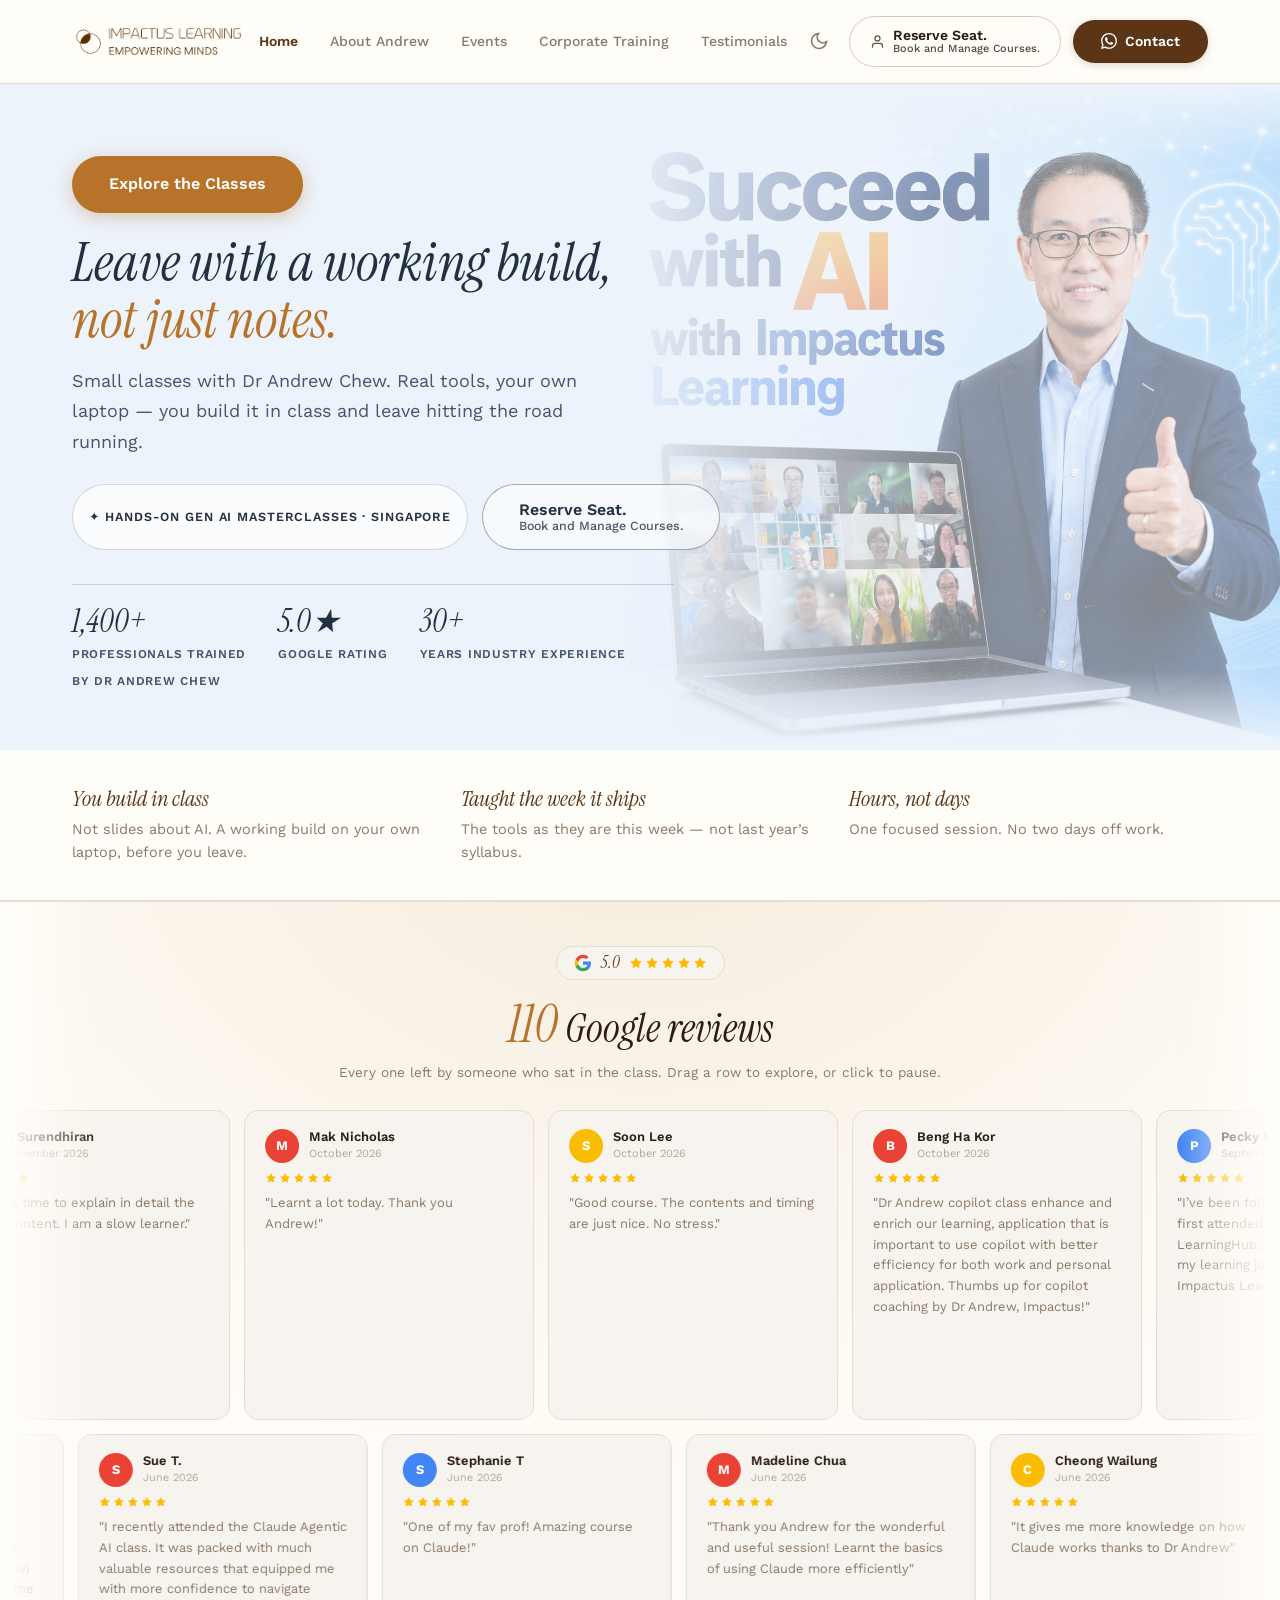
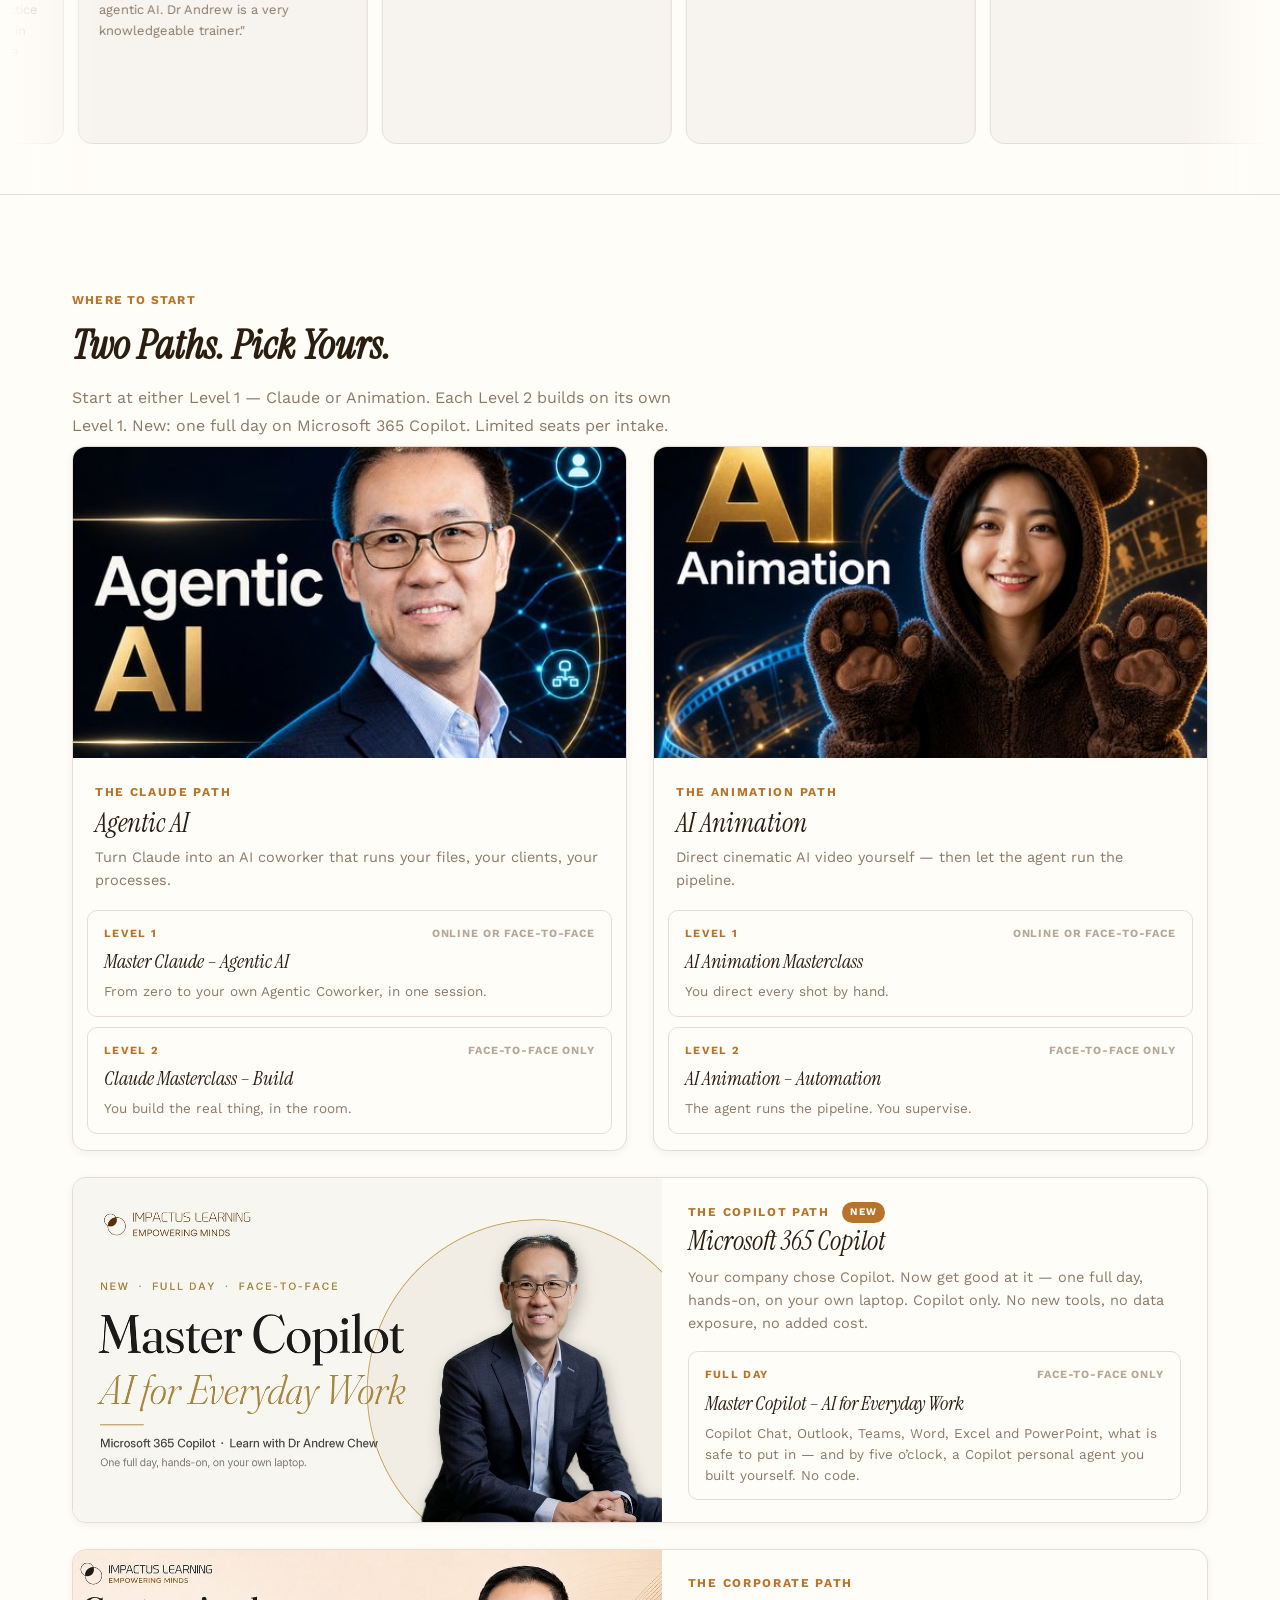
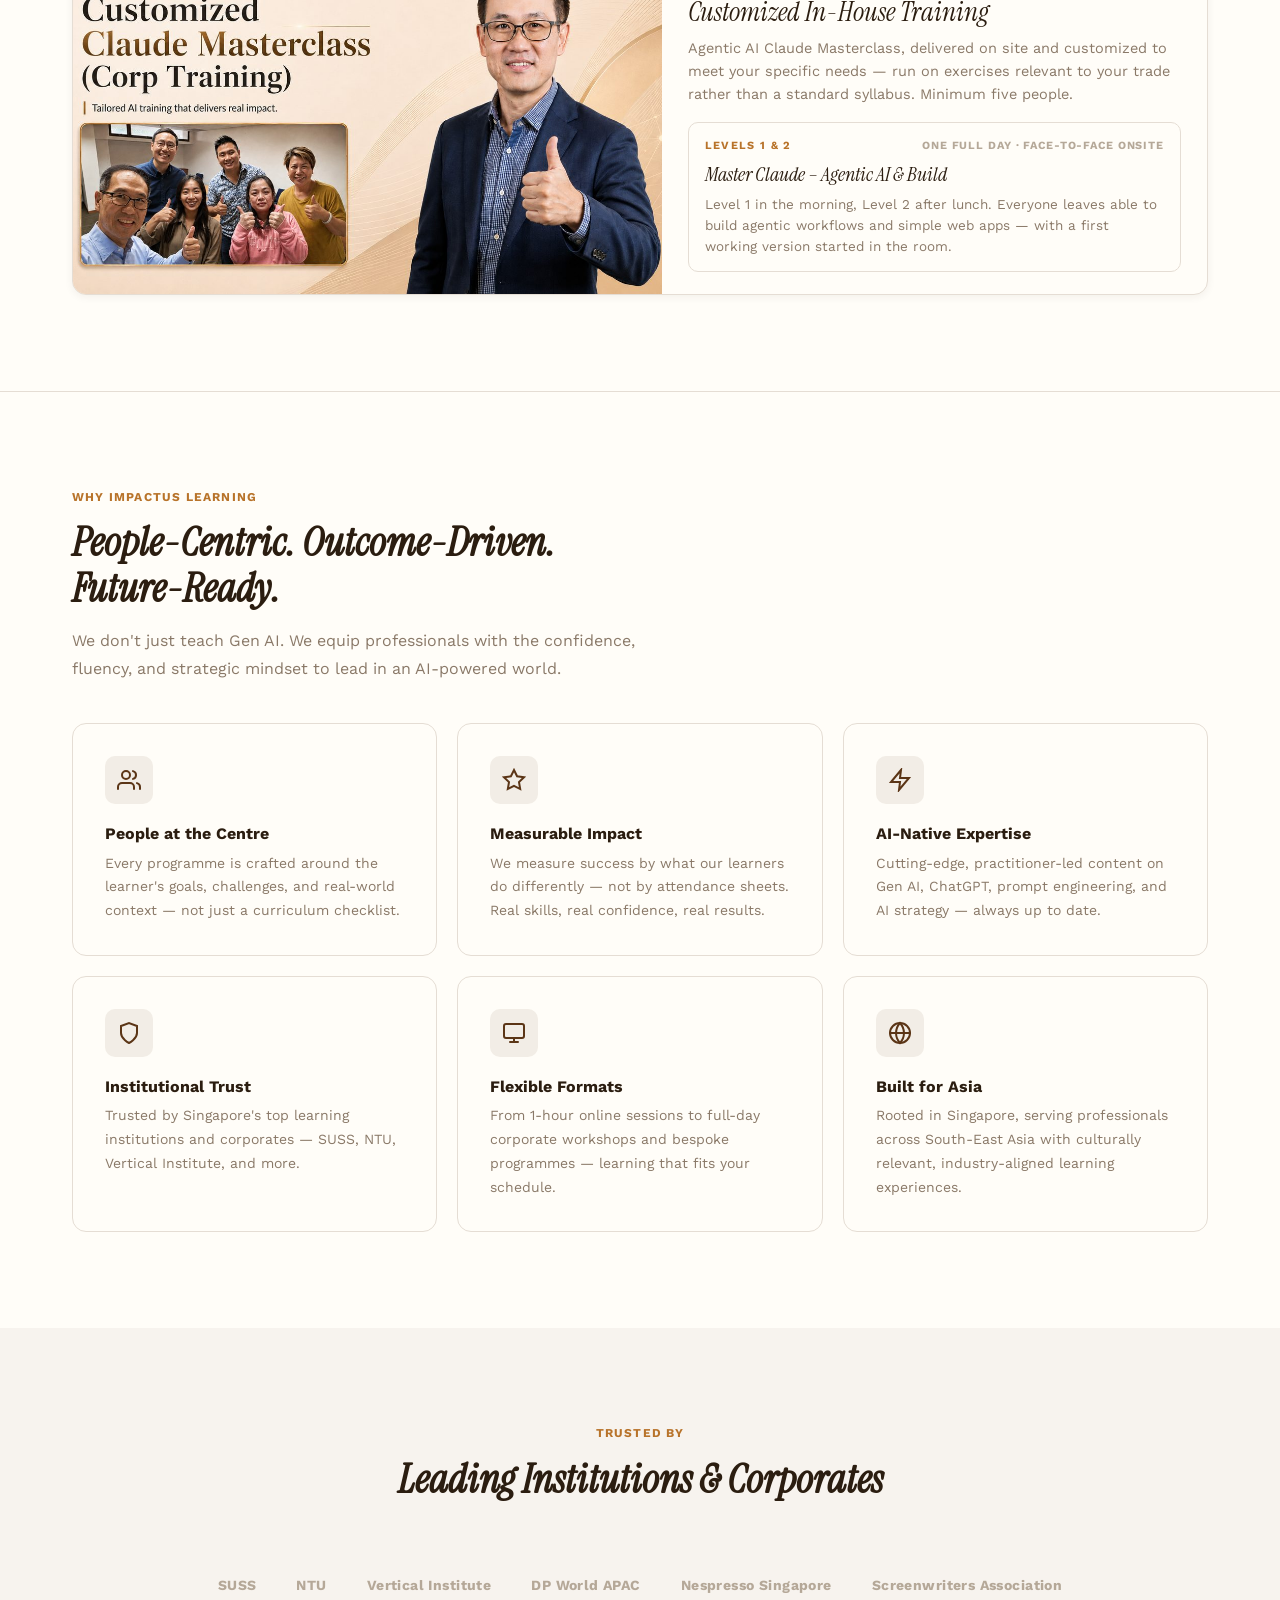
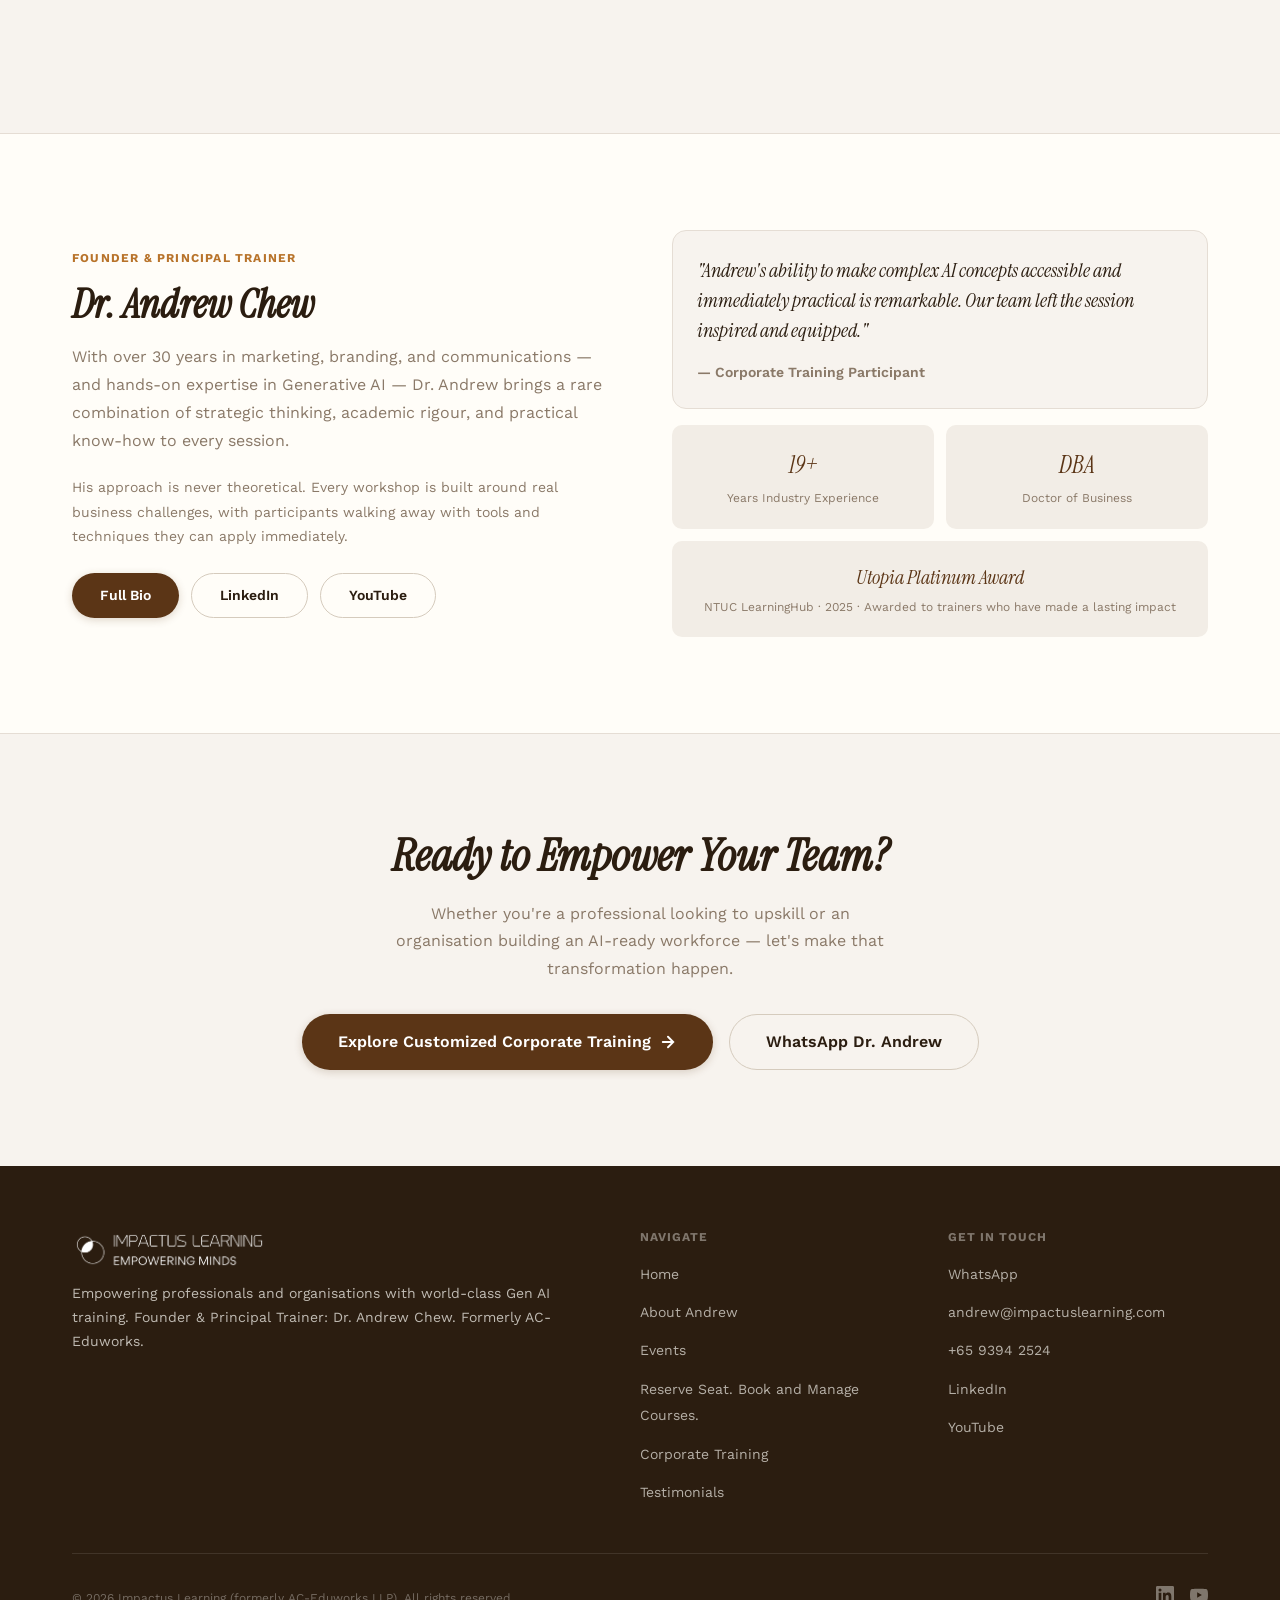
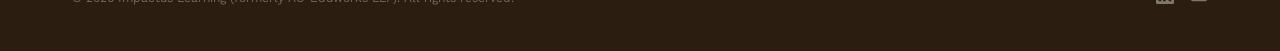
<file: index.html>
<!DOCTYPE html>
<html lang="en">
<head>
  <!-- Google tag (gtag.js) -->
  <script async src="https://www.googletagmanager.com/gtag/js?id=G-1ZG98XKEWS"></script>
  <script>
    window.dataLayer = window.dataLayer || [];
    function gtag(){dataLayer.push(arguments);}
    gtag('js', new Date());
    gtag('config', 'G-1ZG98XKEWS');
  </script>

  <!-- Tidy URL: strip GA link-decoration params (_gl, _ga, _gid, _gac_*) from the address
       bar AFTER gtag.js has read them. Cross-domain measurement still works; the visitor
       just never sees the junk. -->
  <script>
    (function () {
      var JUNK = /^(_gl|_ga|_gid|_gac_.*)$/;
      function tidyUrl() {
        try {
          var url = new URL(window.location.href), dirty = false;
          Array.from(url.searchParams.keys()).forEach(function (k) {
            if (JUNK.test(k)) { url.searchParams.delete(k); dirty = true; }
          });
          if (!dirty) return;
          var qs = url.searchParams.toString();
          history.replaceState(history.state, '', url.pathname + (qs ? '?' + qs : '') + url.hash);
        } catch (e) { /* no-op */ }
      }
      if (document.readyState === 'complete') tidyUrl();
      else window.addEventListener('load', tidyUrl);
    })();
  </script>

  <meta charset="UTF-8">
  <meta name="viewport" content="width=device-width, initial-scale=1.0">
  <meta name="color-scheme" content="light dark">
  <meta name="supported-color-schemes" content="light dark">
  <title>Impactus Learning — Empowering Minds</title>
  <meta name="description" content="Impactus Learning empowers professionals and organisations with world-class Gen AI training. Founder & Principal Trainer: Dr. Andrew Chew. Formerly AC-Eduworks.">
  <meta property="og:title" content="Impactus Learning — Empowering Minds">
  <meta property="og:description" content="Professional Gen AI training for marketing, sales, and creative teams. Practical, transformative, people-centric.">
  <link rel="preconnect" href="https://fonts.googleapis.com">
  <link rel="preconnect" href="https://fonts.gstatic.com" crossorigin>
  <link href="https://fonts.googleapis.com/css2?family=Instrument+Serif:ital@0;1&family=Work+Sans:wght@300..700&display=swap" rel="stylesheet">
  <link rel="stylesheet" href="css/style.css?v=landing-v11">
  <link rel="icon" type="image/x-icon" href="favicon.ico">
  <link rel="apple-touch-icon" href="images/apple-touch-icon.png">
</head>
<body>

  <!-- HEADER -->
  <header class="header">
    <div class="container">
      <nav class="nav">
        <a href="index.html" class="nav__logo">
          <img src="images/logo.png" alt="Impactus Learning — Empowering Minds" class="nav__logo-img">
        </a>

        <div class="nav__overlay"></div>
        <ul class="nav__links">
          <li class="nav__drawer-header">
            <span>Menu</span>
            <button class="nav__close" aria-label="Close menu">
              <svg width="18" height="18" viewBox="0 0 24 24" fill="none" stroke="currentColor" stroke-width="2.5" stroke-linecap="round"><path d="M18 6L6 18M6 6l12 12"/></svg>
            </button>
          </li>
          <li class="nav__portal-item"><a href="https://events.impactuslearning.com/portal/" target="_blank" rel="noopener"><svg width="16" height="16" viewBox="0 0 24 24" fill="none" stroke="currentColor" stroke-width="2" stroke-linecap="round" stroke-linejoin="round"><path d="M20 21v-2a4 4 0 0 0-4-4H8a4 4 0 0 0-4 4v2"/><circle cx="12" cy="7" r="4"/></svg> <span class="rs2"><span class="rs2__a">Reserve Seat.</span> <span class="rs2__b">Book and Manage Courses.</span></span></a></li>
                    <li><a href="index.html" class="active">Home</a></li>
          <li><a href="about.html">About Andrew</a></li>
          <li><a href="https://events.impactuslearning.com" target="_blank" rel="noopener">Events</a></li>
          <li><a href="training.html">Corporate Training</a></li>
          <li><a href="testimonials.html">Testimonials</a></li>
          <!-- <li><a href="rebrand.html">Our Story</a></li> -->
        </ul>

        <div class="nav__actions">
          <button class="theme-toggle" data-theme-toggle aria-label="Toggle theme">
            <svg width="20" height="20" viewBox="0 0 24 24" fill="none" stroke="currentColor" stroke-width="2"><path d="M21 12.79A9 9 0 1 1 11.21 3 7 7 0 0 0 21 12.79z"/></svg>
          </button>
          <a href="https://events.impactuslearning.com/portal/" class="btn btn--outline nav__portal" target="_blank" rel="noopener"><svg width="15" height="15" viewBox="0 0 24 24" fill="none" stroke="currentColor" stroke-width="2" stroke-linecap="round" stroke-linejoin="round"><path d="M20 21v-2a4 4 0 0 0-4-4H8a4 4 0 0 0-4 4v2"/><circle cx="12" cy="7" r="4"/></svg> <span class="rs2"><span class="rs2__a">Reserve Seat.</span> <span class="rs2__b">Book and Manage Courses.</span></span></a>
          <a href="https://wa.me/6593942524" class="btn btn--primary" target="_blank" rel="noopener">
            <svg width="16" height="16" viewBox="0 0 24 24" fill="currentColor"><path d="M17.472 14.382c-.297-.149-1.758-.867-2.03-.967-.273-.099-.471-.148-.67.15-.197.297-.767.966-.94 1.164-.173.199-.347.223-.644.075-.297-.15-1.255-.463-2.39-1.475-.883-.788-1.48-1.761-1.653-2.059-.173-.297-.018-.458.13-.606.134-.133.298-.347.446-.52.149-.174.198-.298.298-.497.099-.198.05-.371-.025-.52-.075-.149-.669-1.612-.916-2.207-.242-.579-.487-.5-.669-.51-.173-.008-.371-.01-.57-.01-.198 0-.52.074-.792.372-.272.297-1.04 1.016-1.04 2.479 0 1.462 1.065 2.875 1.213 3.074.149.198 2.096 3.2 5.077 4.487.709.306 1.262.489 1.694.625.712.227 1.36.195 1.871.118.571-.085 1.758-.719 2.006-1.413.248-.694.248-1.289.173-1.413-.074-.124-.272-.198-.57-.347m-5.421 7.403h-.004a9.87 9.87 0 01-5.031-1.378l-.361-.214-3.741.982.998-3.648-.235-.374a9.86 9.86 0 01-1.51-5.26c.001-5.45 4.436-9.884 9.888-9.884 2.64 0 5.122 1.03 6.988 2.898a9.825 9.825 0 012.893 6.994c-.003 5.45-4.437 9.884-9.885 9.884m8.413-18.297A11.815 11.815 0 0012.05 0C5.495 0 .16 5.335.157 11.892c0 2.096.547 4.142 1.588 5.945L.057 24l6.305-1.654a11.882 11.882 0 005.683 1.448h.005c6.554 0 11.89-5.335 11.893-11.893a11.821 11.821 0 00-3.48-8.413z"/></svg>
            Contact
          </a>
          <button class="nav__toggle" aria-label="Open menu">
            <svg width="24" height="24" viewBox="0 0 24 24" fill="none" stroke="currentColor" stroke-width="2"><path d="M3 12h18M3 6h18M3 18h18"/></svg>
          </button>
        </div>
      </nav>
    </div>
  </header>

  <!-- HERO — full-photo, outcome-led -->
  <section class="heroX">
    <div class="heroX__art">
      <img src="images/succeed-hero-banner.jpg" alt="Succeed with AI with Impactus Learning — Dr Andrew Chew, thumbs up beside a class on a video call" class="heroX__bg" loading="eager" fetchpriority="high">
    </div>
    <div class="container heroX__content">
      <a href="#paths" class="btn btn--lg btn--hero-gold heroX__cta-top">Explore the Classes</a>
      <h1 class="heroX__title">Leave with a working build, <span>not just notes.</span></h1>
      <p class="heroX__sub">Small classes with Dr Andrew Chew. Real tools, your own laptop &mdash; you build it in class and leave hitting the road running.</p>
      <div class="heroX__actions">
        <a href="#paths" class="heroX__badge heroX__badge--link">&#10022; Hands-on Gen AI masterclasses &middot; Singapore</a>
        <a href="https://events.impactuslearning.com/portal/" class="btn btn--lg btn--hero-ghost" target="_blank" rel="noopener"><span class="rs2"><span class="rs2__a">Reserve Seat.</span> <span class="rs2__b">Book and Manage Courses.</span></span></a>
      </div>
      <div class="heroX__proof">
        <div class="heroX__stat"><strong data-count="1400" data-suffix="+">0</strong><span>Professionals trained<br>by Dr Andrew Chew</span></div>
        <div class="heroX__stat"><strong>5.0&#9733;</strong><span>Google rating</span></div>
        <div class="heroX__stat"><strong data-count="30" data-suffix="+">0</strong><span>Years industry experience</span></div>
      </div>
    </div>
  </section>

  <!-- WHAT'S IN IT FOR YOU -->
  <section class="whyrow" data-animate>
    <div class="container">
      <div class="whyrow__grid">
        <div class="whyrow__item">
          <h3>You build in class</h3>
          <p>Not slides about AI. A working build on your own laptop, before you leave.</p>
        </div>
        <div class="whyrow__item">
          <h3>Taught the week it ships</h3>
          <p>The tools as they are this week &mdash; not last year&rsquo;s syllabus.</p>
        </div>
        <div class="whyrow__item">
          <h3>Hours, not days</h3>
          <p>One focused session. No two days off work.</p>
        </div>
      </div>
    </div>
  </section>

  <!-- GOOGLE REVIEWS - two counter-scrolling rows (top: newest first, bottom: oldest first) -->
  <section class="rvws" id="reviews" aria-label="Google reviews">
    <svg width="0" height="0" style="position:absolute" aria-hidden="true" focusable="false"><defs><symbol id="rvstar" viewBox="0 0 24 24"><path d="M12 2l3.09 6.26L22 9.27l-5 4.87 1.18 6.88L12 17.77l-6.18 3.25L7 14.14 2 9.27l6.91-1.01L12 2z"/></symbol></defs></svg>
    <div class="rvws__head">
      <span class="rvws__badge"><svg class="rvws__g" width="18" height="18" viewBox="0 0 24 24" xmlns="http://www.w3.org/2000/svg" aria-hidden="true"><path d="M22.56 12.25c0-.78-.07-1.53-.2-2.25H12v4.26h5.92c-.26 1.37-1.04 2.53-2.21 3.31v2.77h3.57c2.08-1.92 3.28-4.74 3.28-8.09z" fill="#4285F4"/><path d="M12 23c2.97 0 5.46-.98 7.28-2.66l-3.57-2.77c-.98.66-2.23 1.06-3.71 1.06-2.86 0-5.29-1.93-6.16-4.53H2.18v2.84C3.99 20.53 7.7 23 12 23z" fill="#34A853"/><path d="M5.84 14.09c-.22-.66-.35-1.36-.35-2.09s.13-1.43.35-2.09V7.07H2.18C1.43 8.55 1 10.22 1 12s.43 3.45 1.18 4.93l3.66-2.84z" fill="#FBBC05"/><path d="M12 5.38c1.62 0 3.06.56 4.21 1.64l3.15-3.15C17.45 2.09 14.97 1 12 1 7.7 1 3.99 3.47 2.18 7.07l3.66 2.84c.87-2.6 3.3-4.53 6.16-4.53z" fill="#EA4335"/></svg><span class="rvws__score">5.0</span><span class="rvws__stars"><svg class="rvst rvst--lg"><use href="#rvstar"/></svg><svg class="rvst rvst--lg"><use href="#rvstar"/></svg><svg class="rvst rvst--lg"><use href="#rvstar"/></svg><svg class="rvst rvst--lg"><use href="#rvstar"/></svg><svg class="rvst rvst--lg"><use href="#rvstar"/></svg></span></span>
      <h2 class="rvws__count"><strong>110</strong> Google reviews</h2>
      <p class="rvws__sub">Every one left by someone who sat in the class. Drag a row to explore, or click to pause.</p>
    </div>
    <div class="rvws__rows">
      <div class="rvws__vp">
        <div class="rvws__track rvws__track--a" id="rvwsRowTop" data-dir="left">
          <!-- === SET 1 (real reviews only) === -->
          <div class="review-card"><div class="review-card__top"><div class="review-card__avatar" style="background:#4285F4;">S</div><div><div class="review-card__name">S Surendhiran</div><div class="review-card__date">November 2026</div></div></div><div class="review-card__stars"><svg class="rvst"><use href="#rvstar"/></svg><svg class="rvst"><use href="#rvstar"/></svg><svg class="rvst"><use href="#rvstar"/></svg><svg class="rvst"><use href="#rvstar"/></svg><svg class="rvst"><use href="#rvstar"/></svg></div><p class="review-card__text">"Took his time to explain in detail the course content. I am a slow learner."</p></div>
          <div class="review-card"><div class="review-card__top"><div class="review-card__avatar" style="background:#EA4335;">M</div><div><div class="review-card__name">Mak Nicholas</div><div class="review-card__date">October 2026</div></div></div><div class="review-card__stars"><svg class="rvst"><use href="#rvstar"/></svg><svg class="rvst"><use href="#rvstar"/></svg><svg class="rvst"><use href="#rvstar"/></svg><svg class="rvst"><use href="#rvstar"/></svg><svg class="rvst"><use href="#rvstar"/></svg></div><p class="review-card__text">"Learnt a lot today. Thank you Andrew!"</p></div>
          <div class="review-card"><div class="review-card__top"><div class="review-card__avatar" style="background:#FBBC04;">S</div><div><div class="review-card__name">Soon Lee</div><div class="review-card__date">October 2026</div></div></div><div class="review-card__stars"><svg class="rvst"><use href="#rvstar"/></svg><svg class="rvst"><use href="#rvstar"/></svg><svg class="rvst"><use href="#rvstar"/></svg><svg class="rvst"><use href="#rvstar"/></svg><svg class="rvst"><use href="#rvstar"/></svg></div><p class="review-card__text">"Good course. The contents and timing are just nice. No stress."</p></div>
          <div class="review-card"><div class="review-card__top"><div class="review-card__avatar" style="background:#EA4335;">B</div><div><div class="review-card__name">Beng Ha Kor</div><div class="review-card__date">October 2026</div></div></div><div class="review-card__stars"><svg class="rvst"><use href="#rvstar"/></svg><svg class="rvst"><use href="#rvstar"/></svg><svg class="rvst"><use href="#rvstar"/></svg><svg class="rvst"><use href="#rvstar"/></svg><svg class="rvst"><use href="#rvstar"/></svg></div><p class="review-card__text">"Dr Andrew copilot class enhance and enrich our learning, application that is important to use copilot with better efficiency for both work and personal application. Thumbs up for copilot coaching by Dr Andrew, Impactus!"</p></div>
          <div class="review-card"><div class="review-card__top"><div class="review-card__avatar" style="background:#4285F4;">P</div><div><div class="review-card__name">Pecky Wan</div><div class="review-card__date">September 2026</div></div></div><div class="review-card__stars"><svg class="rvst"><use href="#rvstar"/></svg><svg class="rvst"><use href="#rvstar"/></svg><svg class="rvst"><use href="#rvstar"/></svg><svg class="rvst"><use href="#rvstar"/></svg><svg class="rvst"><use href="#rvstar"/></svg></div><p class="review-card__text">"I’ve been following Dr Andrew since I first attended his AI training at NTUC LearningHub, and now I’m continuing my learning journey with him at Impactus Learning."</p></div>
          <div class="review-card"><div class="review-card__top"><div class="review-card__avatar" style="background:#FBBC04;">A</div><div><div class="review-card__name">Andrew Chan</div><div class="review-card__date">September 2026</div></div></div><div class="review-card__stars"><svg class="rvst"><use href="#rvstar"/></svg><svg class="rvst"><use href="#rvstar"/></svg><svg class="rvst"><use href="#rvstar"/></svg><svg class="rvst"><use href="#rvstar"/></svg><svg class="rvst"><use href="#rvstar"/></svg></div><p class="review-card__text">"Excellent session. Learn very important fundamentals on the Claude application. No more guess work how to get it right."</p></div>
          <div class="review-card"><div class="review-card__top"><div class="review-card__avatar" style="background:#34A853;">J</div><div><div class="review-card__name">Jacky Ong</div><div class="review-card__date">September 2026</div></div></div><div class="review-card__stars"><svg class="rvst"><use href="#rvstar"/></svg><svg class="rvst"><use href="#rvstar"/></svg><svg class="rvst"><use href="#rvstar"/></svg><svg class="rvst"><use href="#rvstar"/></svg><svg class="rvst"><use href="#rvstar"/></svg></div><p class="review-card__text">"Dr Andrew taught me how to automate some of my work process, I will be saving a lot of time at work so I can work on higher level stuff, thank you Dr Andrew"</p></div>
          <div class="review-card"><div class="review-card__top"><div class="review-card__avatar" style="background:#34A853;">M</div><div><div class="review-card__name">Mike Teng</div><div class="review-card__date">September 2026</div></div></div><div class="review-card__stars"><svg class="rvst"><use href="#rvstar"/></svg><svg class="rvst"><use href="#rvstar"/></svg><svg class="rvst"><use href="#rvstar"/></svg><svg class="rvst"><use href="#rvstar"/></svg><svg class="rvst"><use href="#rvstar"/></svg></div><p class="review-card__text">"I had attended several programs conducted by Dr Andrew Chew. I found him to be a very professional, patient trainer and possessed lots of industry experiences. Keep up the good work"</p></div>
          <div class="review-card"><div class="review-card__top"><div class="review-card__avatar" style="background:#EA4335;">C</div><div><div class="review-card__name">caroline s</div><div class="review-card__date">September 2026</div></div></div><div class="review-card__stars"><svg class="rvst"><use href="#rvstar"/></svg><svg class="rvst"><use href="#rvstar"/></svg><svg class="rvst"><use href="#rvstar"/></svg><svg class="rvst"><use href="#rvstar"/></svg><svg class="rvst"><use href="#rvstar"/></svg></div><p class="review-card__text">"I’ve attended two of Andrew’s classes on Claude, and what I’ve learnt has already made a real difference to my work and workflows. He is a clear, patient and generous teacher who takes the time to understand your needs and make sure you understand the process."</p></div>
          <div class="review-card"><div class="review-card__top"><div class="review-card__avatar" style="background:#FBBC04;">A</div><div><div class="review-card__name">Advisory Joymgtservices</div><div class="review-card__date">August 2026</div></div></div><div class="review-card__stars"><svg class="rvst"><use href="#rvstar"/></svg><svg class="rvst"><use href="#rvstar"/></svg><svg class="rvst"><use href="#rvstar"/></svg><svg class="rvst"><use href="#rvstar"/></svg><svg class="rvst"><use href="#rvstar"/></svg></div><p class="review-card__text">"Dr. Andrew combines his wealth of corporate experience with cutting edge insight on the latest AI developments, resulting in a practical classroom experience that is engaging and relevant for all participants. Thank you Dr. Andrew for the excellent session!"</p></div>
          <div class="review-card"><div class="review-card__top"><div class="review-card__avatar" style="background:#4285F4;">G</div><div><div class="review-card__name">Gwen Law</div><div class="review-card__date">August 2026</div></div></div><div class="review-card__stars"><svg class="rvst"><use href="#rvstar"/></svg><svg class="rvst"><use href="#rvstar"/></svg><svg class="rvst"><use href="#rvstar"/></svg><svg class="rvst"><use href="#rvstar"/></svg><svg class="rvst"><use href="#rvstar"/></svg></div><p class="review-card__text">"I recently completed Claude training with Dr. Andrew and really enjoyed it. He explained everything clearly and made the training easy to understand and practical. I learned a lot of useful tips that I can apply to my daily work, couldn't wait to apply them in work. Highly recommended!"</p></div>
          <div class="review-card"><div class="review-card__top"><div class="review-card__avatar" style="background:#34A853;">J</div><div><div class="review-card__name">Jonathan Lim</div><div class="review-card__date">August 2026</div></div></div><div class="review-card__stars"><svg class="rvst"><use href="#rvstar"/></svg><svg class="rvst"><use href="#rvstar"/></svg><svg class="rvst"><use href="#rvstar"/></svg><svg class="rvst"><use href="#rvstar"/></svg><svg class="rvst"><use href="#rvstar"/></svg></div><p class="review-card__text">"Excellent knowledge and delivery"</p></div>
          <div class="review-card"><div class="review-card__top"><div class="review-card__avatar" style="background:#FBBC04;">L</div><div><div class="review-card__name">Luke Tan</div><div class="review-card__date">August 2026</div></div></div><div class="review-card__stars"><svg class="rvst"><use href="#rvstar"/></svg><svg class="rvst"><use href="#rvstar"/></svg><svg class="rvst"><use href="#rvstar"/></svg><svg class="rvst"><use href="#rvstar"/></svg><svg class="rvst"><use href="#rvstar"/></svg></div><p class="review-card__text">"After attending it, I can confidently say it was an excellent decision and one of the most worthwhile uses of my precious time in recent memory."</p></div>
          <div class="review-card"><div class="review-card__top"><div class="review-card__avatar" style="background:#EA4335;">J</div><div><div class="review-card__name">Joyce Wam</div><div class="review-card__date">August 2026</div></div></div><div class="review-card__stars"><svg class="rvst"><use href="#rvstar"/></svg><svg class="rvst"><use href="#rvstar"/></svg><svg class="rvst"><use href="#rvstar"/></svg><svg class="rvst"><use href="#rvstar"/></svg><svg class="rvst"><use href="#rvstar"/></svg></div><p class="review-card__text">"Better understand Claude terminology or jargon for a layman. Dr Andrew was able to deliver and link it well!"</p></div>
          <div class="review-card"><div class="review-card__top"><div class="review-card__avatar" style="background:#4285F4;">B</div><div><div class="review-card__name">Bee Sin</div><div class="review-card__date">August 2026</div></div></div><div class="review-card__stars"><svg class="rvst"><use href="#rvstar"/></svg><svg class="rvst"><use href="#rvstar"/></svg><svg class="rvst"><use href="#rvstar"/></svg><svg class="rvst"><use href="#rvstar"/></svg><svg class="rvst"><use href="#rvstar"/></svg></div><p class="review-card__text">"Dr Andrew's class was engaging and well-structured. The explanations were clear and easy to understand, and the examples helped reinforce the key concepts. He was good in problem solving with the precise prompts. Overall, it was an enjoyable and valuable learning experience."</p></div>
          <div class="review-card"><div class="review-card__top"><div class="review-card__avatar" style="background:#34A853;">J</div><div><div class="review-card__name">Joshua Goh</div><div class="review-card__date">August 2026</div></div></div><div class="review-card__stars"><svg class="rvst"><use href="#rvstar"/></svg><svg class="rvst"><use href="#rvstar"/></svg><svg class="rvst"><use href="#rvstar"/></svg><svg class="rvst"><use href="#rvstar"/></svg><svg class="rvst"><use href="#rvstar"/></svg></div><p class="review-card__text">"Awesome instructor, Dr Andrew Chew and he was able to simplify the steps and explain each step clearly and in an interactive way that made learning so much easier and enjoyable !!"</p></div>
          <div class="review-card"><div class="review-card__top"><div class="review-card__avatar" style="background:#4285F4;">V</div><div><div class="review-card__name">Violet Ngan</div><div class="review-card__date">August 2026</div></div></div><div class="review-card__stars"><svg class="rvst"><use href="#rvstar"/></svg><svg class="rvst"><use href="#rvstar"/></svg><svg class="rvst"><use href="#rvstar"/></svg><svg class="rvst"><use href="#rvstar"/></svg><svg class="rvst"><use href="#rvstar"/></svg></div><p class="review-card__text">"Eye-opening and empowering! Dr Andrew Chew’s Impactus Learning Master Claude Agentic AI course opened my eyes to how much Claude can actually do. I was amazed that we could create a live website with minimal effort and learn how AI can simplify and automate everyday tasks."</p></div>
          <div class="review-card"><div class="review-card__top"><div class="review-card__avatar" style="background:#34A853;">A</div><div><div class="review-card__name">Agape Ko</div><div class="review-card__date">August 2026</div></div></div><div class="review-card__stars"><svg class="rvst"><use href="#rvstar"/></svg><svg class="rvst"><use href="#rvstar"/></svg><svg class="rvst"><use href="#rvstar"/></svg><svg class="rvst"><use href="#rvstar"/></svg><svg class="rvst"><use href="#rvstar"/></svg></div><p class="review-card__text">"Dr Andrew handholds u to create your own LIVE website during class !! Im gonna make many many websites for my biz~ &amp; attend ALL Ur classes~~~"</p></div>
          <div class="review-card"><div class="review-card__top"><div class="review-card__avatar" style="background:#FBBC04;">B</div><div><div class="review-card__name">barkathunnisha abu bakar</div><div class="review-card__date">August 2026</div></div></div><div class="review-card__stars"><svg class="rvst"><use href="#rvstar"/></svg><svg class="rvst"><use href="#rvstar"/></svg><svg class="rvst"><use href="#rvstar"/></svg><svg class="rvst"><use href="#rvstar"/></svg><svg class="rvst"><use href="#rvstar"/></svg></div><p class="review-card__text">"I attended the Claude Masterclass and it exceeded my expectations. Andrew is a clear, structured, and genuinely friendly instructor — he makes the material easy to pick up regardless of your starting point."</p></div>
          <div class="review-card"><div class="review-card__top"><div class="review-card__avatar" style="background:#EA4335;">H</div><div><div class="review-card__name">Honey Jellus</div><div class="review-card__date">July 2026</div></div></div><div class="review-card__stars"><svg class="rvst"><use href="#rvstar"/></svg><svg class="rvst"><use href="#rvstar"/></svg><svg class="rvst"><use href="#rvstar"/></svg><svg class="rvst"><use href="#rvstar"/></svg><svg class="rvst"><use href="#rvstar"/></svg></div><p class="review-card__text">"Enjoyed Andrew's class. He is always patient. Glad to learn what Gemini Live in mobile can do."</p></div>
          <div class="review-card"><div class="review-card__top"><div class="review-card__avatar" style="background:#4285F4;">L</div><div><div class="review-card__name">Lin He</div><div class="review-card__date">July 2026</div></div></div><div class="review-card__stars"><svg class="rvst"><use href="#rvstar"/></svg><svg class="rvst"><use href="#rvstar"/></svg><svg class="rvst"><use href="#rvstar"/></svg><svg class="rvst"><use href="#rvstar"/></svg><svg class="rvst"><use href="#rvstar"/></svg></div><p class="review-card__text">"I've attended the AI class taught by DR Andrew. He's a helpful, jovial instructor who is willing to teach. His class is interesting."</p></div>
          <div class="review-card"><div class="review-card__top"><div class="review-card__avatar" style="background:#34A853;">A</div><div><div class="review-card__name">Atwood Chai</div><div class="review-card__date">July 2026</div></div></div><div class="review-card__stars"><svg class="rvst"><use href="#rvstar"/></svg><svg class="rvst"><use href="#rvstar"/></svg><svg class="rvst"><use href="#rvstar"/></svg><svg class="rvst"><use href="#rvstar"/></svg><svg class="rvst"><use href="#rvstar"/></svg></div><p class="review-card__text">"Dr.Andrew is always my best tutor in AI. Five stars is not enough"</p></div>
          <div class="review-card"><div class="review-card__top"><div class="review-card__avatar" style="background:#EA4335;">H</div><div><div class="review-card__name">hoe yang whee</div><div class="review-card__date">July 2026</div></div></div><div class="review-card__stars"><svg class="rvst"><use href="#rvstar"/></svg><svg class="rvst"><use href="#rvstar"/></svg><svg class="rvst"><use href="#rvstar"/></svg><svg class="rvst"><use href="#rvstar"/></svg><svg class="rvst"><use href="#rvstar"/></svg></div><p class="review-card__text">"A very knowledgeable and informative lecturer who is always waiting to share his knowledge ."</p></div>
          <div class="review-card"><div class="review-card__top"><div class="review-card__avatar" style="background:#FBBC04;">W</div><div><div class="review-card__name">Wong WT</div><div class="review-card__date">July 2026</div></div></div><div class="review-card__stars"><svg class="rvst"><use href="#rvstar"/></svg><svg class="rvst"><use href="#rvstar"/></svg><svg class="rvst"><use href="#rvstar"/></svg><svg class="rvst"><use href="#rvstar"/></svg><svg class="rvst"><use href="#rvstar"/></svg></div><p class="review-card__text">"Learned great AI tools"</p></div>
          <div class="review-card"><div class="review-card__top"><div class="review-card__avatar" style="background:#4285F4;">J</div><div><div class="review-card__name">Jeffrey Loke</div><div class="review-card__date">July 2026</div></div></div><div class="review-card__stars"><svg class="rvst"><use href="#rvstar"/></svg><svg class="rvst"><use href="#rvstar"/></svg><svg class="rvst"><use href="#rvstar"/></svg><svg class="rvst"><use href="#rvstar"/></svg><svg class="rvst"><use href="#rvstar"/></svg></div><p class="review-card__text">"Andrew is an excellent trainer who is able to explain the steps and concept in detail on the basics of Claude and Claude Cowork plus using it to create websites and PowerPoint. I would highly recommend him"</p></div>
          <div class="review-card"><div class="review-card__top"><div class="review-card__avatar" style="background:#34A853;">C</div><div><div class="review-card__name">Chan Loong</div><div class="review-card__date">July 2026</div></div></div><div class="review-card__stars"><svg class="rvst"><use href="#rvstar"/></svg><svg class="rvst"><use href="#rvstar"/></svg><svg class="rvst"><use href="#rvstar"/></svg><svg class="rvst"><use href="#rvstar"/></svg><svg class="rvst"><use href="#rvstar"/></svg></div><p class="review-card__text">"Learnt a lot from Dr. Andrew's courses as a newbie in AI. He prepares you well for the sessions and is practical with the use cases and always wanting to show more. Strongly recommended."</p></div>
          <div class="review-card"><div class="review-card__top"><div class="review-card__avatar" style="background:#EA4335;">F</div><div><div class="review-card__name">Faye Lam</div><div class="review-card__date">July 2026</div></div></div><div class="review-card__stars"><svg class="rvst"><use href="#rvstar"/></svg><svg class="rvst"><use href="#rvstar"/></svg><svg class="rvst"><use href="#rvstar"/></svg><svg class="rvst"><use href="#rvstar"/></svg><svg class="rvst"><use href="#rvstar"/></svg></div><p class="review-card__text">"Very useful to learn it"</p></div>
          <div class="review-card"><div class="review-card__top"><div class="review-card__avatar" style="background:#FBBC04;">J</div><div><div class="review-card__name">joyce low</div><div class="review-card__date">July 2026</div></div></div><div class="review-card__stars"><svg class="rvst"><use href="#rvstar"/></svg><svg class="rvst"><use href="#rvstar"/></svg><svg class="rvst"><use href="#rvstar"/></svg><svg class="rvst"><use href="#rvstar"/></svg><svg class="rvst"><use href="#rvstar"/></svg></div><p class="review-card__text">"Very useful"</p></div>
          <div class="review-card"><div class="review-card__top"><div class="review-card__avatar" style="background:#4285F4;">W</div><div><div class="review-card__name">wang jin</div><div class="review-card__date">July 2026</div></div></div><div class="review-card__stars"><svg class="rvst"><use href="#rvstar"/></svg><svg class="rvst"><use href="#rvstar"/></svg><svg class="rvst"><use href="#rvstar"/></svg><svg class="rvst"><use href="#rvstar"/></svg><svg class="rvst"><use href="#rvstar"/></svg></div><p class="review-card__text">"Very nice experience with Andrew"</p></div>
          <div class="review-card"><div class="review-card__top"><div class="review-card__avatar" style="background:#34A853;">G</div><div><div class="review-card__name">Gee Mayu</div><div class="review-card__date">July 2026</div></div></div><div class="review-card__stars"><svg class="rvst"><use href="#rvstar"/></svg><svg class="rvst"><use href="#rvstar"/></svg><svg class="rvst"><use href="#rvstar"/></svg><svg class="rvst"><use href="#rvstar"/></svg><svg class="rvst"><use href="#rvstar"/></svg></div><p class="review-card__text">"Dr. Andrew is a fantastic teacher. He explains concepts clearly and breaks things down in a way that's easy to follow, no matter your background."</p></div>
          <div class="review-card"><div class="review-card__top"><div class="review-card__avatar" style="background:#4285F4;">B</div><div><div class="review-card__name">Bintu Azizan</div><div class="review-card__date">July 2026</div></div></div><div class="review-card__stars"><svg class="rvst"><use href="#rvstar"/></svg><svg class="rvst"><use href="#rvstar"/></svg><svg class="rvst"><use href="#rvstar"/></svg><svg class="rvst"><use href="#rvstar"/></svg><svg class="rvst"><use href="#rvstar"/></svg></div><p class="review-card__text">"Good sharing & training for beginners on AI. I’ve learnt using AI- Claude, Google Flow, Suno, Capcut. It was amazing. Mr Andrew is very helpful. Thank you!"</p></div>
          <div class="review-card"><div class="review-card__top"><div class="review-card__avatar" style="background:#34A853;">H</div><div><div class="review-card__name">Hakim Razali</div><div class="review-card__date">July 2026</div></div></div><div class="review-card__stars"><svg class="rvst"><use href="#rvstar"/></svg><svg class="rvst"><use href="#rvstar"/></svg><svg class="rvst"><use href="#rvstar"/></svg><svg class="rvst"><use href="#rvstar"/></svg><svg class="rvst"><use href="#rvstar"/></svg></div><p class="review-card__text">"good session with Andrew! 👍🏽"</p></div>
          <div class="review-card"><div class="review-card__top"><div class="review-card__avatar" style="background:#EA4335;">J</div><div><div class="review-card__name">Jane Koon</div><div class="review-card__date">July 2026</div></div></div><div class="review-card__stars"><svg class="rvst"><use href="#rvstar"/></svg><svg class="rvst"><use href="#rvstar"/></svg><svg class="rvst"><use href="#rvstar"/></svg><svg class="rvst"><use href="#rvstar"/></svg><svg class="rvst"><use href="#rvstar"/></svg></div><p class="review-card__text">"Dr Andrew Chew is a very experienced trainer and I’ve attended a few AI classes conducted by him. I’ve attended his Automation Masterclass today July 10, 2026. It’s an eye opening experience to explore Google Flow & recap CapCut and I always love to use Suno for music creation"</p></div>
          <div class="review-card"><div class="review-card__top"><div class="review-card__avatar" style="background:#4285F4;">U</div><div><div class="review-card__name">Uncle In Singlet</div><div class="review-card__date">July 2026</div></div></div><div class="review-card__stars"><svg class="rvst"><use href="#rvstar"/></svg><svg class="rvst"><use href="#rvstar"/></svg><svg class="rvst"><use href="#rvstar"/></svg><svg class="rvst"><use href="#rvstar"/></svg><svg class="rvst"><use href="#rvstar"/></svg></div><p class="review-card__text">"I had the opportunity to attend an almost 4-hour Claude masterclass, and it was absolutely worth every minute. The session was practical, insightful, and packed with real-world workflows rather than just theory."</p></div>
          <div class="review-card"><div class="review-card__top"><div class="review-card__avatar" style="background:#FBBC04;">F</div><div><div class="review-card__name">Fiona Leong</div><div class="review-card__date">July 2026</div></div></div><div class="review-card__stars"><svg class="rvst"><use href="#rvstar"/></svg><svg class="rvst"><use href="#rvstar"/></svg><svg class="rvst"><use href="#rvstar"/></svg><svg class="rvst"><use href="#rvstar"/></svg><svg class="rvst"><use href="#rvstar"/></svg></div><p class="review-card__text">"I’ve always enjoyed Andrew’s teaching. He’s very knowledgeable, eloquent, patient and approachable and his classes are well-paced so no one gets left behind. Most importantly, he genuinely makes an effort to share his knowledge with everyone so that everyone benefits."</p></div>
          <div class="review-card"><div class="review-card__top"><div class="review-card__avatar" style="background:#34A853;">V</div><div><div class="review-card__name">Vincent Cheok</div><div class="review-card__date">July 2026</div></div></div><div class="review-card__stars"><svg class="rvst"><use href="#rvstar"/></svg><svg class="rvst"><use href="#rvstar"/></svg><svg class="rvst"><use href="#rvstar"/></svg><svg class="rvst"><use href="#rvstar"/></svg><svg class="rvst"><use href="#rvstar"/></svg></div><p class="review-card__text">"The session was helpful and insightful - even for people already using AI on a daily basis. Dr Andrew was very patient in explaining some of the capabilities of Claude and showing the step-by-step process, which really is the part many of us get lost when trying to get Claude to do something."</p></div>
          <div class="review-card"><div class="review-card__top"><div class="review-card__avatar" style="background:#EA4335;">S</div><div><div class="review-card__name">Siewlam Tay</div><div class="review-card__date">July 2026</div></div></div><div class="review-card__stars"><svg class="rvst"><use href="#rvstar"/></svg><svg class="rvst"><use href="#rvstar"/></svg><svg class="rvst"><use href="#rvstar"/></svg><svg class="rvst"><use href="#rvstar"/></svg><svg class="rvst"><use href="#rvstar"/></svg></div><p class="review-card__text">"I am impressed with Andrew’s generous sharing during the short one hour Claude session. He is also patient with participants who ask questions or encounter issues. Thank you, Andrew"</p></div>
          <div class="review-card"><div class="review-card__top"><div class="review-card__avatar" style="background:#4285F4;">T</div><div><div class="review-card__name">Teresa Tay</div><div class="review-card__date">July 2026</div></div></div><div class="review-card__stars"><svg class="rvst"><use href="#rvstar"/></svg><svg class="rvst"><use href="#rvstar"/></svg><svg class="rvst"><use href="#rvstar"/></svg><svg class="rvst"><use href="#rvstar"/></svg><svg class="rvst"><use href="#rvstar"/></svg></div><p class="review-card__text">"The trainer is knowledgeable and patient in answering participants' queries."</p></div>
          <div class="review-card"><div class="review-card__top"><div class="review-card__avatar" style="background:#34A853;">C</div><div><div class="review-card__name">Charlotte Chang</div><div class="review-card__date">July 2026</div></div></div><div class="review-card__stars"><svg class="rvst"><use href="#rvstar"/></svg><svg class="rvst"><use href="#rvstar"/></svg><svg class="rvst"><use href="#rvstar"/></svg><svg class="rvst"><use href="#rvstar"/></svg><svg class="rvst"><use href="#rvstar"/></svg></div><p class="review-card__text">"Dr Chew is very knowledgeable, patient, helpful and outstanding and professional. He is approachable, well-prepared, and explained topics with clarity and real-world relevance."</p></div>
          <div class="review-card"><div class="review-card__top"><div class="review-card__avatar" style="background:#FBBC04;">A</div><div><div class="review-card__name">Angela Tan</div><div class="review-card__date">July 2026</div></div></div><div class="review-card__stars"><svg class="rvst"><use href="#rvstar"/></svg><svg class="rvst"><use href="#rvstar"/></svg><svg class="rvst"><use href="#rvstar"/></svg><svg class="rvst"><use href="#rvstar"/></svg><svg class="rvst"><use href="#rvstar"/></svg></div><p class="review-card__text">"Fantastic session by Dr. Andrew Chew! Highly informative, and packed with practical insights on getting the most out of Claude. His teaching style is top-notch. Thanks for sharing!"</p></div>
          <div class="review-card"><div class="review-card__top"><div class="review-card__avatar" style="background:#4285F4;">P</div><div><div class="review-card__name">Patricia Wong</div><div class="review-card__date">July 2026</div></div></div><div class="review-card__stars"><svg class="rvst"><use href="#rvstar"/></svg><svg class="rvst"><use href="#rvstar"/></svg><svg class="rvst"><use href="#rvstar"/></svg><svg class="rvst"><use href="#rvstar"/></svg><svg class="rvst"><use href="#rvstar"/></svg></div><p class="review-card__text">"This 1hr+ course drew out several hidden gems in the free version of Claude ai, e.g., free features such as connectors, skills, plugins, projects."</p></div>
          <div class="review-card"><div class="review-card__top"><div class="review-card__avatar" style="background:#34A853;">J</div><div><div class="review-card__name">Jean Tan</div><div class="review-card__date">July 2026</div></div></div><div class="review-card__stars"><svg class="rvst"><use href="#rvstar"/></svg><svg class="rvst"><use href="#rvstar"/></svg><svg class="rvst"><use href="#rvstar"/></svg><svg class="rvst"><use href="#rvstar"/></svg><svg class="rvst"><use href="#rvstar"/></svg></div><p class="review-card__text">"Great Eye Opener on Claude's Intelligence & its applications especially for all working adults who strongly desire to stay on top of the AI's challenges in the work place. Strongly & Highly Recommended !!"</p></div>
          <div class="review-card"><div class="review-card__top"><div class="review-card__avatar" style="background:#EA4335;">G</div><div><div class="review-card__name">Geraldine Wee</div><div class="review-card__date">July 2026</div></div></div><div class="review-card__stars"><svg class="rvst"><use href="#rvstar"/></svg><svg class="rvst"><use href="#rvstar"/></svg><svg class="rvst"><use href="#rvstar"/></svg><svg class="rvst"><use href="#rvstar"/></svg><svg class="rvst"><use href="#rvstar"/></svg></div><p class="review-card__text">"Dr Andrew is a great trainer and always over delivers. Learnt lots from him"</p></div>
          <div class="review-card"><div class="review-card__top"><div class="review-card__avatar" style="background:#FBBC04;">A</div><div><div class="review-card__name">Atwood Chai</div><div class="review-card__date">July 2026</div></div></div><div class="review-card__stars"><svg class="rvst"><use href="#rvstar"/></svg><svg class="rvst"><use href="#rvstar"/></svg><svg class="rvst"><use href="#rvstar"/></svg><svg class="rvst"><use href="#rvstar"/></svg><svg class="rvst"><use href="#rvstar"/></svg></div><p class="review-card__text">"I attended Dr. Andrew Chew's online talk, &ldquo;What Claude Can Actually Do&rdquo;, and it was truly an eye opening and valuable learning experience."</p></div>
          <div class="review-card"><div class="review-card__top"><div class="review-card__avatar" style="background:#4285F4;">E</div><div><div class="review-card__name">Elaine Tan</div><div class="review-card__date">July 2026</div></div></div><div class="review-card__stars"><svg class="rvst"><use href="#rvstar"/></svg><svg class="rvst"><use href="#rvstar"/></svg><svg class="rvst"><use href="#rvstar"/></svg><svg class="rvst"><use href="#rvstar"/></svg><svg class="rvst"><use href="#rvstar"/></svg></div><p class="review-card__text">"Clear sharing and interactive with participants by dr Andrew. Interested to learn more about Claude and create webpage for my business"</p></div>
          <div class="review-card"><div class="review-card__top"><div class="review-card__avatar" style="background:#34A853;">J</div><div><div class="review-card__name">Jovin Soh</div><div class="review-card__date">July 2026</div></div></div><div class="review-card__stars"><svg class="rvst"><use href="#rvstar"/></svg><svg class="rvst"><use href="#rvstar"/></svg><svg class="rvst"><use href="#rvstar"/></svg><svg class="rvst"><use href="#rvstar"/></svg><svg class="rvst"><use href="#rvstar"/></svg></div><p class="review-card__text">"Dr Andrew was patient and detailed in his explanations regarding the software - Claude! Great personality and overall I enjoyed the class with its many takeaways! Thank youu !! 😁"</p></div>
          <div class="review-card"><div class="review-card__top"><div class="review-card__avatar" style="background:#EA4335;">A</div><div><div class="review-card__name">Adeline Koh</div><div class="review-card__date">July 2026</div></div></div><div class="review-card__stars"><svg class="rvst"><use href="#rvstar"/></svg><svg class="rvst"><use href="#rvstar"/></svg><svg class="rvst"><use href="#rvstar"/></svg><svg class="rvst"><use href="#rvstar"/></svg><svg class="rvst"><use href="#rvstar"/></svg></div><p class="review-card__text">"Just within 1 hour of zoom class with Dr Andrew, I already learning something new in Claude. Amazing and awesome class always! Thank you, Dr Andrew! 😊"</p></div>
          <div class="review-card"><div class="review-card__top"><div class="review-card__avatar" style="background:#FBBC04;">W</div><div><div class="review-card__name">Wende Chee</div><div class="review-card__date">July 2026</div></div></div><div class="review-card__stars"><svg class="rvst"><use href="#rvstar"/></svg><svg class="rvst"><use href="#rvstar"/></svg><svg class="rvst"><use href="#rvstar"/></svg><svg class="rvst"><use href="#rvstar"/></svg><svg class="rvst"><use href="#rvstar"/></svg></div><p class="review-card__text">"Fun class and a lot to learn! Thank you very much Andrew!"</p></div>
          <div class="review-card"><div class="review-card__top"><div class="review-card__avatar" style="background:#4285F4;">T</div><div><div class="review-card__name">Tiong Eng Tan</div><div class="review-card__date">July 2026</div></div></div><div class="review-card__stars"><svg class="rvst"><use href="#rvstar"/></svg><svg class="rvst"><use href="#rvstar"/></svg><svg class="rvst"><use href="#rvstar"/></svg><svg class="rvst"><use href="#rvstar"/></svg><svg class="rvst"><use href="#rvstar"/></svg></div><p class="review-card__text">"Excellent sharing!"</p></div>
          <div class="review-card"><div class="review-card__top"><div class="review-card__avatar" style="background:#34A853;">T</div><div><div class="review-card__name">Thomas Tay</div><div class="review-card__date">July 2026</div></div></div><div class="review-card__stars"><svg class="rvst"><use href="#rvstar"/></svg><svg class="rvst"><use href="#rvstar"/></svg><svg class="rvst"><use href="#rvstar"/></svg><svg class="rvst"><use href="#rvstar"/></svg><svg class="rvst"><use href="#rvstar"/></svg></div><p class="review-card__text">"Very knowledgeable. Will help you to improve your productivity and knowledge in using AI tools, especially Claude."</p></div>
          <div class="review-card"><div class="review-card__top"><div class="review-card__avatar" style="background:#EA4335;">C</div><div><div class="review-card__name">Chew Puay Hoon</div><div class="review-card__date">July 2026</div></div></div><div class="review-card__stars"><svg class="rvst"><use href="#rvstar"/></svg><svg class="rvst"><use href="#rvstar"/></svg><svg class="rvst"><use href="#rvstar"/></svg><svg class="rvst"><use href="#rvstar"/></svg><svg class="rvst"><use href="#rvstar"/></svg></div><p class="review-card__text">"Andrew's session was engaging and helpful for first timer using Claude. Thank you Andrew!"</p></div>
          <div class="review-card"><div class="review-card__top"><div class="review-card__avatar" style="background:#FBBC04;">V</div><div><div class="review-card__name">Valerie Lau</div><div class="review-card__date">July 2026</div></div></div><div class="review-card__stars"><svg class="rvst"><use href="#rvstar"/></svg><svg class="rvst"><use href="#rvstar"/></svg><svg class="rvst"><use href="#rvstar"/></svg><svg class="rvst"><use href="#rvstar"/></svg><svg class="rvst"><use href="#rvstar"/></svg></div><p class="review-card__text">"Thanks Dr Andrew for an enthusiastic and knowledgeable session!"</p></div>
          <div class="review-card"><div class="review-card__top"><div class="review-card__avatar" style="background:#4285F4;">V</div><div><div class="review-card__name">Victoria Toh</div><div class="review-card__date">July 2026</div></div></div><div class="review-card__stars"><svg class="rvst"><use href="#rvstar"/></svg><svg class="rvst"><use href="#rvstar"/></svg><svg class="rvst"><use href="#rvstar"/></svg><svg class="rvst"><use href="#rvstar"/></svg><svg class="rvst"><use href="#rvstar"/></svg></div><p class="review-card__text">"Dr Andrew is very patient, enthusiastic, and very engaging. This hour has been well spent."</p></div>
          <div class="review-card"><div class="review-card__top"><div class="review-card__avatar" style="background:#34A853;">P</div><div><div class="review-card__name">Phoebe Lin</div><div class="review-card__date">July 2026</div></div></div><div class="review-card__stars"><svg class="rvst"><use href="#rvstar"/></svg><svg class="rvst"><use href="#rvstar"/></svg><svg class="rvst"><use href="#rvstar"/></svg><svg class="rvst"><use href="#rvstar"/></svg><svg class="rvst"><use href="#rvstar"/></svg></div><p class="review-card__text">"Learnt so much about Claude through this session. Thanks for the informative teachings."</p></div>
          <div class="review-card"><div class="review-card__top"><div class="review-card__avatar" style="background:#EA4335;">I</div><div><div class="review-card__name">Irene</div><div class="review-card__date">July 2026</div></div></div><div class="review-card__stars"><svg class="rvst"><use href="#rvstar"/></svg><svg class="rvst"><use href="#rvstar"/></svg><svg class="rvst"><use href="#rvstar"/></svg><svg class="rvst"><use href="#rvstar"/></svg><svg class="rvst"><use href="#rvstar"/></svg></div><p class="review-card__text">"Dr Andrew Chew is very hands on, patient and clear in his lesson."</p></div>
          <div class="review-card"><div class="review-card__top"><div class="review-card__avatar" style="background:#FBBC04;">D</div><div><div class="review-card__name">Donna Chan</div><div class="review-card__date">July 2026</div></div></div><div class="review-card__stars"><svg class="rvst"><use href="#rvstar"/></svg><svg class="rvst"><use href="#rvstar"/></svg><svg class="rvst"><use href="#rvstar"/></svg><svg class="rvst"><use href="#rvstar"/></svg><svg class="rvst"><use href="#rvstar"/></svg></div><p class="review-card__text">"The Claude AI workshop was engaging, practical, and beginner-friendly. The trainer explained concepts clearly with useful hands-on examples. I gained valuable insights and feel more confident applying AI in my work."</p></div>
          <div class="review-card"><div class="review-card__top"><div class="review-card__avatar" style="background:#4285F4;">S</div><div><div class="review-card__name">Simon Lee</div><div class="review-card__date">July 2026</div></div></div><div class="review-card__stars"><svg class="rvst"><use href="#rvstar"/></svg><svg class="rvst"><use href="#rvstar"/></svg><svg class="rvst"><use href="#rvstar"/></svg><svg class="rvst"><use href="#rvstar"/></svg><svg class="rvst"><use href="#rvstar"/></svg></div><p class="review-card__text">"Really great starter session for me to learn how to use Claude more productively!! 2 thumbs up!"</p></div>
          <div class="review-card"><div class="review-card__top"><div class="review-card__avatar" style="background:#34A853;">Y</div><div><div class="review-card__name">yy Kee</div><div class="review-card__date">July 2026</div></div></div><div class="review-card__stars"><svg class="rvst"><use href="#rvstar"/></svg><svg class="rvst"><use href="#rvstar"/></svg><svg class="rvst"><use href="#rvstar"/></svg><svg class="rvst"><use href="#rvstar"/></svg><svg class="rvst"><use href="#rvstar"/></svg></div><p class="review-card__text">"Great teaching style. Warm, interactive and engaging. Makes learning fun!"</p></div>
          <div class="review-card"><div class="review-card__top"><div class="review-card__avatar" style="background:#4285F4;">M</div><div><div class="review-card__name">Mary Lau</div><div class="review-card__date">June 2026</div></div></div><div class="review-card__stars"><svg class="rvst"><use href="#rvstar"/></svg><svg class="rvst"><use href="#rvstar"/></svg><svg class="rvst"><use href="#rvstar"/></svg><svg class="rvst"><use href="#rvstar"/></svg><svg class="rvst"><use href="#rvstar"/></svg></div><p class="review-card__text">"There were so many valuable takeaways packed into the session. I started with no prior knowledge, and by the end of just 3 hours, I was able to produce my own video."</p></div>
          <div class="review-card"><div class="review-card__top"><div class="review-card__avatar" style="background:#34A853;">J</div><div><div class="review-card__name">Junice Liew</div><div class="review-card__date">June 2026</div></div></div><div class="review-card__stars"><svg class="rvst"><use href="#rvstar"/></svg><svg class="rvst"><use href="#rvstar"/></svg><svg class="rvst"><use href="#rvstar"/></svg><svg class="rvst"><use href="#rvstar"/></svg><svg class="rvst"><use href="#rvstar"/></svg></div><p class="review-card__text">"Loved the AI Animation Class. A jam packed 3 hours online class. Another well done course by Dr Andrew 👏"</p></div>
          <div class="review-card"><div class="review-card__top"><div class="review-card__avatar" style="background:#34A853;">N</div><div><div class="review-card__name">Nerissa Xue</div><div class="review-card__date">June 2026</div></div></div><div class="review-card__stars"><svg class="rvst"><use href="#rvstar"/></svg><svg class="rvst"><use href="#rvstar"/></svg><svg class="rvst"><use href="#rvstar"/></svg><svg class="rvst"><use href="#rvstar"/></svg><svg class="rvst"><use href="#rvstar"/></svg></div><p class="review-card__text">"Andrew is very passionate about the subject and freely shares his knowledge. He packs a lot into the 3 hour course showing us Claude's potential, but it's up to us to apply and discover how it works for us."</p></div>
          <div class="review-card"><div class="review-card__top"><div class="review-card__avatar" style="background:#EA4335;">B</div><div><div class="review-card__name">Beng Ha Kor</div><div class="review-card__date">June 2026</div></div></div><div class="review-card__stars"><svg class="rvst"><use href="#rvstar"/></svg><svg class="rvst"><use href="#rvstar"/></svg><svg class="rvst"><use href="#rvstar"/></svg><svg class="rvst"><use href="#rvstar"/></svg><svg class="rvst"><use href="#rvstar"/></svg></div><p class="review-card__text">"I like the last section of cartoon animation. Will try to follow through and learn with Dr Andrew ai animation skills from impactus."</p></div>
          <div class="review-card"><div class="review-card__top"><div class="review-card__avatar" style="background:#EA4335;">D</div><div><div class="review-card__name">Daniel Low</div><div class="review-card__date">June 2026</div></div></div><div class="review-card__stars"><svg class="rvst"><use href="#rvstar"/></svg><svg class="rvst"><use href="#rvstar"/></svg><svg class="rvst"><use href="#rvstar"/></svg><svg class="rvst"><use href="#rvstar"/></svg><svg class="rvst"><use href="#rvstar"/></svg></div><p class="review-card__text">"This is one of the best AI courses I have ever joined."</p></div>
          <div class="review-card"><div class="review-card__top"><div class="review-card__avatar" style="background:#4285F4;">C</div><div><div class="review-card__name">Chi Fong Lou</div><div class="review-card__date">June 2026</div></div></div><div class="review-card__stars"><svg class="rvst"><use href="#rvstar"/></svg><svg class="rvst"><use href="#rvstar"/></svg><svg class="rvst"><use href="#rvstar"/></svg><svg class="rvst"><use href="#rvstar"/></svg><svg class="rvst"><use href="#rvstar"/></svg></div><p class="review-card__text">"I attended the AI Claude Masterclass conducted by Andrew and found it very useful. The content was good, well-structured, and easy to understand. The trainer gave clear instructions and explained everything very well. I really enjoyed the session and would definitely recommend it to others."</p></div>
          <div class="review-card"><div class="review-card__top"><div class="review-card__avatar" style="background:#34A853;">S</div><div><div class="review-card__name">SH Wong</div><div class="review-card__date">June 2026</div></div></div><div class="review-card__stars"><svg class="rvst"><use href="#rvstar"/></svg><svg class="rvst"><use href="#rvstar"/></svg><svg class="rvst"><use href="#rvstar"/></svg><svg class="rvst"><use href="#rvstar"/></svg><svg class="rvst"><use href="#rvstar"/></svg></div><p class="review-card__text">"Andrew's Claude Master Class was truly insightful and empowering. The sessions not only deepened my understanding of AI but also elevated my confidence in how to lead with AI in a practical and meaningful way."</p></div>
          <div class="review-card"><div class="review-card__top"><div class="review-card__avatar" style="background:#FBBC04;">M</div><div><div class="review-card__name">Mazlan Mohammad</div><div class="review-card__date">June 2026</div></div></div><div class="review-card__stars"><svg class="rvst"><use href="#rvstar"/></svg><svg class="rvst"><use href="#rvstar"/></svg><svg class="rvst"><use href="#rvstar"/></svg><svg class="rvst"><use href="#rvstar"/></svg><svg class="rvst"><use href="#rvstar"/></svg></div><p class="review-card__text">"Andrew was generous with his knowledge and incredibly patient with my questions. I have learnt a ton from him. Thanks so much, Andrew."</p></div>
          <div class="review-card"><div class="review-card__top"><div class="review-card__avatar" style="background:#EA4335;">S</div><div><div class="review-card__name">serene chen</div><div class="review-card__date">June 2026</div></div></div><div class="review-card__stars"><svg class="rvst"><use href="#rvstar"/></svg><svg class="rvst"><use href="#rvstar"/></svg><svg class="rvst"><use href="#rvstar"/></svg><svg class="rvst"><use href="#rvstar"/></svg><svg class="rvst"><use href="#rvstar"/></svg></div><p class="review-card__text">"The course was very helpful, and I found the pace to be just right. I especially enjoyed the hands-on sessions, and Andrew was very patient and supportive throughout the course."</p></div>
          <div class="review-card"><div class="review-card__top"><div class="review-card__avatar" style="background:#4285F4;">Y</div><div><div class="review-card__name">Yp Lua</div><div class="review-card__date">June 2026</div></div></div><div class="review-card__stars"><svg class="rvst"><use href="#rvstar"/></svg><svg class="rvst"><use href="#rvstar"/></svg><svg class="rvst"><use href="#rvstar"/></svg><svg class="rvst"><use href="#rvstar"/></svg><svg class="rvst"><use href="#rvstar"/></svg></div><p class="review-card__text">"I came away from Dr Chew's Claude course with far more than I expected. The content sits right at the cutting edge — practical, emerging AI knowledge that has genuinely sharpened my efficiency and productivity as an educator."</p></div>
          <div class="review-card"><div class="review-card__top"><div class="review-card__avatar" style="background:#4285F4;">A</div><div><div class="review-card__name">Annie Ng</div><div class="review-card__date">June 2026</div></div></div><div class="review-card__stars"><svg class="rvst"><use href="#rvstar"/></svg><svg class="rvst"><use href="#rvstar"/></svg><svg class="rvst"><use href="#rvstar"/></svg><svg class="rvst"><use href="#rvstar"/></svg><svg class="rvst"><use href="#rvstar"/></svg></div><p class="review-card__text">"I attended Prof Chew's 3-hour Agentic AI Masterclass and found it very insightful. The pace was intense, but the content was practical and informative. The live demos using Agentic Claude and connectors gave me new ideas on how AI can help automate work processes. Highly recommend to anyone interested in advancing their AI skills."</p></div>
          <div class="review-card"><div class="review-card__top"><div class="review-card__avatar" style="background:#34A853;">J</div><div><div class="review-card__name">Jean Ong</div><div class="review-card__date">June 2026</div></div></div><div class="review-card__stars"><svg class="rvst"><use href="#rvstar"/></svg><svg class="rvst"><use href="#rvstar"/></svg><svg class="rvst"><use href="#rvstar"/></svg><svg class="rvst"><use href="#rvstar"/></svg><svg class="rvst"><use href="#rvstar"/></svg></div><p class="review-card__text">"Decided to join Dr Andrew's Claude Masterclass and it was another level of learning, super hands-on and action-packed class. He is really patient in answering all our queries, advice on our technical errors and encouraging everyone in the class to keep trying."</p></div>
          <div class="review-card"><div class="review-card__top"><div class="review-card__avatar" style="background:#EA4335;">S</div><div><div class="review-card__name">Stephanie T</div><div class="review-card__date">June 2026</div></div></div><div class="review-card__stars"><svg class="rvst"><use href="#rvstar"/></svg><svg class="rvst"><use href="#rvstar"/></svg><svg class="rvst"><use href="#rvstar"/></svg><svg class="rvst"><use href="#rvstar"/></svg><svg class="rvst"><use href="#rvstar"/></svg></div><p class="review-card__text">"Dr Andrew is amazing. Really an amazing tool to learn and it can benefit you in so many ways possible. Claude has helped me create 2 months worth of content post in just 1 hour. Claude also helped me revamped my website. Most importantly he teaches with passion, with that he made learning Claude easy. Highly recommend!"</p></div>
          <div class="review-card"><div class="review-card__top"><div class="review-card__avatar" style="background:#FBBC04;">K</div><div><div class="review-card__name">Karen Cheng</div><div class="review-card__date">June 2026</div></div></div><div class="review-card__stars"><svg class="rvst"><use href="#rvstar"/></svg><svg class="rvst"><use href="#rvstar"/></svg><svg class="rvst"><use href="#rvstar"/></svg><svg class="rvst"><use href="#rvstar"/></svg><svg class="rvst"><use href="#rvstar"/></svg></div><p class="review-card__text">"Andrew did an amazing job in inspiring us how Claude can help us with our daily life and work. Claude co-work is an amazing tool! It definitely helps to make our work more productive!"</p></div>
          <div class="review-card"><div class="review-card__top"><div class="review-card__avatar" style="background:#4285F4;">J</div><div><div class="review-card__name">Jane Koon</div><div class="review-card__date">June 2026</div></div></div><div class="review-card__stars"><svg class="rvst"><use href="#rvstar"/></svg><svg class="rvst"><use href="#rvstar"/></svg><svg class="rvst"><use href="#rvstar"/></svg><svg class="rvst"><use href="#rvstar"/></svg><svg class="rvst"><use href="#rvstar"/></svg></div><p class="review-card__text">"Dr Andrew Chew is a very experienced trainer and I've attended a few AI classes conducted by him. I've attended his Master Claude Agentic AI Masterclass in Jun 18, 2026. It's an eye opening experience to explore Claude AI features."</p></div>
          <div class="review-card"><div class="review-card__top"><div class="review-card__avatar" style="background:#34A853;">L</div><div><div class="review-card__name">L Somasundaram</div><div class="review-card__date">June 2026</div></div></div><div class="review-card__stars"><svg class="rvst"><use href="#rvstar"/></svg><svg class="rvst"><use href="#rvstar"/></svg><svg class="rvst"><use href="#rvstar"/></svg><svg class="rvst"><use href="#rvstar"/></svg><svg class="rvst"><use href="#rvstar"/></svg></div><p class="review-card__text">"Great learning session. Dr Chew was very clear in his explanations and instruction. Now, with this knowledge of Claude AI and skills, I can do much more work in a shorter time."</p></div>
          <div class="review-card"><div class="review-card__top"><div class="review-card__avatar" style="background:#4285F4;">K</div><div><div class="review-card__name">kj tan</div><div class="review-card__date">June 2026</div></div></div><div class="review-card__stars"><svg class="rvst"><use href="#rvstar"/></svg><svg class="rvst"><use href="#rvstar"/></svg><svg class="rvst"><use href="#rvstar"/></svg><svg class="rvst"><use href="#rvstar"/></svg><svg class="rvst"><use href="#rvstar"/></svg></div><p class="review-card__text">"Andrew is one of the best trainers I've ever had the privilege of learning from. His passion for teaching truly stands out and he consistently goes above and beyond for every student."</p></div>
          <div class="review-card"><div class="review-card__top"><div class="review-card__avatar" style="background:#34A853;">A</div><div><div class="review-card__name">Adam Teo</div><div class="review-card__date">June 2026</div></div></div><div class="review-card__stars"><svg class="rvst"><use href="#rvstar"/></svg><svg class="rvst"><use href="#rvstar"/></svg><svg class="rvst"><use href="#rvstar"/></svg><svg class="rvst"><use href="#rvstar"/></svg><svg class="rvst"><use href="#rvstar"/></svg></div><p class="review-card__text">"I attended the Agentic Claude AI course and found it extremely valuable. Dr Andrew was clear, patient, and explained complex concepts in a way that was easy to understand."</p></div>
          <div class="review-card"><div class="review-card__top"><div class="review-card__avatar" style="background:#FBBC04;">A</div><div><div class="review-card__name">Aileen Kawagoe</div><div class="review-card__date">June 2026</div></div></div><div class="review-card__stars"><svg class="rvst"><use href="#rvstar"/></svg><svg class="rvst"><use href="#rvstar"/></svg><svg class="rvst"><use href="#rvstar"/></svg><svg class="rvst"><use href="#rvstar"/></svg><svg class="rvst"><use href="#rvstar"/></svg></div><p class="review-card__text">"It was a wonderfully productive and rich learning three hours (more with Q&amp;A). I got Cowork to organize my Downloads folder, clean up my gmail, create a streamlined workflow routine for my projects, and created a website and uploaded it within minutes."</p></div>
          <div class="review-card"><div class="review-card__top"><div class="review-card__avatar" style="background:#EA4335;">E</div><div><div class="review-card__name">Edmond Ho</div><div class="review-card__date">June 2026</div></div></div><div class="review-card__stars"><svg class="rvst"><use href="#rvstar"/></svg><svg class="rvst"><use href="#rvstar"/></svg><svg class="rvst"><use href="#rvstar"/></svg><svg class="rvst"><use href="#rvstar"/></svg><svg class="rvst"><use href="#rvstar"/></svg></div><p class="review-card__text">"Really glad to attend Dr Andrew's class to learn more about Claude beyond just a chatbot. More importantly, the course provides new insights into how we can quite literally build a co-worker out of the tool."</p></div>
          <div class="review-card"><div class="review-card__top"><div class="review-card__avatar" style="background:#4285F4;">R</div><div><div class="review-card__name">Raymond Wong</div><div class="review-card__date">June 2026</div></div></div><div class="review-card__stars"><svg class="rvst"><use href="#rvstar"/></svg><svg class="rvst"><use href="#rvstar"/></svg><svg class="rvst"><use href="#rvstar"/></svg><svg class="rvst"><use href="#rvstar"/></svg><svg class="rvst"><use href="#rvstar"/></svg></div><p class="review-card__text">"Andrew is helpful and patient to share about the various applications of Claude. Looking forward to implement the learnings!"</p></div>
          <div class="review-card"><div class="review-card__top"><div class="review-card__avatar" style="background:#FBBC04;">J</div><div><div class="review-card__name">Junice Liew</div><div class="review-card__date">June 2026</div></div></div><div class="review-card__stars"><svg class="rvst"><use href="#rvstar"/></svg><svg class="rvst"><use href="#rvstar"/></svg><svg class="rvst"><use href="#rvstar"/></svg><svg class="rvst"><use href="#rvstar"/></svg><svg class="rvst"><use href="#rvstar"/></svg></div><p class="review-card__text">"Dr Andrew makes all AI learnings including Claude such an enjoyable and educational session. He is a wonderful lecturer. Thank you Dr Andrew."</p></div>
          <div class="review-card"><div class="review-card__top"><div class="review-card__avatar" style="background:#FBBC04;">C</div><div><div class="review-card__name">Cheong Wailung</div><div class="review-card__date">June 2026</div></div></div><div class="review-card__stars"><svg class="rvst"><use href="#rvstar"/></svg><svg class="rvst"><use href="#rvstar"/></svg><svg class="rvst"><use href="#rvstar"/></svg><svg class="rvst"><use href="#rvstar"/></svg><svg class="rvst"><use href="#rvstar"/></svg></div><p class="review-card__text">"It gives me more knowledge on how Claude works thanks to Dr Andrew"</p></div>
          <div class="review-card"><div class="review-card__top"><div class="review-card__avatar" style="background:#EA4335;">M</div><div><div class="review-card__name">Madeline Chua</div><div class="review-card__date">June 2026</div></div></div><div class="review-card__stars"><svg class="rvst"><use href="#rvstar"/></svg><svg class="rvst"><use href="#rvstar"/></svg><svg class="rvst"><use href="#rvstar"/></svg><svg class="rvst"><use href="#rvstar"/></svg><svg class="rvst"><use href="#rvstar"/></svg></div><p class="review-card__text">"Thank you Andrew for the wonderful and useful session! Learnt the basics of using Claude more efficiently"</p></div>
          <div class="review-card"><div class="review-card__top"><div class="review-card__avatar" style="background:#4285F4;">S</div><div><div class="review-card__name">Stephanie T</div><div class="review-card__date">June 2026</div></div></div><div class="review-card__stars"><svg class="rvst"><use href="#rvstar"/></svg><svg class="rvst"><use href="#rvstar"/></svg><svg class="rvst"><use href="#rvstar"/></svg><svg class="rvst"><use href="#rvstar"/></svg><svg class="rvst"><use href="#rvstar"/></svg></div><p class="review-card__text">"One of my fav prof! Amazing course on Claude!"</p></div>
          <div class="review-card"><div class="review-card__top"><div class="review-card__avatar" style="background:#EA4335;">S</div><div><div class="review-card__name">Sue T.</div><div class="review-card__date">June 2026</div></div></div><div class="review-card__stars"><svg class="rvst"><use href="#rvstar"/></svg><svg class="rvst"><use href="#rvstar"/></svg><svg class="rvst"><use href="#rvstar"/></svg><svg class="rvst"><use href="#rvstar"/></svg><svg class="rvst"><use href="#rvstar"/></svg></div><p class="review-card__text">"I recently attended the Claude Agentic AI class. It was packed with much valuable resources that equipped me with more confidence to navigate agentic AI. Dr Andrew is a very knowledgeable trainer."</p></div>
          <div class="review-card"><div class="review-card__top"><div class="review-card__avatar" style="background:#4285F4;">T</div><div><div class="review-card__name">Tan K</div><div class="review-card__date">June 2026</div></div></div><div class="review-card__stars"><svg class="rvst"><use href="#rvstar"/></svg><svg class="rvst"><use href="#rvstar"/></svg><svg class="rvst"><use href="#rvstar"/></svg><svg class="rvst"><use href="#rvstar"/></svg><svg class="rvst"><use href="#rvstar"/></svg></div><p class="review-card__text">"I recently attended an excellent course on Agentic AI with Claude. A huge thank you to Andrew (Dr. Chew) for sharing such valuable insights; the blend of theory and hands-on practice sessions were incredibly effective in deepening my understanding of the subject. Highly recommended!"</p></div>
          <div class="review-card"><div class="review-card__top"><div class="review-card__avatar" style="background:#34A853;">D</div><div><div class="review-card__name">David Ho</div><div class="review-card__date">June 2026</div></div></div><div class="review-card__stars"><svg class="rvst"><use href="#rvstar"/></svg><svg class="rvst"><use href="#rvstar"/></svg><svg class="rvst"><use href="#rvstar"/></svg><svg class="rvst"><use href="#rvstar"/></svg><svg class="rvst"><use href="#rvstar"/></svg></div><p class="review-card__text">"Excellent teacher for all of us!"</p></div>
          <div class="review-card"><div class="review-card__top"><div class="review-card__avatar" style="background:#FBBC04;">E</div><div><div class="review-card__name">Elaine Guoh</div><div class="review-card__date">June 2026</div></div></div><div class="review-card__stars"><svg class="rvst"><use href="#rvstar"/></svg><svg class="rvst"><use href="#rvstar"/></svg><svg class="rvst"><use href="#rvstar"/></svg><svg class="rvst"><use href="#rvstar"/></svg><svg class="rvst"><use href="#rvstar"/></svg></div><p class="review-card__text">"One of the best trainers around."</p></div>
          <div class="review-card"><div class="review-card__top"><div class="review-card__avatar" style="background:#EA4335;">G</div><div><div class="review-card__name">Gary Seah</div><div class="review-card__date">June 2026</div></div></div><div class="review-card__stars"><svg class="rvst"><use href="#rvstar"/></svg><svg class="rvst"><use href="#rvstar"/></svg><svg class="rvst"><use href="#rvstar"/></svg><svg class="rvst"><use href="#rvstar"/></svg><svg class="rvst"><use href="#rvstar"/></svg></div><p class="review-card__text">"Very patient trainer with detailed notes to assist students. Thank you for an enjoyable learning and exploring Claude."</p></div>
          <div class="review-card"><div class="review-card__top"><div class="review-card__avatar" style="background:#34A853;">F</div><div><div class="review-card__name">Francis Tan</div><div class="review-card__date">June 2026</div></div></div><div class="review-card__stars"><svg class="rvst"><use href="#rvstar"/></svg><svg class="rvst"><use href="#rvstar"/></svg><svg class="rvst"><use href="#rvstar"/></svg><svg class="rvst"><use href="#rvstar"/></svg><svg class="rvst"><use href="#rvstar"/></svg></div><p class="review-card__text">"I recently attended the Master Claude: Agentic AI Masterclass and I can honestly say it was one of the best investments I've made in my professional development."</p></div>
          <div class="review-card"><div class="review-card__top"><div class="review-card__avatar" style="background:#4285F4;">B</div><div><div class="review-card__name">Beng Ha Kor</div><div class="review-card__date">June 2026</div></div></div><div class="review-card__stars"><svg class="rvst"><use href="#rvstar"/></svg><svg class="rvst"><use href="#rvstar"/></svg><svg class="rvst"><use href="#rvstar"/></svg><svg class="rvst"><use href="#rvstar"/></svg><svg class="rvst"><use href="#rvstar"/></svg></div><p class="review-card__text">"Thank you Dr Andrew for guiding us all the way on Claude mastering course."</p></div>
          <div class="review-card"><div class="review-card__top"><div class="review-card__avatar" style="background:#4285F4;">M</div><div><div class="review-card__name">Mohamed Nizam Sualman</div><div class="review-card__date">June 2026</div></div></div><div class="review-card__stars"><svg class="rvst"><use href="#rvstar"/></svg><svg class="rvst"><use href="#rvstar"/></svg><svg class="rvst"><use href="#rvstar"/></svg><svg class="rvst"><use href="#rvstar"/></svg><svg class="rvst"><use href="#rvstar"/></svg></div><p class="review-card__text">"I've been a Claude Pro subscriber for over a year, but honestly, I was only scratching the surface. This Master Claude: Agentic AI Masterclass completely changed how I work with Claude."</p></div>
          <div class="review-card"><div class="review-card__top"><div class="review-card__avatar" style="background:#FBBC04;">Y</div><div><div class="review-card__name">Yvonne Wong</div><div class="review-card__date">June 2026</div></div></div><div class="review-card__stars"><svg class="rvst"><use href="#rvstar"/></svg><svg class="rvst"><use href="#rvstar"/></svg><svg class="rvst"><use href="#rvstar"/></svg><svg class="rvst"><use href="#rvstar"/></svg><svg class="rvst"><use href="#rvstar"/></svg></div><p class="review-card__text">"The Claude Masterclass introduced Claude fundamentals and cowork, built my understanding on how to use Claude Agentic AI."</p></div>
          <div class="review-card"><div class="review-card__top"><div class="review-card__avatar" style="background:#EA4335;">B</div><div><div class="review-card__name">Boon Kar</div><div class="review-card__date">June 2026</div></div></div><div class="review-card__stars"><svg class="rvst"><use href="#rvstar"/></svg><svg class="rvst"><use href="#rvstar"/></svg><svg class="rvst"><use href="#rvstar"/></svg><svg class="rvst"><use href="#rvstar"/></svg><svg class="rvst"><use href="#rvstar"/></svg></div><p class="review-card__text">"Great course. Learn how to use Claude to simply and automate our tasks."</p></div>
          <div class="review-card"><div class="review-card__top"><div class="review-card__avatar" style="background:#34A853;">E</div><div><div class="review-card__name">EK Lok</div><div class="review-card__date">June 2026</div></div></div><div class="review-card__stars"><svg class="rvst"><use href="#rvstar"/></svg><svg class="rvst"><use href="#rvstar"/></svg><svg class="rvst"><use href="#rvstar"/></svg><svg class="rvst"><use href="#rvstar"/></svg><svg class="rvst"><use href="#rvstar"/></svg></div><p class="review-card__text">"I attended Master Claude: Agentic AI Masterclass and it was a very meaningful and enjoyable online class. The class was practical, engaging, and relevant for anyone who wants to understand how to use Claude more effectively. Highly recommended!"</p></div>
          <!-- === SET 2 (byte-identical duplicate — seamless loop) === -->
          <div class="review-card"><div class="review-card__top"><div class="review-card__avatar" style="background:#4285F4;">S</div><div><div class="review-card__name">S Surendhiran</div><div class="review-card__date">November 2026</div></div></div><div class="review-card__stars"><svg class="rvst"><use href="#rvstar"/></svg><svg class="rvst"><use href="#rvstar"/></svg><svg class="rvst"><use href="#rvstar"/></svg><svg class="rvst"><use href="#rvstar"/></svg><svg class="rvst"><use href="#rvstar"/></svg></div><p class="review-card__text">"Took his time to explain in detail the course content. I am a slow learner."</p></div>
          <div class="review-card"><div class="review-card__top"><div class="review-card__avatar" style="background:#EA4335;">M</div><div><div class="review-card__name">Mak Nicholas</div><div class="review-card__date">October 2026</div></div></div><div class="review-card__stars"><svg class="rvst"><use href="#rvstar"/></svg><svg class="rvst"><use href="#rvstar"/></svg><svg class="rvst"><use href="#rvstar"/></svg><svg class="rvst"><use href="#rvstar"/></svg><svg class="rvst"><use href="#rvstar"/></svg></div><p class="review-card__text">"Learnt a lot today. Thank you Andrew!"</p></div>
          <div class="review-card"><div class="review-card__top"><div class="review-card__avatar" style="background:#FBBC04;">S</div><div><div class="review-card__name">Soon Lee</div><div class="review-card__date">October 2026</div></div></div><div class="review-card__stars"><svg class="rvst"><use href="#rvstar"/></svg><svg class="rvst"><use href="#rvstar"/></svg><svg class="rvst"><use href="#rvstar"/></svg><svg class="rvst"><use href="#rvstar"/></svg><svg class="rvst"><use href="#rvstar"/></svg></div><p class="review-card__text">"Good course. The contents and timing are just nice. No stress."</p></div>
          <div class="review-card"><div class="review-card__top"><div class="review-card__avatar" style="background:#EA4335;">B</div><div><div class="review-card__name">Beng Ha Kor</div><div class="review-card__date">October 2026</div></div></div><div class="review-card__stars"><svg class="rvst"><use href="#rvstar"/></svg><svg class="rvst"><use href="#rvstar"/></svg><svg class="rvst"><use href="#rvstar"/></svg><svg class="rvst"><use href="#rvstar"/></svg><svg class="rvst"><use href="#rvstar"/></svg></div><p class="review-card__text">"Dr Andrew copilot class enhance and enrich our learning, application that is important to use copilot with better efficiency for both work and personal application. Thumbs up for copilot coaching by Dr Andrew, Impactus!"</p></div>
          <div class="review-card"><div class="review-card__top"><div class="review-card__avatar" style="background:#4285F4;">P</div><div><div class="review-card__name">Pecky Wan</div><div class="review-card__date">September 2026</div></div></div><div class="review-card__stars"><svg class="rvst"><use href="#rvstar"/></svg><svg class="rvst"><use href="#rvstar"/></svg><svg class="rvst"><use href="#rvstar"/></svg><svg class="rvst"><use href="#rvstar"/></svg><svg class="rvst"><use href="#rvstar"/></svg></div><p class="review-card__text">"I’ve been following Dr Andrew since I first attended his AI training at NTUC LearningHub, and now I’m continuing my learning journey with him at Impactus Learning."</p></div>
          <div class="review-card"><div class="review-card__top"><div class="review-card__avatar" style="background:#FBBC04;">A</div><div><div class="review-card__name">Andrew Chan</div><div class="review-card__date">September 2026</div></div></div><div class="review-card__stars"><svg class="rvst"><use href="#rvstar"/></svg><svg class="rvst"><use href="#rvstar"/></svg><svg class="rvst"><use href="#rvstar"/></svg><svg class="rvst"><use href="#rvstar"/></svg><svg class="rvst"><use href="#rvstar"/></svg></div><p class="review-card__text">"Excellent session. Learn very important fundamentals on the Claude application. No more guess work how to get it right."</p></div>
          <div class="review-card"><div class="review-card__top"><div class="review-card__avatar" style="background:#34A853;">J</div><div><div class="review-card__name">Jacky Ong</div><div class="review-card__date">September 2026</div></div></div><div class="review-card__stars"><svg class="rvst"><use href="#rvstar"/></svg><svg class="rvst"><use href="#rvstar"/></svg><svg class="rvst"><use href="#rvstar"/></svg><svg class="rvst"><use href="#rvstar"/></svg><svg class="rvst"><use href="#rvstar"/></svg></div><p class="review-card__text">"Dr Andrew taught me how to automate some of my work process, I will be saving a lot of time at work so I can work on higher level stuff, thank you Dr Andrew"</p></div>
          <div class="review-card"><div class="review-card__top"><div class="review-card__avatar" style="background:#34A853;">M</div><div><div class="review-card__name">Mike Teng</div><div class="review-card__date">September 2026</div></div></div><div class="review-card__stars"><svg class="rvst"><use href="#rvstar"/></svg><svg class="rvst"><use href="#rvstar"/></svg><svg class="rvst"><use href="#rvstar"/></svg><svg class="rvst"><use href="#rvstar"/></svg><svg class="rvst"><use href="#rvstar"/></svg></div><p class="review-card__text">"I had attended several programs conducted by Dr Andrew Chew. I found him to be a very professional, patient trainer and possessed lots of industry experiences. Keep up the good work"</p></div>
          <div class="review-card"><div class="review-card__top"><div class="review-card__avatar" style="background:#EA4335;">C</div><div><div class="review-card__name">caroline s</div><div class="review-card__date">September 2026</div></div></div><div class="review-card__stars"><svg class="rvst"><use href="#rvstar"/></svg><svg class="rvst"><use href="#rvstar"/></svg><svg class="rvst"><use href="#rvstar"/></svg><svg class="rvst"><use href="#rvstar"/></svg><svg class="rvst"><use href="#rvstar"/></svg></div><p class="review-card__text">"I’ve attended two of Andrew’s classes on Claude, and what I’ve learnt has already made a real difference to my work and workflows. He is a clear, patient and generous teacher who takes the time to understand your needs and make sure you understand the process."</p></div>
          <div class="review-card"><div class="review-card__top"><div class="review-card__avatar" style="background:#FBBC04;">A</div><div><div class="review-card__name">Advisory Joymgtservices</div><div class="review-card__date">August 2026</div></div></div><div class="review-card__stars"><svg class="rvst"><use href="#rvstar"/></svg><svg class="rvst"><use href="#rvstar"/></svg><svg class="rvst"><use href="#rvstar"/></svg><svg class="rvst"><use href="#rvstar"/></svg><svg class="rvst"><use href="#rvstar"/></svg></div><p class="review-card__text">"Dr. Andrew combines his wealth of corporate experience with cutting edge insight on the latest AI developments, resulting in a practical classroom experience that is engaging and relevant for all participants. Thank you Dr. Andrew for the excellent session!"</p></div>
          <div class="review-card"><div class="review-card__top"><div class="review-card__avatar" style="background:#4285F4;">G</div><div><div class="review-card__name">Gwen Law</div><div class="review-card__date">August 2026</div></div></div><div class="review-card__stars"><svg class="rvst"><use href="#rvstar"/></svg><svg class="rvst"><use href="#rvstar"/></svg><svg class="rvst"><use href="#rvstar"/></svg><svg class="rvst"><use href="#rvstar"/></svg><svg class="rvst"><use href="#rvstar"/></svg></div><p class="review-card__text">"I recently completed Claude training with Dr. Andrew and really enjoyed it. He explained everything clearly and made the training easy to understand and practical. I learned a lot of useful tips that I can apply to my daily work, couldn't wait to apply them in work. Highly recommended!"</p></div>
          <div class="review-card"><div class="review-card__top"><div class="review-card__avatar" style="background:#34A853;">J</div><div><div class="review-card__name">Jonathan Lim</div><div class="review-card__date">August 2026</div></div></div><div class="review-card__stars"><svg class="rvst"><use href="#rvstar"/></svg><svg class="rvst"><use href="#rvstar"/></svg><svg class="rvst"><use href="#rvstar"/></svg><svg class="rvst"><use href="#rvstar"/></svg><svg class="rvst"><use href="#rvstar"/></svg></div><p class="review-card__text">"Excellent knowledge and delivery"</p></div>
          <div class="review-card"><div class="review-card__top"><div class="review-card__avatar" style="background:#FBBC04;">L</div><div><div class="review-card__name">Luke Tan</div><div class="review-card__date">August 2026</div></div></div><div class="review-card__stars"><svg class="rvst"><use href="#rvstar"/></svg><svg class="rvst"><use href="#rvstar"/></svg><svg class="rvst"><use href="#rvstar"/></svg><svg class="rvst"><use href="#rvstar"/></svg><svg class="rvst"><use href="#rvstar"/></svg></div><p class="review-card__text">"After attending it, I can confidently say it was an excellent decision and one of the most worthwhile uses of my precious time in recent memory."</p></div>
          <div class="review-card"><div class="review-card__top"><div class="review-card__avatar" style="background:#EA4335;">J</div><div><div class="review-card__name">Joyce Wam</div><div class="review-card__date">August 2026</div></div></div><div class="review-card__stars"><svg class="rvst"><use href="#rvstar"/></svg><svg class="rvst"><use href="#rvstar"/></svg><svg class="rvst"><use href="#rvstar"/></svg><svg class="rvst"><use href="#rvstar"/></svg><svg class="rvst"><use href="#rvstar"/></svg></div><p class="review-card__text">"Better understand Claude terminology or jargon for a layman. Dr Andrew was able to deliver and link it well!"</p></div>
          <div class="review-card"><div class="review-card__top"><div class="review-card__avatar" style="background:#4285F4;">B</div><div><div class="review-card__name">Bee Sin</div><div class="review-card__date">August 2026</div></div></div><div class="review-card__stars"><svg class="rvst"><use href="#rvstar"/></svg><svg class="rvst"><use href="#rvstar"/></svg><svg class="rvst"><use href="#rvstar"/></svg><svg class="rvst"><use href="#rvstar"/></svg><svg class="rvst"><use href="#rvstar"/></svg></div><p class="review-card__text">"Dr Andrew's class was engaging and well-structured. The explanations were clear and easy to understand, and the examples helped reinforce the key concepts. He was good in problem solving with the precise prompts. Overall, it was an enjoyable and valuable learning experience."</p></div>
          <div class="review-card"><div class="review-card__top"><div class="review-card__avatar" style="background:#34A853;">J</div><div><div class="review-card__name">Joshua Goh</div><div class="review-card__date">August 2026</div></div></div><div class="review-card__stars"><svg class="rvst"><use href="#rvstar"/></svg><svg class="rvst"><use href="#rvstar"/></svg><svg class="rvst"><use href="#rvstar"/></svg><svg class="rvst"><use href="#rvstar"/></svg><svg class="rvst"><use href="#rvstar"/></svg></div><p class="review-card__text">"Awesome instructor, Dr Andrew Chew and he was able to simplify the steps and explain each step clearly and in an interactive way that made learning so much easier and enjoyable !!"</p></div>
          <div class="review-card"><div class="review-card__top"><div class="review-card__avatar" style="background:#4285F4;">V</div><div><div class="review-card__name">Violet Ngan</div><div class="review-card__date">August 2026</div></div></div><div class="review-card__stars"><svg class="rvst"><use href="#rvstar"/></svg><svg class="rvst"><use href="#rvstar"/></svg><svg class="rvst"><use href="#rvstar"/></svg><svg class="rvst"><use href="#rvstar"/></svg><svg class="rvst"><use href="#rvstar"/></svg></div><p class="review-card__text">"Eye-opening and empowering! Dr Andrew Chew’s Impactus Learning Master Claude Agentic AI course opened my eyes to how much Claude can actually do. I was amazed that we could create a live website with minimal effort and learn how AI can simplify and automate everyday tasks."</p></div>
          <div class="review-card"><div class="review-card__top"><div class="review-card__avatar" style="background:#34A853;">A</div><div><div class="review-card__name">Agape Ko</div><div class="review-card__date">August 2026</div></div></div><div class="review-card__stars"><svg class="rvst"><use href="#rvstar"/></svg><svg class="rvst"><use href="#rvstar"/></svg><svg class="rvst"><use href="#rvstar"/></svg><svg class="rvst"><use href="#rvstar"/></svg><svg class="rvst"><use href="#rvstar"/></svg></div><p class="review-card__text">"Dr Andrew handholds u to create your own LIVE website during class !! Im gonna make many many websites for my biz~ &amp; attend ALL Ur classes~~~"</p></div>
          <div class="review-card"><div class="review-card__top"><div class="review-card__avatar" style="background:#FBBC04;">B</div><div><div class="review-card__name">barkathunnisha abu bakar</div><div class="review-card__date">August 2026</div></div></div><div class="review-card__stars"><svg class="rvst"><use href="#rvstar"/></svg><svg class="rvst"><use href="#rvstar"/></svg><svg class="rvst"><use href="#rvstar"/></svg><svg class="rvst"><use href="#rvstar"/></svg><svg class="rvst"><use href="#rvstar"/></svg></div><p class="review-card__text">"I attended the Claude Masterclass and it exceeded my expectations. Andrew is a clear, structured, and genuinely friendly instructor — he makes the material easy to pick up regardless of your starting point."</p></div>
          <div class="review-card"><div class="review-card__top"><div class="review-card__avatar" style="background:#EA4335;">H</div><div><div class="review-card__name">Honey Jellus</div><div class="review-card__date">July 2026</div></div></div><div class="review-card__stars"><svg class="rvst"><use href="#rvstar"/></svg><svg class="rvst"><use href="#rvstar"/></svg><svg class="rvst"><use href="#rvstar"/></svg><svg class="rvst"><use href="#rvstar"/></svg><svg class="rvst"><use href="#rvstar"/></svg></div><p class="review-card__text">"Enjoyed Andrew's class. He is always patient. Glad to learn what Gemini Live in mobile can do."</p></div>
          <div class="review-card"><div class="review-card__top"><div class="review-card__avatar" style="background:#4285F4;">L</div><div><div class="review-card__name">Lin He</div><div class="review-card__date">July 2026</div></div></div><div class="review-card__stars"><svg class="rvst"><use href="#rvstar"/></svg><svg class="rvst"><use href="#rvstar"/></svg><svg class="rvst"><use href="#rvstar"/></svg><svg class="rvst"><use href="#rvstar"/></svg><svg class="rvst"><use href="#rvstar"/></svg></div><p class="review-card__text">"I've attended the AI class taught by DR Andrew. He's a helpful, jovial instructor who is willing to teach. His class is interesting."</p></div>
          <div class="review-card"><div class="review-card__top"><div class="review-card__avatar" style="background:#34A853;">A</div><div><div class="review-card__name">Atwood Chai</div><div class="review-card__date">July 2026</div></div></div><div class="review-card__stars"><svg class="rvst"><use href="#rvstar"/></svg><svg class="rvst"><use href="#rvstar"/></svg><svg class="rvst"><use href="#rvstar"/></svg><svg class="rvst"><use href="#rvstar"/></svg><svg class="rvst"><use href="#rvstar"/></svg></div><p class="review-card__text">"Dr.Andrew is always my best tutor in AI. Five stars is not enough"</p></div>
          <div class="review-card"><div class="review-card__top"><div class="review-card__avatar" style="background:#EA4335;">H</div><div><div class="review-card__name">hoe yang whee</div><div class="review-card__date">July 2026</div></div></div><div class="review-card__stars"><svg class="rvst"><use href="#rvstar"/></svg><svg class="rvst"><use href="#rvstar"/></svg><svg class="rvst"><use href="#rvstar"/></svg><svg class="rvst"><use href="#rvstar"/></svg><svg class="rvst"><use href="#rvstar"/></svg></div><p class="review-card__text">"A very knowledgeable and informative lecturer who is always waiting to share his knowledge ."</p></div>
          <div class="review-card"><div class="review-card__top"><div class="review-card__avatar" style="background:#FBBC04;">W</div><div><div class="review-card__name">Wong WT</div><div class="review-card__date">July 2026</div></div></div><div class="review-card__stars"><svg class="rvst"><use href="#rvstar"/></svg><svg class="rvst"><use href="#rvstar"/></svg><svg class="rvst"><use href="#rvstar"/></svg><svg class="rvst"><use href="#rvstar"/></svg><svg class="rvst"><use href="#rvstar"/></svg></div><p class="review-card__text">"Learned great AI tools"</p></div>
          <div class="review-card"><div class="review-card__top"><div class="review-card__avatar" style="background:#4285F4;">J</div><div><div class="review-card__name">Jeffrey Loke</div><div class="review-card__date">July 2026</div></div></div><div class="review-card__stars"><svg class="rvst"><use href="#rvstar"/></svg><svg class="rvst"><use href="#rvstar"/></svg><svg class="rvst"><use href="#rvstar"/></svg><svg class="rvst"><use href="#rvstar"/></svg><svg class="rvst"><use href="#rvstar"/></svg></div><p class="review-card__text">"Andrew is an excellent trainer who is able to explain the steps and concept in detail on the basics of Claude and Claude Cowork plus using it to create websites and PowerPoint. I would highly recommend him"</p></div>
          <div class="review-card"><div class="review-card__top"><div class="review-card__avatar" style="background:#34A853;">C</div><div><div class="review-card__name">Chan Loong</div><div class="review-card__date">July 2026</div></div></div><div class="review-card__stars"><svg class="rvst"><use href="#rvstar"/></svg><svg class="rvst"><use href="#rvstar"/></svg><svg class="rvst"><use href="#rvstar"/></svg><svg class="rvst"><use href="#rvstar"/></svg><svg class="rvst"><use href="#rvstar"/></svg></div><p class="review-card__text">"Learnt a lot from Dr. Andrew's courses as a newbie in AI. He prepares you well for the sessions and is practical with the use cases and always wanting to show more. Strongly recommended."</p></div>
          <div class="review-card"><div class="review-card__top"><div class="review-card__avatar" style="background:#EA4335;">F</div><div><div class="review-card__name">Faye Lam</div><div class="review-card__date">July 2026</div></div></div><div class="review-card__stars"><svg class="rvst"><use href="#rvstar"/></svg><svg class="rvst"><use href="#rvstar"/></svg><svg class="rvst"><use href="#rvstar"/></svg><svg class="rvst"><use href="#rvstar"/></svg><svg class="rvst"><use href="#rvstar"/></svg></div><p class="review-card__text">"Very useful to learn it"</p></div>
          <div class="review-card"><div class="review-card__top"><div class="review-card__avatar" style="background:#FBBC04;">J</div><div><div class="review-card__name">joyce low</div><div class="review-card__date">July 2026</div></div></div><div class="review-card__stars"><svg class="rvst"><use href="#rvstar"/></svg><svg class="rvst"><use href="#rvstar"/></svg><svg class="rvst"><use href="#rvstar"/></svg><svg class="rvst"><use href="#rvstar"/></svg><svg class="rvst"><use href="#rvstar"/></svg></div><p class="review-card__text">"Very useful"</p></div>
          <div class="review-card"><div class="review-card__top"><div class="review-card__avatar" style="background:#4285F4;">W</div><div><div class="review-card__name">wang jin</div><div class="review-card__date">July 2026</div></div></div><div class="review-card__stars"><svg class="rvst"><use href="#rvstar"/></svg><svg class="rvst"><use href="#rvstar"/></svg><svg class="rvst"><use href="#rvstar"/></svg><svg class="rvst"><use href="#rvstar"/></svg><svg class="rvst"><use href="#rvstar"/></svg></div><p class="review-card__text">"Very nice experience with Andrew"</p></div>
          <div class="review-card"><div class="review-card__top"><div class="review-card__avatar" style="background:#34A853;">G</div><div><div class="review-card__name">Gee Mayu</div><div class="review-card__date">July 2026</div></div></div><div class="review-card__stars"><svg class="rvst"><use href="#rvstar"/></svg><svg class="rvst"><use href="#rvstar"/></svg><svg class="rvst"><use href="#rvstar"/></svg><svg class="rvst"><use href="#rvstar"/></svg><svg class="rvst"><use href="#rvstar"/></svg></div><p class="review-card__text">"Dr. Andrew is a fantastic teacher. He explains concepts clearly and breaks things down in a way that's easy to follow, no matter your background."</p></div>
          <div class="review-card"><div class="review-card__top"><div class="review-card__avatar" style="background:#4285F4;">B</div><div><div class="review-card__name">Bintu Azizan</div><div class="review-card__date">July 2026</div></div></div><div class="review-card__stars"><svg class="rvst"><use href="#rvstar"/></svg><svg class="rvst"><use href="#rvstar"/></svg><svg class="rvst"><use href="#rvstar"/></svg><svg class="rvst"><use href="#rvstar"/></svg><svg class="rvst"><use href="#rvstar"/></svg></div><p class="review-card__text">"Good sharing & training for beginners on AI. I’ve learnt using AI- Claude, Google Flow, Suno, Capcut. It was amazing. Mr Andrew is very helpful. Thank you!"</p></div>
          <div class="review-card"><div class="review-card__top"><div class="review-card__avatar" style="background:#34A853;">H</div><div><div class="review-card__name">Hakim Razali</div><div class="review-card__date">July 2026</div></div></div><div class="review-card__stars"><svg class="rvst"><use href="#rvstar"/></svg><svg class="rvst"><use href="#rvstar"/></svg><svg class="rvst"><use href="#rvstar"/></svg><svg class="rvst"><use href="#rvstar"/></svg><svg class="rvst"><use href="#rvstar"/></svg></div><p class="review-card__text">"good session with Andrew! 👍🏽"</p></div>
          <div class="review-card"><div class="review-card__top"><div class="review-card__avatar" style="background:#EA4335;">J</div><div><div class="review-card__name">Jane Koon</div><div class="review-card__date">July 2026</div></div></div><div class="review-card__stars"><svg class="rvst"><use href="#rvstar"/></svg><svg class="rvst"><use href="#rvstar"/></svg><svg class="rvst"><use href="#rvstar"/></svg><svg class="rvst"><use href="#rvstar"/></svg><svg class="rvst"><use href="#rvstar"/></svg></div><p class="review-card__text">"Dr Andrew Chew is a very experienced trainer and I’ve attended a few AI classes conducted by him. I’ve attended his Automation Masterclass today July 10, 2026. It’s an eye opening experience to explore Google Flow & recap CapCut and I always love to use Suno for music creation"</p></div>
          <div class="review-card"><div class="review-card__top"><div class="review-card__avatar" style="background:#4285F4;">U</div><div><div class="review-card__name">Uncle In Singlet</div><div class="review-card__date">July 2026</div></div></div><div class="review-card__stars"><svg class="rvst"><use href="#rvstar"/></svg><svg class="rvst"><use href="#rvstar"/></svg><svg class="rvst"><use href="#rvstar"/></svg><svg class="rvst"><use href="#rvstar"/></svg><svg class="rvst"><use href="#rvstar"/></svg></div><p class="review-card__text">"I had the opportunity to attend an almost 4-hour Claude masterclass, and it was absolutely worth every minute. The session was practical, insightful, and packed with real-world workflows rather than just theory."</p></div>
          <div class="review-card"><div class="review-card__top"><div class="review-card__avatar" style="background:#FBBC04;">F</div><div><div class="review-card__name">Fiona Leong</div><div class="review-card__date">July 2026</div></div></div><div class="review-card__stars"><svg class="rvst"><use href="#rvstar"/></svg><svg class="rvst"><use href="#rvstar"/></svg><svg class="rvst"><use href="#rvstar"/></svg><svg class="rvst"><use href="#rvstar"/></svg><svg class="rvst"><use href="#rvstar"/></svg></div><p class="review-card__text">"I’ve always enjoyed Andrew’s teaching. He’s very knowledgeable, eloquent, patient and approachable and his classes are well-paced so no one gets left behind. Most importantly, he genuinely makes an effort to share his knowledge with everyone so that everyone benefits."</p></div>
          <div class="review-card"><div class="review-card__top"><div class="review-card__avatar" style="background:#34A853;">V</div><div><div class="review-card__name">Vincent Cheok</div><div class="review-card__date">July 2026</div></div></div><div class="review-card__stars"><svg class="rvst"><use href="#rvstar"/></svg><svg class="rvst"><use href="#rvstar"/></svg><svg class="rvst"><use href="#rvstar"/></svg><svg class="rvst"><use href="#rvstar"/></svg><svg class="rvst"><use href="#rvstar"/></svg></div><p class="review-card__text">"The session was helpful and insightful - even for people already using AI on a daily basis. Dr Andrew was very patient in explaining some of the capabilities of Claude and showing the step-by-step process, which really is the part many of us get lost when trying to get Claude to do something."</p></div>
          <div class="review-card"><div class="review-card__top"><div class="review-card__avatar" style="background:#EA4335;">S</div><div><div class="review-card__name">Siewlam Tay</div><div class="review-card__date">July 2026</div></div></div><div class="review-card__stars"><svg class="rvst"><use href="#rvstar"/></svg><svg class="rvst"><use href="#rvstar"/></svg><svg class="rvst"><use href="#rvstar"/></svg><svg class="rvst"><use href="#rvstar"/></svg><svg class="rvst"><use href="#rvstar"/></svg></div><p class="review-card__text">"I am impressed with Andrew’s generous sharing during the short one hour Claude session. He is also patient with participants who ask questions or encounter issues. Thank you, Andrew"</p></div>
          <div class="review-card"><div class="review-card__top"><div class="review-card__avatar" style="background:#4285F4;">T</div><div><div class="review-card__name">Teresa Tay</div><div class="review-card__date">July 2026</div></div></div><div class="review-card__stars"><svg class="rvst"><use href="#rvstar"/></svg><svg class="rvst"><use href="#rvstar"/></svg><svg class="rvst"><use href="#rvstar"/></svg><svg class="rvst"><use href="#rvstar"/></svg><svg class="rvst"><use href="#rvstar"/></svg></div><p class="review-card__text">"The trainer is knowledgeable and patient in answering participants' queries."</p></div>
          <div class="review-card"><div class="review-card__top"><div class="review-card__avatar" style="background:#34A853;">C</div><div><div class="review-card__name">Charlotte Chang</div><div class="review-card__date">July 2026</div></div></div><div class="review-card__stars"><svg class="rvst"><use href="#rvstar"/></svg><svg class="rvst"><use href="#rvstar"/></svg><svg class="rvst"><use href="#rvstar"/></svg><svg class="rvst"><use href="#rvstar"/></svg><svg class="rvst"><use href="#rvstar"/></svg></div><p class="review-card__text">"Dr Chew is very knowledgeable, patient, helpful and outstanding and professional. He is approachable, well-prepared, and explained topics with clarity and real-world relevance."</p></div>
          <div class="review-card"><div class="review-card__top"><div class="review-card__avatar" style="background:#FBBC04;">A</div><div><div class="review-card__name">Angela Tan</div><div class="review-card__date">July 2026</div></div></div><div class="review-card__stars"><svg class="rvst"><use href="#rvstar"/></svg><svg class="rvst"><use href="#rvstar"/></svg><svg class="rvst"><use href="#rvstar"/></svg><svg class="rvst"><use href="#rvstar"/></svg><svg class="rvst"><use href="#rvstar"/></svg></div><p class="review-card__text">"Fantastic session by Dr. Andrew Chew! Highly informative, and packed with practical insights on getting the most out of Claude. His teaching style is top-notch. Thanks for sharing!"</p></div>
          <div class="review-card"><div class="review-card__top"><div class="review-card__avatar" style="background:#4285F4;">P</div><div><div class="review-card__name">Patricia Wong</div><div class="review-card__date">July 2026</div></div></div><div class="review-card__stars"><svg class="rvst"><use href="#rvstar"/></svg><svg class="rvst"><use href="#rvstar"/></svg><svg class="rvst"><use href="#rvstar"/></svg><svg class="rvst"><use href="#rvstar"/></svg><svg class="rvst"><use href="#rvstar"/></svg></div><p class="review-card__text">"This 1hr+ course drew out several hidden gems in the free version of Claude ai, e.g., free features such as connectors, skills, plugins, projects."</p></div>
          <div class="review-card"><div class="review-card__top"><div class="review-card__avatar" style="background:#34A853;">J</div><div><div class="review-card__name">Jean Tan</div><div class="review-card__date">July 2026</div></div></div><div class="review-card__stars"><svg class="rvst"><use href="#rvstar"/></svg><svg class="rvst"><use href="#rvstar"/></svg><svg class="rvst"><use href="#rvstar"/></svg><svg class="rvst"><use href="#rvstar"/></svg><svg class="rvst"><use href="#rvstar"/></svg></div><p class="review-card__text">"Great Eye Opener on Claude's Intelligence & its applications especially for all working adults who strongly desire to stay on top of the AI's challenges in the work place. Strongly & Highly Recommended !!"</p></div>
          <div class="review-card"><div class="review-card__top"><div class="review-card__avatar" style="background:#EA4335;">G</div><div><div class="review-card__name">Geraldine Wee</div><div class="review-card__date">July 2026</div></div></div><div class="review-card__stars"><svg class="rvst"><use href="#rvstar"/></svg><svg class="rvst"><use href="#rvstar"/></svg><svg class="rvst"><use href="#rvstar"/></svg><svg class="rvst"><use href="#rvstar"/></svg><svg class="rvst"><use href="#rvstar"/></svg></div><p class="review-card__text">"Dr Andrew is a great trainer and always over delivers. Learnt lots from him"</p></div>
          <div class="review-card"><div class="review-card__top"><div class="review-card__avatar" style="background:#FBBC04;">A</div><div><div class="review-card__name">Atwood Chai</div><div class="review-card__date">July 2026</div></div></div><div class="review-card__stars"><svg class="rvst"><use href="#rvstar"/></svg><svg class="rvst"><use href="#rvstar"/></svg><svg class="rvst"><use href="#rvstar"/></svg><svg class="rvst"><use href="#rvstar"/></svg><svg class="rvst"><use href="#rvstar"/></svg></div><p class="review-card__text">"I attended Dr. Andrew Chew's online talk, &ldquo;What Claude Can Actually Do&rdquo;, and it was truly an eye opening and valuable learning experience."</p></div>
          <div class="review-card"><div class="review-card__top"><div class="review-card__avatar" style="background:#4285F4;">E</div><div><div class="review-card__name">Elaine Tan</div><div class="review-card__date">July 2026</div></div></div><div class="review-card__stars"><svg class="rvst"><use href="#rvstar"/></svg><svg class="rvst"><use href="#rvstar"/></svg><svg class="rvst"><use href="#rvstar"/></svg><svg class="rvst"><use href="#rvstar"/></svg><svg class="rvst"><use href="#rvstar"/></svg></div><p class="review-card__text">"Clear sharing and interactive with participants by dr Andrew. Interested to learn more about Claude and create webpage for my business"</p></div>
          <div class="review-card"><div class="review-card__top"><div class="review-card__avatar" style="background:#34A853;">J</div><div><div class="review-card__name">Jovin Soh</div><div class="review-card__date">July 2026</div></div></div><div class="review-card__stars"><svg class="rvst"><use href="#rvstar"/></svg><svg class="rvst"><use href="#rvstar"/></svg><svg class="rvst"><use href="#rvstar"/></svg><svg class="rvst"><use href="#rvstar"/></svg><svg class="rvst"><use href="#rvstar"/></svg></div><p class="review-card__text">"Dr Andrew was patient and detailed in his explanations regarding the software - Claude! Great personality and overall I enjoyed the class with its many takeaways! Thank youu !! 😁"</p></div>
          <div class="review-card"><div class="review-card__top"><div class="review-card__avatar" style="background:#EA4335;">A</div><div><div class="review-card__name">Adeline Koh</div><div class="review-card__date">July 2026</div></div></div><div class="review-card__stars"><svg class="rvst"><use href="#rvstar"/></svg><svg class="rvst"><use href="#rvstar"/></svg><svg class="rvst"><use href="#rvstar"/></svg><svg class="rvst"><use href="#rvstar"/></svg><svg class="rvst"><use href="#rvstar"/></svg></div><p class="review-card__text">"Just within 1 hour of zoom class with Dr Andrew, I already learning something new in Claude. Amazing and awesome class always! Thank you, Dr Andrew! 😊"</p></div>
          <div class="review-card"><div class="review-card__top"><div class="review-card__avatar" style="background:#FBBC04;">W</div><div><div class="review-card__name">Wende Chee</div><div class="review-card__date">July 2026</div></div></div><div class="review-card__stars"><svg class="rvst"><use href="#rvstar"/></svg><svg class="rvst"><use href="#rvstar"/></svg><svg class="rvst"><use href="#rvstar"/></svg><svg class="rvst"><use href="#rvstar"/></svg><svg class="rvst"><use href="#rvstar"/></svg></div><p class="review-card__text">"Fun class and a lot to learn! Thank you very much Andrew!"</p></div>
          <div class="review-card"><div class="review-card__top"><div class="review-card__avatar" style="background:#4285F4;">T</div><div><div class="review-card__name">Tiong Eng Tan</div><div class="review-card__date">July 2026</div></div></div><div class="review-card__stars"><svg class="rvst"><use href="#rvstar"/></svg><svg class="rvst"><use href="#rvstar"/></svg><svg class="rvst"><use href="#rvstar"/></svg><svg class="rvst"><use href="#rvstar"/></svg><svg class="rvst"><use href="#rvstar"/></svg></div><p class="review-card__text">"Excellent sharing!"</p></div>
          <div class="review-card"><div class="review-card__top"><div class="review-card__avatar" style="background:#34A853;">T</div><div><div class="review-card__name">Thomas Tay</div><div class="review-card__date">July 2026</div></div></div><div class="review-card__stars"><svg class="rvst"><use href="#rvstar"/></svg><svg class="rvst"><use href="#rvstar"/></svg><svg class="rvst"><use href="#rvstar"/></svg><svg class="rvst"><use href="#rvstar"/></svg><svg class="rvst"><use href="#rvstar"/></svg></div><p class="review-card__text">"Very knowledgeable. Will help you to improve your productivity and knowledge in using AI tools, especially Claude."</p></div>
          <div class="review-card"><div class="review-card__top"><div class="review-card__avatar" style="background:#EA4335;">C</div><div><div class="review-card__name">Chew Puay Hoon</div><div class="review-card__date">July 2026</div></div></div><div class="review-card__stars"><svg class="rvst"><use href="#rvstar"/></svg><svg class="rvst"><use href="#rvstar"/></svg><svg class="rvst"><use href="#rvstar"/></svg><svg class="rvst"><use href="#rvstar"/></svg><svg class="rvst"><use href="#rvstar"/></svg></div><p class="review-card__text">"Andrew's session was engaging and helpful for first timer using Claude. Thank you Andrew!"</p></div>
          <div class="review-card"><div class="review-card__top"><div class="review-card__avatar" style="background:#FBBC04;">V</div><div><div class="review-card__name">Valerie Lau</div><div class="review-card__date">July 2026</div></div></div><div class="review-card__stars"><svg class="rvst"><use href="#rvstar"/></svg><svg class="rvst"><use href="#rvstar"/></svg><svg class="rvst"><use href="#rvstar"/></svg><svg class="rvst"><use href="#rvstar"/></svg><svg class="rvst"><use href="#rvstar"/></svg></div><p class="review-card__text">"Thanks Dr Andrew for an enthusiastic and knowledgeable session!"</p></div>
          <div class="review-card"><div class="review-card__top"><div class="review-card__avatar" style="background:#4285F4;">V</div><div><div class="review-card__name">Victoria Toh</div><div class="review-card__date">July 2026</div></div></div><div class="review-card__stars"><svg class="rvst"><use href="#rvstar"/></svg><svg class="rvst"><use href="#rvstar"/></svg><svg class="rvst"><use href="#rvstar"/></svg><svg class="rvst"><use href="#rvstar"/></svg><svg class="rvst"><use href="#rvstar"/></svg></div><p class="review-card__text">"Dr Andrew is very patient, enthusiastic, and very engaging. This hour has been well spent."</p></div>
          <div class="review-card"><div class="review-card__top"><div class="review-card__avatar" style="background:#34A853;">P</div><div><div class="review-card__name">Phoebe Lin</div><div class="review-card__date">July 2026</div></div></div><div class="review-card__stars"><svg class="rvst"><use href="#rvstar"/></svg><svg class="rvst"><use href="#rvstar"/></svg><svg class="rvst"><use href="#rvstar"/></svg><svg class="rvst"><use href="#rvstar"/></svg><svg class="rvst"><use href="#rvstar"/></svg></div><p class="review-card__text">"Learnt so much about Claude through this session. Thanks for the informative teachings."</p></div>
          <div class="review-card"><div class="review-card__top"><div class="review-card__avatar" style="background:#EA4335;">I</div><div><div class="review-card__name">Irene</div><div class="review-card__date">July 2026</div></div></div><div class="review-card__stars"><svg class="rvst"><use href="#rvstar"/></svg><svg class="rvst"><use href="#rvstar"/></svg><svg class="rvst"><use href="#rvstar"/></svg><svg class="rvst"><use href="#rvstar"/></svg><svg class="rvst"><use href="#rvstar"/></svg></div><p class="review-card__text">"Dr Andrew Chew is very hands on, patient and clear in his lesson."</p></div>
          <div class="review-card"><div class="review-card__top"><div class="review-card__avatar" style="background:#FBBC04;">D</div><div><div class="review-card__name">Donna Chan</div><div class="review-card__date">July 2026</div></div></div><div class="review-card__stars"><svg class="rvst"><use href="#rvstar"/></svg><svg class="rvst"><use href="#rvstar"/></svg><svg class="rvst"><use href="#rvstar"/></svg><svg class="rvst"><use href="#rvstar"/></svg><svg class="rvst"><use href="#rvstar"/></svg></div><p class="review-card__text">"The Claude AI workshop was engaging, practical, and beginner-friendly. The trainer explained concepts clearly with useful hands-on examples. I gained valuable insights and feel more confident applying AI in my work."</p></div>
          <div class="review-card"><div class="review-card__top"><div class="review-card__avatar" style="background:#4285F4;">S</div><div><div class="review-card__name">Simon Lee</div><div class="review-card__date">July 2026</div></div></div><div class="review-card__stars"><svg class="rvst"><use href="#rvstar"/></svg><svg class="rvst"><use href="#rvstar"/></svg><svg class="rvst"><use href="#rvstar"/></svg><svg class="rvst"><use href="#rvstar"/></svg><svg class="rvst"><use href="#rvstar"/></svg></div><p class="review-card__text">"Really great starter session for me to learn how to use Claude more productively!! 2 thumbs up!"</p></div>
          <div class="review-card"><div class="review-card__top"><div class="review-card__avatar" style="background:#34A853;">Y</div><div><div class="review-card__name">yy Kee</div><div class="review-card__date">July 2026</div></div></div><div class="review-card__stars"><svg class="rvst"><use href="#rvstar"/></svg><svg class="rvst"><use href="#rvstar"/></svg><svg class="rvst"><use href="#rvstar"/></svg><svg class="rvst"><use href="#rvstar"/></svg><svg class="rvst"><use href="#rvstar"/></svg></div><p class="review-card__text">"Great teaching style. Warm, interactive and engaging. Makes learning fun!"</p></div>
          <div class="review-card"><div class="review-card__top"><div class="review-card__avatar" style="background:#4285F4;">M</div><div><div class="review-card__name">Mary Lau</div><div class="review-card__date">June 2026</div></div></div><div class="review-card__stars"><svg class="rvst"><use href="#rvstar"/></svg><svg class="rvst"><use href="#rvstar"/></svg><svg class="rvst"><use href="#rvstar"/></svg><svg class="rvst"><use href="#rvstar"/></svg><svg class="rvst"><use href="#rvstar"/></svg></div><p class="review-card__text">"There were so many valuable takeaways packed into the session. I started with no prior knowledge, and by the end of just 3 hours, I was able to produce my own video."</p></div>
          <div class="review-card"><div class="review-card__top"><div class="review-card__avatar" style="background:#34A853;">J</div><div><div class="review-card__name">Junice Liew</div><div class="review-card__date">June 2026</div></div></div><div class="review-card__stars"><svg class="rvst"><use href="#rvstar"/></svg><svg class="rvst"><use href="#rvstar"/></svg><svg class="rvst"><use href="#rvstar"/></svg><svg class="rvst"><use href="#rvstar"/></svg><svg class="rvst"><use href="#rvstar"/></svg></div><p class="review-card__text">"Loved the AI Animation Class. A jam packed 3 hours online class. Another well done course by Dr Andrew 👏"</p></div>
          <div class="review-card"><div class="review-card__top"><div class="review-card__avatar" style="background:#34A853;">N</div><div><div class="review-card__name">Nerissa Xue</div><div class="review-card__date">June 2026</div></div></div><div class="review-card__stars"><svg class="rvst"><use href="#rvstar"/></svg><svg class="rvst"><use href="#rvstar"/></svg><svg class="rvst"><use href="#rvstar"/></svg><svg class="rvst"><use href="#rvstar"/></svg><svg class="rvst"><use href="#rvstar"/></svg></div><p class="review-card__text">"Andrew is very passionate about the subject and freely shares his knowledge. He packs a lot into the 3 hour course showing us Claude's potential, but it's up to us to apply and discover how it works for us."</p></div>
          <div class="review-card"><div class="review-card__top"><div class="review-card__avatar" style="background:#EA4335;">B</div><div><div class="review-card__name">Beng Ha Kor</div><div class="review-card__date">June 2026</div></div></div><div class="review-card__stars"><svg class="rvst"><use href="#rvstar"/></svg><svg class="rvst"><use href="#rvstar"/></svg><svg class="rvst"><use href="#rvstar"/></svg><svg class="rvst"><use href="#rvstar"/></svg><svg class="rvst"><use href="#rvstar"/></svg></div><p class="review-card__text">"I like the last section of cartoon animation. Will try to follow through and learn with Dr Andrew ai animation skills from impactus."</p></div>
          <div class="review-card"><div class="review-card__top"><div class="review-card__avatar" style="background:#EA4335;">D</div><div><div class="review-card__name">Daniel Low</div><div class="review-card__date">June 2026</div></div></div><div class="review-card__stars"><svg class="rvst"><use href="#rvstar"/></svg><svg class="rvst"><use href="#rvstar"/></svg><svg class="rvst"><use href="#rvstar"/></svg><svg class="rvst"><use href="#rvstar"/></svg><svg class="rvst"><use href="#rvstar"/></svg></div><p class="review-card__text">"This is one of the best AI courses I have ever joined."</p></div>
          <div class="review-card"><div class="review-card__top"><div class="review-card__avatar" style="background:#4285F4;">C</div><div><div class="review-card__name">Chi Fong Lou</div><div class="review-card__date">June 2026</div></div></div><div class="review-card__stars"><svg class="rvst"><use href="#rvstar"/></svg><svg class="rvst"><use href="#rvstar"/></svg><svg class="rvst"><use href="#rvstar"/></svg><svg class="rvst"><use href="#rvstar"/></svg><svg class="rvst"><use href="#rvstar"/></svg></div><p class="review-card__text">"I attended the AI Claude Masterclass conducted by Andrew and found it very useful. The content was good, well-structured, and easy to understand. The trainer gave clear instructions and explained everything very well. I really enjoyed the session and would definitely recommend it to others."</p></div>
          <div class="review-card"><div class="review-card__top"><div class="review-card__avatar" style="background:#34A853;">S</div><div><div class="review-card__name">SH Wong</div><div class="review-card__date">June 2026</div></div></div><div class="review-card__stars"><svg class="rvst"><use href="#rvstar"/></svg><svg class="rvst"><use href="#rvstar"/></svg><svg class="rvst"><use href="#rvstar"/></svg><svg class="rvst"><use href="#rvstar"/></svg><svg class="rvst"><use href="#rvstar"/></svg></div><p class="review-card__text">"Andrew's Claude Master Class was truly insightful and empowering. The sessions not only deepened my understanding of AI but also elevated my confidence in how to lead with AI in a practical and meaningful way."</p></div>
          <div class="review-card"><div class="review-card__top"><div class="review-card__avatar" style="background:#FBBC04;">M</div><div><div class="review-card__name">Mazlan Mohammad</div><div class="review-card__date">June 2026</div></div></div><div class="review-card__stars"><svg class="rvst"><use href="#rvstar"/></svg><svg class="rvst"><use href="#rvstar"/></svg><svg class="rvst"><use href="#rvstar"/></svg><svg class="rvst"><use href="#rvstar"/></svg><svg class="rvst"><use href="#rvstar"/></svg></div><p class="review-card__text">"Andrew was generous with his knowledge and incredibly patient with my questions. I have learnt a ton from him. Thanks so much, Andrew."</p></div>
          <div class="review-card"><div class="review-card__top"><div class="review-card__avatar" style="background:#EA4335;">S</div><div><div class="review-card__name">serene chen</div><div class="review-card__date">June 2026</div></div></div><div class="review-card__stars"><svg class="rvst"><use href="#rvstar"/></svg><svg class="rvst"><use href="#rvstar"/></svg><svg class="rvst"><use href="#rvstar"/></svg><svg class="rvst"><use href="#rvstar"/></svg><svg class="rvst"><use href="#rvstar"/></svg></div><p class="review-card__text">"The course was very helpful, and I found the pace to be just right. I especially enjoyed the hands-on sessions, and Andrew was very patient and supportive throughout the course."</p></div>
          <div class="review-card"><div class="review-card__top"><div class="review-card__avatar" style="background:#4285F4;">Y</div><div><div class="review-card__name">Yp Lua</div><div class="review-card__date">June 2026</div></div></div><div class="review-card__stars"><svg class="rvst"><use href="#rvstar"/></svg><svg class="rvst"><use href="#rvstar"/></svg><svg class="rvst"><use href="#rvstar"/></svg><svg class="rvst"><use href="#rvstar"/></svg><svg class="rvst"><use href="#rvstar"/></svg></div><p class="review-card__text">"I came away from Dr Chew's Claude course with far more than I expected. The content sits right at the cutting edge — practical, emerging AI knowledge that has genuinely sharpened my efficiency and productivity as an educator."</p></div>
          <div class="review-card"><div class="review-card__top"><div class="review-card__avatar" style="background:#4285F4;">A</div><div><div class="review-card__name">Annie Ng</div><div class="review-card__date">June 2026</div></div></div><div class="review-card__stars"><svg class="rvst"><use href="#rvstar"/></svg><svg class="rvst"><use href="#rvstar"/></svg><svg class="rvst"><use href="#rvstar"/></svg><svg class="rvst"><use href="#rvstar"/></svg><svg class="rvst"><use href="#rvstar"/></svg></div><p class="review-card__text">"I attended Prof Chew's 3-hour Agentic AI Masterclass and found it very insightful. The pace was intense, but the content was practical and informative. The live demos using Agentic Claude and connectors gave me new ideas on how AI can help automate work processes. Highly recommend to anyone interested in advancing their AI skills."</p></div>
          <div class="review-card"><div class="review-card__top"><div class="review-card__avatar" style="background:#34A853;">J</div><div><div class="review-card__name">Jean Ong</div><div class="review-card__date">June 2026</div></div></div><div class="review-card__stars"><svg class="rvst"><use href="#rvstar"/></svg><svg class="rvst"><use href="#rvstar"/></svg><svg class="rvst"><use href="#rvstar"/></svg><svg class="rvst"><use href="#rvstar"/></svg><svg class="rvst"><use href="#rvstar"/></svg></div><p class="review-card__text">"Decided to join Dr Andrew's Claude Masterclass and it was another level of learning, super hands-on and action-packed class. He is really patient in answering all our queries, advice on our technical errors and encouraging everyone in the class to keep trying."</p></div>
          <div class="review-card"><div class="review-card__top"><div class="review-card__avatar" style="background:#EA4335;">S</div><div><div class="review-card__name">Stephanie T</div><div class="review-card__date">June 2026</div></div></div><div class="review-card__stars"><svg class="rvst"><use href="#rvstar"/></svg><svg class="rvst"><use href="#rvstar"/></svg><svg class="rvst"><use href="#rvstar"/></svg><svg class="rvst"><use href="#rvstar"/></svg><svg class="rvst"><use href="#rvstar"/></svg></div><p class="review-card__text">"Dr Andrew is amazing. Really an amazing tool to learn and it can benefit you in so many ways possible. Claude has helped me create 2 months worth of content post in just 1 hour. Claude also helped me revamped my website. Most importantly he teaches with passion, with that he made learning Claude easy. Highly recommend!"</p></div>
          <div class="review-card"><div class="review-card__top"><div class="review-card__avatar" style="background:#FBBC04;">K</div><div><div class="review-card__name">Karen Cheng</div><div class="review-card__date">June 2026</div></div></div><div class="review-card__stars"><svg class="rvst"><use href="#rvstar"/></svg><svg class="rvst"><use href="#rvstar"/></svg><svg class="rvst"><use href="#rvstar"/></svg><svg class="rvst"><use href="#rvstar"/></svg><svg class="rvst"><use href="#rvstar"/></svg></div><p class="review-card__text">"Andrew did an amazing job in inspiring us how Claude can help us with our daily life and work. Claude co-work is an amazing tool! It definitely helps to make our work more productive!"</p></div>
          <div class="review-card"><div class="review-card__top"><div class="review-card__avatar" style="background:#4285F4;">J</div><div><div class="review-card__name">Jane Koon</div><div class="review-card__date">June 2026</div></div></div><div class="review-card__stars"><svg class="rvst"><use href="#rvstar"/></svg><svg class="rvst"><use href="#rvstar"/></svg><svg class="rvst"><use href="#rvstar"/></svg><svg class="rvst"><use href="#rvstar"/></svg><svg class="rvst"><use href="#rvstar"/></svg></div><p class="review-card__text">"Dr Andrew Chew is a very experienced trainer and I've attended a few AI classes conducted by him. I've attended his Master Claude Agentic AI Masterclass in Jun 18, 2026. It's an eye opening experience to explore Claude AI features."</p></div>
          <div class="review-card"><div class="review-card__top"><div class="review-card__avatar" style="background:#34A853;">L</div><div><div class="review-card__name">L Somasundaram</div><div class="review-card__date">June 2026</div></div></div><div class="review-card__stars"><svg class="rvst"><use href="#rvstar"/></svg><svg class="rvst"><use href="#rvstar"/></svg><svg class="rvst"><use href="#rvstar"/></svg><svg class="rvst"><use href="#rvstar"/></svg><svg class="rvst"><use href="#rvstar"/></svg></div><p class="review-card__text">"Great learning session. Dr Chew was very clear in his explanations and instruction. Now, with this knowledge of Claude AI and skills, I can do much more work in a shorter time."</p></div>
          <div class="review-card"><div class="review-card__top"><div class="review-card__avatar" style="background:#4285F4;">K</div><div><div class="review-card__name">kj tan</div><div class="review-card__date">June 2026</div></div></div><div class="review-card__stars"><svg class="rvst"><use href="#rvstar"/></svg><svg class="rvst"><use href="#rvstar"/></svg><svg class="rvst"><use href="#rvstar"/></svg><svg class="rvst"><use href="#rvstar"/></svg><svg class="rvst"><use href="#rvstar"/></svg></div><p class="review-card__text">"Andrew is one of the best trainers I've ever had the privilege of learning from. His passion for teaching truly stands out and he consistently goes above and beyond for every student."</p></div>
          <div class="review-card"><div class="review-card__top"><div class="review-card__avatar" style="background:#34A853;">A</div><div><div class="review-card__name">Adam Teo</div><div class="review-card__date">June 2026</div></div></div><div class="review-card__stars"><svg class="rvst"><use href="#rvstar"/></svg><svg class="rvst"><use href="#rvstar"/></svg><svg class="rvst"><use href="#rvstar"/></svg><svg class="rvst"><use href="#rvstar"/></svg><svg class="rvst"><use href="#rvstar"/></svg></div><p class="review-card__text">"I attended the Agentic Claude AI course and found it extremely valuable. Dr Andrew was clear, patient, and explained complex concepts in a way that was easy to understand."</p></div>
          <div class="review-card"><div class="review-card__top"><div class="review-card__avatar" style="background:#FBBC04;">A</div><div><div class="review-card__name">Aileen Kawagoe</div><div class="review-card__date">June 2026</div></div></div><div class="review-card__stars"><svg class="rvst"><use href="#rvstar"/></svg><svg class="rvst"><use href="#rvstar"/></svg><svg class="rvst"><use href="#rvstar"/></svg><svg class="rvst"><use href="#rvstar"/></svg><svg class="rvst"><use href="#rvstar"/></svg></div><p class="review-card__text">"It was a wonderfully productive and rich learning three hours (more with Q&amp;A). I got Cowork to organize my Downloads folder, clean up my gmail, create a streamlined workflow routine for my projects, and created a website and uploaded it within minutes."</p></div>
          <div class="review-card"><div class="review-card__top"><div class="review-card__avatar" style="background:#EA4335;">E</div><div><div class="review-card__name">Edmond Ho</div><div class="review-card__date">June 2026</div></div></div><div class="review-card__stars"><svg class="rvst"><use href="#rvstar"/></svg><svg class="rvst"><use href="#rvstar"/></svg><svg class="rvst"><use href="#rvstar"/></svg><svg class="rvst"><use href="#rvstar"/></svg><svg class="rvst"><use href="#rvstar"/></svg></div><p class="review-card__text">"Really glad to attend Dr Andrew's class to learn more about Claude beyond just a chatbot. More importantly, the course provides new insights into how we can quite literally build a co-worker out of the tool."</p></div>
          <div class="review-card"><div class="review-card__top"><div class="review-card__avatar" style="background:#4285F4;">R</div><div><div class="review-card__name">Raymond Wong</div><div class="review-card__date">June 2026</div></div></div><div class="review-card__stars"><svg class="rvst"><use href="#rvstar"/></svg><svg class="rvst"><use href="#rvstar"/></svg><svg class="rvst"><use href="#rvstar"/></svg><svg class="rvst"><use href="#rvstar"/></svg><svg class="rvst"><use href="#rvstar"/></svg></div><p class="review-card__text">"Andrew is helpful and patient to share about the various applications of Claude. Looking forward to implement the learnings!"</p></div>
          <div class="review-card"><div class="review-card__top"><div class="review-card__avatar" style="background:#FBBC04;">J</div><div><div class="review-card__name">Junice Liew</div><div class="review-card__date">June 2026</div></div></div><div class="review-card__stars"><svg class="rvst"><use href="#rvstar"/></svg><svg class="rvst"><use href="#rvstar"/></svg><svg class="rvst"><use href="#rvstar"/></svg><svg class="rvst"><use href="#rvstar"/></svg><svg class="rvst"><use href="#rvstar"/></svg></div><p class="review-card__text">"Dr Andrew makes all AI learnings including Claude such an enjoyable and educational session. He is a wonderful lecturer. Thank you Dr Andrew."</p></div>
          <div class="review-card"><div class="review-card__top"><div class="review-card__avatar" style="background:#FBBC04;">C</div><div><div class="review-card__name">Cheong Wailung</div><div class="review-card__date">June 2026</div></div></div><div class="review-card__stars"><svg class="rvst"><use href="#rvstar"/></svg><svg class="rvst"><use href="#rvstar"/></svg><svg class="rvst"><use href="#rvstar"/></svg><svg class="rvst"><use href="#rvstar"/></svg><svg class="rvst"><use href="#rvstar"/></svg></div><p class="review-card__text">"It gives me more knowledge on how Claude works thanks to Dr Andrew"</p></div>
          <div class="review-card"><div class="review-card__top"><div class="review-card__avatar" style="background:#EA4335;">M</div><div><div class="review-card__name">Madeline Chua</div><div class="review-card__date">June 2026</div></div></div><div class="review-card__stars"><svg class="rvst"><use href="#rvstar"/></svg><svg class="rvst"><use href="#rvstar"/></svg><svg class="rvst"><use href="#rvstar"/></svg><svg class="rvst"><use href="#rvstar"/></svg><svg class="rvst"><use href="#rvstar"/></svg></div><p class="review-card__text">"Thank you Andrew for the wonderful and useful session! Learnt the basics of using Claude more efficiently"</p></div>
          <div class="review-card"><div class="review-card__top"><div class="review-card__avatar" style="background:#4285F4;">S</div><div><div class="review-card__name">Stephanie T</div><div class="review-card__date">June 2026</div></div></div><div class="review-card__stars"><svg class="rvst"><use href="#rvstar"/></svg><svg class="rvst"><use href="#rvstar"/></svg><svg class="rvst"><use href="#rvstar"/></svg><svg class="rvst"><use href="#rvstar"/></svg><svg class="rvst"><use href="#rvstar"/></svg></div><p class="review-card__text">"One of my fav prof! Amazing course on Claude!"</p></div>
          <div class="review-card"><div class="review-card__top"><div class="review-card__avatar" style="background:#EA4335;">S</div><div><div class="review-card__name">Sue T.</div><div class="review-card__date">June 2026</div></div></div><div class="review-card__stars"><svg class="rvst"><use href="#rvstar"/></svg><svg class="rvst"><use href="#rvstar"/></svg><svg class="rvst"><use href="#rvstar"/></svg><svg class="rvst"><use href="#rvstar"/></svg><svg class="rvst"><use href="#rvstar"/></svg></div><p class="review-card__text">"I recently attended the Claude Agentic AI class. It was packed with much valuable resources that equipped me with more confidence to navigate agentic AI. Dr Andrew is a very knowledgeable trainer."</p></div>
          <div class="review-card"><div class="review-card__top"><div class="review-card__avatar" style="background:#4285F4;">T</div><div><div class="review-card__name">Tan K</div><div class="review-card__date">June 2026</div></div></div><div class="review-card__stars"><svg class="rvst"><use href="#rvstar"/></svg><svg class="rvst"><use href="#rvstar"/></svg><svg class="rvst"><use href="#rvstar"/></svg><svg class="rvst"><use href="#rvstar"/></svg><svg class="rvst"><use href="#rvstar"/></svg></div><p class="review-card__text">"I recently attended an excellent course on Agentic AI with Claude. A huge thank you to Andrew (Dr. Chew) for sharing such valuable insights; the blend of theory and hands-on practice sessions were incredibly effective in deepening my understanding of the subject. Highly recommended!"</p></div>
          <div class="review-card"><div class="review-card__top"><div class="review-card__avatar" style="background:#34A853;">D</div><div><div class="review-card__name">David Ho</div><div class="review-card__date">June 2026</div></div></div><div class="review-card__stars"><svg class="rvst"><use href="#rvstar"/></svg><svg class="rvst"><use href="#rvstar"/></svg><svg class="rvst"><use href="#rvstar"/></svg><svg class="rvst"><use href="#rvstar"/></svg><svg class="rvst"><use href="#rvstar"/></svg></div><p class="review-card__text">"Excellent teacher for all of us!"</p></div>
          <div class="review-card"><div class="review-card__top"><div class="review-card__avatar" style="background:#FBBC04;">E</div><div><div class="review-card__name">Elaine Guoh</div><div class="review-card__date">June 2026</div></div></div><div class="review-card__stars"><svg class="rvst"><use href="#rvstar"/></svg><svg class="rvst"><use href="#rvstar"/></svg><svg class="rvst"><use href="#rvstar"/></svg><svg class="rvst"><use href="#rvstar"/></svg><svg class="rvst"><use href="#rvstar"/></svg></div><p class="review-card__text">"One of the best trainers around."</p></div>
          <div class="review-card"><div class="review-card__top"><div class="review-card__avatar" style="background:#EA4335;">G</div><div><div class="review-card__name">Gary Seah</div><div class="review-card__date">June 2026</div></div></div><div class="review-card__stars"><svg class="rvst"><use href="#rvstar"/></svg><svg class="rvst"><use href="#rvstar"/></svg><svg class="rvst"><use href="#rvstar"/></svg><svg class="rvst"><use href="#rvstar"/></svg><svg class="rvst"><use href="#rvstar"/></svg></div><p class="review-card__text">"Very patient trainer with detailed notes to assist students. Thank you for an enjoyable learning and exploring Claude."</p></div>
          <div class="review-card"><div class="review-card__top"><div class="review-card__avatar" style="background:#34A853;">F</div><div><div class="review-card__name">Francis Tan</div><div class="review-card__date">June 2026</div></div></div><div class="review-card__stars"><svg class="rvst"><use href="#rvstar"/></svg><svg class="rvst"><use href="#rvstar"/></svg><svg class="rvst"><use href="#rvstar"/></svg><svg class="rvst"><use href="#rvstar"/></svg><svg class="rvst"><use href="#rvstar"/></svg></div><p class="review-card__text">"I recently attended the Master Claude: Agentic AI Masterclass and I can honestly say it was one of the best investments I've made in my professional development."</p></div>
          <div class="review-card"><div class="review-card__top"><div class="review-card__avatar" style="background:#4285F4;">B</div><div><div class="review-card__name">Beng Ha Kor</div><div class="review-card__date">June 2026</div></div></div><div class="review-card__stars"><svg class="rvst"><use href="#rvstar"/></svg><svg class="rvst"><use href="#rvstar"/></svg><svg class="rvst"><use href="#rvstar"/></svg><svg class="rvst"><use href="#rvstar"/></svg><svg class="rvst"><use href="#rvstar"/></svg></div><p class="review-card__text">"Thank you Dr Andrew for guiding us all the way on Claude mastering course."</p></div>
          <div class="review-card"><div class="review-card__top"><div class="review-card__avatar" style="background:#4285F4;">M</div><div><div class="review-card__name">Mohamed Nizam Sualman</div><div class="review-card__date">June 2026</div></div></div><div class="review-card__stars"><svg class="rvst"><use href="#rvstar"/></svg><svg class="rvst"><use href="#rvstar"/></svg><svg class="rvst"><use href="#rvstar"/></svg><svg class="rvst"><use href="#rvstar"/></svg><svg class="rvst"><use href="#rvstar"/></svg></div><p class="review-card__text">"I've been a Claude Pro subscriber for over a year, but honestly, I was only scratching the surface. This Master Claude: Agentic AI Masterclass completely changed how I work with Claude."</p></div>
          <div class="review-card"><div class="review-card__top"><div class="review-card__avatar" style="background:#FBBC04;">Y</div><div><div class="review-card__name">Yvonne Wong</div><div class="review-card__date">June 2026</div></div></div><div class="review-card__stars"><svg class="rvst"><use href="#rvstar"/></svg><svg class="rvst"><use href="#rvstar"/></svg><svg class="rvst"><use href="#rvstar"/></svg><svg class="rvst"><use href="#rvstar"/></svg><svg class="rvst"><use href="#rvstar"/></svg></div><p class="review-card__text">"The Claude Masterclass introduced Claude fundamentals and cowork, built my understanding on how to use Claude Agentic AI."</p></div>
          <div class="review-card"><div class="review-card__top"><div class="review-card__avatar" style="background:#EA4335;">B</div><div><div class="review-card__name">Boon Kar</div><div class="review-card__date">June 2026</div></div></div><div class="review-card__stars"><svg class="rvst"><use href="#rvstar"/></svg><svg class="rvst"><use href="#rvstar"/></svg><svg class="rvst"><use href="#rvstar"/></svg><svg class="rvst"><use href="#rvstar"/></svg><svg class="rvst"><use href="#rvstar"/></svg></div><p class="review-card__text">"Great course. Learn how to use Claude to simply and automate our tasks."</p></div>
          <div class="review-card"><div class="review-card__top"><div class="review-card__avatar" style="background:#34A853;">E</div><div><div class="review-card__name">EK Lok</div><div class="review-card__date">June 2026</div></div></div><div class="review-card__stars"><svg class="rvst"><use href="#rvstar"/></svg><svg class="rvst"><use href="#rvstar"/></svg><svg class="rvst"><use href="#rvstar"/></svg><svg class="rvst"><use href="#rvstar"/></svg><svg class="rvst"><use href="#rvstar"/></svg></div><p class="review-card__text">"I attended Master Claude: Agentic AI Masterclass and it was a very meaningful and enjoyable online class. The class was practical, engaging, and relevant for anyone who wants to understand how to use Claude more effectively. Highly recommended!"</p></div>
        </div>
      </div>
      <div class="rvws__vp">
        <div class="rvws__track rvws__track--b" id="rvwsRowBot" data-dir="right">
          <!-- === SET 1 (real reviews only) === -->
          <div class="review-card"><div class="review-card__top"><div class="review-card__avatar" style="background:#34A853;">E</div><div><div class="review-card__name">EK Lok</div><div class="review-card__date">June 2026</div></div></div><div class="review-card__stars"><svg class="rvst"><use href="#rvstar"/></svg><svg class="rvst"><use href="#rvstar"/></svg><svg class="rvst"><use href="#rvstar"/></svg><svg class="rvst"><use href="#rvstar"/></svg><svg class="rvst"><use href="#rvstar"/></svg></div><p class="review-card__text">"I attended Master Claude: Agentic AI Masterclass and it was a very meaningful and enjoyable online class. The class was practical, engaging, and relevant for anyone who wants to understand how to use Claude more effectively. Highly recommended!"</p></div>
          <div class="review-card"><div class="review-card__top"><div class="review-card__avatar" style="background:#EA4335;">B</div><div><div class="review-card__name">Boon Kar</div><div class="review-card__date">June 2026</div></div></div><div class="review-card__stars"><svg class="rvst"><use href="#rvstar"/></svg><svg class="rvst"><use href="#rvstar"/></svg><svg class="rvst"><use href="#rvstar"/></svg><svg class="rvst"><use href="#rvstar"/></svg><svg class="rvst"><use href="#rvstar"/></svg></div><p class="review-card__text">"Great course. Learn how to use Claude to simply and automate our tasks."</p></div>
          <div class="review-card"><div class="review-card__top"><div class="review-card__avatar" style="background:#FBBC04;">Y</div><div><div class="review-card__name">Yvonne Wong</div><div class="review-card__date">June 2026</div></div></div><div class="review-card__stars"><svg class="rvst"><use href="#rvstar"/></svg><svg class="rvst"><use href="#rvstar"/></svg><svg class="rvst"><use href="#rvstar"/></svg><svg class="rvst"><use href="#rvstar"/></svg><svg class="rvst"><use href="#rvstar"/></svg></div><p class="review-card__text">"The Claude Masterclass introduced Claude fundamentals and cowork, built my understanding on how to use Claude Agentic AI."</p></div>
          <div class="review-card"><div class="review-card__top"><div class="review-card__avatar" style="background:#4285F4;">M</div><div><div class="review-card__name">Mohamed Nizam Sualman</div><div class="review-card__date">June 2026</div></div></div><div class="review-card__stars"><svg class="rvst"><use href="#rvstar"/></svg><svg class="rvst"><use href="#rvstar"/></svg><svg class="rvst"><use href="#rvstar"/></svg><svg class="rvst"><use href="#rvstar"/></svg><svg class="rvst"><use href="#rvstar"/></svg></div><p class="review-card__text">"I've been a Claude Pro subscriber for over a year, but honestly, I was only scratching the surface. This Master Claude: Agentic AI Masterclass completely changed how I work with Claude."</p></div>
          <div class="review-card"><div class="review-card__top"><div class="review-card__avatar" style="background:#4285F4;">B</div><div><div class="review-card__name">Beng Ha Kor</div><div class="review-card__date">June 2026</div></div></div><div class="review-card__stars"><svg class="rvst"><use href="#rvstar"/></svg><svg class="rvst"><use href="#rvstar"/></svg><svg class="rvst"><use href="#rvstar"/></svg><svg class="rvst"><use href="#rvstar"/></svg><svg class="rvst"><use href="#rvstar"/></svg></div><p class="review-card__text">"Thank you Dr Andrew for guiding us all the way on Claude mastering course."</p></div>
          <div class="review-card"><div class="review-card__top"><div class="review-card__avatar" style="background:#34A853;">F</div><div><div class="review-card__name">Francis Tan</div><div class="review-card__date">June 2026</div></div></div><div class="review-card__stars"><svg class="rvst"><use href="#rvstar"/></svg><svg class="rvst"><use href="#rvstar"/></svg><svg class="rvst"><use href="#rvstar"/></svg><svg class="rvst"><use href="#rvstar"/></svg><svg class="rvst"><use href="#rvstar"/></svg></div><p class="review-card__text">"I recently attended the Master Claude: Agentic AI Masterclass and I can honestly say it was one of the best investments I've made in my professional development."</p></div>
          <div class="review-card"><div class="review-card__top"><div class="review-card__avatar" style="background:#EA4335;">G</div><div><div class="review-card__name">Gary Seah</div><div class="review-card__date">June 2026</div></div></div><div class="review-card__stars"><svg class="rvst"><use href="#rvstar"/></svg><svg class="rvst"><use href="#rvstar"/></svg><svg class="rvst"><use href="#rvstar"/></svg><svg class="rvst"><use href="#rvstar"/></svg><svg class="rvst"><use href="#rvstar"/></svg></div><p class="review-card__text">"Very patient trainer with detailed notes to assist students. Thank you for an enjoyable learning and exploring Claude."</p></div>
          <div class="review-card"><div class="review-card__top"><div class="review-card__avatar" style="background:#FBBC04;">E</div><div><div class="review-card__name">Elaine Guoh</div><div class="review-card__date">June 2026</div></div></div><div class="review-card__stars"><svg class="rvst"><use href="#rvstar"/></svg><svg class="rvst"><use href="#rvstar"/></svg><svg class="rvst"><use href="#rvstar"/></svg><svg class="rvst"><use href="#rvstar"/></svg><svg class="rvst"><use href="#rvstar"/></svg></div><p class="review-card__text">"One of the best trainers around."</p></div>
          <div class="review-card"><div class="review-card__top"><div class="review-card__avatar" style="background:#34A853;">D</div><div><div class="review-card__name">David Ho</div><div class="review-card__date">June 2026</div></div></div><div class="review-card__stars"><svg class="rvst"><use href="#rvstar"/></svg><svg class="rvst"><use href="#rvstar"/></svg><svg class="rvst"><use href="#rvstar"/></svg><svg class="rvst"><use href="#rvstar"/></svg><svg class="rvst"><use href="#rvstar"/></svg></div><p class="review-card__text">"Excellent teacher for all of us!"</p></div>
          <div class="review-card"><div class="review-card__top"><div class="review-card__avatar" style="background:#4285F4;">T</div><div><div class="review-card__name">Tan K</div><div class="review-card__date">June 2026</div></div></div><div class="review-card__stars"><svg class="rvst"><use href="#rvstar"/></svg><svg class="rvst"><use href="#rvstar"/></svg><svg class="rvst"><use href="#rvstar"/></svg><svg class="rvst"><use href="#rvstar"/></svg><svg class="rvst"><use href="#rvstar"/></svg></div><p class="review-card__text">"I recently attended an excellent course on Agentic AI with Claude. A huge thank you to Andrew (Dr. Chew) for sharing such valuable insights; the blend of theory and hands-on practice sessions were incredibly effective in deepening my understanding of the subject. Highly recommended!"</p></div>
          <div class="review-card"><div class="review-card__top"><div class="review-card__avatar" style="background:#EA4335;">S</div><div><div class="review-card__name">Sue T.</div><div class="review-card__date">June 2026</div></div></div><div class="review-card__stars"><svg class="rvst"><use href="#rvstar"/></svg><svg class="rvst"><use href="#rvstar"/></svg><svg class="rvst"><use href="#rvstar"/></svg><svg class="rvst"><use href="#rvstar"/></svg><svg class="rvst"><use href="#rvstar"/></svg></div><p class="review-card__text">"I recently attended the Claude Agentic AI class. It was packed with much valuable resources that equipped me with more confidence to navigate agentic AI. Dr Andrew is a very knowledgeable trainer."</p></div>
          <div class="review-card"><div class="review-card__top"><div class="review-card__avatar" style="background:#4285F4;">S</div><div><div class="review-card__name">Stephanie T</div><div class="review-card__date">June 2026</div></div></div><div class="review-card__stars"><svg class="rvst"><use href="#rvstar"/></svg><svg class="rvst"><use href="#rvstar"/></svg><svg class="rvst"><use href="#rvstar"/></svg><svg class="rvst"><use href="#rvstar"/></svg><svg class="rvst"><use href="#rvstar"/></svg></div><p class="review-card__text">"One of my fav prof! Amazing course on Claude!"</p></div>
          <div class="review-card"><div class="review-card__top"><div class="review-card__avatar" style="background:#EA4335;">M</div><div><div class="review-card__name">Madeline Chua</div><div class="review-card__date">June 2026</div></div></div><div class="review-card__stars"><svg class="rvst"><use href="#rvstar"/></svg><svg class="rvst"><use href="#rvstar"/></svg><svg class="rvst"><use href="#rvstar"/></svg><svg class="rvst"><use href="#rvstar"/></svg><svg class="rvst"><use href="#rvstar"/></svg></div><p class="review-card__text">"Thank you Andrew for the wonderful and useful session! Learnt the basics of using Claude more efficiently"</p></div>
          <div class="review-card"><div class="review-card__top"><div class="review-card__avatar" style="background:#FBBC04;">C</div><div><div class="review-card__name">Cheong Wailung</div><div class="review-card__date">June 2026</div></div></div><div class="review-card__stars"><svg class="rvst"><use href="#rvstar"/></svg><svg class="rvst"><use href="#rvstar"/></svg><svg class="rvst"><use href="#rvstar"/></svg><svg class="rvst"><use href="#rvstar"/></svg><svg class="rvst"><use href="#rvstar"/></svg></div><p class="review-card__text">"It gives me more knowledge on how Claude works thanks to Dr Andrew"</p></div>
          <div class="review-card"><div class="review-card__top"><div class="review-card__avatar" style="background:#FBBC04;">J</div><div><div class="review-card__name">Junice Liew</div><div class="review-card__date">June 2026</div></div></div><div class="review-card__stars"><svg class="rvst"><use href="#rvstar"/></svg><svg class="rvst"><use href="#rvstar"/></svg><svg class="rvst"><use href="#rvstar"/></svg><svg class="rvst"><use href="#rvstar"/></svg><svg class="rvst"><use href="#rvstar"/></svg></div><p class="review-card__text">"Dr Andrew makes all AI learnings including Claude such an enjoyable and educational session. He is a wonderful lecturer. Thank you Dr Andrew."</p></div>
          <div class="review-card"><div class="review-card__top"><div class="review-card__avatar" style="background:#4285F4;">R</div><div><div class="review-card__name">Raymond Wong</div><div class="review-card__date">June 2026</div></div></div><div class="review-card__stars"><svg class="rvst"><use href="#rvstar"/></svg><svg class="rvst"><use href="#rvstar"/></svg><svg class="rvst"><use href="#rvstar"/></svg><svg class="rvst"><use href="#rvstar"/></svg><svg class="rvst"><use href="#rvstar"/></svg></div><p class="review-card__text">"Andrew is helpful and patient to share about the various applications of Claude. Looking forward to implement the learnings!"</p></div>
          <div class="review-card"><div class="review-card__top"><div class="review-card__avatar" style="background:#EA4335;">E</div><div><div class="review-card__name">Edmond Ho</div><div class="review-card__date">June 2026</div></div></div><div class="review-card__stars"><svg class="rvst"><use href="#rvstar"/></svg><svg class="rvst"><use href="#rvstar"/></svg><svg class="rvst"><use href="#rvstar"/></svg><svg class="rvst"><use href="#rvstar"/></svg><svg class="rvst"><use href="#rvstar"/></svg></div><p class="review-card__text">"Really glad to attend Dr Andrew's class to learn more about Claude beyond just a chatbot. More importantly, the course provides new insights into how we can quite literally build a co-worker out of the tool."</p></div>
          <div class="review-card"><div class="review-card__top"><div class="review-card__avatar" style="background:#FBBC04;">A</div><div><div class="review-card__name">Aileen Kawagoe</div><div class="review-card__date">June 2026</div></div></div><div class="review-card__stars"><svg class="rvst"><use href="#rvstar"/></svg><svg class="rvst"><use href="#rvstar"/></svg><svg class="rvst"><use href="#rvstar"/></svg><svg class="rvst"><use href="#rvstar"/></svg><svg class="rvst"><use href="#rvstar"/></svg></div><p class="review-card__text">"It was a wonderfully productive and rich learning three hours (more with Q&amp;A). I got Cowork to organize my Downloads folder, clean up my gmail, create a streamlined workflow routine for my projects, and created a website and uploaded it within minutes."</p></div>
          <div class="review-card"><div class="review-card__top"><div class="review-card__avatar" style="background:#34A853;">A</div><div><div class="review-card__name">Adam Teo</div><div class="review-card__date">June 2026</div></div></div><div class="review-card__stars"><svg class="rvst"><use href="#rvstar"/></svg><svg class="rvst"><use href="#rvstar"/></svg><svg class="rvst"><use href="#rvstar"/></svg><svg class="rvst"><use href="#rvstar"/></svg><svg class="rvst"><use href="#rvstar"/></svg></div><p class="review-card__text">"I attended the Agentic Claude AI course and found it extremely valuable. Dr Andrew was clear, patient, and explained complex concepts in a way that was easy to understand."</p></div>
          <div class="review-card"><div class="review-card__top"><div class="review-card__avatar" style="background:#4285F4;">K</div><div><div class="review-card__name">kj tan</div><div class="review-card__date">June 2026</div></div></div><div class="review-card__stars"><svg class="rvst"><use href="#rvstar"/></svg><svg class="rvst"><use href="#rvstar"/></svg><svg class="rvst"><use href="#rvstar"/></svg><svg class="rvst"><use href="#rvstar"/></svg><svg class="rvst"><use href="#rvstar"/></svg></div><p class="review-card__text">"Andrew is one of the best trainers I've ever had the privilege of learning from. His passion for teaching truly stands out and he consistently goes above and beyond for every student."</p></div>
          <div class="review-card"><div class="review-card__top"><div class="review-card__avatar" style="background:#34A853;">L</div><div><div class="review-card__name">L Somasundaram</div><div class="review-card__date">June 2026</div></div></div><div class="review-card__stars"><svg class="rvst"><use href="#rvstar"/></svg><svg class="rvst"><use href="#rvstar"/></svg><svg class="rvst"><use href="#rvstar"/></svg><svg class="rvst"><use href="#rvstar"/></svg><svg class="rvst"><use href="#rvstar"/></svg></div><p class="review-card__text">"Great learning session. Dr Chew was very clear in his explanations and instruction. Now, with this knowledge of Claude AI and skills, I can do much more work in a shorter time."</p></div>
          <div class="review-card"><div class="review-card__top"><div class="review-card__avatar" style="background:#4285F4;">J</div><div><div class="review-card__name">Jane Koon</div><div class="review-card__date">June 2026</div></div></div><div class="review-card__stars"><svg class="rvst"><use href="#rvstar"/></svg><svg class="rvst"><use href="#rvstar"/></svg><svg class="rvst"><use href="#rvstar"/></svg><svg class="rvst"><use href="#rvstar"/></svg><svg class="rvst"><use href="#rvstar"/></svg></div><p class="review-card__text">"Dr Andrew Chew is a very experienced trainer and I've attended a few AI classes conducted by him. I've attended his Master Claude Agentic AI Masterclass in Jun 18, 2026. It's an eye opening experience to explore Claude AI features."</p></div>
          <div class="review-card"><div class="review-card__top"><div class="review-card__avatar" style="background:#FBBC04;">K</div><div><div class="review-card__name">Karen Cheng</div><div class="review-card__date">June 2026</div></div></div><div class="review-card__stars"><svg class="rvst"><use href="#rvstar"/></svg><svg class="rvst"><use href="#rvstar"/></svg><svg class="rvst"><use href="#rvstar"/></svg><svg class="rvst"><use href="#rvstar"/></svg><svg class="rvst"><use href="#rvstar"/></svg></div><p class="review-card__text">"Andrew did an amazing job in inspiring us how Claude can help us with our daily life and work. Claude co-work is an amazing tool! It definitely helps to make our work more productive!"</p></div>
          <div class="review-card"><div class="review-card__top"><div class="review-card__avatar" style="background:#EA4335;">S</div><div><div class="review-card__name">Stephanie T</div><div class="review-card__date">June 2026</div></div></div><div class="review-card__stars"><svg class="rvst"><use href="#rvstar"/></svg><svg class="rvst"><use href="#rvstar"/></svg><svg class="rvst"><use href="#rvstar"/></svg><svg class="rvst"><use href="#rvstar"/></svg><svg class="rvst"><use href="#rvstar"/></svg></div><p class="review-card__text">"Dr Andrew is amazing. Really an amazing tool to learn and it can benefit you in so many ways possible. Claude has helped me create 2 months worth of content post in just 1 hour. Claude also helped me revamped my website. Most importantly he teaches with passion, with that he made learning Claude easy. Highly recommend!"</p></div>
          <div class="review-card"><div class="review-card__top"><div class="review-card__avatar" style="background:#34A853;">J</div><div><div class="review-card__name">Jean Ong</div><div class="review-card__date">June 2026</div></div></div><div class="review-card__stars"><svg class="rvst"><use href="#rvstar"/></svg><svg class="rvst"><use href="#rvstar"/></svg><svg class="rvst"><use href="#rvstar"/></svg><svg class="rvst"><use href="#rvstar"/></svg><svg class="rvst"><use href="#rvstar"/></svg></div><p class="review-card__text">"Decided to join Dr Andrew's Claude Masterclass and it was another level of learning, super hands-on and action-packed class. He is really patient in answering all our queries, advice on our technical errors and encouraging everyone in the class to keep trying."</p></div>
          <div class="review-card"><div class="review-card__top"><div class="review-card__avatar" style="background:#4285F4;">A</div><div><div class="review-card__name">Annie Ng</div><div class="review-card__date">June 2026</div></div></div><div class="review-card__stars"><svg class="rvst"><use href="#rvstar"/></svg><svg class="rvst"><use href="#rvstar"/></svg><svg class="rvst"><use href="#rvstar"/></svg><svg class="rvst"><use href="#rvstar"/></svg><svg class="rvst"><use href="#rvstar"/></svg></div><p class="review-card__text">"I attended Prof Chew's 3-hour Agentic AI Masterclass and found it very insightful. The pace was intense, but the content was practical and informative. The live demos using Agentic Claude and connectors gave me new ideas on how AI can help automate work processes. Highly recommend to anyone interested in advancing their AI skills."</p></div>
          <div class="review-card"><div class="review-card__top"><div class="review-card__avatar" style="background:#4285F4;">Y</div><div><div class="review-card__name">Yp Lua</div><div class="review-card__date">June 2026</div></div></div><div class="review-card__stars"><svg class="rvst"><use href="#rvstar"/></svg><svg class="rvst"><use href="#rvstar"/></svg><svg class="rvst"><use href="#rvstar"/></svg><svg class="rvst"><use href="#rvstar"/></svg><svg class="rvst"><use href="#rvstar"/></svg></div><p class="review-card__text">"I came away from Dr Chew's Claude course with far more than I expected. The content sits right at the cutting edge — practical, emerging AI knowledge that has genuinely sharpened my efficiency and productivity as an educator."</p></div>
          <div class="review-card"><div class="review-card__top"><div class="review-card__avatar" style="background:#EA4335;">S</div><div><div class="review-card__name">serene chen</div><div class="review-card__date">June 2026</div></div></div><div class="review-card__stars"><svg class="rvst"><use href="#rvstar"/></svg><svg class="rvst"><use href="#rvstar"/></svg><svg class="rvst"><use href="#rvstar"/></svg><svg class="rvst"><use href="#rvstar"/></svg><svg class="rvst"><use href="#rvstar"/></svg></div><p class="review-card__text">"The course was very helpful, and I found the pace to be just right. I especially enjoyed the hands-on sessions, and Andrew was very patient and supportive throughout the course."</p></div>
          <div class="review-card"><div class="review-card__top"><div class="review-card__avatar" style="background:#FBBC04;">M</div><div><div class="review-card__name">Mazlan Mohammad</div><div class="review-card__date">June 2026</div></div></div><div class="review-card__stars"><svg class="rvst"><use href="#rvstar"/></svg><svg class="rvst"><use href="#rvstar"/></svg><svg class="rvst"><use href="#rvstar"/></svg><svg class="rvst"><use href="#rvstar"/></svg><svg class="rvst"><use href="#rvstar"/></svg></div><p class="review-card__text">"Andrew was generous with his knowledge and incredibly patient with my questions. I have learnt a ton from him. Thanks so much, Andrew."</p></div>
          <div class="review-card"><div class="review-card__top"><div class="review-card__avatar" style="background:#34A853;">S</div><div><div class="review-card__name">SH Wong</div><div class="review-card__date">June 2026</div></div></div><div class="review-card__stars"><svg class="rvst"><use href="#rvstar"/></svg><svg class="rvst"><use href="#rvstar"/></svg><svg class="rvst"><use href="#rvstar"/></svg><svg class="rvst"><use href="#rvstar"/></svg><svg class="rvst"><use href="#rvstar"/></svg></div><p class="review-card__text">"Andrew's Claude Master Class was truly insightful and empowering. The sessions not only deepened my understanding of AI but also elevated my confidence in how to lead with AI in a practical and meaningful way."</p></div>
          <div class="review-card"><div class="review-card__top"><div class="review-card__avatar" style="background:#4285F4;">C</div><div><div class="review-card__name">Chi Fong Lou</div><div class="review-card__date">June 2026</div></div></div><div class="review-card__stars"><svg class="rvst"><use href="#rvstar"/></svg><svg class="rvst"><use href="#rvstar"/></svg><svg class="rvst"><use href="#rvstar"/></svg><svg class="rvst"><use href="#rvstar"/></svg><svg class="rvst"><use href="#rvstar"/></svg></div><p class="review-card__text">"I attended the AI Claude Masterclass conducted by Andrew and found it very useful. The content was good, well-structured, and easy to understand. The trainer gave clear instructions and explained everything very well. I really enjoyed the session and would definitely recommend it to others."</p></div>
          <div class="review-card"><div class="review-card__top"><div class="review-card__avatar" style="background:#EA4335;">D</div><div><div class="review-card__name">Daniel Low</div><div class="review-card__date">June 2026</div></div></div><div class="review-card__stars"><svg class="rvst"><use href="#rvstar"/></svg><svg class="rvst"><use href="#rvstar"/></svg><svg class="rvst"><use href="#rvstar"/></svg><svg class="rvst"><use href="#rvstar"/></svg><svg class="rvst"><use href="#rvstar"/></svg></div><p class="review-card__text">"This is one of the best AI courses I have ever joined."</p></div>
          <div class="review-card"><div class="review-card__top"><div class="review-card__avatar" style="background:#EA4335;">B</div><div><div class="review-card__name">Beng Ha Kor</div><div class="review-card__date">June 2026</div></div></div><div class="review-card__stars"><svg class="rvst"><use href="#rvstar"/></svg><svg class="rvst"><use href="#rvstar"/></svg><svg class="rvst"><use href="#rvstar"/></svg><svg class="rvst"><use href="#rvstar"/></svg><svg class="rvst"><use href="#rvstar"/></svg></div><p class="review-card__text">"I like the last section of cartoon animation. Will try to follow through and learn with Dr Andrew ai animation skills from impactus."</p></div>
          <div class="review-card"><div class="review-card__top"><div class="review-card__avatar" style="background:#34A853;">N</div><div><div class="review-card__name">Nerissa Xue</div><div class="review-card__date">June 2026</div></div></div><div class="review-card__stars"><svg class="rvst"><use href="#rvstar"/></svg><svg class="rvst"><use href="#rvstar"/></svg><svg class="rvst"><use href="#rvstar"/></svg><svg class="rvst"><use href="#rvstar"/></svg><svg class="rvst"><use href="#rvstar"/></svg></div><p class="review-card__text">"Andrew is very passionate about the subject and freely shares his knowledge. He packs a lot into the 3 hour course showing us Claude's potential, but it's up to us to apply and discover how it works for us."</p></div>
          <div class="review-card"><div class="review-card__top"><div class="review-card__avatar" style="background:#34A853;">J</div><div><div class="review-card__name">Junice Liew</div><div class="review-card__date">June 2026</div></div></div><div class="review-card__stars"><svg class="rvst"><use href="#rvstar"/></svg><svg class="rvst"><use href="#rvstar"/></svg><svg class="rvst"><use href="#rvstar"/></svg><svg class="rvst"><use href="#rvstar"/></svg><svg class="rvst"><use href="#rvstar"/></svg></div><p class="review-card__text">"Loved the AI Animation Class. A jam packed 3 hours online class. Another well done course by Dr Andrew 👏"</p></div>
          <div class="review-card"><div class="review-card__top"><div class="review-card__avatar" style="background:#4285F4;">M</div><div><div class="review-card__name">Mary Lau</div><div class="review-card__date">June 2026</div></div></div><div class="review-card__stars"><svg class="rvst"><use href="#rvstar"/></svg><svg class="rvst"><use href="#rvstar"/></svg><svg class="rvst"><use href="#rvstar"/></svg><svg class="rvst"><use href="#rvstar"/></svg><svg class="rvst"><use href="#rvstar"/></svg></div><p class="review-card__text">"There were so many valuable takeaways packed into the session. I started with no prior knowledge, and by the end of just 3 hours, I was able to produce my own video."</p></div>
          <div class="review-card"><div class="review-card__top"><div class="review-card__avatar" style="background:#34A853;">Y</div><div><div class="review-card__name">yy Kee</div><div class="review-card__date">July 2026</div></div></div><div class="review-card__stars"><svg class="rvst"><use href="#rvstar"/></svg><svg class="rvst"><use href="#rvstar"/></svg><svg class="rvst"><use href="#rvstar"/></svg><svg class="rvst"><use href="#rvstar"/></svg><svg class="rvst"><use href="#rvstar"/></svg></div><p class="review-card__text">"Great teaching style. Warm, interactive and engaging. Makes learning fun!"</p></div>
          <div class="review-card"><div class="review-card__top"><div class="review-card__avatar" style="background:#4285F4;">S</div><div><div class="review-card__name">Simon Lee</div><div class="review-card__date">July 2026</div></div></div><div class="review-card__stars"><svg class="rvst"><use href="#rvstar"/></svg><svg class="rvst"><use href="#rvstar"/></svg><svg class="rvst"><use href="#rvstar"/></svg><svg class="rvst"><use href="#rvstar"/></svg><svg class="rvst"><use href="#rvstar"/></svg></div><p class="review-card__text">"Really great starter session for me to learn how to use Claude more productively!! 2 thumbs up!"</p></div>
          <div class="review-card"><div class="review-card__top"><div class="review-card__avatar" style="background:#FBBC04;">D</div><div><div class="review-card__name">Donna Chan</div><div class="review-card__date">July 2026</div></div></div><div class="review-card__stars"><svg class="rvst"><use href="#rvstar"/></svg><svg class="rvst"><use href="#rvstar"/></svg><svg class="rvst"><use href="#rvstar"/></svg><svg class="rvst"><use href="#rvstar"/></svg><svg class="rvst"><use href="#rvstar"/></svg></div><p class="review-card__text">"The Claude AI workshop was engaging, practical, and beginner-friendly. The trainer explained concepts clearly with useful hands-on examples. I gained valuable insights and feel more confident applying AI in my work."</p></div>
          <div class="review-card"><div class="review-card__top"><div class="review-card__avatar" style="background:#EA4335;">I</div><div><div class="review-card__name">Irene</div><div class="review-card__date">July 2026</div></div></div><div class="review-card__stars"><svg class="rvst"><use href="#rvstar"/></svg><svg class="rvst"><use href="#rvstar"/></svg><svg class="rvst"><use href="#rvstar"/></svg><svg class="rvst"><use href="#rvstar"/></svg><svg class="rvst"><use href="#rvstar"/></svg></div><p class="review-card__text">"Dr Andrew Chew is very hands on, patient and clear in his lesson."</p></div>
          <div class="review-card"><div class="review-card__top"><div class="review-card__avatar" style="background:#34A853;">P</div><div><div class="review-card__name">Phoebe Lin</div><div class="review-card__date">July 2026</div></div></div><div class="review-card__stars"><svg class="rvst"><use href="#rvstar"/></svg><svg class="rvst"><use href="#rvstar"/></svg><svg class="rvst"><use href="#rvstar"/></svg><svg class="rvst"><use href="#rvstar"/></svg><svg class="rvst"><use href="#rvstar"/></svg></div><p class="review-card__text">"Learnt so much about Claude through this session. Thanks for the informative teachings."</p></div>
          <div class="review-card"><div class="review-card__top"><div class="review-card__avatar" style="background:#4285F4;">V</div><div><div class="review-card__name">Victoria Toh</div><div class="review-card__date">July 2026</div></div></div><div class="review-card__stars"><svg class="rvst"><use href="#rvstar"/></svg><svg class="rvst"><use href="#rvstar"/></svg><svg class="rvst"><use href="#rvstar"/></svg><svg class="rvst"><use href="#rvstar"/></svg><svg class="rvst"><use href="#rvstar"/></svg></div><p class="review-card__text">"Dr Andrew is very patient, enthusiastic, and very engaging. This hour has been well spent."</p></div>
          <div class="review-card"><div class="review-card__top"><div class="review-card__avatar" style="background:#FBBC04;">V</div><div><div class="review-card__name">Valerie Lau</div><div class="review-card__date">July 2026</div></div></div><div class="review-card__stars"><svg class="rvst"><use href="#rvstar"/></svg><svg class="rvst"><use href="#rvstar"/></svg><svg class="rvst"><use href="#rvstar"/></svg><svg class="rvst"><use href="#rvstar"/></svg><svg class="rvst"><use href="#rvstar"/></svg></div><p class="review-card__text">"Thanks Dr Andrew for an enthusiastic and knowledgeable session!"</p></div>
          <div class="review-card"><div class="review-card__top"><div class="review-card__avatar" style="background:#EA4335;">C</div><div><div class="review-card__name">Chew Puay Hoon</div><div class="review-card__date">July 2026</div></div></div><div class="review-card__stars"><svg class="rvst"><use href="#rvstar"/></svg><svg class="rvst"><use href="#rvstar"/></svg><svg class="rvst"><use href="#rvstar"/></svg><svg class="rvst"><use href="#rvstar"/></svg><svg class="rvst"><use href="#rvstar"/></svg></div><p class="review-card__text">"Andrew's session was engaging and helpful for first timer using Claude. Thank you Andrew!"</p></div>
          <div class="review-card"><div class="review-card__top"><div class="review-card__avatar" style="background:#34A853;">T</div><div><div class="review-card__name">Thomas Tay</div><div class="review-card__date">July 2026</div></div></div><div class="review-card__stars"><svg class="rvst"><use href="#rvstar"/></svg><svg class="rvst"><use href="#rvstar"/></svg><svg class="rvst"><use href="#rvstar"/></svg><svg class="rvst"><use href="#rvstar"/></svg><svg class="rvst"><use href="#rvstar"/></svg></div><p class="review-card__text">"Very knowledgeable. Will help you to improve your productivity and knowledge in using AI tools, especially Claude."</p></div>
          <div class="review-card"><div class="review-card__top"><div class="review-card__avatar" style="background:#4285F4;">T</div><div><div class="review-card__name">Tiong Eng Tan</div><div class="review-card__date">July 2026</div></div></div><div class="review-card__stars"><svg class="rvst"><use href="#rvstar"/></svg><svg class="rvst"><use href="#rvstar"/></svg><svg class="rvst"><use href="#rvstar"/></svg><svg class="rvst"><use href="#rvstar"/></svg><svg class="rvst"><use href="#rvstar"/></svg></div><p class="review-card__text">"Excellent sharing!"</p></div>
          <div class="review-card"><div class="review-card__top"><div class="review-card__avatar" style="background:#FBBC04;">W</div><div><div class="review-card__name">Wende Chee</div><div class="review-card__date">July 2026</div></div></div><div class="review-card__stars"><svg class="rvst"><use href="#rvstar"/></svg><svg class="rvst"><use href="#rvstar"/></svg><svg class="rvst"><use href="#rvstar"/></svg><svg class="rvst"><use href="#rvstar"/></svg><svg class="rvst"><use href="#rvstar"/></svg></div><p class="review-card__text">"Fun class and a lot to learn! Thank you very much Andrew!"</p></div>
          <div class="review-card"><div class="review-card__top"><div class="review-card__avatar" style="background:#EA4335;">A</div><div><div class="review-card__name">Adeline Koh</div><div class="review-card__date">July 2026</div></div></div><div class="review-card__stars"><svg class="rvst"><use href="#rvstar"/></svg><svg class="rvst"><use href="#rvstar"/></svg><svg class="rvst"><use href="#rvstar"/></svg><svg class="rvst"><use href="#rvstar"/></svg><svg class="rvst"><use href="#rvstar"/></svg></div><p class="review-card__text">"Just within 1 hour of zoom class with Dr Andrew, I already learning something new in Claude. Amazing and awesome class always! Thank you, Dr Andrew! 😊"</p></div>
          <div class="review-card"><div class="review-card__top"><div class="review-card__avatar" style="background:#34A853;">J</div><div><div class="review-card__name">Jovin Soh</div><div class="review-card__date">July 2026</div></div></div><div class="review-card__stars"><svg class="rvst"><use href="#rvstar"/></svg><svg class="rvst"><use href="#rvstar"/></svg><svg class="rvst"><use href="#rvstar"/></svg><svg class="rvst"><use href="#rvstar"/></svg><svg class="rvst"><use href="#rvstar"/></svg></div><p class="review-card__text">"Dr Andrew was patient and detailed in his explanations regarding the software - Claude! Great personality and overall I enjoyed the class with its many takeaways! Thank youu !! 😁"</p></div>
          <div class="review-card"><div class="review-card__top"><div class="review-card__avatar" style="background:#4285F4;">E</div><div><div class="review-card__name">Elaine Tan</div><div class="review-card__date">July 2026</div></div></div><div class="review-card__stars"><svg class="rvst"><use href="#rvstar"/></svg><svg class="rvst"><use href="#rvstar"/></svg><svg class="rvst"><use href="#rvstar"/></svg><svg class="rvst"><use href="#rvstar"/></svg><svg class="rvst"><use href="#rvstar"/></svg></div><p class="review-card__text">"Clear sharing and interactive with participants by dr Andrew. Interested to learn more about Claude and create webpage for my business"</p></div>
          <div class="review-card"><div class="review-card__top"><div class="review-card__avatar" style="background:#FBBC04;">A</div><div><div class="review-card__name">Atwood Chai</div><div class="review-card__date">July 2026</div></div></div><div class="review-card__stars"><svg class="rvst"><use href="#rvstar"/></svg><svg class="rvst"><use href="#rvstar"/></svg><svg class="rvst"><use href="#rvstar"/></svg><svg class="rvst"><use href="#rvstar"/></svg><svg class="rvst"><use href="#rvstar"/></svg></div><p class="review-card__text">"I attended Dr. Andrew Chew's online talk, &ldquo;What Claude Can Actually Do&rdquo;, and it was truly an eye opening and valuable learning experience."</p></div>
          <div class="review-card"><div class="review-card__top"><div class="review-card__avatar" style="background:#EA4335;">G</div><div><div class="review-card__name">Geraldine Wee</div><div class="review-card__date">July 2026</div></div></div><div class="review-card__stars"><svg class="rvst"><use href="#rvstar"/></svg><svg class="rvst"><use href="#rvstar"/></svg><svg class="rvst"><use href="#rvstar"/></svg><svg class="rvst"><use href="#rvstar"/></svg><svg class="rvst"><use href="#rvstar"/></svg></div><p class="review-card__text">"Dr Andrew is a great trainer and always over delivers. Learnt lots from him"</p></div>
          <div class="review-card"><div class="review-card__top"><div class="review-card__avatar" style="background:#34A853;">J</div><div><div class="review-card__name">Jean Tan</div><div class="review-card__date">July 2026</div></div></div><div class="review-card__stars"><svg class="rvst"><use href="#rvstar"/></svg><svg class="rvst"><use href="#rvstar"/></svg><svg class="rvst"><use href="#rvstar"/></svg><svg class="rvst"><use href="#rvstar"/></svg><svg class="rvst"><use href="#rvstar"/></svg></div><p class="review-card__text">"Great Eye Opener on Claude's Intelligence & its applications especially for all working adults who strongly desire to stay on top of the AI's challenges in the work place. Strongly & Highly Recommended !!"</p></div>
          <div class="review-card"><div class="review-card__top"><div class="review-card__avatar" style="background:#4285F4;">P</div><div><div class="review-card__name">Patricia Wong</div><div class="review-card__date">July 2026</div></div></div><div class="review-card__stars"><svg class="rvst"><use href="#rvstar"/></svg><svg class="rvst"><use href="#rvstar"/></svg><svg class="rvst"><use href="#rvstar"/></svg><svg class="rvst"><use href="#rvstar"/></svg><svg class="rvst"><use href="#rvstar"/></svg></div><p class="review-card__text">"This 1hr+ course drew out several hidden gems in the free version of Claude ai, e.g., free features such as connectors, skills, plugins, projects."</p></div>
          <div class="review-card"><div class="review-card__top"><div class="review-card__avatar" style="background:#FBBC04;">A</div><div><div class="review-card__name">Angela Tan</div><div class="review-card__date">July 2026</div></div></div><div class="review-card__stars"><svg class="rvst"><use href="#rvstar"/></svg><svg class="rvst"><use href="#rvstar"/></svg><svg class="rvst"><use href="#rvstar"/></svg><svg class="rvst"><use href="#rvstar"/></svg><svg class="rvst"><use href="#rvstar"/></svg></div><p class="review-card__text">"Fantastic session by Dr. Andrew Chew! Highly informative, and packed with practical insights on getting the most out of Claude. His teaching style is top-notch. Thanks for sharing!"</p></div>
          <div class="review-card"><div class="review-card__top"><div class="review-card__avatar" style="background:#34A853;">C</div><div><div class="review-card__name">Charlotte Chang</div><div class="review-card__date">July 2026</div></div></div><div class="review-card__stars"><svg class="rvst"><use href="#rvstar"/></svg><svg class="rvst"><use href="#rvstar"/></svg><svg class="rvst"><use href="#rvstar"/></svg><svg class="rvst"><use href="#rvstar"/></svg><svg class="rvst"><use href="#rvstar"/></svg></div><p class="review-card__text">"Dr Chew is very knowledgeable, patient, helpful and outstanding and professional. He is approachable, well-prepared, and explained topics with clarity and real-world relevance."</p></div>
          <div class="review-card"><div class="review-card__top"><div class="review-card__avatar" style="background:#4285F4;">T</div><div><div class="review-card__name">Teresa Tay</div><div class="review-card__date">July 2026</div></div></div><div class="review-card__stars"><svg class="rvst"><use href="#rvstar"/></svg><svg class="rvst"><use href="#rvstar"/></svg><svg class="rvst"><use href="#rvstar"/></svg><svg class="rvst"><use href="#rvstar"/></svg><svg class="rvst"><use href="#rvstar"/></svg></div><p class="review-card__text">"The trainer is knowledgeable and patient in answering participants' queries."</p></div>
          <div class="review-card"><div class="review-card__top"><div class="review-card__avatar" style="background:#EA4335;">S</div><div><div class="review-card__name">Siewlam Tay</div><div class="review-card__date">July 2026</div></div></div><div class="review-card__stars"><svg class="rvst"><use href="#rvstar"/></svg><svg class="rvst"><use href="#rvstar"/></svg><svg class="rvst"><use href="#rvstar"/></svg><svg class="rvst"><use href="#rvstar"/></svg><svg class="rvst"><use href="#rvstar"/></svg></div><p class="review-card__text">"I am impressed with Andrew’s generous sharing during the short one hour Claude session. He is also patient with participants who ask questions or encounter issues. Thank you, Andrew"</p></div>
          <div class="review-card"><div class="review-card__top"><div class="review-card__avatar" style="background:#34A853;">V</div><div><div class="review-card__name">Vincent Cheok</div><div class="review-card__date">July 2026</div></div></div><div class="review-card__stars"><svg class="rvst"><use href="#rvstar"/></svg><svg class="rvst"><use href="#rvstar"/></svg><svg class="rvst"><use href="#rvstar"/></svg><svg class="rvst"><use href="#rvstar"/></svg><svg class="rvst"><use href="#rvstar"/></svg></div><p class="review-card__text">"The session was helpful and insightful - even for people already using AI on a daily basis. Dr Andrew was very patient in explaining some of the capabilities of Claude and showing the step-by-step process, which really is the part many of us get lost when trying to get Claude to do something."</p></div>
          <div class="review-card"><div class="review-card__top"><div class="review-card__avatar" style="background:#FBBC04;">F</div><div><div class="review-card__name">Fiona Leong</div><div class="review-card__date">July 2026</div></div></div><div class="review-card__stars"><svg class="rvst"><use href="#rvstar"/></svg><svg class="rvst"><use href="#rvstar"/></svg><svg class="rvst"><use href="#rvstar"/></svg><svg class="rvst"><use href="#rvstar"/></svg><svg class="rvst"><use href="#rvstar"/></svg></div><p class="review-card__text">"I’ve always enjoyed Andrew’s teaching. He’s very knowledgeable, eloquent, patient and approachable and his classes are well-paced so no one gets left behind. Most importantly, he genuinely makes an effort to share his knowledge with everyone so that everyone benefits."</p></div>
          <div class="review-card"><div class="review-card__top"><div class="review-card__avatar" style="background:#4285F4;">U</div><div><div class="review-card__name">Uncle In Singlet</div><div class="review-card__date">July 2026</div></div></div><div class="review-card__stars"><svg class="rvst"><use href="#rvstar"/></svg><svg class="rvst"><use href="#rvstar"/></svg><svg class="rvst"><use href="#rvstar"/></svg><svg class="rvst"><use href="#rvstar"/></svg><svg class="rvst"><use href="#rvstar"/></svg></div><p class="review-card__text">"I had the opportunity to attend an almost 4-hour Claude masterclass, and it was absolutely worth every minute. The session was practical, insightful, and packed with real-world workflows rather than just theory."</p></div>
          <div class="review-card"><div class="review-card__top"><div class="review-card__avatar" style="background:#EA4335;">J</div><div><div class="review-card__name">Jane Koon</div><div class="review-card__date">July 2026</div></div></div><div class="review-card__stars"><svg class="rvst"><use href="#rvstar"/></svg><svg class="rvst"><use href="#rvstar"/></svg><svg class="rvst"><use href="#rvstar"/></svg><svg class="rvst"><use href="#rvstar"/></svg><svg class="rvst"><use href="#rvstar"/></svg></div><p class="review-card__text">"Dr Andrew Chew is a very experienced trainer and I’ve attended a few AI classes conducted by him. I’ve attended his Automation Masterclass today July 10, 2026. It’s an eye opening experience to explore Google Flow & recap CapCut and I always love to use Suno for music creation"</p></div>
          <div class="review-card"><div class="review-card__top"><div class="review-card__avatar" style="background:#34A853;">H</div><div><div class="review-card__name">Hakim Razali</div><div class="review-card__date">July 2026</div></div></div><div class="review-card__stars"><svg class="rvst"><use href="#rvstar"/></svg><svg class="rvst"><use href="#rvstar"/></svg><svg class="rvst"><use href="#rvstar"/></svg><svg class="rvst"><use href="#rvstar"/></svg><svg class="rvst"><use href="#rvstar"/></svg></div><p class="review-card__text">"good session with Andrew! 👍🏽"</p></div>
          <div class="review-card"><div class="review-card__top"><div class="review-card__avatar" style="background:#4285F4;">B</div><div><div class="review-card__name">Bintu Azizan</div><div class="review-card__date">July 2026</div></div></div><div class="review-card__stars"><svg class="rvst"><use href="#rvstar"/></svg><svg class="rvst"><use href="#rvstar"/></svg><svg class="rvst"><use href="#rvstar"/></svg><svg class="rvst"><use href="#rvstar"/></svg><svg class="rvst"><use href="#rvstar"/></svg></div><p class="review-card__text">"Good sharing & training for beginners on AI. I’ve learnt using AI- Claude, Google Flow, Suno, Capcut. It was amazing. Mr Andrew is very helpful. Thank you!"</p></div>
          <div class="review-card"><div class="review-card__top"><div class="review-card__avatar" style="background:#34A853;">G</div><div><div class="review-card__name">Gee Mayu</div><div class="review-card__date">July 2026</div></div></div><div class="review-card__stars"><svg class="rvst"><use href="#rvstar"/></svg><svg class="rvst"><use href="#rvstar"/></svg><svg class="rvst"><use href="#rvstar"/></svg><svg class="rvst"><use href="#rvstar"/></svg><svg class="rvst"><use href="#rvstar"/></svg></div><p class="review-card__text">"Dr. Andrew is a fantastic teacher. He explains concepts clearly and breaks things down in a way that's easy to follow, no matter your background."</p></div>
          <div class="review-card"><div class="review-card__top"><div class="review-card__avatar" style="background:#4285F4;">W</div><div><div class="review-card__name">wang jin</div><div class="review-card__date">July 2026</div></div></div><div class="review-card__stars"><svg class="rvst"><use href="#rvstar"/></svg><svg class="rvst"><use href="#rvstar"/></svg><svg class="rvst"><use href="#rvstar"/></svg><svg class="rvst"><use href="#rvstar"/></svg><svg class="rvst"><use href="#rvstar"/></svg></div><p class="review-card__text">"Very nice experience with Andrew"</p></div>
          <div class="review-card"><div class="review-card__top"><div class="review-card__avatar" style="background:#FBBC04;">J</div><div><div class="review-card__name">joyce low</div><div class="review-card__date">July 2026</div></div></div><div class="review-card__stars"><svg class="rvst"><use href="#rvstar"/></svg><svg class="rvst"><use href="#rvstar"/></svg><svg class="rvst"><use href="#rvstar"/></svg><svg class="rvst"><use href="#rvstar"/></svg><svg class="rvst"><use href="#rvstar"/></svg></div><p class="review-card__text">"Very useful"</p></div>
          <div class="review-card"><div class="review-card__top"><div class="review-card__avatar" style="background:#EA4335;">F</div><div><div class="review-card__name">Faye Lam</div><div class="review-card__date">July 2026</div></div></div><div class="review-card__stars"><svg class="rvst"><use href="#rvstar"/></svg><svg class="rvst"><use href="#rvstar"/></svg><svg class="rvst"><use href="#rvstar"/></svg><svg class="rvst"><use href="#rvstar"/></svg><svg class="rvst"><use href="#rvstar"/></svg></div><p class="review-card__text">"Very useful to learn it"</p></div>
          <div class="review-card"><div class="review-card__top"><div class="review-card__avatar" style="background:#34A853;">C</div><div><div class="review-card__name">Chan Loong</div><div class="review-card__date">July 2026</div></div></div><div class="review-card__stars"><svg class="rvst"><use href="#rvstar"/></svg><svg class="rvst"><use href="#rvstar"/></svg><svg class="rvst"><use href="#rvstar"/></svg><svg class="rvst"><use href="#rvstar"/></svg><svg class="rvst"><use href="#rvstar"/></svg></div><p class="review-card__text">"Learnt a lot from Dr. Andrew's courses as a newbie in AI. He prepares you well for the sessions and is practical with the use cases and always wanting to show more. Strongly recommended."</p></div>
          <div class="review-card"><div class="review-card__top"><div class="review-card__avatar" style="background:#4285F4;">J</div><div><div class="review-card__name">Jeffrey Loke</div><div class="review-card__date">July 2026</div></div></div><div class="review-card__stars"><svg class="rvst"><use href="#rvstar"/></svg><svg class="rvst"><use href="#rvstar"/></svg><svg class="rvst"><use href="#rvstar"/></svg><svg class="rvst"><use href="#rvstar"/></svg><svg class="rvst"><use href="#rvstar"/></svg></div><p class="review-card__text">"Andrew is an excellent trainer who is able to explain the steps and concept in detail on the basics of Claude and Claude Cowork plus using it to create websites and PowerPoint. I would highly recommend him"</p></div>
          <div class="review-card"><div class="review-card__top"><div class="review-card__avatar" style="background:#FBBC04;">W</div><div><div class="review-card__name">Wong WT</div><div class="review-card__date">July 2026</div></div></div><div class="review-card__stars"><svg class="rvst"><use href="#rvstar"/></svg><svg class="rvst"><use href="#rvstar"/></svg><svg class="rvst"><use href="#rvstar"/></svg><svg class="rvst"><use href="#rvstar"/></svg><svg class="rvst"><use href="#rvstar"/></svg></div><p class="review-card__text">"Learned great AI tools"</p></div>
          <div class="review-card"><div class="review-card__top"><div class="review-card__avatar" style="background:#EA4335;">H</div><div><div class="review-card__name">hoe yang whee</div><div class="review-card__date">July 2026</div></div></div><div class="review-card__stars"><svg class="rvst"><use href="#rvstar"/></svg><svg class="rvst"><use href="#rvstar"/></svg><svg class="rvst"><use href="#rvstar"/></svg><svg class="rvst"><use href="#rvstar"/></svg><svg class="rvst"><use href="#rvstar"/></svg></div><p class="review-card__text">"A very knowledgeable and informative lecturer who is always waiting to share his knowledge ."</p></div>
          <div class="review-card"><div class="review-card__top"><div class="review-card__avatar" style="background:#34A853;">A</div><div><div class="review-card__name">Atwood Chai</div><div class="review-card__date">July 2026</div></div></div><div class="review-card__stars"><svg class="rvst"><use href="#rvstar"/></svg><svg class="rvst"><use href="#rvstar"/></svg><svg class="rvst"><use href="#rvstar"/></svg><svg class="rvst"><use href="#rvstar"/></svg><svg class="rvst"><use href="#rvstar"/></svg></div><p class="review-card__text">"Dr.Andrew is always my best tutor in AI. Five stars is not enough"</p></div>
          <div class="review-card"><div class="review-card__top"><div class="review-card__avatar" style="background:#4285F4;">L</div><div><div class="review-card__name">Lin He</div><div class="review-card__date">July 2026</div></div></div><div class="review-card__stars"><svg class="rvst"><use href="#rvstar"/></svg><svg class="rvst"><use href="#rvstar"/></svg><svg class="rvst"><use href="#rvstar"/></svg><svg class="rvst"><use href="#rvstar"/></svg><svg class="rvst"><use href="#rvstar"/></svg></div><p class="review-card__text">"I've attended the AI class taught by DR Andrew. He's a helpful, jovial instructor who is willing to teach. His class is interesting."</p></div>
          <div class="review-card"><div class="review-card__top"><div class="review-card__avatar" style="background:#EA4335;">H</div><div><div class="review-card__name">Honey Jellus</div><div class="review-card__date">July 2026</div></div></div><div class="review-card__stars"><svg class="rvst"><use href="#rvstar"/></svg><svg class="rvst"><use href="#rvstar"/></svg><svg class="rvst"><use href="#rvstar"/></svg><svg class="rvst"><use href="#rvstar"/></svg><svg class="rvst"><use href="#rvstar"/></svg></div><p class="review-card__text">"Enjoyed Andrew's class. He is always patient. Glad to learn what Gemini Live in mobile can do."</p></div>
          <div class="review-card"><div class="review-card__top"><div class="review-card__avatar" style="background:#FBBC04;">B</div><div><div class="review-card__name">barkathunnisha abu bakar</div><div class="review-card__date">August 2026</div></div></div><div class="review-card__stars"><svg class="rvst"><use href="#rvstar"/></svg><svg class="rvst"><use href="#rvstar"/></svg><svg class="rvst"><use href="#rvstar"/></svg><svg class="rvst"><use href="#rvstar"/></svg><svg class="rvst"><use href="#rvstar"/></svg></div><p class="review-card__text">"I attended the Claude Masterclass and it exceeded my expectations. Andrew is a clear, structured, and genuinely friendly instructor — he makes the material easy to pick up regardless of your starting point."</p></div>
          <div class="review-card"><div class="review-card__top"><div class="review-card__avatar" style="background:#34A853;">A</div><div><div class="review-card__name">Agape Ko</div><div class="review-card__date">August 2026</div></div></div><div class="review-card__stars"><svg class="rvst"><use href="#rvstar"/></svg><svg class="rvst"><use href="#rvstar"/></svg><svg class="rvst"><use href="#rvstar"/></svg><svg class="rvst"><use href="#rvstar"/></svg><svg class="rvst"><use href="#rvstar"/></svg></div><p class="review-card__text">"Dr Andrew handholds u to create your own LIVE website during class !! Im gonna make many many websites for my biz~ &amp; attend ALL Ur classes~~~"</p></div>
          <div class="review-card"><div class="review-card__top"><div class="review-card__avatar" style="background:#4285F4;">V</div><div><div class="review-card__name">Violet Ngan</div><div class="review-card__date">August 2026</div></div></div><div class="review-card__stars"><svg class="rvst"><use href="#rvstar"/></svg><svg class="rvst"><use href="#rvstar"/></svg><svg class="rvst"><use href="#rvstar"/></svg><svg class="rvst"><use href="#rvstar"/></svg><svg class="rvst"><use href="#rvstar"/></svg></div><p class="review-card__text">"Eye-opening and empowering! Dr Andrew Chew’s Impactus Learning Master Claude Agentic AI course opened my eyes to how much Claude can actually do. I was amazed that we could create a live website with minimal effort and learn how AI can simplify and automate everyday tasks."</p></div>
          <div class="review-card"><div class="review-card__top"><div class="review-card__avatar" style="background:#34A853;">J</div><div><div class="review-card__name">Joshua Goh</div><div class="review-card__date">August 2026</div></div></div><div class="review-card__stars"><svg class="rvst"><use href="#rvstar"/></svg><svg class="rvst"><use href="#rvstar"/></svg><svg class="rvst"><use href="#rvstar"/></svg><svg class="rvst"><use href="#rvstar"/></svg><svg class="rvst"><use href="#rvstar"/></svg></div><p class="review-card__text">"Awesome instructor, Dr Andrew Chew and he was able to simplify the steps and explain each step clearly and in an interactive way that made learning so much easier and enjoyable !!"</p></div>
          <div class="review-card"><div class="review-card__top"><div class="review-card__avatar" style="background:#4285F4;">B</div><div><div class="review-card__name">Bee Sin</div><div class="review-card__date">August 2026</div></div></div><div class="review-card__stars"><svg class="rvst"><use href="#rvstar"/></svg><svg class="rvst"><use href="#rvstar"/></svg><svg class="rvst"><use href="#rvstar"/></svg><svg class="rvst"><use href="#rvstar"/></svg><svg class="rvst"><use href="#rvstar"/></svg></div><p class="review-card__text">"Dr Andrew's class was engaging and well-structured. The explanations were clear and easy to understand, and the examples helped reinforce the key concepts. He was good in problem solving with the precise prompts. Overall, it was an enjoyable and valuable learning experience."</p></div>
          <div class="review-card"><div class="review-card__top"><div class="review-card__avatar" style="background:#EA4335;">J</div><div><div class="review-card__name">Joyce Wam</div><div class="review-card__date">August 2026</div></div></div><div class="review-card__stars"><svg class="rvst"><use href="#rvstar"/></svg><svg class="rvst"><use href="#rvstar"/></svg><svg class="rvst"><use href="#rvstar"/></svg><svg class="rvst"><use href="#rvstar"/></svg><svg class="rvst"><use href="#rvstar"/></svg></div><p class="review-card__text">"Better understand Claude terminology or jargon for a layman. Dr Andrew was able to deliver and link it well!"</p></div>
          <div class="review-card"><div class="review-card__top"><div class="review-card__avatar" style="background:#FBBC04;">L</div><div><div class="review-card__name">Luke Tan</div><div class="review-card__date">August 2026</div></div></div><div class="review-card__stars"><svg class="rvst"><use href="#rvstar"/></svg><svg class="rvst"><use href="#rvstar"/></svg><svg class="rvst"><use href="#rvstar"/></svg><svg class="rvst"><use href="#rvstar"/></svg><svg class="rvst"><use href="#rvstar"/></svg></div><p class="review-card__text">"After attending it, I can confidently say it was an excellent decision and one of the most worthwhile uses of my precious time in recent memory."</p></div>
          <div class="review-card"><div class="review-card__top"><div class="review-card__avatar" style="background:#34A853;">J</div><div><div class="review-card__name">Jonathan Lim</div><div class="review-card__date">August 2026</div></div></div><div class="review-card__stars"><svg class="rvst"><use href="#rvstar"/></svg><svg class="rvst"><use href="#rvstar"/></svg><svg class="rvst"><use href="#rvstar"/></svg><svg class="rvst"><use href="#rvstar"/></svg><svg class="rvst"><use href="#rvstar"/></svg></div><p class="review-card__text">"Excellent knowledge and delivery"</p></div>
          <div class="review-card"><div class="review-card__top"><div class="review-card__avatar" style="background:#4285F4;">G</div><div><div class="review-card__name">Gwen Law</div><div class="review-card__date">August 2026</div></div></div><div class="review-card__stars"><svg class="rvst"><use href="#rvstar"/></svg><svg class="rvst"><use href="#rvstar"/></svg><svg class="rvst"><use href="#rvstar"/></svg><svg class="rvst"><use href="#rvstar"/></svg><svg class="rvst"><use href="#rvstar"/></svg></div><p class="review-card__text">"I recently completed Claude training with Dr. Andrew and really enjoyed it. He explained everything clearly and made the training easy to understand and practical. I learned a lot of useful tips that I can apply to my daily work, couldn't wait to apply them in work. Highly recommended!"</p></div>
          <div class="review-card"><div class="review-card__top"><div class="review-card__avatar" style="background:#FBBC04;">A</div><div><div class="review-card__name">Advisory Joymgtservices</div><div class="review-card__date">August 2026</div></div></div><div class="review-card__stars"><svg class="rvst"><use href="#rvstar"/></svg><svg class="rvst"><use href="#rvstar"/></svg><svg class="rvst"><use href="#rvstar"/></svg><svg class="rvst"><use href="#rvstar"/></svg><svg class="rvst"><use href="#rvstar"/></svg></div><p class="review-card__text">"Dr. Andrew combines his wealth of corporate experience with cutting edge insight on the latest AI developments, resulting in a practical classroom experience that is engaging and relevant for all participants. Thank you Dr. Andrew for the excellent session!"</p></div>
          <div class="review-card"><div class="review-card__top"><div class="review-card__avatar" style="background:#EA4335;">C</div><div><div class="review-card__name">caroline s</div><div class="review-card__date">September 2026</div></div></div><div class="review-card__stars"><svg class="rvst"><use href="#rvstar"/></svg><svg class="rvst"><use href="#rvstar"/></svg><svg class="rvst"><use href="#rvstar"/></svg><svg class="rvst"><use href="#rvstar"/></svg><svg class="rvst"><use href="#rvstar"/></svg></div><p class="review-card__text">"I’ve attended two of Andrew’s classes on Claude, and what I’ve learnt has already made a real difference to my work and workflows. He is a clear, patient and generous teacher who takes the time to understand your needs and make sure you understand the process."</p></div>
          <div class="review-card"><div class="review-card__top"><div class="review-card__avatar" style="background:#34A853;">M</div><div><div class="review-card__name">Mike Teng</div><div class="review-card__date">September 2026</div></div></div><div class="review-card__stars"><svg class="rvst"><use href="#rvstar"/></svg><svg class="rvst"><use href="#rvstar"/></svg><svg class="rvst"><use href="#rvstar"/></svg><svg class="rvst"><use href="#rvstar"/></svg><svg class="rvst"><use href="#rvstar"/></svg></div><p class="review-card__text">"I had attended several programs conducted by Dr Andrew Chew. I found him to be a very professional, patient trainer and possessed lots of industry experiences. Keep up the good work"</p></div>
          <div class="review-card"><div class="review-card__top"><div class="review-card__avatar" style="background:#34A853;">J</div><div><div class="review-card__name">Jacky Ong</div><div class="review-card__date">September 2026</div></div></div><div class="review-card__stars"><svg class="rvst"><use href="#rvstar"/></svg><svg class="rvst"><use href="#rvstar"/></svg><svg class="rvst"><use href="#rvstar"/></svg><svg class="rvst"><use href="#rvstar"/></svg><svg class="rvst"><use href="#rvstar"/></svg></div><p class="review-card__text">"Dr Andrew taught me how to automate some of my work process, I will be saving a lot of time at work so I can work on higher level stuff, thank you Dr Andrew"</p></div>
          <div class="review-card"><div class="review-card__top"><div class="review-card__avatar" style="background:#FBBC04;">A</div><div><div class="review-card__name">Andrew Chan</div><div class="review-card__date">September 2026</div></div></div><div class="review-card__stars"><svg class="rvst"><use href="#rvstar"/></svg><svg class="rvst"><use href="#rvstar"/></svg><svg class="rvst"><use href="#rvstar"/></svg><svg class="rvst"><use href="#rvstar"/></svg><svg class="rvst"><use href="#rvstar"/></svg></div><p class="review-card__text">"Excellent session. Learn very important fundamentals on the Claude application. No more guess work how to get it right."</p></div>
          <div class="review-card"><div class="review-card__top"><div class="review-card__avatar" style="background:#4285F4;">P</div><div><div class="review-card__name">Pecky Wan</div><div class="review-card__date">September 2026</div></div></div><div class="review-card__stars"><svg class="rvst"><use href="#rvstar"/></svg><svg class="rvst"><use href="#rvstar"/></svg><svg class="rvst"><use href="#rvstar"/></svg><svg class="rvst"><use href="#rvstar"/></svg><svg class="rvst"><use href="#rvstar"/></svg></div><p class="review-card__text">"I’ve been following Dr Andrew since I first attended his AI training at NTUC LearningHub, and now I’m continuing my learning journey with him at Impactus Learning."</p></div>
          <div class="review-card"><div class="review-card__top"><div class="review-card__avatar" style="background:#EA4335;">B</div><div><div class="review-card__name">Beng Ha Kor</div><div class="review-card__date">October 2026</div></div></div><div class="review-card__stars"><svg class="rvst"><use href="#rvstar"/></svg><svg class="rvst"><use href="#rvstar"/></svg><svg class="rvst"><use href="#rvstar"/></svg><svg class="rvst"><use href="#rvstar"/></svg><svg class="rvst"><use href="#rvstar"/></svg></div><p class="review-card__text">"Dr Andrew copilot class enhance and enrich our learning, application that is important to use copilot with better efficiency for both work and personal application. Thumbs up for copilot coaching by Dr Andrew, Impactus!"</p></div>
          <div class="review-card"><div class="review-card__top"><div class="review-card__avatar" style="background:#FBBC04;">S</div><div><div class="review-card__name">Soon Lee</div><div class="review-card__date">October 2026</div></div></div><div class="review-card__stars"><svg class="rvst"><use href="#rvstar"/></svg><svg class="rvst"><use href="#rvstar"/></svg><svg class="rvst"><use href="#rvstar"/></svg><svg class="rvst"><use href="#rvstar"/></svg><svg class="rvst"><use href="#rvstar"/></svg></div><p class="review-card__text">"Good course. The contents and timing are just nice. No stress."</p></div>
          <div class="review-card"><div class="review-card__top"><div class="review-card__avatar" style="background:#EA4335;">M</div><div><div class="review-card__name">Mak Nicholas</div><div class="review-card__date">October 2026</div></div></div><div class="review-card__stars"><svg class="rvst"><use href="#rvstar"/></svg><svg class="rvst"><use href="#rvstar"/></svg><svg class="rvst"><use href="#rvstar"/></svg><svg class="rvst"><use href="#rvstar"/></svg><svg class="rvst"><use href="#rvstar"/></svg></div><p class="review-card__text">"Learnt a lot today. Thank you Andrew!"</p></div>
          <div class="review-card"><div class="review-card__top"><div class="review-card__avatar" style="background:#4285F4;">S</div><div><div class="review-card__name">S Surendhiran</div><div class="review-card__date">November 2026</div></div></div><div class="review-card__stars"><svg class="rvst"><use href="#rvstar"/></svg><svg class="rvst"><use href="#rvstar"/></svg><svg class="rvst"><use href="#rvstar"/></svg><svg class="rvst"><use href="#rvstar"/></svg><svg class="rvst"><use href="#rvstar"/></svg></div><p class="review-card__text">"Took his time to explain in detail the course content. I am a slow learner."</p></div>
          <!-- === SET 2 (byte-identical duplicate — seamless loop) === -->
          <div class="review-card"><div class="review-card__top"><div class="review-card__avatar" style="background:#34A853;">E</div><div><div class="review-card__name">EK Lok</div><div class="review-card__date">June 2026</div></div></div><div class="review-card__stars"><svg class="rvst"><use href="#rvstar"/></svg><svg class="rvst"><use href="#rvstar"/></svg><svg class="rvst"><use href="#rvstar"/></svg><svg class="rvst"><use href="#rvstar"/></svg><svg class="rvst"><use href="#rvstar"/></svg></div><p class="review-card__text">"I attended Master Claude: Agentic AI Masterclass and it was a very meaningful and enjoyable online class. The class was practical, engaging, and relevant for anyone who wants to understand how to use Claude more effectively. Highly recommended!"</p></div>
          <div class="review-card"><div class="review-card__top"><div class="review-card__avatar" style="background:#EA4335;">B</div><div><div class="review-card__name">Boon Kar</div><div class="review-card__date">June 2026</div></div></div><div class="review-card__stars"><svg class="rvst"><use href="#rvstar"/></svg><svg class="rvst"><use href="#rvstar"/></svg><svg class="rvst"><use href="#rvstar"/></svg><svg class="rvst"><use href="#rvstar"/></svg><svg class="rvst"><use href="#rvstar"/></svg></div><p class="review-card__text">"Great course. Learn how to use Claude to simply and automate our tasks."</p></div>
          <div class="review-card"><div class="review-card__top"><div class="review-card__avatar" style="background:#FBBC04;">Y</div><div><div class="review-card__name">Yvonne Wong</div><div class="review-card__date">June 2026</div></div></div><div class="review-card__stars"><svg class="rvst"><use href="#rvstar"/></svg><svg class="rvst"><use href="#rvstar"/></svg><svg class="rvst"><use href="#rvstar"/></svg><svg class="rvst"><use href="#rvstar"/></svg><svg class="rvst"><use href="#rvstar"/></svg></div><p class="review-card__text">"The Claude Masterclass introduced Claude fundamentals and cowork, built my understanding on how to use Claude Agentic AI."</p></div>
          <div class="review-card"><div class="review-card__top"><div class="review-card__avatar" style="background:#4285F4;">M</div><div><div class="review-card__name">Mohamed Nizam Sualman</div><div class="review-card__date">June 2026</div></div></div><div class="review-card__stars"><svg class="rvst"><use href="#rvstar"/></svg><svg class="rvst"><use href="#rvstar"/></svg><svg class="rvst"><use href="#rvstar"/></svg><svg class="rvst"><use href="#rvstar"/></svg><svg class="rvst"><use href="#rvstar"/></svg></div><p class="review-card__text">"I've been a Claude Pro subscriber for over a year, but honestly, I was only scratching the surface. This Master Claude: Agentic AI Masterclass completely changed how I work with Claude."</p></div>
          <div class="review-card"><div class="review-card__top"><div class="review-card__avatar" style="background:#4285F4;">B</div><div><div class="review-card__name">Beng Ha Kor</div><div class="review-card__date">June 2026</div></div></div><div class="review-card__stars"><svg class="rvst"><use href="#rvstar"/></svg><svg class="rvst"><use href="#rvstar"/></svg><svg class="rvst"><use href="#rvstar"/></svg><svg class="rvst"><use href="#rvstar"/></svg><svg class="rvst"><use href="#rvstar"/></svg></div><p class="review-card__text">"Thank you Dr Andrew for guiding us all the way on Claude mastering course."</p></div>
          <div class="review-card"><div class="review-card__top"><div class="review-card__avatar" style="background:#34A853;">F</div><div><div class="review-card__name">Francis Tan</div><div class="review-card__date">June 2026</div></div></div><div class="review-card__stars"><svg class="rvst"><use href="#rvstar"/></svg><svg class="rvst"><use href="#rvstar"/></svg><svg class="rvst"><use href="#rvstar"/></svg><svg class="rvst"><use href="#rvstar"/></svg><svg class="rvst"><use href="#rvstar"/></svg></div><p class="review-card__text">"I recently attended the Master Claude: Agentic AI Masterclass and I can honestly say it was one of the best investments I've made in my professional development."</p></div>
          <div class="review-card"><div class="review-card__top"><div class="review-card__avatar" style="background:#EA4335;">G</div><div><div class="review-card__name">Gary Seah</div><div class="review-card__date">June 2026</div></div></div><div class="review-card__stars"><svg class="rvst"><use href="#rvstar"/></svg><svg class="rvst"><use href="#rvstar"/></svg><svg class="rvst"><use href="#rvstar"/></svg><svg class="rvst"><use href="#rvstar"/></svg><svg class="rvst"><use href="#rvstar"/></svg></div><p class="review-card__text">"Very patient trainer with detailed notes to assist students. Thank you for an enjoyable learning and exploring Claude."</p></div>
          <div class="review-card"><div class="review-card__top"><div class="review-card__avatar" style="background:#FBBC04;">E</div><div><div class="review-card__name">Elaine Guoh</div><div class="review-card__date">June 2026</div></div></div><div class="review-card__stars"><svg class="rvst"><use href="#rvstar"/></svg><svg class="rvst"><use href="#rvstar"/></svg><svg class="rvst"><use href="#rvstar"/></svg><svg class="rvst"><use href="#rvstar"/></svg><svg class="rvst"><use href="#rvstar"/></svg></div><p class="review-card__text">"One of the best trainers around."</p></div>
          <div class="review-card"><div class="review-card__top"><div class="review-card__avatar" style="background:#34A853;">D</div><div><div class="review-card__name">David Ho</div><div class="review-card__date">June 2026</div></div></div><div class="review-card__stars"><svg class="rvst"><use href="#rvstar"/></svg><svg class="rvst"><use href="#rvstar"/></svg><svg class="rvst"><use href="#rvstar"/></svg><svg class="rvst"><use href="#rvstar"/></svg><svg class="rvst"><use href="#rvstar"/></svg></div><p class="review-card__text">"Excellent teacher for all of us!"</p></div>
          <div class="review-card"><div class="review-card__top"><div class="review-card__avatar" style="background:#4285F4;">T</div><div><div class="review-card__name">Tan K</div><div class="review-card__date">June 2026</div></div></div><div class="review-card__stars"><svg class="rvst"><use href="#rvstar"/></svg><svg class="rvst"><use href="#rvstar"/></svg><svg class="rvst"><use href="#rvstar"/></svg><svg class="rvst"><use href="#rvstar"/></svg><svg class="rvst"><use href="#rvstar"/></svg></div><p class="review-card__text">"I recently attended an excellent course on Agentic AI with Claude. A huge thank you to Andrew (Dr. Chew) for sharing such valuable insights; the blend of theory and hands-on practice sessions were incredibly effective in deepening my understanding of the subject. Highly recommended!"</p></div>
          <div class="review-card"><div class="review-card__top"><div class="review-card__avatar" style="background:#EA4335;">S</div><div><div class="review-card__name">Sue T.</div><div class="review-card__date">June 2026</div></div></div><div class="review-card__stars"><svg class="rvst"><use href="#rvstar"/></svg><svg class="rvst"><use href="#rvstar"/></svg><svg class="rvst"><use href="#rvstar"/></svg><svg class="rvst"><use href="#rvstar"/></svg><svg class="rvst"><use href="#rvstar"/></svg></div><p class="review-card__text">"I recently attended the Claude Agentic AI class. It was packed with much valuable resources that equipped me with more confidence to navigate agentic AI. Dr Andrew is a very knowledgeable trainer."</p></div>
          <div class="review-card"><div class="review-card__top"><div class="review-card__avatar" style="background:#4285F4;">S</div><div><div class="review-card__name">Stephanie T</div><div class="review-card__date">June 2026</div></div></div><div class="review-card__stars"><svg class="rvst"><use href="#rvstar"/></svg><svg class="rvst"><use href="#rvstar"/></svg><svg class="rvst"><use href="#rvstar"/></svg><svg class="rvst"><use href="#rvstar"/></svg><svg class="rvst"><use href="#rvstar"/></svg></div><p class="review-card__text">"One of my fav prof! Amazing course on Claude!"</p></div>
          <div class="review-card"><div class="review-card__top"><div class="review-card__avatar" style="background:#EA4335;">M</div><div><div class="review-card__name">Madeline Chua</div><div class="review-card__date">June 2026</div></div></div><div class="review-card__stars"><svg class="rvst"><use href="#rvstar"/></svg><svg class="rvst"><use href="#rvstar"/></svg><svg class="rvst"><use href="#rvstar"/></svg><svg class="rvst"><use href="#rvstar"/></svg><svg class="rvst"><use href="#rvstar"/></svg></div><p class="review-card__text">"Thank you Andrew for the wonderful and useful session! Learnt the basics of using Claude more efficiently"</p></div>
          <div class="review-card"><div class="review-card__top"><div class="review-card__avatar" style="background:#FBBC04;">C</div><div><div class="review-card__name">Cheong Wailung</div><div class="review-card__date">June 2026</div></div></div><div class="review-card__stars"><svg class="rvst"><use href="#rvstar"/></svg><svg class="rvst"><use href="#rvstar"/></svg><svg class="rvst"><use href="#rvstar"/></svg><svg class="rvst"><use href="#rvstar"/></svg><svg class="rvst"><use href="#rvstar"/></svg></div><p class="review-card__text">"It gives me more knowledge on how Claude works thanks to Dr Andrew"</p></div>
          <div class="review-card"><div class="review-card__top"><div class="review-card__avatar" style="background:#FBBC04;">J</div><div><div class="review-card__name">Junice Liew</div><div class="review-card__date">June 2026</div></div></div><div class="review-card__stars"><svg class="rvst"><use href="#rvstar"/></svg><svg class="rvst"><use href="#rvstar"/></svg><svg class="rvst"><use href="#rvstar"/></svg><svg class="rvst"><use href="#rvstar"/></svg><svg class="rvst"><use href="#rvstar"/></svg></div><p class="review-card__text">"Dr Andrew makes all AI learnings including Claude such an enjoyable and educational session. He is a wonderful lecturer. Thank you Dr Andrew."</p></div>
          <div class="review-card"><div class="review-card__top"><div class="review-card__avatar" style="background:#4285F4;">R</div><div><div class="review-card__name">Raymond Wong</div><div class="review-card__date">June 2026</div></div></div><div class="review-card__stars"><svg class="rvst"><use href="#rvstar"/></svg><svg class="rvst"><use href="#rvstar"/></svg><svg class="rvst"><use href="#rvstar"/></svg><svg class="rvst"><use href="#rvstar"/></svg><svg class="rvst"><use href="#rvstar"/></svg></div><p class="review-card__text">"Andrew is helpful and patient to share about the various applications of Claude. Looking forward to implement the learnings!"</p></div>
          <div class="review-card"><div class="review-card__top"><div class="review-card__avatar" style="background:#EA4335;">E</div><div><div class="review-card__name">Edmond Ho</div><div class="review-card__date">June 2026</div></div></div><div class="review-card__stars"><svg class="rvst"><use href="#rvstar"/></svg><svg class="rvst"><use href="#rvstar"/></svg><svg class="rvst"><use href="#rvstar"/></svg><svg class="rvst"><use href="#rvstar"/></svg><svg class="rvst"><use href="#rvstar"/></svg></div><p class="review-card__text">"Really glad to attend Dr Andrew's class to learn more about Claude beyond just a chatbot. More importantly, the course provides new insights into how we can quite literally build a co-worker out of the tool."</p></div>
          <div class="review-card"><div class="review-card__top"><div class="review-card__avatar" style="background:#FBBC04;">A</div><div><div class="review-card__name">Aileen Kawagoe</div><div class="review-card__date">June 2026</div></div></div><div class="review-card__stars"><svg class="rvst"><use href="#rvstar"/></svg><svg class="rvst"><use href="#rvstar"/></svg><svg class="rvst"><use href="#rvstar"/></svg><svg class="rvst"><use href="#rvstar"/></svg><svg class="rvst"><use href="#rvstar"/></svg></div><p class="review-card__text">"It was a wonderfully productive and rich learning three hours (more with Q&amp;A). I got Cowork to organize my Downloads folder, clean up my gmail, create a streamlined workflow routine for my projects, and created a website and uploaded it within minutes."</p></div>
          <div class="review-card"><div class="review-card__top"><div class="review-card__avatar" style="background:#34A853;">A</div><div><div class="review-card__name">Adam Teo</div><div class="review-card__date">June 2026</div></div></div><div class="review-card__stars"><svg class="rvst"><use href="#rvstar"/></svg><svg class="rvst"><use href="#rvstar"/></svg><svg class="rvst"><use href="#rvstar"/></svg><svg class="rvst"><use href="#rvstar"/></svg><svg class="rvst"><use href="#rvstar"/></svg></div><p class="review-card__text">"I attended the Agentic Claude AI course and found it extremely valuable. Dr Andrew was clear, patient, and explained complex concepts in a way that was easy to understand."</p></div>
          <div class="review-card"><div class="review-card__top"><div class="review-card__avatar" style="background:#4285F4;">K</div><div><div class="review-card__name">kj tan</div><div class="review-card__date">June 2026</div></div></div><div class="review-card__stars"><svg class="rvst"><use href="#rvstar"/></svg><svg class="rvst"><use href="#rvstar"/></svg><svg class="rvst"><use href="#rvstar"/></svg><svg class="rvst"><use href="#rvstar"/></svg><svg class="rvst"><use href="#rvstar"/></svg></div><p class="review-card__text">"Andrew is one of the best trainers I've ever had the privilege of learning from. His passion for teaching truly stands out and he consistently goes above and beyond for every student."</p></div>
          <div class="review-card"><div class="review-card__top"><div class="review-card__avatar" style="background:#34A853;">L</div><div><div class="review-card__name">L Somasundaram</div><div class="review-card__date">June 2026</div></div></div><div class="review-card__stars"><svg class="rvst"><use href="#rvstar"/></svg><svg class="rvst"><use href="#rvstar"/></svg><svg class="rvst"><use href="#rvstar"/></svg><svg class="rvst"><use href="#rvstar"/></svg><svg class="rvst"><use href="#rvstar"/></svg></div><p class="review-card__text">"Great learning session. Dr Chew was very clear in his explanations and instruction. Now, with this knowledge of Claude AI and skills, I can do much more work in a shorter time."</p></div>
          <div class="review-card"><div class="review-card__top"><div class="review-card__avatar" style="background:#4285F4;">J</div><div><div class="review-card__name">Jane Koon</div><div class="review-card__date">June 2026</div></div></div><div class="review-card__stars"><svg class="rvst"><use href="#rvstar"/></svg><svg class="rvst"><use href="#rvstar"/></svg><svg class="rvst"><use href="#rvstar"/></svg><svg class="rvst"><use href="#rvstar"/></svg><svg class="rvst"><use href="#rvstar"/></svg></div><p class="review-card__text">"Dr Andrew Chew is a very experienced trainer and I've attended a few AI classes conducted by him. I've attended his Master Claude Agentic AI Masterclass in Jun 18, 2026. It's an eye opening experience to explore Claude AI features."</p></div>
          <div class="review-card"><div class="review-card__top"><div class="review-card__avatar" style="background:#FBBC04;">K</div><div><div class="review-card__name">Karen Cheng</div><div class="review-card__date">June 2026</div></div></div><div class="review-card__stars"><svg class="rvst"><use href="#rvstar"/></svg><svg class="rvst"><use href="#rvstar"/></svg><svg class="rvst"><use href="#rvstar"/></svg><svg class="rvst"><use href="#rvstar"/></svg><svg class="rvst"><use href="#rvstar"/></svg></div><p class="review-card__text">"Andrew did an amazing job in inspiring us how Claude can help us with our daily life and work. Claude co-work is an amazing tool! It definitely helps to make our work more productive!"</p></div>
          <div class="review-card"><div class="review-card__top"><div class="review-card__avatar" style="background:#EA4335;">S</div><div><div class="review-card__name">Stephanie T</div><div class="review-card__date">June 2026</div></div></div><div class="review-card__stars"><svg class="rvst"><use href="#rvstar"/></svg><svg class="rvst"><use href="#rvstar"/></svg><svg class="rvst"><use href="#rvstar"/></svg><svg class="rvst"><use href="#rvstar"/></svg><svg class="rvst"><use href="#rvstar"/></svg></div><p class="review-card__text">"Dr Andrew is amazing. Really an amazing tool to learn and it can benefit you in so many ways possible. Claude has helped me create 2 months worth of content post in just 1 hour. Claude also helped me revamped my website. Most importantly he teaches with passion, with that he made learning Claude easy. Highly recommend!"</p></div>
          <div class="review-card"><div class="review-card__top"><div class="review-card__avatar" style="background:#34A853;">J</div><div><div class="review-card__name">Jean Ong</div><div class="review-card__date">June 2026</div></div></div><div class="review-card__stars"><svg class="rvst"><use href="#rvstar"/></svg><svg class="rvst"><use href="#rvstar"/></svg><svg class="rvst"><use href="#rvstar"/></svg><svg class="rvst"><use href="#rvstar"/></svg><svg class="rvst"><use href="#rvstar"/></svg></div><p class="review-card__text">"Decided to join Dr Andrew's Claude Masterclass and it was another level of learning, super hands-on and action-packed class. He is really patient in answering all our queries, advice on our technical errors and encouraging everyone in the class to keep trying."</p></div>
          <div class="review-card"><div class="review-card__top"><div class="review-card__avatar" style="background:#4285F4;">A</div><div><div class="review-card__name">Annie Ng</div><div class="review-card__date">June 2026</div></div></div><div class="review-card__stars"><svg class="rvst"><use href="#rvstar"/></svg><svg class="rvst"><use href="#rvstar"/></svg><svg class="rvst"><use href="#rvstar"/></svg><svg class="rvst"><use href="#rvstar"/></svg><svg class="rvst"><use href="#rvstar"/></svg></div><p class="review-card__text">"I attended Prof Chew's 3-hour Agentic AI Masterclass and found it very insightful. The pace was intense, but the content was practical and informative. The live demos using Agentic Claude and connectors gave me new ideas on how AI can help automate work processes. Highly recommend to anyone interested in advancing their AI skills."</p></div>
          <div class="review-card"><div class="review-card__top"><div class="review-card__avatar" style="background:#4285F4;">Y</div><div><div class="review-card__name">Yp Lua</div><div class="review-card__date">June 2026</div></div></div><div class="review-card__stars"><svg class="rvst"><use href="#rvstar"/></svg><svg class="rvst"><use href="#rvstar"/></svg><svg class="rvst"><use href="#rvstar"/></svg><svg class="rvst"><use href="#rvstar"/></svg><svg class="rvst"><use href="#rvstar"/></svg></div><p class="review-card__text">"I came away from Dr Chew's Claude course with far more than I expected. The content sits right at the cutting edge — practical, emerging AI knowledge that has genuinely sharpened my efficiency and productivity as an educator."</p></div>
          <div class="review-card"><div class="review-card__top"><div class="review-card__avatar" style="background:#EA4335;">S</div><div><div class="review-card__name">serene chen</div><div class="review-card__date">June 2026</div></div></div><div class="review-card__stars"><svg class="rvst"><use href="#rvstar"/></svg><svg class="rvst"><use href="#rvstar"/></svg><svg class="rvst"><use href="#rvstar"/></svg><svg class="rvst"><use href="#rvstar"/></svg><svg class="rvst"><use href="#rvstar"/></svg></div><p class="review-card__text">"The course was very helpful, and I found the pace to be just right. I especially enjoyed the hands-on sessions, and Andrew was very patient and supportive throughout the course."</p></div>
          <div class="review-card"><div class="review-card__top"><div class="review-card__avatar" style="background:#FBBC04;">M</div><div><div class="review-card__name">Mazlan Mohammad</div><div class="review-card__date">June 2026</div></div></div><div class="review-card__stars"><svg class="rvst"><use href="#rvstar"/></svg><svg class="rvst"><use href="#rvstar"/></svg><svg class="rvst"><use href="#rvstar"/></svg><svg class="rvst"><use href="#rvstar"/></svg><svg class="rvst"><use href="#rvstar"/></svg></div><p class="review-card__text">"Andrew was generous with his knowledge and incredibly patient with my questions. I have learnt a ton from him. Thanks so much, Andrew."</p></div>
          <div class="review-card"><div class="review-card__top"><div class="review-card__avatar" style="background:#34A853;">S</div><div><div class="review-card__name">SH Wong</div><div class="review-card__date">June 2026</div></div></div><div class="review-card__stars"><svg class="rvst"><use href="#rvstar"/></svg><svg class="rvst"><use href="#rvstar"/></svg><svg class="rvst"><use href="#rvstar"/></svg><svg class="rvst"><use href="#rvstar"/></svg><svg class="rvst"><use href="#rvstar"/></svg></div><p class="review-card__text">"Andrew's Claude Master Class was truly insightful and empowering. The sessions not only deepened my understanding of AI but also elevated my confidence in how to lead with AI in a practical and meaningful way."</p></div>
          <div class="review-card"><div class="review-card__top"><div class="review-card__avatar" style="background:#4285F4;">C</div><div><div class="review-card__name">Chi Fong Lou</div><div class="review-card__date">June 2026</div></div></div><div class="review-card__stars"><svg class="rvst"><use href="#rvstar"/></svg><svg class="rvst"><use href="#rvstar"/></svg><svg class="rvst"><use href="#rvstar"/></svg><svg class="rvst"><use href="#rvstar"/></svg><svg class="rvst"><use href="#rvstar"/></svg></div><p class="review-card__text">"I attended the AI Claude Masterclass conducted by Andrew and found it very useful. The content was good, well-structured, and easy to understand. The trainer gave clear instructions and explained everything very well. I really enjoyed the session and would definitely recommend it to others."</p></div>
          <div class="review-card"><div class="review-card__top"><div class="review-card__avatar" style="background:#EA4335;">D</div><div><div class="review-card__name">Daniel Low</div><div class="review-card__date">June 2026</div></div></div><div class="review-card__stars"><svg class="rvst"><use href="#rvstar"/></svg><svg class="rvst"><use href="#rvstar"/></svg><svg class="rvst"><use href="#rvstar"/></svg><svg class="rvst"><use href="#rvstar"/></svg><svg class="rvst"><use href="#rvstar"/></svg></div><p class="review-card__text">"This is one of the best AI courses I have ever joined."</p></div>
          <div class="review-card"><div class="review-card__top"><div class="review-card__avatar" style="background:#EA4335;">B</div><div><div class="review-card__name">Beng Ha Kor</div><div class="review-card__date">June 2026</div></div></div><div class="review-card__stars"><svg class="rvst"><use href="#rvstar"/></svg><svg class="rvst"><use href="#rvstar"/></svg><svg class="rvst"><use href="#rvstar"/></svg><svg class="rvst"><use href="#rvstar"/></svg><svg class="rvst"><use href="#rvstar"/></svg></div><p class="review-card__text">"I like the last section of cartoon animation. Will try to follow through and learn with Dr Andrew ai animation skills from impactus."</p></div>
          <div class="review-card"><div class="review-card__top"><div class="review-card__avatar" style="background:#34A853;">N</div><div><div class="review-card__name">Nerissa Xue</div><div class="review-card__date">June 2026</div></div></div><div class="review-card__stars"><svg class="rvst"><use href="#rvstar"/></svg><svg class="rvst"><use href="#rvstar"/></svg><svg class="rvst"><use href="#rvstar"/></svg><svg class="rvst"><use href="#rvstar"/></svg><svg class="rvst"><use href="#rvstar"/></svg></div><p class="review-card__text">"Andrew is very passionate about the subject and freely shares his knowledge. He packs a lot into the 3 hour course showing us Claude's potential, but it's up to us to apply and discover how it works for us."</p></div>
          <div class="review-card"><div class="review-card__top"><div class="review-card__avatar" style="background:#34A853;">J</div><div><div class="review-card__name">Junice Liew</div><div class="review-card__date">June 2026</div></div></div><div class="review-card__stars"><svg class="rvst"><use href="#rvstar"/></svg><svg class="rvst"><use href="#rvstar"/></svg><svg class="rvst"><use href="#rvstar"/></svg><svg class="rvst"><use href="#rvstar"/></svg><svg class="rvst"><use href="#rvstar"/></svg></div><p class="review-card__text">"Loved the AI Animation Class. A jam packed 3 hours online class. Another well done course by Dr Andrew 👏"</p></div>
          <div class="review-card"><div class="review-card__top"><div class="review-card__avatar" style="background:#4285F4;">M</div><div><div class="review-card__name">Mary Lau</div><div class="review-card__date">June 2026</div></div></div><div class="review-card__stars"><svg class="rvst"><use href="#rvstar"/></svg><svg class="rvst"><use href="#rvstar"/></svg><svg class="rvst"><use href="#rvstar"/></svg><svg class="rvst"><use href="#rvstar"/></svg><svg class="rvst"><use href="#rvstar"/></svg></div><p class="review-card__text">"There were so many valuable takeaways packed into the session. I started with no prior knowledge, and by the end of just 3 hours, I was able to produce my own video."</p></div>
          <div class="review-card"><div class="review-card__top"><div class="review-card__avatar" style="background:#34A853;">Y</div><div><div class="review-card__name">yy Kee</div><div class="review-card__date">July 2026</div></div></div><div class="review-card__stars"><svg class="rvst"><use href="#rvstar"/></svg><svg class="rvst"><use href="#rvstar"/></svg><svg class="rvst"><use href="#rvstar"/></svg><svg class="rvst"><use href="#rvstar"/></svg><svg class="rvst"><use href="#rvstar"/></svg></div><p class="review-card__text">"Great teaching style. Warm, interactive and engaging. Makes learning fun!"</p></div>
          <div class="review-card"><div class="review-card__top"><div class="review-card__avatar" style="background:#4285F4;">S</div><div><div class="review-card__name">Simon Lee</div><div class="review-card__date">July 2026</div></div></div><div class="review-card__stars"><svg class="rvst"><use href="#rvstar"/></svg><svg class="rvst"><use href="#rvstar"/></svg><svg class="rvst"><use href="#rvstar"/></svg><svg class="rvst"><use href="#rvstar"/></svg><svg class="rvst"><use href="#rvstar"/></svg></div><p class="review-card__text">"Really great starter session for me to learn how to use Claude more productively!! 2 thumbs up!"</p></div>
          <div class="review-card"><div class="review-card__top"><div class="review-card__avatar" style="background:#FBBC04;">D</div><div><div class="review-card__name">Donna Chan</div><div class="review-card__date">July 2026</div></div></div><div class="review-card__stars"><svg class="rvst"><use href="#rvstar"/></svg><svg class="rvst"><use href="#rvstar"/></svg><svg class="rvst"><use href="#rvstar"/></svg><svg class="rvst"><use href="#rvstar"/></svg><svg class="rvst"><use href="#rvstar"/></svg></div><p class="review-card__text">"The Claude AI workshop was engaging, practical, and beginner-friendly. The trainer explained concepts clearly with useful hands-on examples. I gained valuable insights and feel more confident applying AI in my work."</p></div>
          <div class="review-card"><div class="review-card__top"><div class="review-card__avatar" style="background:#EA4335;">I</div><div><div class="review-card__name">Irene</div><div class="review-card__date">July 2026</div></div></div><div class="review-card__stars"><svg class="rvst"><use href="#rvstar"/></svg><svg class="rvst"><use href="#rvstar"/></svg><svg class="rvst"><use href="#rvstar"/></svg><svg class="rvst"><use href="#rvstar"/></svg><svg class="rvst"><use href="#rvstar"/></svg></div><p class="review-card__text">"Dr Andrew Chew is very hands on, patient and clear in his lesson."</p></div>
          <div class="review-card"><div class="review-card__top"><div class="review-card__avatar" style="background:#34A853;">P</div><div><div class="review-card__name">Phoebe Lin</div><div class="review-card__date">July 2026</div></div></div><div class="review-card__stars"><svg class="rvst"><use href="#rvstar"/></svg><svg class="rvst"><use href="#rvstar"/></svg><svg class="rvst"><use href="#rvstar"/></svg><svg class="rvst"><use href="#rvstar"/></svg><svg class="rvst"><use href="#rvstar"/></svg></div><p class="review-card__text">"Learnt so much about Claude through this session. Thanks for the informative teachings."</p></div>
          <div class="review-card"><div class="review-card__top"><div class="review-card__avatar" style="background:#4285F4;">V</div><div><div class="review-card__name">Victoria Toh</div><div class="review-card__date">July 2026</div></div></div><div class="review-card__stars"><svg class="rvst"><use href="#rvstar"/></svg><svg class="rvst"><use href="#rvstar"/></svg><svg class="rvst"><use href="#rvstar"/></svg><svg class="rvst"><use href="#rvstar"/></svg><svg class="rvst"><use href="#rvstar"/></svg></div><p class="review-card__text">"Dr Andrew is very patient, enthusiastic, and very engaging. This hour has been well spent."</p></div>
          <div class="review-card"><div class="review-card__top"><div class="review-card__avatar" style="background:#FBBC04;">V</div><div><div class="review-card__name">Valerie Lau</div><div class="review-card__date">July 2026</div></div></div><div class="review-card__stars"><svg class="rvst"><use href="#rvstar"/></svg><svg class="rvst"><use href="#rvstar"/></svg><svg class="rvst"><use href="#rvstar"/></svg><svg class="rvst"><use href="#rvstar"/></svg><svg class="rvst"><use href="#rvstar"/></svg></div><p class="review-card__text">"Thanks Dr Andrew for an enthusiastic and knowledgeable session!"</p></div>
          <div class="review-card"><div class="review-card__top"><div class="review-card__avatar" style="background:#EA4335;">C</div><div><div class="review-card__name">Chew Puay Hoon</div><div class="review-card__date">July 2026</div></div></div><div class="review-card__stars"><svg class="rvst"><use href="#rvstar"/></svg><svg class="rvst"><use href="#rvstar"/></svg><svg class="rvst"><use href="#rvstar"/></svg><svg class="rvst"><use href="#rvstar"/></svg><svg class="rvst"><use href="#rvstar"/></svg></div><p class="review-card__text">"Andrew's session was engaging and helpful for first timer using Claude. Thank you Andrew!"</p></div>
          <div class="review-card"><div class="review-card__top"><div class="review-card__avatar" style="background:#34A853;">T</div><div><div class="review-card__name">Thomas Tay</div><div class="review-card__date">July 2026</div></div></div><div class="review-card__stars"><svg class="rvst"><use href="#rvstar"/></svg><svg class="rvst"><use href="#rvstar"/></svg><svg class="rvst"><use href="#rvstar"/></svg><svg class="rvst"><use href="#rvstar"/></svg><svg class="rvst"><use href="#rvstar"/></svg></div><p class="review-card__text">"Very knowledgeable. Will help you to improve your productivity and knowledge in using AI tools, especially Claude."</p></div>
          <div class="review-card"><div class="review-card__top"><div class="review-card__avatar" style="background:#4285F4;">T</div><div><div class="review-card__name">Tiong Eng Tan</div><div class="review-card__date">July 2026</div></div></div><div class="review-card__stars"><svg class="rvst"><use href="#rvstar"/></svg><svg class="rvst"><use href="#rvstar"/></svg><svg class="rvst"><use href="#rvstar"/></svg><svg class="rvst"><use href="#rvstar"/></svg><svg class="rvst"><use href="#rvstar"/></svg></div><p class="review-card__text">"Excellent sharing!"</p></div>
          <div class="review-card"><div class="review-card__top"><div class="review-card__avatar" style="background:#FBBC04;">W</div><div><div class="review-card__name">Wende Chee</div><div class="review-card__date">July 2026</div></div></div><div class="review-card__stars"><svg class="rvst"><use href="#rvstar"/></svg><svg class="rvst"><use href="#rvstar"/></svg><svg class="rvst"><use href="#rvstar"/></svg><svg class="rvst"><use href="#rvstar"/></svg><svg class="rvst"><use href="#rvstar"/></svg></div><p class="review-card__text">"Fun class and a lot to learn! Thank you very much Andrew!"</p></div>
          <div class="review-card"><div class="review-card__top"><div class="review-card__avatar" style="background:#EA4335;">A</div><div><div class="review-card__name">Adeline Koh</div><div class="review-card__date">July 2026</div></div></div><div class="review-card__stars"><svg class="rvst"><use href="#rvstar"/></svg><svg class="rvst"><use href="#rvstar"/></svg><svg class="rvst"><use href="#rvstar"/></svg><svg class="rvst"><use href="#rvstar"/></svg><svg class="rvst"><use href="#rvstar"/></svg></div><p class="review-card__text">"Just within 1 hour of zoom class with Dr Andrew, I already learning something new in Claude. Amazing and awesome class always! Thank you, Dr Andrew! 😊"</p></div>
          <div class="review-card"><div class="review-card__top"><div class="review-card__avatar" style="background:#34A853;">J</div><div><div class="review-card__name">Jovin Soh</div><div class="review-card__date">July 2026</div></div></div><div class="review-card__stars"><svg class="rvst"><use href="#rvstar"/></svg><svg class="rvst"><use href="#rvstar"/></svg><svg class="rvst"><use href="#rvstar"/></svg><svg class="rvst"><use href="#rvstar"/></svg><svg class="rvst"><use href="#rvstar"/></svg></div><p class="review-card__text">"Dr Andrew was patient and detailed in his explanations regarding the software - Claude! Great personality and overall I enjoyed the class with its many takeaways! Thank youu !! 😁"</p></div>
          <div class="review-card"><div class="review-card__top"><div class="review-card__avatar" style="background:#4285F4;">E</div><div><div class="review-card__name">Elaine Tan</div><div class="review-card__date">July 2026</div></div></div><div class="review-card__stars"><svg class="rvst"><use href="#rvstar"/></svg><svg class="rvst"><use href="#rvstar"/></svg><svg class="rvst"><use href="#rvstar"/></svg><svg class="rvst"><use href="#rvstar"/></svg><svg class="rvst"><use href="#rvstar"/></svg></div><p class="review-card__text">"Clear sharing and interactive with participants by dr Andrew. Interested to learn more about Claude and create webpage for my business"</p></div>
          <div class="review-card"><div class="review-card__top"><div class="review-card__avatar" style="background:#FBBC04;">A</div><div><div class="review-card__name">Atwood Chai</div><div class="review-card__date">July 2026</div></div></div><div class="review-card__stars"><svg class="rvst"><use href="#rvstar"/></svg><svg class="rvst"><use href="#rvstar"/></svg><svg class="rvst"><use href="#rvstar"/></svg><svg class="rvst"><use href="#rvstar"/></svg><svg class="rvst"><use href="#rvstar"/></svg></div><p class="review-card__text">"I attended Dr. Andrew Chew's online talk, &ldquo;What Claude Can Actually Do&rdquo;, and it was truly an eye opening and valuable learning experience."</p></div>
          <div class="review-card"><div class="review-card__top"><div class="review-card__avatar" style="background:#EA4335;">G</div><div><div class="review-card__name">Geraldine Wee</div><div class="review-card__date">July 2026</div></div></div><div class="review-card__stars"><svg class="rvst"><use href="#rvstar"/></svg><svg class="rvst"><use href="#rvstar"/></svg><svg class="rvst"><use href="#rvstar"/></svg><svg class="rvst"><use href="#rvstar"/></svg><svg class="rvst"><use href="#rvstar"/></svg></div><p class="review-card__text">"Dr Andrew is a great trainer and always over delivers. Learnt lots from him"</p></div>
          <div class="review-card"><div class="review-card__top"><div class="review-card__avatar" style="background:#34A853;">J</div><div><div class="review-card__name">Jean Tan</div><div class="review-card__date">July 2026</div></div></div><div class="review-card__stars"><svg class="rvst"><use href="#rvstar"/></svg><svg class="rvst"><use href="#rvstar"/></svg><svg class="rvst"><use href="#rvstar"/></svg><svg class="rvst"><use href="#rvstar"/></svg><svg class="rvst"><use href="#rvstar"/></svg></div><p class="review-card__text">"Great Eye Opener on Claude's Intelligence & its applications especially for all working adults who strongly desire to stay on top of the AI's challenges in the work place. Strongly & Highly Recommended !!"</p></div>
          <div class="review-card"><div class="review-card__top"><div class="review-card__avatar" style="background:#4285F4;">P</div><div><div class="review-card__name">Patricia Wong</div><div class="review-card__date">July 2026</div></div></div><div class="review-card__stars"><svg class="rvst"><use href="#rvstar"/></svg><svg class="rvst"><use href="#rvstar"/></svg><svg class="rvst"><use href="#rvstar"/></svg><svg class="rvst"><use href="#rvstar"/></svg><svg class="rvst"><use href="#rvstar"/></svg></div><p class="review-card__text">"This 1hr+ course drew out several hidden gems in the free version of Claude ai, e.g., free features such as connectors, skills, plugins, projects."</p></div>
          <div class="review-card"><div class="review-card__top"><div class="review-card__avatar" style="background:#FBBC04;">A</div><div><div class="review-card__name">Angela Tan</div><div class="review-card__date">July 2026</div></div></div><div class="review-card__stars"><svg class="rvst"><use href="#rvstar"/></svg><svg class="rvst"><use href="#rvstar"/></svg><svg class="rvst"><use href="#rvstar"/></svg><svg class="rvst"><use href="#rvstar"/></svg><svg class="rvst"><use href="#rvstar"/></svg></div><p class="review-card__text">"Fantastic session by Dr. Andrew Chew! Highly informative, and packed with practical insights on getting the most out of Claude. His teaching style is top-notch. Thanks for sharing!"</p></div>
          <div class="review-card"><div class="review-card__top"><div class="review-card__avatar" style="background:#34A853;">C</div><div><div class="review-card__name">Charlotte Chang</div><div class="review-card__date">July 2026</div></div></div><div class="review-card__stars"><svg class="rvst"><use href="#rvstar"/></svg><svg class="rvst"><use href="#rvstar"/></svg><svg class="rvst"><use href="#rvstar"/></svg><svg class="rvst"><use href="#rvstar"/></svg><svg class="rvst"><use href="#rvstar"/></svg></div><p class="review-card__text">"Dr Chew is very knowledgeable, patient, helpful and outstanding and professional. He is approachable, well-prepared, and explained topics with clarity and real-world relevance."</p></div>
          <div class="review-card"><div class="review-card__top"><div class="review-card__avatar" style="background:#4285F4;">T</div><div><div class="review-card__name">Teresa Tay</div><div class="review-card__date">July 2026</div></div></div><div class="review-card__stars"><svg class="rvst"><use href="#rvstar"/></svg><svg class="rvst"><use href="#rvstar"/></svg><svg class="rvst"><use href="#rvstar"/></svg><svg class="rvst"><use href="#rvstar"/></svg><svg class="rvst"><use href="#rvstar"/></svg></div><p class="review-card__text">"The trainer is knowledgeable and patient in answering participants' queries."</p></div>
          <div class="review-card"><div class="review-card__top"><div class="review-card__avatar" style="background:#EA4335;">S</div><div><div class="review-card__name">Siewlam Tay</div><div class="review-card__date">July 2026</div></div></div><div class="review-card__stars"><svg class="rvst"><use href="#rvstar"/></svg><svg class="rvst"><use href="#rvstar"/></svg><svg class="rvst"><use href="#rvstar"/></svg><svg class="rvst"><use href="#rvstar"/></svg><svg class="rvst"><use href="#rvstar"/></svg></div><p class="review-card__text">"I am impressed with Andrew’s generous sharing during the short one hour Claude session. He is also patient with participants who ask questions or encounter issues. Thank you, Andrew"</p></div>
          <div class="review-card"><div class="review-card__top"><div class="review-card__avatar" style="background:#34A853;">V</div><div><div class="review-card__name">Vincent Cheok</div><div class="review-card__date">July 2026</div></div></div><div class="review-card__stars"><svg class="rvst"><use href="#rvstar"/></svg><svg class="rvst"><use href="#rvstar"/></svg><svg class="rvst"><use href="#rvstar"/></svg><svg class="rvst"><use href="#rvstar"/></svg><svg class="rvst"><use href="#rvstar"/></svg></div><p class="review-card__text">"The session was helpful and insightful - even for people already using AI on a daily basis. Dr Andrew was very patient in explaining some of the capabilities of Claude and showing the step-by-step process, which really is the part many of us get lost when trying to get Claude to do something."</p></div>
          <div class="review-card"><div class="review-card__top"><div class="review-card__avatar" style="background:#FBBC04;">F</div><div><div class="review-card__name">Fiona Leong</div><div class="review-card__date">July 2026</div></div></div><div class="review-card__stars"><svg class="rvst"><use href="#rvstar"/></svg><svg class="rvst"><use href="#rvstar"/></svg><svg class="rvst"><use href="#rvstar"/></svg><svg class="rvst"><use href="#rvstar"/></svg><svg class="rvst"><use href="#rvstar"/></svg></div><p class="review-card__text">"I’ve always enjoyed Andrew’s teaching. He’s very knowledgeable, eloquent, patient and approachable and his classes are well-paced so no one gets left behind. Most importantly, he genuinely makes an effort to share his knowledge with everyone so that everyone benefits."</p></div>
          <div class="review-card"><div class="review-card__top"><div class="review-card__avatar" style="background:#4285F4;">U</div><div><div class="review-card__name">Uncle In Singlet</div><div class="review-card__date">July 2026</div></div></div><div class="review-card__stars"><svg class="rvst"><use href="#rvstar"/></svg><svg class="rvst"><use href="#rvstar"/></svg><svg class="rvst"><use href="#rvstar"/></svg><svg class="rvst"><use href="#rvstar"/></svg><svg class="rvst"><use href="#rvstar"/></svg></div><p class="review-card__text">"I had the opportunity to attend an almost 4-hour Claude masterclass, and it was absolutely worth every minute. The session was practical, insightful, and packed with real-world workflows rather than just theory."</p></div>
          <div class="review-card"><div class="review-card__top"><div class="review-card__avatar" style="background:#EA4335;">J</div><div><div class="review-card__name">Jane Koon</div><div class="review-card__date">July 2026</div></div></div><div class="review-card__stars"><svg class="rvst"><use href="#rvstar"/></svg><svg class="rvst"><use href="#rvstar"/></svg><svg class="rvst"><use href="#rvstar"/></svg><svg class="rvst"><use href="#rvstar"/></svg><svg class="rvst"><use href="#rvstar"/></svg></div><p class="review-card__text">"Dr Andrew Chew is a very experienced trainer and I’ve attended a few AI classes conducted by him. I’ve attended his Automation Masterclass today July 10, 2026. It’s an eye opening experience to explore Google Flow & recap CapCut and I always love to use Suno for music creation"</p></div>
          <div class="review-card"><div class="review-card__top"><div class="review-card__avatar" style="background:#34A853;">H</div><div><div class="review-card__name">Hakim Razali</div><div class="review-card__date">July 2026</div></div></div><div class="review-card__stars"><svg class="rvst"><use href="#rvstar"/></svg><svg class="rvst"><use href="#rvstar"/></svg><svg class="rvst"><use href="#rvstar"/></svg><svg class="rvst"><use href="#rvstar"/></svg><svg class="rvst"><use href="#rvstar"/></svg></div><p class="review-card__text">"good session with Andrew! 👍🏽"</p></div>
          <div class="review-card"><div class="review-card__top"><div class="review-card__avatar" style="background:#4285F4;">B</div><div><div class="review-card__name">Bintu Azizan</div><div class="review-card__date">July 2026</div></div></div><div class="review-card__stars"><svg class="rvst"><use href="#rvstar"/></svg><svg class="rvst"><use href="#rvstar"/></svg><svg class="rvst"><use href="#rvstar"/></svg><svg class="rvst"><use href="#rvstar"/></svg><svg class="rvst"><use href="#rvstar"/></svg></div><p class="review-card__text">"Good sharing & training for beginners on AI. I’ve learnt using AI- Claude, Google Flow, Suno, Capcut. It was amazing. Mr Andrew is very helpful. Thank you!"</p></div>
          <div class="review-card"><div class="review-card__top"><div class="review-card__avatar" style="background:#34A853;">G</div><div><div class="review-card__name">Gee Mayu</div><div class="review-card__date">July 2026</div></div></div><div class="review-card__stars"><svg class="rvst"><use href="#rvstar"/></svg><svg class="rvst"><use href="#rvstar"/></svg><svg class="rvst"><use href="#rvstar"/></svg><svg class="rvst"><use href="#rvstar"/></svg><svg class="rvst"><use href="#rvstar"/></svg></div><p class="review-card__text">"Dr. Andrew is a fantastic teacher. He explains concepts clearly and breaks things down in a way that's easy to follow, no matter your background."</p></div>
          <div class="review-card"><div class="review-card__top"><div class="review-card__avatar" style="background:#4285F4;">W</div><div><div class="review-card__name">wang jin</div><div class="review-card__date">July 2026</div></div></div><div class="review-card__stars"><svg class="rvst"><use href="#rvstar"/></svg><svg class="rvst"><use href="#rvstar"/></svg><svg class="rvst"><use href="#rvstar"/></svg><svg class="rvst"><use href="#rvstar"/></svg><svg class="rvst"><use href="#rvstar"/></svg></div><p class="review-card__text">"Very nice experience with Andrew"</p></div>
          <div class="review-card"><div class="review-card__top"><div class="review-card__avatar" style="background:#FBBC04;">J</div><div><div class="review-card__name">joyce low</div><div class="review-card__date">July 2026</div></div></div><div class="review-card__stars"><svg class="rvst"><use href="#rvstar"/></svg><svg class="rvst"><use href="#rvstar"/></svg><svg class="rvst"><use href="#rvstar"/></svg><svg class="rvst"><use href="#rvstar"/></svg><svg class="rvst"><use href="#rvstar"/></svg></div><p class="review-card__text">"Very useful"</p></div>
          <div class="review-card"><div class="review-card__top"><div class="review-card__avatar" style="background:#EA4335;">F</div><div><div class="review-card__name">Faye Lam</div><div class="review-card__date">July 2026</div></div></div><div class="review-card__stars"><svg class="rvst"><use href="#rvstar"/></svg><svg class="rvst"><use href="#rvstar"/></svg><svg class="rvst"><use href="#rvstar"/></svg><svg class="rvst"><use href="#rvstar"/></svg><svg class="rvst"><use href="#rvstar"/></svg></div><p class="review-card__text">"Very useful to learn it"</p></div>
          <div class="review-card"><div class="review-card__top"><div class="review-card__avatar" style="background:#34A853;">C</div><div><div class="review-card__name">Chan Loong</div><div class="review-card__date">July 2026</div></div></div><div class="review-card__stars"><svg class="rvst"><use href="#rvstar"/></svg><svg class="rvst"><use href="#rvstar"/></svg><svg class="rvst"><use href="#rvstar"/></svg><svg class="rvst"><use href="#rvstar"/></svg><svg class="rvst"><use href="#rvstar"/></svg></div><p class="review-card__text">"Learnt a lot from Dr. Andrew's courses as a newbie in AI. He prepares you well for the sessions and is practical with the use cases and always wanting to show more. Strongly recommended."</p></div>
          <div class="review-card"><div class="review-card__top"><div class="review-card__avatar" style="background:#4285F4;">J</div><div><div class="review-card__name">Jeffrey Loke</div><div class="review-card__date">July 2026</div></div></div><div class="review-card__stars"><svg class="rvst"><use href="#rvstar"/></svg><svg class="rvst"><use href="#rvstar"/></svg><svg class="rvst"><use href="#rvstar"/></svg><svg class="rvst"><use href="#rvstar"/></svg><svg class="rvst"><use href="#rvstar"/></svg></div><p class="review-card__text">"Andrew is an excellent trainer who is able to explain the steps and concept in detail on the basics of Claude and Claude Cowork plus using it to create websites and PowerPoint. I would highly recommend him"</p></div>
          <div class="review-card"><div class="review-card__top"><div class="review-card__avatar" style="background:#FBBC04;">W</div><div><div class="review-card__name">Wong WT</div><div class="review-card__date">July 2026</div></div></div><div class="review-card__stars"><svg class="rvst"><use href="#rvstar"/></svg><svg class="rvst"><use href="#rvstar"/></svg><svg class="rvst"><use href="#rvstar"/></svg><svg class="rvst"><use href="#rvstar"/></svg><svg class="rvst"><use href="#rvstar"/></svg></div><p class="review-card__text">"Learned great AI tools"</p></div>
          <div class="review-card"><div class="review-card__top"><div class="review-card__avatar" style="background:#EA4335;">H</div><div><div class="review-card__name">hoe yang whee</div><div class="review-card__date">July 2026</div></div></div><div class="review-card__stars"><svg class="rvst"><use href="#rvstar"/></svg><svg class="rvst"><use href="#rvstar"/></svg><svg class="rvst"><use href="#rvstar"/></svg><svg class="rvst"><use href="#rvstar"/></svg><svg class="rvst"><use href="#rvstar"/></svg></div><p class="review-card__text">"A very knowledgeable and informative lecturer who is always waiting to share his knowledge ."</p></div>
          <div class="review-card"><div class="review-card__top"><div class="review-card__avatar" style="background:#34A853;">A</div><div><div class="review-card__name">Atwood Chai</div><div class="review-card__date">July 2026</div></div></div><div class="review-card__stars"><svg class="rvst"><use href="#rvstar"/></svg><svg class="rvst"><use href="#rvstar"/></svg><svg class="rvst"><use href="#rvstar"/></svg><svg class="rvst"><use href="#rvstar"/></svg><svg class="rvst"><use href="#rvstar"/></svg></div><p class="review-card__text">"Dr.Andrew is always my best tutor in AI. Five stars is not enough"</p></div>
          <div class="review-card"><div class="review-card__top"><div class="review-card__avatar" style="background:#4285F4;">L</div><div><div class="review-card__name">Lin He</div><div class="review-card__date">July 2026</div></div></div><div class="review-card__stars"><svg class="rvst"><use href="#rvstar"/></svg><svg class="rvst"><use href="#rvstar"/></svg><svg class="rvst"><use href="#rvstar"/></svg><svg class="rvst"><use href="#rvstar"/></svg><svg class="rvst"><use href="#rvstar"/></svg></div><p class="review-card__text">"I've attended the AI class taught by DR Andrew. He's a helpful, jovial instructor who is willing to teach. His class is interesting."</p></div>
          <div class="review-card"><div class="review-card__top"><div class="review-card__avatar" style="background:#EA4335;">H</div><div><div class="review-card__name">Honey Jellus</div><div class="review-card__date">July 2026</div></div></div><div class="review-card__stars"><svg class="rvst"><use href="#rvstar"/></svg><svg class="rvst"><use href="#rvstar"/></svg><svg class="rvst"><use href="#rvstar"/></svg><svg class="rvst"><use href="#rvstar"/></svg><svg class="rvst"><use href="#rvstar"/></svg></div><p class="review-card__text">"Enjoyed Andrew's class. He is always patient. Glad to learn what Gemini Live in mobile can do."</p></div>
          <div class="review-card"><div class="review-card__top"><div class="review-card__avatar" style="background:#FBBC04;">B</div><div><div class="review-card__name">barkathunnisha abu bakar</div><div class="review-card__date">August 2026</div></div></div><div class="review-card__stars"><svg class="rvst"><use href="#rvstar"/></svg><svg class="rvst"><use href="#rvstar"/></svg><svg class="rvst"><use href="#rvstar"/></svg><svg class="rvst"><use href="#rvstar"/></svg><svg class="rvst"><use href="#rvstar"/></svg></div><p class="review-card__text">"I attended the Claude Masterclass and it exceeded my expectations. Andrew is a clear, structured, and genuinely friendly instructor — he makes the material easy to pick up regardless of your starting point."</p></div>
          <div class="review-card"><div class="review-card__top"><div class="review-card__avatar" style="background:#34A853;">A</div><div><div class="review-card__name">Agape Ko</div><div class="review-card__date">August 2026</div></div></div><div class="review-card__stars"><svg class="rvst"><use href="#rvstar"/></svg><svg class="rvst"><use href="#rvstar"/></svg><svg class="rvst"><use href="#rvstar"/></svg><svg class="rvst"><use href="#rvstar"/></svg><svg class="rvst"><use href="#rvstar"/></svg></div><p class="review-card__text">"Dr Andrew handholds u to create your own LIVE website during class !! Im gonna make many many websites for my biz~ &amp; attend ALL Ur classes~~~"</p></div>
          <div class="review-card"><div class="review-card__top"><div class="review-card__avatar" style="background:#4285F4;">V</div><div><div class="review-card__name">Violet Ngan</div><div class="review-card__date">August 2026</div></div></div><div class="review-card__stars"><svg class="rvst"><use href="#rvstar"/></svg><svg class="rvst"><use href="#rvstar"/></svg><svg class="rvst"><use href="#rvstar"/></svg><svg class="rvst"><use href="#rvstar"/></svg><svg class="rvst"><use href="#rvstar"/></svg></div><p class="review-card__text">"Eye-opening and empowering! Dr Andrew Chew’s Impactus Learning Master Claude Agentic AI course opened my eyes to how much Claude can actually do. I was amazed that we could create a live website with minimal effort and learn how AI can simplify and automate everyday tasks."</p></div>
          <div class="review-card"><div class="review-card__top"><div class="review-card__avatar" style="background:#34A853;">J</div><div><div class="review-card__name">Joshua Goh</div><div class="review-card__date">August 2026</div></div></div><div class="review-card__stars"><svg class="rvst"><use href="#rvstar"/></svg><svg class="rvst"><use href="#rvstar"/></svg><svg class="rvst"><use href="#rvstar"/></svg><svg class="rvst"><use href="#rvstar"/></svg><svg class="rvst"><use href="#rvstar"/></svg></div><p class="review-card__text">"Awesome instructor, Dr Andrew Chew and he was able to simplify the steps and explain each step clearly and in an interactive way that made learning so much easier and enjoyable !!"</p></div>
          <div class="review-card"><div class="review-card__top"><div class="review-card__avatar" style="background:#4285F4;">B</div><div><div class="review-card__name">Bee Sin</div><div class="review-card__date">August 2026</div></div></div><div class="review-card__stars"><svg class="rvst"><use href="#rvstar"/></svg><svg class="rvst"><use href="#rvstar"/></svg><svg class="rvst"><use href="#rvstar"/></svg><svg class="rvst"><use href="#rvstar"/></svg><svg class="rvst"><use href="#rvstar"/></svg></div><p class="review-card__text">"Dr Andrew's class was engaging and well-structured. The explanations were clear and easy to understand, and the examples helped reinforce the key concepts. He was good in problem solving with the precise prompts. Overall, it was an enjoyable and valuable learning experience."</p></div>
          <div class="review-card"><div class="review-card__top"><div class="review-card__avatar" style="background:#EA4335;">J</div><div><div class="review-card__name">Joyce Wam</div><div class="review-card__date">August 2026</div></div></div><div class="review-card__stars"><svg class="rvst"><use href="#rvstar"/></svg><svg class="rvst"><use href="#rvstar"/></svg><svg class="rvst"><use href="#rvstar"/></svg><svg class="rvst"><use href="#rvstar"/></svg><svg class="rvst"><use href="#rvstar"/></svg></div><p class="review-card__text">"Better understand Claude terminology or jargon for a layman. Dr Andrew was able to deliver and link it well!"</p></div>
          <div class="review-card"><div class="review-card__top"><div class="review-card__avatar" style="background:#FBBC04;">L</div><div><div class="review-card__name">Luke Tan</div><div class="review-card__date">August 2026</div></div></div><div class="review-card__stars"><svg class="rvst"><use href="#rvstar"/></svg><svg class="rvst"><use href="#rvstar"/></svg><svg class="rvst"><use href="#rvstar"/></svg><svg class="rvst"><use href="#rvstar"/></svg><svg class="rvst"><use href="#rvstar"/></svg></div><p class="review-card__text">"After attending it, I can confidently say it was an excellent decision and one of the most worthwhile uses of my precious time in recent memory."</p></div>
          <div class="review-card"><div class="review-card__top"><div class="review-card__avatar" style="background:#34A853;">J</div><div><div class="review-card__name">Jonathan Lim</div><div class="review-card__date">August 2026</div></div></div><div class="review-card__stars"><svg class="rvst"><use href="#rvstar"/></svg><svg class="rvst"><use href="#rvstar"/></svg><svg class="rvst"><use href="#rvstar"/></svg><svg class="rvst"><use href="#rvstar"/></svg><svg class="rvst"><use href="#rvstar"/></svg></div><p class="review-card__text">"Excellent knowledge and delivery"</p></div>
          <div class="review-card"><div class="review-card__top"><div class="review-card__avatar" style="background:#4285F4;">G</div><div><div class="review-card__name">Gwen Law</div><div class="review-card__date">August 2026</div></div></div><div class="review-card__stars"><svg class="rvst"><use href="#rvstar"/></svg><svg class="rvst"><use href="#rvstar"/></svg><svg class="rvst"><use href="#rvstar"/></svg><svg class="rvst"><use href="#rvstar"/></svg><svg class="rvst"><use href="#rvstar"/></svg></div><p class="review-card__text">"I recently completed Claude training with Dr. Andrew and really enjoyed it. He explained everything clearly and made the training easy to understand and practical. I learned a lot of useful tips that I can apply to my daily work, couldn't wait to apply them in work. Highly recommended!"</p></div>
          <div class="review-card"><div class="review-card__top"><div class="review-card__avatar" style="background:#FBBC04;">A</div><div><div class="review-card__name">Advisory Joymgtservices</div><div class="review-card__date">August 2026</div></div></div><div class="review-card__stars"><svg class="rvst"><use href="#rvstar"/></svg><svg class="rvst"><use href="#rvstar"/></svg><svg class="rvst"><use href="#rvstar"/></svg><svg class="rvst"><use href="#rvstar"/></svg><svg class="rvst"><use href="#rvstar"/></svg></div><p class="review-card__text">"Dr. Andrew combines his wealth of corporate experience with cutting edge insight on the latest AI developments, resulting in a practical classroom experience that is engaging and relevant for all participants. Thank you Dr. Andrew for the excellent session!"</p></div>
          <div class="review-card"><div class="review-card__top"><div class="review-card__avatar" style="background:#EA4335;">C</div><div><div class="review-card__name">caroline s</div><div class="review-card__date">September 2026</div></div></div><div class="review-card__stars"><svg class="rvst"><use href="#rvstar"/></svg><svg class="rvst"><use href="#rvstar"/></svg><svg class="rvst"><use href="#rvstar"/></svg><svg class="rvst"><use href="#rvstar"/></svg><svg class="rvst"><use href="#rvstar"/></svg></div><p class="review-card__text">"I’ve attended two of Andrew’s classes on Claude, and what I’ve learnt has already made a real difference to my work and workflows. He is a clear, patient and generous teacher who takes the time to understand your needs and make sure you understand the process."</p></div>
          <div class="review-card"><div class="review-card__top"><div class="review-card__avatar" style="background:#34A853;">M</div><div><div class="review-card__name">Mike Teng</div><div class="review-card__date">September 2026</div></div></div><div class="review-card__stars"><svg class="rvst"><use href="#rvstar"/></svg><svg class="rvst"><use href="#rvstar"/></svg><svg class="rvst"><use href="#rvstar"/></svg><svg class="rvst"><use href="#rvstar"/></svg><svg class="rvst"><use href="#rvstar"/></svg></div><p class="review-card__text">"I had attended several programs conducted by Dr Andrew Chew. I found him to be a very professional, patient trainer and possessed lots of industry experiences. Keep up the good work"</p></div>
          <div class="review-card"><div class="review-card__top"><div class="review-card__avatar" style="background:#34A853;">J</div><div><div class="review-card__name">Jacky Ong</div><div class="review-card__date">September 2026</div></div></div><div class="review-card__stars"><svg class="rvst"><use href="#rvstar"/></svg><svg class="rvst"><use href="#rvstar"/></svg><svg class="rvst"><use href="#rvstar"/></svg><svg class="rvst"><use href="#rvstar"/></svg><svg class="rvst"><use href="#rvstar"/></svg></div><p class="review-card__text">"Dr Andrew taught me how to automate some of my work process, I will be saving a lot of time at work so I can work on higher level stuff, thank you Dr Andrew"</p></div>
          <div class="review-card"><div class="review-card__top"><div class="review-card__avatar" style="background:#FBBC04;">A</div><div><div class="review-card__name">Andrew Chan</div><div class="review-card__date">September 2026</div></div></div><div class="review-card__stars"><svg class="rvst"><use href="#rvstar"/></svg><svg class="rvst"><use href="#rvstar"/></svg><svg class="rvst"><use href="#rvstar"/></svg><svg class="rvst"><use href="#rvstar"/></svg><svg class="rvst"><use href="#rvstar"/></svg></div><p class="review-card__text">"Excellent session. Learn very important fundamentals on the Claude application. No more guess work how to get it right."</p></div>
          <div class="review-card"><div class="review-card__top"><div class="review-card__avatar" style="background:#4285F4;">P</div><div><div class="review-card__name">Pecky Wan</div><div class="review-card__date">September 2026</div></div></div><div class="review-card__stars"><svg class="rvst"><use href="#rvstar"/></svg><svg class="rvst"><use href="#rvstar"/></svg><svg class="rvst"><use href="#rvstar"/></svg><svg class="rvst"><use href="#rvstar"/></svg><svg class="rvst"><use href="#rvstar"/></svg></div><p class="review-card__text">"I’ve been following Dr Andrew since I first attended his AI training at NTUC LearningHub, and now I’m continuing my learning journey with him at Impactus Learning."</p></div>
          <div class="review-card"><div class="review-card__top"><div class="review-card__avatar" style="background:#EA4335;">B</div><div><div class="review-card__name">Beng Ha Kor</div><div class="review-card__date">October 2026</div></div></div><div class="review-card__stars"><svg class="rvst"><use href="#rvstar"/></svg><svg class="rvst"><use href="#rvstar"/></svg><svg class="rvst"><use href="#rvstar"/></svg><svg class="rvst"><use href="#rvstar"/></svg><svg class="rvst"><use href="#rvstar"/></svg></div><p class="review-card__text">"Dr Andrew copilot class enhance and enrich our learning, application that is important to use copilot with better efficiency for both work and personal application. Thumbs up for copilot coaching by Dr Andrew, Impactus!"</p></div>
          <div class="review-card"><div class="review-card__top"><div class="review-card__avatar" style="background:#FBBC04;">S</div><div><div class="review-card__name">Soon Lee</div><div class="review-card__date">October 2026</div></div></div><div class="review-card__stars"><svg class="rvst"><use href="#rvstar"/></svg><svg class="rvst"><use href="#rvstar"/></svg><svg class="rvst"><use href="#rvstar"/></svg><svg class="rvst"><use href="#rvstar"/></svg><svg class="rvst"><use href="#rvstar"/></svg></div><p class="review-card__text">"Good course. The contents and timing are just nice. No stress."</p></div>
          <div class="review-card"><div class="review-card__top"><div class="review-card__avatar" style="background:#EA4335;">M</div><div><div class="review-card__name">Mak Nicholas</div><div class="review-card__date">October 2026</div></div></div><div class="review-card__stars"><svg class="rvst"><use href="#rvstar"/></svg><svg class="rvst"><use href="#rvstar"/></svg><svg class="rvst"><use href="#rvstar"/></svg><svg class="rvst"><use href="#rvstar"/></svg><svg class="rvst"><use href="#rvstar"/></svg></div><p class="review-card__text">"Learnt a lot today. Thank you Andrew!"</p></div>
          <div class="review-card"><div class="review-card__top"><div class="review-card__avatar" style="background:#4285F4;">S</div><div><div class="review-card__name">S Surendhiran</div><div class="review-card__date">November 2026</div></div></div><div class="review-card__stars"><svg class="rvst"><use href="#rvstar"/></svg><svg class="rvst"><use href="#rvstar"/></svg><svg class="rvst"><use href="#rvstar"/></svg><svg class="rvst"><use href="#rvstar"/></svg><svg class="rvst"><use href="#rvstar"/></svg></div><p class="review-card__text">"Took his time to explain in detail the course content. I am a slow learner."</p></div>
        </div>
      </div>
    </div>
  </section><!-- /rvws -->

  <!-- CHOOSE YOUR PATH -->
  <section class="section" id="paths" data-animate>
    <div class="container">
      <p class="section__tag">Where to start</p>
      <h2 class="section__title">Two Paths. Pick Yours.</h2>
      <p class="section__sub">Start at either Level 1 &mdash; Claude or Animation. Each Level 2 builds on its own Level 1. New: one full day on Microsoft 365 Copilot. Limited seats per intake.</p>

      <div class="paths">
        <article class="path" data-animate>
          <div class="path__media"><img src="images/claude-tile-v2.jpg" alt="Agentic AI — learn with Dr Andrew Chew" loading="lazy"></div>
          <div class="path__head">
            <span class="path__world">The Claude Path</span>
            <h3 class="path__title">Agentic AI</h3>
            <p class="path__desc">Turn Claude into an AI coworker that runs your files, your clients, your processes.</p>
          </div>
          <div class="path__levels">
            <a href="https://events.impactuslearning.com/claudemasterclass/" class="plevel">
              <span class="plevel__tag">Level 1 <em class="plevel__fmt">Online or face-to-face</em></span>
              <span class="plevel__name">Master Claude &ndash; Agentic AI</span>
              <span class="plevel__desc">From zero to your own Agentic Coworker, in one session.</span>
            </a>
            <a href="https://events.impactuslearning.com/claudebuild/" class="plevel">
              <span class="plevel__tag">Level 2 <em class="plevel__fmt">Face-to-face only</em></span>
              <span class="plevel__name">Claude Masterclass &ndash; Build</span>
              <span class="plevel__desc">You build the real thing, in the room.</span>
            </a>
          </div>
        </article>

        <article class="path" data-animate>
          <div class="path__media"><img src="images/animation-tile-v2.jpg" alt="AI Animation — create virtual influencers" loading="lazy"></div>
          <div class="path__head">
            <span class="path__world">The Animation Path</span>
            <h3 class="path__title">AI Animation</h3>
            <p class="path__desc">Direct cinematic AI video yourself &mdash; then let the agent run the pipeline.</p>
          </div>
          <div class="path__levels">
            <a href="https://events.impactuslearning.com/animation/" class="plevel">
              <span class="plevel__tag">Level 1 <em class="plevel__fmt">Online or face-to-face</em></span>
              <span class="plevel__name">AI Animation Masterclass</span>
              <span class="plevel__desc">You direct every shot by hand.</span>
            </a>
            <a href="https://events.impactuslearning.com/animationautomation/" class="plevel">
              <span class="plevel__tag">Level 2 <em class="plevel__fmt">Face-to-face only</em></span>
              <span class="plevel__name">AI Animation &ndash; Automation</span>
              <span class="plevel__desc">The agent runs the pipeline. You supervise.</span>
            </a>
          </div>
        </article>
      </div>

      <!-- COPILOT LAUNCH BAND (new course, 2026-09) -->
      <article class="cband cband--copilot" data-animate>
        <div class="cband__media">
          <img src="images/copilot-tile-v1.jpg" alt="Master Copilot: AI for Everyday Work — a full-day Microsoft 365 Copilot class with Dr Andrew Chew" loading="lazy" width="1200" height="675">
        </div>
        <div class="cband__body">
          <span class="path__world">The Copilot Path <em class="cband__new">New</em></span>
          <h3 class="path__title">Microsoft 365 Copilot</h3>
          <p class="path__desc">Your company chose Copilot. Now get good at it &mdash; one full day, hands-on, on your own laptop. Copilot only. No new tools, no data exposure, no added cost.</p>
          <div class="cband__levels">
            <a href="https://events.impactuslearning.com/copilot/" class="plevel">
              <span class="plevel__tag">Full day <em class="plevel__fmt">Face-to-face only</em></span>
              <span class="plevel__name">Master Copilot &ndash; AI for Everyday Work</span>
              <span class="plevel__desc">Copilot Chat, Outlook, Teams, Word, Excel and PowerPoint, what is safe to put in &mdash; and by five o&rsquo;clock, a Copilot personal agent you built yourself. No code.</span>
            </a>
          </div>
        </div>
      </article>

      <!-- CORPORATE BAND -->
      <article class="cband" data-animate>
        <div class="cband__media">
          <img src="images/corp-tile-v2.jpg" alt="Customized Claude Masterclass — corporate in-house training with Dr Andrew Chew" loading="lazy" width="1200" height="675">
        </div>
        <div class="cband__body">
          <span class="path__world">The Corporate Path</span>
          <h3 class="path__title">Customized In-House Training</h3>
          <p class="path__desc">Agentic AI Claude Masterclass, delivered on site and customized to meet your specific needs &mdash; run on exercises relevant to your trade rather than a standard syllabus. Minimum five people.</p>
          <div class="cband__levels">
            <a href="training.html" class="plevel">
              <span class="plevel__tag">Levels 1 &amp; 2 <em class="plevel__fmt">One full day &middot; Face-to-face Onsite</em></span>
              <span class="plevel__name">Master Claude &ndash; Agentic AI &amp; Build</span>
              <span class="plevel__desc">Level 1 in the morning, Level 2 after lunch. Everyone leaves able to build agentic workflows and simple web apps &mdash; with a first working version started in the room.</span>
            </a>
          </div>
        </div>
      </article>
    </div>
  </section>

  <!-- WHY IMPACTUS -->
  <section class="section section--bordered" data-animate>
    <div class="container">
      <p class="section__tag">Why Impactus Learning</p>
      <h2 class="section__title">People-Centric. Outcome-Driven.<br>Future-Ready.</h2>
      <p class="section__sub">We don't just teach Gen AI. We equip professionals with the confidence, fluency, and strategic mindset to lead in an AI-powered world.</p>

      <div class="card-grid">
        <div class="card" data-animate>
          <div class="card__icon">
            <svg width="24" height="24" viewBox="0 0 24 24" fill="none" stroke="currentColor" stroke-width="2" stroke-linecap="round"><path d="M17 21v-2a4 4 0 0 0-4-4H5a4 4 0 0 0-4 4v2"/><circle cx="9" cy="7" r="4"/><path d="M23 21v-2a4 4 0 0 0-3-3.87M16 3.13a4 4 0 0 1 0 7.75"/></svg>
          </div>
          <h3 class="card__title">People at the Centre</h3>
          <p class="card__desc">Every programme is crafted around the learner's goals, challenges, and real-world context — not just a curriculum checklist.</p>
        </div>
        <div class="card" data-animate>
          <div class="card__icon">
            <svg width="24" height="24" viewBox="0 0 24 24" fill="none" stroke="currentColor" stroke-width="2" stroke-linecap="round"><polygon points="12 2 15.09 8.26 22 9.27 17 14.14 18.18 21.02 12 17.77 5.82 21.02 7 14.14 2 9.27 8.91 8.26 12 2"/></svg>
          </div>
          <h3 class="card__title">Measurable Impact</h3>
          <p class="card__desc">We measure success by what our learners do differently — not by attendance sheets. Real skills, real confidence, real results.</p>
        </div>
        <div class="card" data-animate>
          <div class="card__icon">
            <svg width="24" height="24" viewBox="0 0 24 24" fill="none" stroke="currentColor" stroke-width="2" stroke-linecap="round"><polygon points="13 2 3 14 12 14 11 22 21 10 12 10 13 2"/></svg>
          </div>
          <h3 class="card__title">AI-Native Expertise</h3>
          <p class="card__desc">Cutting-edge, practitioner-led content on Gen AI, ChatGPT, prompt engineering, and AI strategy — always up to date.</p>
        </div>
        <div class="card" data-animate>
          <div class="card__icon">
            <svg width="24" height="24" viewBox="0 0 24 24" fill="none" stroke="currentColor" stroke-width="2" stroke-linecap="round"><path d="M12 22s8-4 8-10V5l-8-3-8 3v7c0 6 8 10 8 10z"/></svg>
          </div>
          <h3 class="card__title">Institutional Trust</h3>
          <p class="card__desc">Trusted by Singapore's top learning institutions and corporates — SUSS, NTU, Vertical Institute, and more.</p>
        </div>
        <div class="card" data-animate>
          <div class="card__icon">
            <svg width="24" height="24" viewBox="0 0 24 24" fill="none" stroke="currentColor" stroke-width="2" stroke-linecap="round"><rect x="2" y="3" width="20" height="14" rx="2"/><path d="M8 21h8M12 17v4"/></svg>
          </div>
          <h3 class="card__title">Flexible Formats</h3>
          <p class="card__desc">From 1-hour online sessions to full-day corporate workshops and bespoke programmes — learning that fits your schedule.</p>
        </div>
        <div class="card" data-animate>
          <div class="card__icon">
            <svg width="24" height="24" viewBox="0 0 24 24" fill="none" stroke="currentColor" stroke-width="2" stroke-linecap="round"><circle cx="12" cy="12" r="10"/><path d="M2 12h20M12 2a15.3 15.3 0 0 1 4 10 15.3 15.3 0 0 1-4 10 15.3 15.3 0 0 1-4-10 15.3 15.3 0 0 1 4-10z"/></svg>
          </div>
          <h3 class="card__title">Built for Asia</h3>
          <p class="card__desc">Rooted in Singapore, serving professionals across South-East Asia with culturally relevant, industry-aligned learning experiences.</p>
        </div>
      </div>
    </div>
  </section>

  <!-- TRUSTED BY -->
  <section class="section section--surface" data-animate>
    <div class="container" style="text-align: center;">
      <p class="section__tag" style="text-align: center;">Trusted By</p>
      <h2 class="section__title" style="max-width: 600px; margin: 0 auto var(--space-8);">Leading Institutions &amp; Corporates</h2>
      <div class="logo-strip">
        <span class="logo-strip__item">SUSS</span>
        <span class="logo-strip__item">NTU</span>
        <span class="logo-strip__item">Vertical Institute</span>
        <span class="logo-strip__item">DP World APAC</span>
        <span class="logo-strip__item">Nespresso Singapore</span>
        <span class="logo-strip__item">Screenwriters Association</span>
      </div>
    </div>
  </section>

  <!-- ABOUT PREVIEW -->
  <section class="section section--bordered" data-animate>
    <div class="container">
      <div class="two-col">
        <div>
          <p class="section__tag">Founder &amp; Principal Trainer</p>
          <h2 class="section__title">Dr. Andrew Chew</h2>
          <p class="section__sub" style="margin-bottom: var(--space-5);">With over 30 years in marketing, branding, and communications — and hands-on expertise in Generative AI — Dr. Andrew brings a rare combination of strategic thinking, academic rigour, and practical know-how to every session.</p>
          <p style="font-size: var(--text-sm); color: var(--color-text-muted); line-height: 1.75; margin-bottom: var(--space-6);">His approach is never theoretical. Every workshop is built around real business challenges, with participants walking away with tools and techniques they can apply immediately.</p>
          <div style="display:flex; gap:var(--space-3); flex-wrap:wrap;">
            <a href="about.html" class="btn btn--primary">Full Bio</a>
            <a href="https://www.linkedin.com/in/andrew-chew-c-h/" class="btn btn--outline" target="_blank" rel="noopener">LinkedIn</a>
            <a href="https://www.youtube.com/@AndrewLearnsAI/videos" class="btn btn--outline" target="_blank" rel="noopener">YouTube</a>
          </div>
        </div>
        <div style="display:flex; flex-direction:column; gap:var(--space-4);">
          <div style="background: var(--color-surface); border:1px solid var(--color-divider); border-radius:var(--radius-lg); padding:var(--space-6);">
            <p style="font-family: var(--font-display); font-style:italic; font-size:var(--text-xl); color:var(--color-text); line-height:1.5; margin-bottom:var(--space-4);">"Andrew's ability to make complex AI concepts accessible and immediately practical is remarkable. Our team left the session inspired and equipped."</p>
            <p style="font-size:var(--text-sm); color:var(--color-text-muted); font-weight:600;">— Corporate Training Participant</p>
          </div>
          <div style="display:grid; grid-template-columns:1fr 1fr; gap:var(--space-3);">
            <div style="background: var(--color-brand-subtle); border-radius:var(--radius-md); padding:var(--space-5); text-align:center;">
              <div style="font-family:var(--font-display); font-style:italic; font-size:var(--text-2xl); color:var(--color-brand);" data-count="30" data-suffix="+">0</div>
              <div style="font-size:var(--text-xs); color:var(--color-text-muted); margin-top:4px;">Years Industry Experience</div>
            </div>
            <div style="background: var(--color-brand-subtle); border-radius:var(--radius-md); padding:var(--space-5); text-align:center;">
              <div style="font-family:var(--font-display); font-style:italic; font-size:var(--text-2xl); color:var(--color-brand);">DBA</div>
              <div style="font-size:var(--text-xs); color:var(--color-text-muted); margin-top:4px;">Doctor of Business</div>
            </div>
            <div style="grid-column:1 / -1; background: var(--color-brand-subtle); border-radius:var(--radius-md); padding:var(--space-5); text-align:center;">
              <div style="font-family:var(--font-display); font-style:italic; font-size:var(--text-xl); color:var(--color-brand);">Utopia Platinum Award</div>
              <div style="font-size:var(--text-xs); color:var(--color-text-muted); margin-top:4px;">NTUC LearningHub &middot; 2025 &middot; Awarded to trainers who have made a lasting impact</div>
            </div>
          </div>
        </div>
      </div>
    </div>
  </section>

  <!-- CTA -->
  <section class="cta-section" data-animate>
    <div class="container">
      <h2 class="cta-section__title">Ready to Empower Your Team?</h2>
      <p class="cta-section__sub">Whether you're a professional looking to upskill or an organisation building an AI-ready workforce — let's make that transformation happen.</p>
      <div style="display:flex; gap:var(--space-4); justify-content:center; flex-wrap:wrap;">
        <a href="training.html" class="btn btn--primary btn--lg">
          Explore Customized Corporate Training
          <svg width="18" height="18" viewBox="0 0 24 24" fill="none" stroke="currentColor" stroke-width="2.5" stroke-linecap="round"><path d="M5 12h14M12 5l7 7-7 7"/></svg>
        </a>
        <a href="https://wa.me/6593942524" class="btn btn--outline btn--lg" target="_blank" rel="noopener">WhatsApp Dr. Andrew</a>
      </div>
    </div>
  </section>

  <!-- FOOTER -->
  <footer class="footer">
    <div class="container">
      <div class="footer__grid">
        <div class="footer__brand">
          <img src="images/logo-dark.png" alt="Impactus Learning">
          <p>Empowering professionals and organisations with world-class Gen AI training. Founder & Principal Trainer: Dr. Andrew Chew. Formerly AC-Eduworks.</p>
        </div>
        <div>
          <h4>Navigate</h4>
          <ul class="footer__links">
                      <li><a href="index.html" class="active">Home</a></li>
          <li><a href="about.html">About Andrew</a></li>
          <li><a href="https://events.impactuslearning.com" target="_blank" rel="noopener">Events</a></li>
          <li><a href="https://events.impactuslearning.com/portal/" target="_blank" rel="noopener">Reserve Seat. Book and Manage Courses.</a></li>
          <li><a href="training.html">Corporate Training</a></li>
          <li><a href="testimonials.html">Testimonials</a></li>
          <!-- <li><a href="rebrand.html">Our Story</a></li> -->
          </ul>
        </div>
        <div>
          <h4>Get in Touch</h4>
          <ul class="footer__links">
            <li><a href="https://wa.me/6593942524" target="_blank" rel="noopener">WhatsApp</a></li>
            <li><a href="mailto:andrew@impactuslearning.com">andrew@impactuslearning.com</a></li>
            <li><a href="tel:93942524">+65 9394 2524</a></li>
            <li><a href="https://www.linkedin.com/in/andrew-chew-c-h/" target="_blank" rel="noopener">LinkedIn</a></li>
            <li><a href="https://www.youtube.com/@AndrewLearnsAI/videos" target="_blank" rel="noopener">YouTube</a></li>
          </ul>
        </div>
      </div>
      <div class="footer__bottom">
        <span>&copy; 2026 Impactus Learning (formerly AC-Eduworks LLP). All rights reserved.</span>
        <div class="footer__socials">
          <a href="https://www.linkedin.com/in/andrew-chew-c-h/" target="_blank" rel="noopener" aria-label="LinkedIn">
            <svg width="18" height="18" viewBox="0 0 24 24" fill="currentColor"><path d="M20.447 20.452h-3.554v-5.569c0-1.328-.027-3.037-1.852-3.037-1.853 0-2.136 1.445-2.136 2.939v5.667H9.351V9h3.414v1.561h.046c.477-.9 1.637-1.85 3.37-1.85 3.601 0 4.267 2.37 4.267 5.455v6.286zM5.337 7.433a2.062 2.062 0 01-2.063-2.065 2.064 2.064 0 112.063 2.065zm1.782 13.019H3.555V9h3.564v11.452zM22.225 0H1.771C.792 0 0 .774 0 1.729v20.542C0 23.227.792 24 1.771 24h20.451C23.2 24 24 23.227 24 22.271V1.729C24 .774 23.2 0 22.222 0h.003z"/></svg>
          </a>
          <a href="https://www.youtube.com/@AndrewLearnsAI/videos" target="_blank" rel="noopener" aria-label="YouTube">
            <svg width="18" height="18" viewBox="0 0 24 24" fill="currentColor"><path d="M23.498 6.186a3.016 3.016 0 00-2.122-2.136C19.505 3.545 12 3.545 12 3.545s-7.505 0-9.377.505A3.017 3.017 0 00.502 6.186C0 8.07 0 12 0 12s0 3.93.502 5.814a3.016 3.016 0 002.122 2.136c1.871.505 9.376.505 9.376.505s7.505 0 9.377-.505a3.015 3.015 0 002.122-2.136C24 15.93 24 12 24 12s0-3.93-.502-5.814zM9.545 15.568V8.432L15.818 12l-6.273 3.568z"/></svg>
          </a>
        </div>
      </div>
    </div>
  </footer>

  <script src="js/main.js?v=7"></script>

<!-- GOOGLE REVIEWS — two-row carousel (drag either row, click to pause) -->
<script>
(function () {
  var section = document.querySelector('.rvws');
  if (!section) return;
  var tracks = Array.prototype.slice.call(section.querySelectorAll('.rvws__track'));
  if (!tracks.length) return;

  var reduce  = !!(window.matchMedia && window.matchMedia('(prefers-reduced-motion: reduce)').matches);
  var paused  = false;
  var didDrag = false;

  var rows = tracks.map(function (track, i) {
    track.classList.add('rvws__track--js');           // hand over from the CSS fallback
    var dir = track.getAttribute('data-dir') === 'right' ? -1 : 1;  // +1 = cards travel leftwards
    function half() { return track.scrollWidth / 2; }
    function wrap(v) { var h = half(); return ((v % h) + h) % h; }

    var row = {
      el: track, dir: dir, wrap: wrap,
      speed: (i === 0 ? 0.55 : 0.42),                 // slightly different so the rows never lock step
      pos: (dir === 1 ? 0 : half()),                  // right-runners start on the duplicate set
      dragging: false, startX: 0, posAtStart: 0
    };

    track.addEventListener('mousedown', function (e) {
      row.dragging = true; row.startX = e.clientX; row.posAtStart = row.pos;
      track.classList.add('is-grabbing');
      e.preventDefault();
    });
    track.addEventListener('touchstart', function (e) {
      row.dragging = true; row.startX = e.touches[0].clientX; row.posAtStart = row.pos;
    }, { passive: true });
    track.addEventListener('touchmove', function (e) {
      if (!row.dragging) return;
      var dx = e.touches[0].clientX - row.startX;
      if (Math.abs(dx) > 4) didDrag = true;
      row.pos = wrap(row.posAtStart - dx);
    }, { passive: true });
    track.addEventListener('touchend', function () { row.dragging = false; });

    return row;
  });

  window.addEventListener('mousemove', function (e) {
    for (var i = 0; i < rows.length; i++) {
      var row = rows[i];
      if (!row.dragging) continue;
      var dx = e.clientX - row.startX;
      if (Math.abs(dx) > 4) didDrag = true;
      row.pos = row.wrap(row.posAtStart - dx);
    }
  });
  window.addEventListener('mouseup', function () {
    for (var i = 0; i < rows.length; i++) {
      if (!rows[i].dragging) continue;
      rows[i].dragging = false;
      rows[i].el.classList.remove('is-grabbing');
    }
  });

  // Click anywhere in the block to pause / resume BOTH rows
  section.addEventListener('click', function () {
    if (didDrag) { didDrag = false; return; }
    paused = !paused;
    section.setAttribute('title', paused ? 'Click to resume' : 'Click to pause');
  });
  section.setAttribute('title', 'Click to pause');

  function frame() {
    for (var i = 0; i < rows.length; i++) {
      var row = rows[i];
      if (!row.dragging && !paused && !reduce) row.pos = row.wrap(row.pos + row.dir * row.speed);
      row.el.style.transform = 'translateX(-' + row.pos + 'px)';
    }
    requestAnimationFrame(frame);
  }
  requestAnimationFrame(frame);
})();
</script>

</body>
</html>
</file>
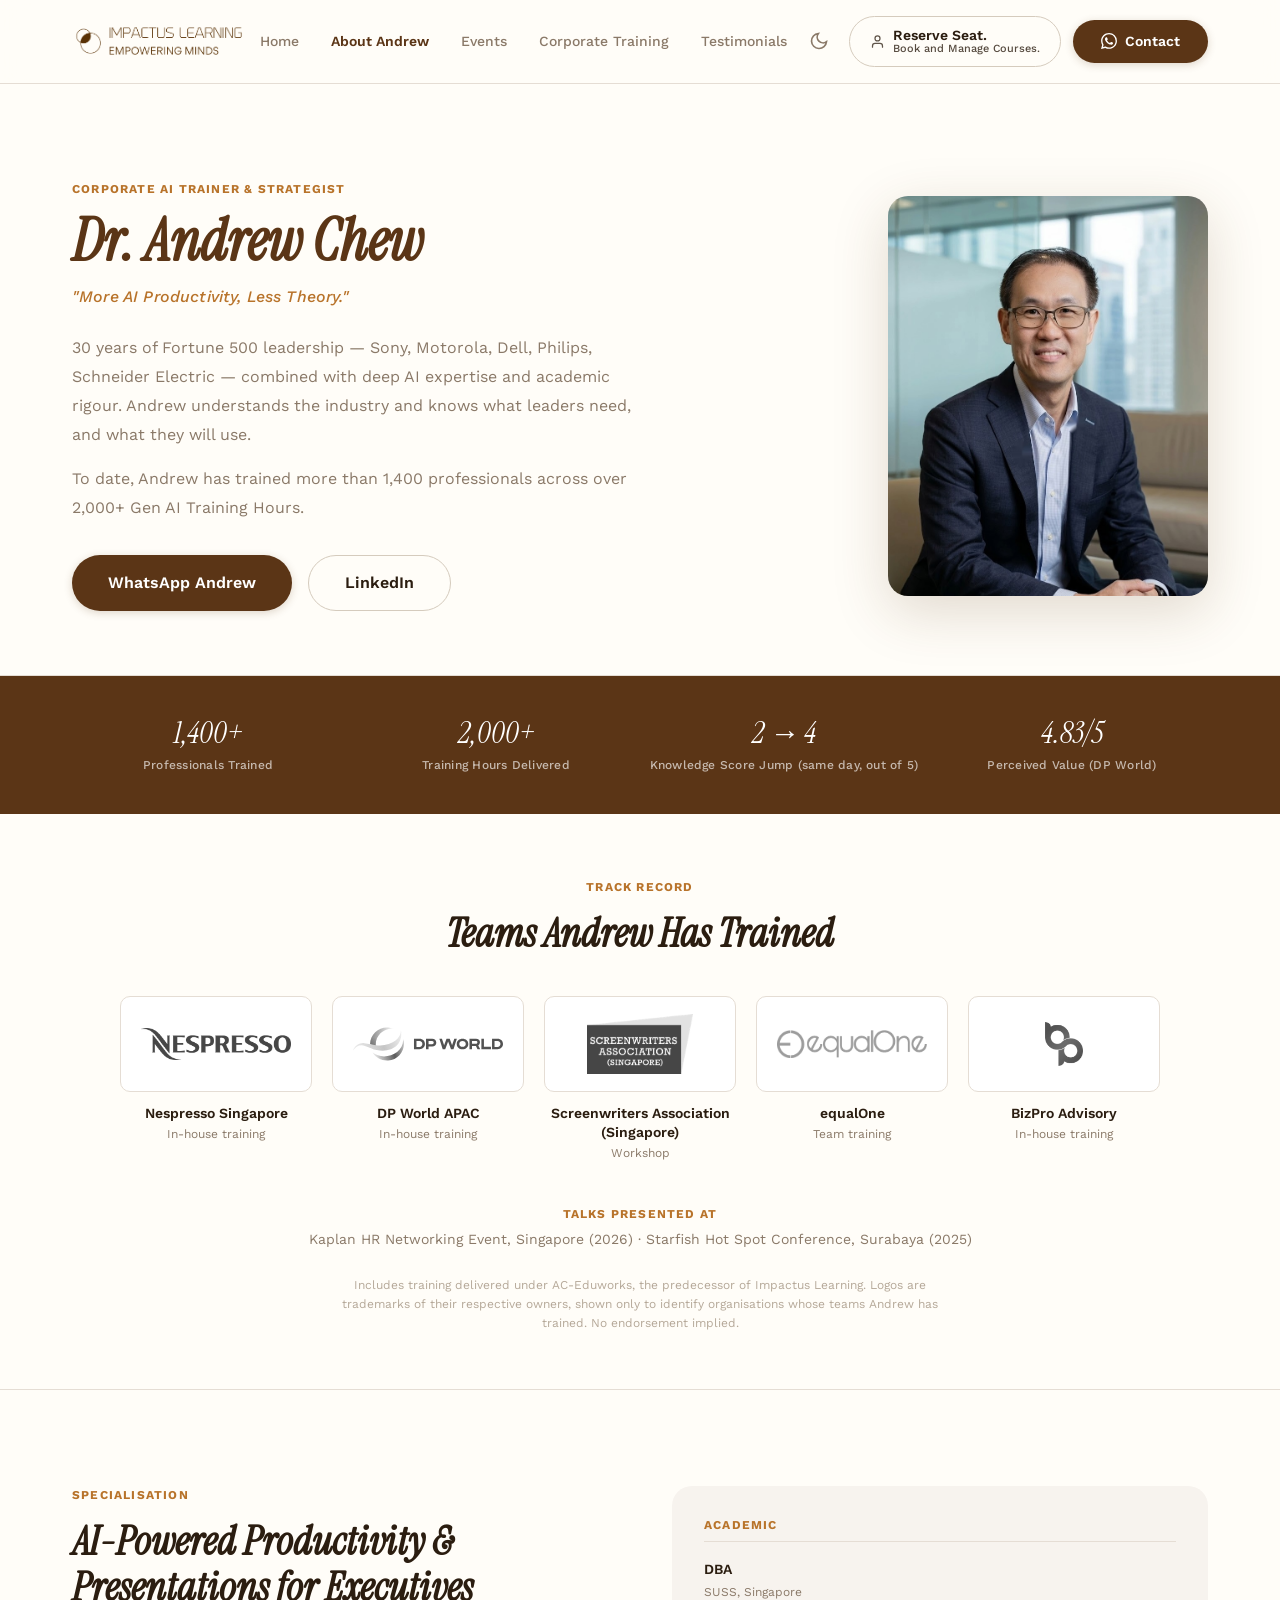
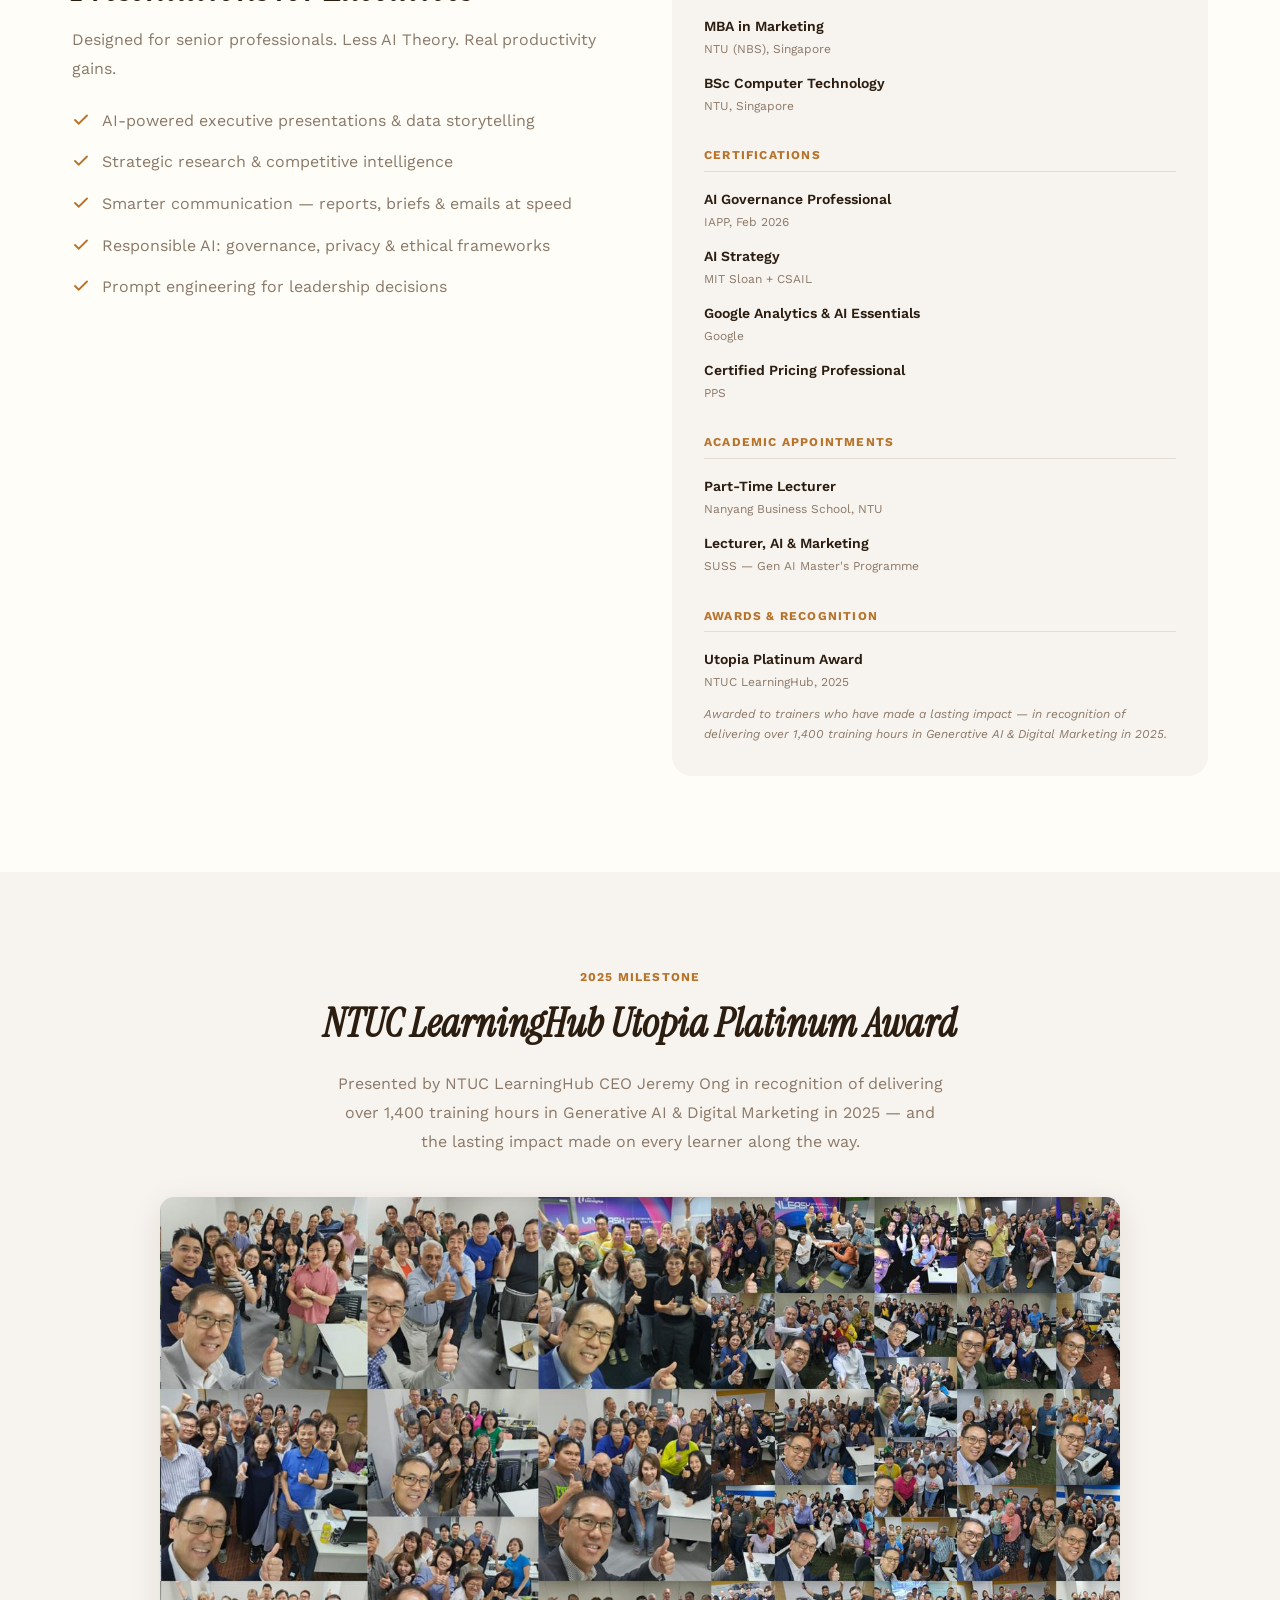
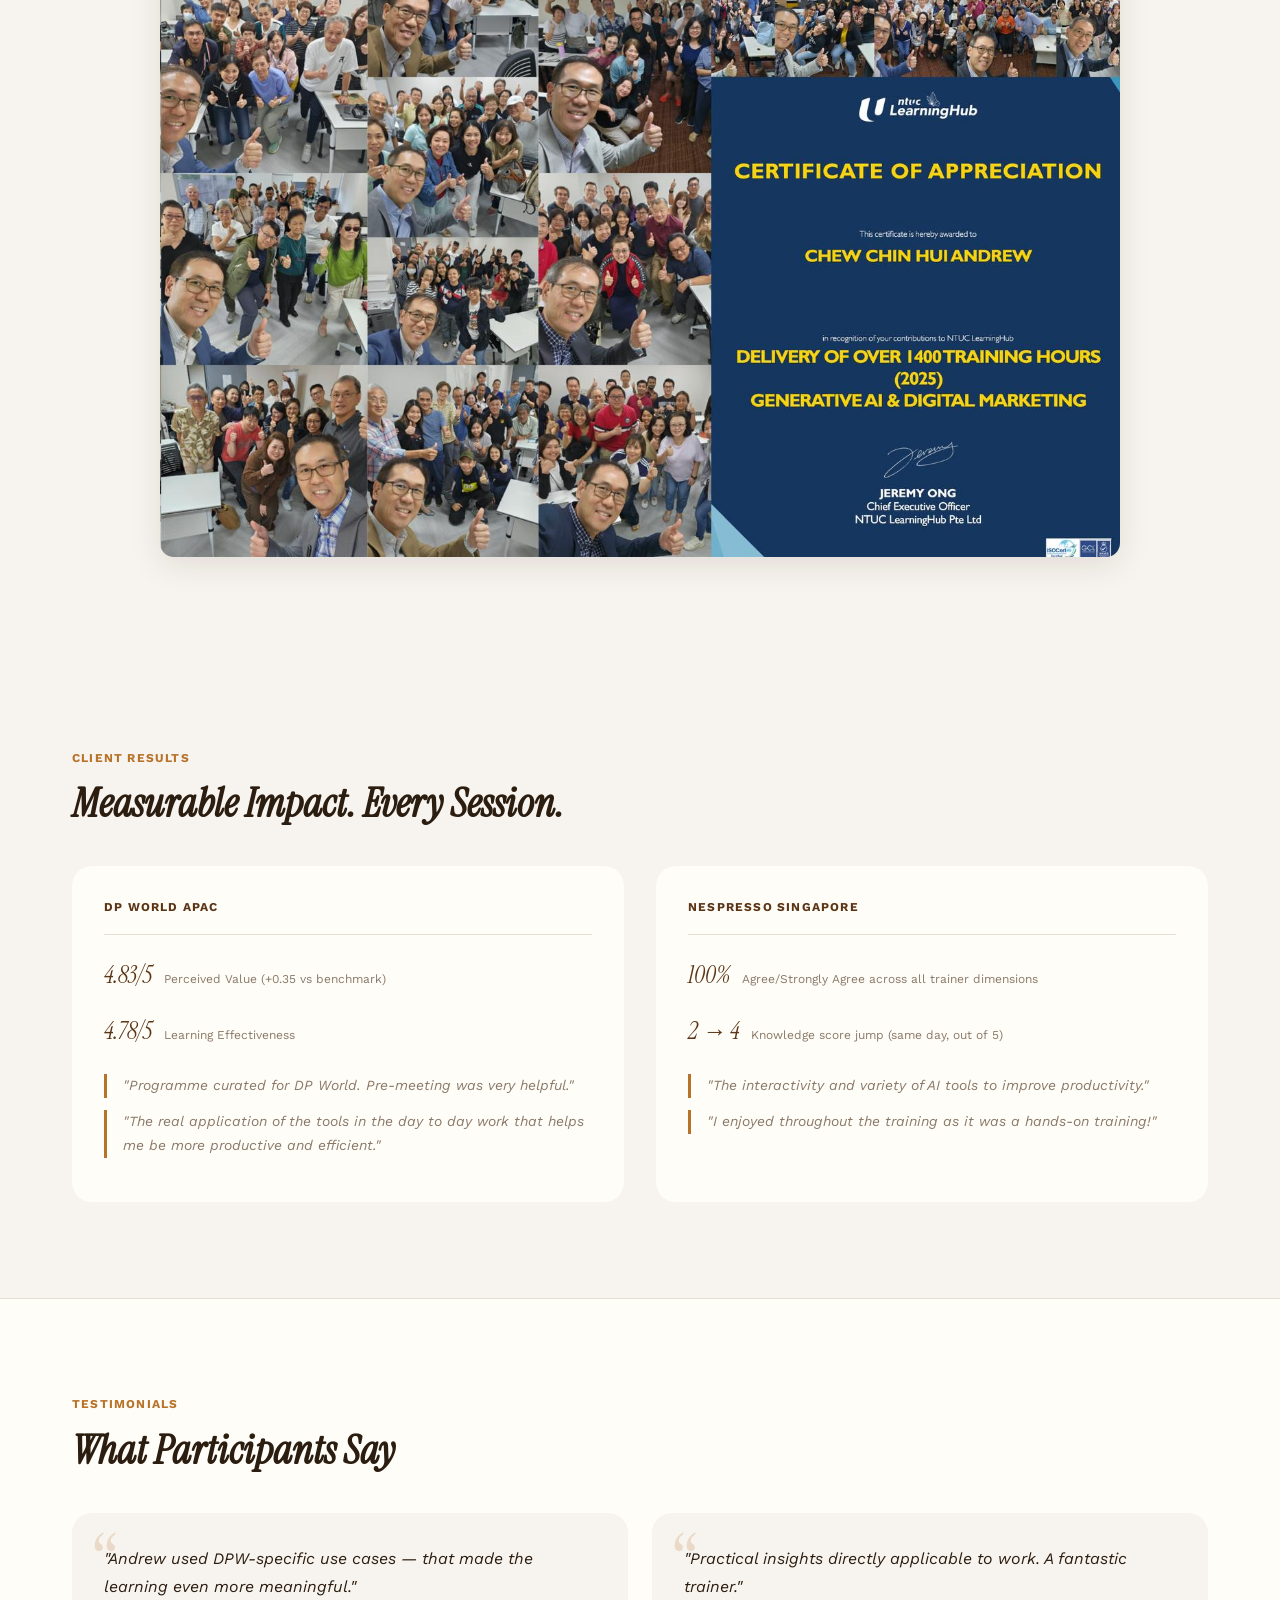
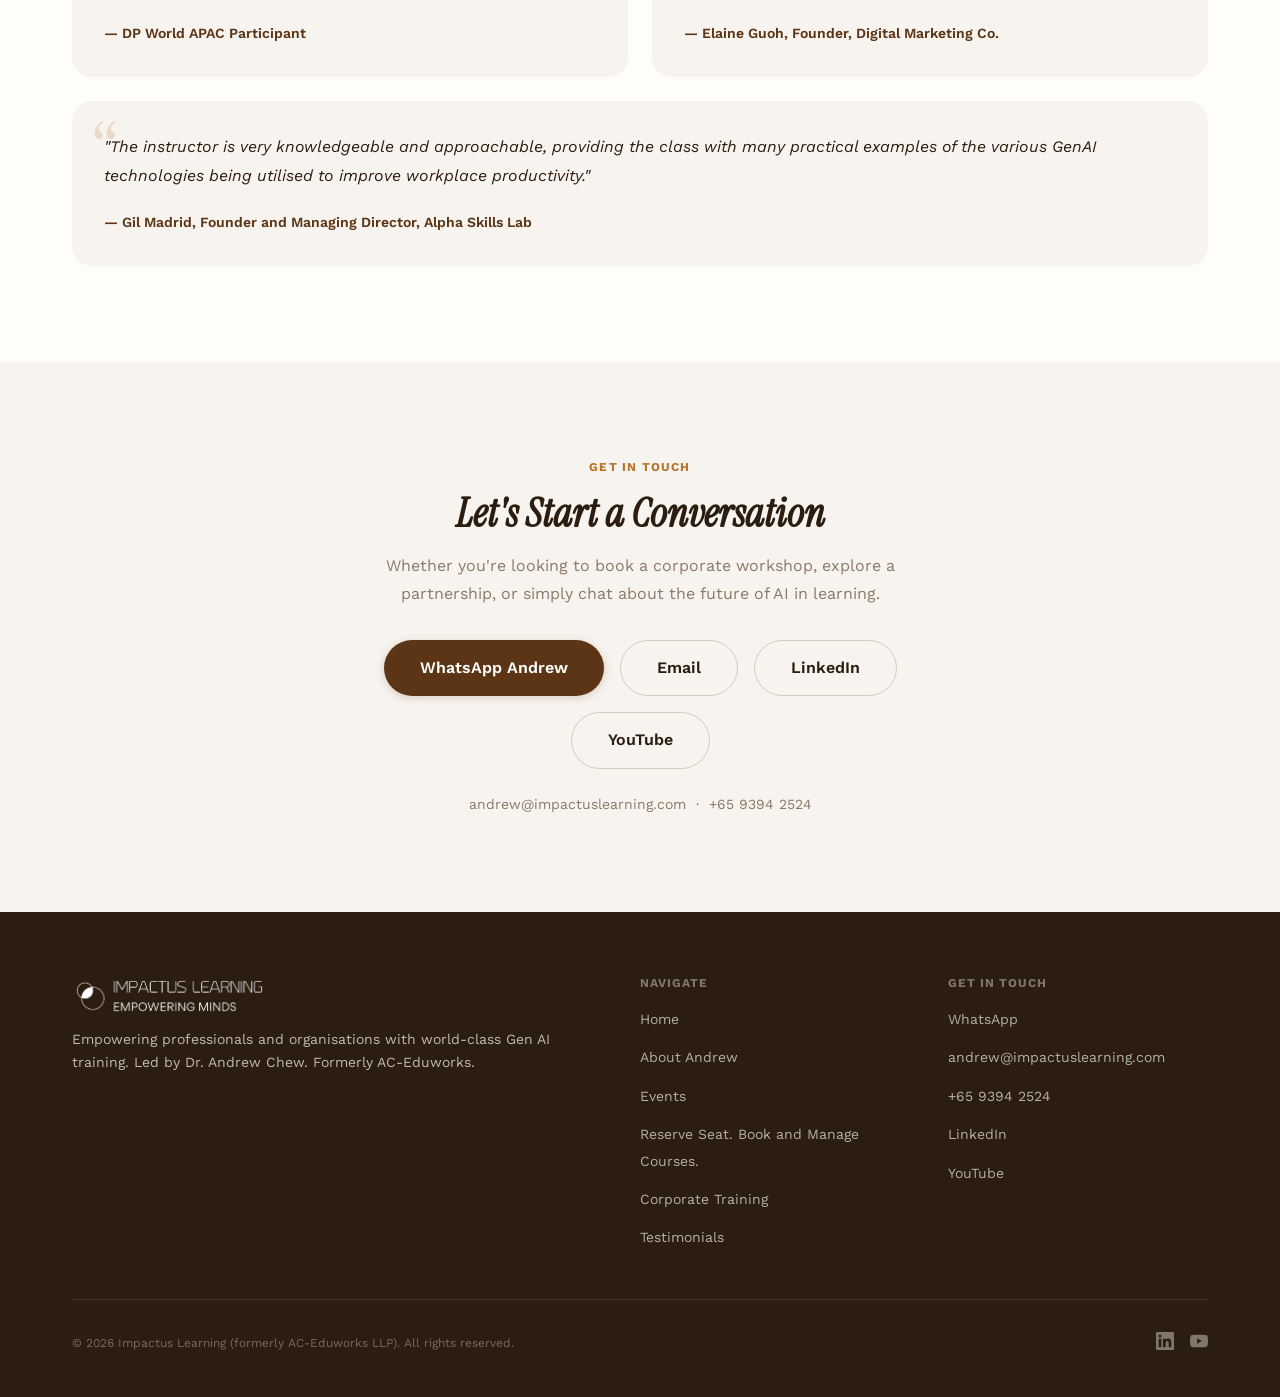
<file: about.html>
<!DOCTYPE html>
<html lang="en">
<head>
  <!-- Google tag (gtag.js) -->
  <script async src="https://www.googletagmanager.com/gtag/js?id=G-1ZG98XKEWS"></script>
  <script>
    window.dataLayer = window.dataLayer || [];
    function gtag(){dataLayer.push(arguments);}
    gtag('js', new Date());
    gtag('config', 'G-1ZG98XKEWS');
  </script>

  <!-- Tidy URL: strip GA link-decoration params (_gl, _ga, _gid, _gac_*) from the address
       bar AFTER gtag.js has read them. Cross-domain measurement still works; the visitor
       just never sees the junk. -->
  <script>
    (function () {
      var JUNK = /^(_gl|_ga|_gid|_gac_.*)$/;
      function tidyUrl() {
        try {
          var url = new URL(window.location.href), dirty = false;
          Array.from(url.searchParams.keys()).forEach(function (k) {
            if (JUNK.test(k)) { url.searchParams.delete(k); dirty = true; }
          });
          if (!dirty) return;
          var qs = url.searchParams.toString();
          history.replaceState(history.state, '', url.pathname + (qs ? '?' + qs : '') + url.hash);
        } catch (e) { /* no-op */ }
      }
      if (document.readyState === 'complete') tidyUrl();
      else window.addEventListener('load', tidyUrl);
    })();
  </script>

  <meta charset="UTF-8">
  <meta name="viewport" content="width=device-width, initial-scale=1.0">
  <meta name="color-scheme" content="light dark">
  <meta name="supported-color-schemes" content="light dark">
  <title>About Dr. Andrew Chew — Impactus Learning</title>
  <meta name="description" content="Dr. Andrew Chew — Corporate AI Trainer & Strategist. 30 years of Fortune 500 leadership. DBA from SUSS. 1,400+ professionals trained.">
  <link rel="preconnect" href="https://fonts.googleapis.com">
  <link rel="preconnect" href="https://fonts.gstatic.com" crossorigin>
  <link href="https://fonts.googleapis.com/css2?family=Instrument+Serif:ital@0;1&family=Work+Sans:wght@300..700&display=swap" rel="stylesheet">
  <link rel="stylesheet" href="css/style.css?v=trained-logos-v2">
  <link rel="icon" type="image/x-icon" href="favicon.ico">
  <link rel="apple-touch-icon" href="images/apple-touch-icon.png">
</head>
<body>

  <!-- HEADER -->
  <header class="header">
    <div class="container">
      <nav class="nav">
        <a href="index.html" class="nav__logo">
          <img src="images/logo.png" alt="Impactus Learning" class="nav__logo-img">
        </a>
        <div class="nav__overlay"></div>
        <ul class="nav__links">
          <li class="nav__drawer-header">
            <span>Menu</span>
            <button class="nav__close" aria-label="Close menu">
              <svg width="18" height="18" viewBox="0 0 24 24" fill="none" stroke="currentColor" stroke-width="2.5" stroke-linecap="round"><path d="M18 6L6 18M6 6l12 12"/></svg>
            </button>
          </li>
          <li class="nav__portal-item"><a href="https://events.impactuslearning.com/portal/" target="_blank" rel="noopener"><svg width="16" height="16" viewBox="0 0 24 24" fill="none" stroke="currentColor" stroke-width="2" stroke-linecap="round" stroke-linejoin="round"><path d="M20 21v-2a4 4 0 0 0-4-4H8a4 4 0 0 0-4 4v2"/><circle cx="12" cy="7" r="4"/></svg> <span class="rs2"><span class="rs2__a">Reserve Seat.</span> <span class="rs2__b">Book and Manage Courses.</span></span></a></li>
                    <li><a href="index.html">Home</a></li>
          <li><a href="about.html" class="active">About Andrew</a></li>
          <li><a href="https://events.impactuslearning.com" target="_blank" rel="noopener">Events</a></li>
          <li><a href="training.html">Corporate Training</a></li>
          <li><a href="testimonials.html">Testimonials</a></li>
          <!-- <li><a href="rebrand.html">Our Story</a></li> -->
        </ul>
        <div class="nav__actions">
          <button class="theme-toggle" data-theme-toggle aria-label="Toggle theme">
            <svg width="20" height="20" viewBox="0 0 24 24" fill="none" stroke="currentColor" stroke-width="2"><path d="M21 12.79A9 9 0 1 1 11.21 3 7 7 0 0 0 21 12.79z"/></svg>
          </button>
          <a href="https://events.impactuslearning.com/portal/" class="btn btn--outline nav__portal" target="_blank" rel="noopener"><svg width="15" height="15" viewBox="0 0 24 24" fill="none" stroke="currentColor" stroke-width="2" stroke-linecap="round" stroke-linejoin="round"><path d="M20 21v-2a4 4 0 0 0-4-4H8a4 4 0 0 0-4 4v2"/><circle cx="12" cy="7" r="4"/></svg> <span class="rs2"><span class="rs2__a">Reserve Seat.</span> <span class="rs2__b">Book and Manage Courses.</span></span></a>
          <a href="https://wa.me/6593942524" class="btn btn--primary" target="_blank" rel="noopener">
            <svg width="16" height="16" viewBox="0 0 24 24" fill="currentColor"><path d="M17.472 14.382c-.297-.149-1.758-.867-2.03-.967-.273-.099-.471-.148-.67.15-.197.297-.767.966-.94 1.164-.173.199-.347.223-.644.075-.297-.15-1.255-.463-2.39-1.475-.883-.788-1.48-1.761-1.653-2.059-.173-.297-.018-.458.13-.606.134-.133.298-.347.446-.52.149-.174.198-.298.298-.497.099-.198.05-.371-.025-.52-.075-.149-.669-1.612-.916-2.207-.242-.579-.487-.5-.669-.51-.173-.008-.371-.01-.57-.01-.198 0-.52.074-.792.372-.272.297-1.04 1.016-1.04 2.479 0 1.462 1.065 2.875 1.213 3.074.149.198 2.096 3.2 5.077 4.487.709.306 1.262.489 1.694.625.712.227 1.36.195 1.871.118.571-.085 1.758-.719 2.006-1.413.248-.694.248-1.289.173-1.413-.074-.124-.272-.198-.57-.347m-5.421 7.403h-.004a9.87 9.87 0 01-5.031-1.378l-.361-.214-3.741.982.998-3.648-.235-.374a9.86 9.86 0 01-1.51-5.26c.001-5.45 4.436-9.884 9.888-9.884 2.64 0 5.122 1.03 6.988 2.898a9.825 9.825 0 012.893 6.994c-.003 5.45-4.437 9.884-9.885 9.884m8.413-18.297A11.815 11.815 0 0012.05 0C5.495 0 .16 5.335.157 11.892c0 2.096.547 4.142 1.588 5.945L.057 24l6.305-1.654a11.882 11.882 0 005.683 1.448h.005c6.554 0 11.89-5.335 11.893-11.893a11.821 11.821 0 00-3.48-8.413z"/></svg>
            Contact
          </a>
          <button class="nav__toggle" aria-label="Open menu">
            <svg width="24" height="24" viewBox="0 0 24 24" fill="none" stroke="currentColor" stroke-width="2"><path d="M3 12h18M3 6h18M3 18h18"/></svg>
          </button>
        </div>
      </nav>
    </div>
  </header>

  <!-- PROFILE HERO -->
  <section class="about-hero">
    <div class="container">
      <div class="about-hero__inner" data-animate>
        <div class="about-hero__text">
          <p class="section__tag">Corporate AI Trainer &amp; Strategist</p>
          <h1 class="about-hero__name">Dr. Andrew Chew</h1>
          <p class="about-hero__tagline">"More AI Productivity, Less Theory."</p>
          <p class="about-hero__bio">30 years of Fortune 500 leadership — Sony, Motorola, Dell, Philips, Schneider Electric — combined with deep AI expertise and academic rigour. Andrew understands the industry and knows what leaders need, and what they will use.</p>
          <p class="about-hero__bio">To date, Andrew has trained more than 1,400 professionals across over 2,000+ Gen AI Training Hours.</p>
          <div class="about-hero__actions">
            <a href="https://wa.me/6593942524" class="btn btn--primary btn--lg" target="_blank" rel="noopener">WhatsApp Andrew</a>
            <a href="https://www.linkedin.com/in/andrew-chew-c-h/" class="btn btn--outline btn--lg" target="_blank" rel="noopener">LinkedIn</a>
          </div>
        </div>
        <div class="about-hero__photo-wrap">
          <img src="images/andrew-profile.jpg" alt="Dr. Andrew Chew" class="about-hero__photo">

        </div>
      </div>
    </div>
  </section>

  <!-- STATS STRIP -->
  <section class="about-stats" data-animate>
    <div class="container">
      <div class="about-stats__grid">
        <div class="about-stat">
          <div class="about-stat__number" data-count="1400" data-suffix="+">0</div>
          <div class="about-stat__label">Professionals Trained</div>
        </div>
        <div class="about-stat">
          <div class="about-stat__number" data-count="2000" data-suffix="+">0</div>
          <div class="about-stat__label">Training Hours Delivered</div>
        </div>
        <div class="about-stat">
          <div class="about-stat__number">2 → 4</div>
          <div class="about-stat__label">Knowledge Score Jump (same day, out of 5)</div>
        </div>
        <div class="about-stat">
          <div class="about-stat__number" data-count="483" data-divide="100" data-suffix="/5">0</div>
          <div class="about-stat__label">Perceived Value (DP World)</div>
        </div>
      </div>
    </div>
  </section>

  <!-- TEAMS TRAINED (client logos) -->
  <section class="section trained" data-animate aria-labelledby="trained-title">
    <div class="container">
      <p class="section__tag trained__tag">Track Record</p>
      <h2 class="section__title trained__title" id="trained-title">Teams Andrew Has Trained</h2>
      <ul class="trained__grid">
        <li class="trained__item">
          <div class="trained__mark"><img src="images/clients/nespresso.png" alt="Nespresso" width="480" height="103" loading="lazy"></div>
          <span class="trained__name">Nespresso Singapore</span>
          <span class="trained__type">In-house training</span>
        </li>
        <li class="trained__item">
          <div class="trained__mark"><img src="images/clients/dp-world.svg" alt="DP World" width="182" height="42" loading="lazy"></div>
          <span class="trained__name">DP World APAC</span>
          <span class="trained__type">In-house training</span>
        </li>
        <li class="trained__item">
          <div class="trained__mark trained__mark--compact"><img src="images/clients/screenwriters-association-singapore.png" alt="Screenwriters Association (Singapore)" width="281" height="160" loading="lazy"></div>
          <span class="trained__name">Screenwriters Association (Singapore)</span>
          <span class="trained__type">Workshop</span>
        </li>
        <li class="trained__item">
          <div class="trained__mark"><img src="images/clients/equalone.png" alt="equalOne" width="392" height="71" loading="lazy"></div>
          <span class="trained__name">equalOne</span>
          <span class="trained__type">Team training</span>
        </li>
        <li class="trained__item">
          <div class="trained__mark"><img src="images/clients/bizpro-advisory.png" alt="BizPro Advisory" width="140" height="160" loading="lazy"></div>
          <span class="trained__name">BizPro Advisory</span>
          <span class="trained__type">In-house training</span>
        </li>
      </ul>
      <p class="trained__talks"><span class="trained__talks-label">Talks presented at</span> Kaplan HR Networking Event, Singapore (2026) &middot; Starfish Hot Spot Conference, Surabaya (2025)</p>
      <p class="trained__note">Includes training delivered under AC-Eduworks, the predecessor of Impactus Learning. Logos are trademarks of their respective owners, shown only to identify organisations whose teams Andrew has trained. No endorsement implied.</p>
    </div>
  </section>

  <!-- WHAT SETS ANDREW APART -->
  <section class="section section--bordered" data-animate>
    <div class="container">
      <div class="about-split">
        <div class="about-split__lead">
          <p class="section__tag">Specialisation</p>
          <h2 class="section__title">AI-Powered Productivity &amp; Presentations for Executives</h2>
          <p style="font-size: var(--text-base); color: var(--color-text-muted); line-height: 1.8; margin-bottom: var(--space-5);">Designed for senior professionals. Less AI Theory. Real productivity gains.</p>
          <ul class="about-skills">
            <li>
              <svg width="18" height="18" viewBox="0 0 24 24" fill="none" stroke="currentColor" stroke-width="2.5" stroke-linecap="round"><polyline points="20 6 9 17 4 12"/></svg>
              AI-powered executive presentations &amp; data storytelling
            </li>
            <li>
              <svg width="18" height="18" viewBox="0 0 24 24" fill="none" stroke="currentColor" stroke-width="2.5" stroke-linecap="round"><polyline points="20 6 9 17 4 12"/></svg>
              Strategic research &amp; competitive intelligence
            </li>
            <li>
              <svg width="18" height="18" viewBox="0 0 24 24" fill="none" stroke="currentColor" stroke-width="2.5" stroke-linecap="round"><polyline points="20 6 9 17 4 12"/></svg>
              Smarter communication — reports, briefs &amp; emails at speed
            </li>
            <li>
              <svg width="18" height="18" viewBox="0 0 24 24" fill="none" stroke="currentColor" stroke-width="2.5" stroke-linecap="round"><polyline points="20 6 9 17 4 12"/></svg>
              Responsible AI: governance, privacy &amp; ethical frameworks
            </li>
            <li>
              <svg width="18" height="18" viewBox="0 0 24 24" fill="none" stroke="currentColor" stroke-width="2.5" stroke-linecap="round"><polyline points="20 6 9 17 4 12"/></svg>
              Prompt engineering for leadership decisions
            </li>
          </ul>
        </div>
        <div class="about-split__credentials">
          <div class="cred-group">
            <h4 class="cred-group__title">Academic</h4>
            <ul class="cred-list">
              <li><span class="cred-degree">DBA</span><span class="cred-inst">SUSS, Singapore</span></li>
              <li><span class="cred-degree">MBA in Marketing</span><span class="cred-inst">NTU (NBS), Singapore</span></li>
              <li><span class="cred-degree">BSc Computer Technology</span><span class="cred-inst">NTU, Singapore</span></li>
            </ul>
          </div>
          <div class="cred-group">
            <h4 class="cred-group__title">Certifications</h4>
            <ul class="cred-list">
              <li><span class="cred-degree">AI Governance Professional</span><span class="cred-inst">IAPP, Feb 2026</span></li>
              <li><span class="cred-degree">AI Strategy</span><span class="cred-inst">MIT Sloan + CSAIL</span></li>
              <li><span class="cred-degree">Google Analytics &amp; AI Essentials</span><span class="cred-inst">Google</span></li>
              <li><span class="cred-degree">Certified Pricing Professional</span><span class="cred-inst">PPS</span></li>
            </ul>
          </div>
          <div class="cred-group">
            <h4 class="cred-group__title">Academic Appointments</h4>
            <ul class="cred-list">
              <li><span class="cred-degree">Part-Time Lecturer</span><span class="cred-inst">Nanyang Business School, NTU</span></li>
              <li><span class="cred-degree">Lecturer, AI &amp; Marketing</span><span class="cred-inst">SUSS — Gen AI Master's Programme</span></li>
            </ul>
          </div>
          <div class="cred-group">
            <h4 class="cred-group__title">Awards &amp; Recognition</h4>
            <ul class="cred-list">
              <li><span class="cred-degree">Utopia Platinum Award</span><span class="cred-inst">NTUC LearningHub, 2025</span></li>
              <li><span class="cred-degree" style="font-size:var(--text-xs);font-weight:400;font-style:italic;color:var(--color-text-muted);">Awarded to trainers who have made a lasting impact — in recognition of delivering over 1,400 training hours in Generative AI &amp; Digital Marketing in 2025.</span></li>
            </ul>
          </div>
        </div>
      </div>
    </div>
  </section>

  <!-- NTUC 2025 MILESTONE -->
  <section class="section section--surface">
    <div class="container">
      <p class="section__tag" style="text-align:center;">2025 Milestone</p>
      <h2 class="section__title" style="text-align:center;max-width:700px;margin:0 auto var(--space-6);">NTUC LearningHub Utopia Platinum Award</h2>
      <p style="text-align:center;font-size:var(--text-base);color:var(--color-text-muted);max-width:620px;margin:0 auto var(--space-10);line-height:1.8;">Presented by NTUC LearningHub CEO Jeremy Ong in recognition of delivering over 1,400 training hours in Generative AI &amp; Digital Marketing in 2025 — and the lasting impact made on every learner along the way.</p>
      <div style="max-width:960px;margin:0 auto;">
        <img src="images/ntuc-award-collage-2025.jpg"
             alt="Dr. Andrew Chew with NTUC LearningHub learners — 1,400 training hours 2025"
             style="width:100%;border-radius:var(--radius-lg);display:block;box-shadow:var(--shadow-lg);">
      </div>
    </div>
  </section>

  <!-- CLIENT RESULTS -->
  <section class="section section--surface" data-animate>
    <div class="container">
      <p class="section__tag">Client Results</p>
      <h2 class="section__title">Measurable Impact. Every Session.</h2>
      <div class="results-grid">
        <div class="result-card" data-animate>
          <div class="result-card__client">DP World APAC</div>
          <div class="result-card__metrics">
            <div class="result-metric">
              <span class="result-metric__value">4.83/5</span>
              <span class="result-metric__label">Perceived Value (+0.35 vs benchmark)</span>
            </div>
            <div class="result-metric">
              <span class="result-metric__value">4.78/5</span>
              <span class="result-metric__label">Learning Effectiveness</span>
            </div>
          </div>
          <blockquote class="result-card__quote">"Programme curated for DP World. Pre-meeting was very helpful."</blockquote>
          <blockquote class="result-card__quote">"The real application of the tools in the day to day work that helps me be more productive and efficient."</blockquote>
        </div>
        <div class="result-card" data-animate>
          <div class="result-card__client">Nespresso Singapore</div>
          <div class="result-card__metrics">
            <div class="result-metric">
              <span class="result-metric__value">100%</span>
              <span class="result-metric__label">Agree/Strongly Agree across all trainer dimensions</span>
            </div>
            <div class="result-metric">
              <span class="result-metric__value">2 → 4</span>
              <span class="result-metric__label">Knowledge score jump (same day, out of 5)</span>
            </div>
          </div>
          <blockquote class="result-card__quote">"The interactivity and variety of AI tools to improve productivity."</blockquote>
          <blockquote class="result-card__quote">"I enjoyed throughout the training as it was a hands-on training!"</blockquote>
        </div>
      </div>
    </div>
  </section>

  <!-- TESTIMONIALS -->
  <section class="section section--bordered" data-animate>
    <div class="container">
      <p class="section__tag">Testimonials</p>
      <h2 class="section__title">What Participants Say</h2>
      <div class="about-testimonials">
        <figure class="about-testi" data-animate>
          <blockquote class="about-testi__quote">"Andrew used DPW-specific use cases — that made the learning even more meaningful."</blockquote>
          <figcaption class="about-testi__attr">— DP World APAC Participant</figcaption>
        </figure>
        <figure class="about-testi" data-animate>
          <blockquote class="about-testi__quote">"Practical insights directly applicable to work. A fantastic trainer."</blockquote>
          <figcaption class="about-testi__attr">— Elaine Guoh, Founder, Digital Marketing Co.</figcaption>
        </figure>
        <figure class="about-testi about-testi--wide" data-animate>
          <blockquote class="about-testi__quote">"The instructor is very knowledgeable and approachable, providing the class with many practical examples of the various GenAI technologies being utilised to improve workplace productivity."</blockquote>
          <figcaption class="about-testi__attr">— Gil Madrid, Founder and Managing Director, Alpha Skills Lab</figcaption>
        </figure>
      </div>
    </div>
  </section>

  <!-- CONNECT -->
  <section class="section section--surface" data-animate>
    <div class="container" style="text-align: center; max-width: 600px;">
      <p class="section__tag" style="text-align: center;">Get in Touch</p>
      <h2 class="section__title" style="text-align: center;">Let's Start a Conversation</h2>
      <p class="section__sub" style="text-align: center; margin: 0 auto var(--space-8);">Whether you're looking to book a corporate workshop, explore a partnership, or simply chat about the future of AI in learning.</p>
      <div style="display: flex; gap: var(--space-4); justify-content: center; flex-wrap: wrap; margin-bottom: var(--space-6);">
        <a href="https://wa.me/6593942524" class="btn btn--primary btn--lg" target="_blank" rel="noopener">WhatsApp Andrew</a>
        <a href="mailto:andrew@impactuslearning.com" class="btn btn--outline btn--lg">Email</a>
        <a href="https://www.linkedin.com/in/andrew-chew-c-h/" class="btn btn--outline btn--lg" target="_blank" rel="noopener">LinkedIn</a>
        <a href="https://www.youtube.com/@AndrewLearnsAI/videos" class="btn btn--outline btn--lg" target="_blank" rel="noopener">YouTube</a>
      </div>
      <p style="font-size: var(--text-sm); color: var(--color-text-muted);">andrew@impactuslearning.com &nbsp;·&nbsp; +65 9394 2524</p>
    </div>
  </section>

  <!-- FOOTER -->
  <footer class="footer">
    <div class="container">
      <div class="footer__grid">
        <div class="footer__brand">
          <img src="images/logo-dark.png" alt="Impactus Learning">
          <p>Empowering professionals and organisations with world-class Gen AI training. Led by Dr. Andrew Chew. Formerly AC-Eduworks.</p>
        </div>
        <div>
          <h4>Navigate</h4>
          <ul class="footer__links">
                      <li><a href="index.html">Home</a></li>
          <li><a href="about.html" class="active">About Andrew</a></li>
          <li><a href="https://events.impactuslearning.com" target="_blank" rel="noopener">Events</a></li>
          <li><a href="https://events.impactuslearning.com/portal/" target="_blank" rel="noopener">Reserve Seat. Book and Manage Courses.</a></li>
          <li><a href="training.html">Corporate Training</a></li>
          <li><a href="testimonials.html">Testimonials</a></li>
          <!-- <li><a href="rebrand.html">Our Story</a></li> -->
          </ul>
        </div>
        <div>
          <h4>Get in Touch</h4>
          <ul class="footer__links">
            <li><a href="https://wa.me/6593942524" target="_blank" rel="noopener">WhatsApp</a></li>
            <li><a href="mailto:andrew@impactuslearning.com">andrew@impactuslearning.com</a></li>
            <li><a href="tel:93942524">+65 9394 2524</a></li>
            <li><a href="https://www.linkedin.com/in/andrew-chew-c-h/" target="_blank" rel="noopener">LinkedIn</a></li>
            <li><a href="https://www.youtube.com/@AndrewLearnsAI/videos" target="_blank" rel="noopener">YouTube</a></li>
          </ul>
        </div>
      </div>
      <div class="footer__bottom">
        <span>&copy; 2026 Impactus Learning (formerly AC-Eduworks LLP). All rights reserved.</span>
        <div class="footer__socials">
          <a href="https://www.linkedin.com/in/andrew-chew-c-h/" target="_blank" rel="noopener" aria-label="LinkedIn">
            <svg width="18" height="18" viewBox="0 0 24 24" fill="currentColor"><path d="M20.447 20.452h-3.554v-5.569c0-1.328-.027-3.037-1.852-3.037-1.853 0-2.136 1.445-2.136 2.939v5.667H9.351V9h3.414v1.561h.046c.477-.9 1.637-1.85 3.37-1.85 3.601 0 4.267 2.37 4.267 5.455v6.286zM5.337 7.433a2.062 2.062 0 01-2.063-2.065 2.064 2.064 0 112.063 2.065zm1.782 13.019H3.555V9h3.564v11.452zM22.225 0H1.771C.792 0 0 .774 0 1.729v20.542C0 23.227.792 24 1.771 24h20.451C23.2 24 24 23.227 24 22.271V1.729C24 .774 23.2 0 22.222 0h.003z"/></svg>
          </a>
          <a href="https://www.youtube.com/@AndrewLearnsAI/videos" target="_blank" rel="noopener" aria-label="YouTube">
            <svg width="18" height="18" viewBox="0 0 24 24" fill="currentColor"><path d="M23.498 6.186a3.016 3.016 0 00-2.122-2.136C19.505 3.545 12 3.545 12 3.545s-7.505 0-9.377.505A3.017 3.017 0 00.502 6.186C0 8.07 0 12 0 12s0 3.93.502 5.814a3.016 3.016 0 002.122 2.136c1.871.505 9.376.505 9.376.505s7.505 0 9.377-.505a3.015 3.015 0 002.122-2.136C24 15.93 24 12 24 12s0-3.93-.502-5.814zM9.545 15.568V8.432L15.818 12l-6.273 3.568z"/></svg>
          </a>
        </div>
      </div>
    </div>
  </footer>

  <script src="js/main.js?v=7"></script>
</body>
</html>
</file>
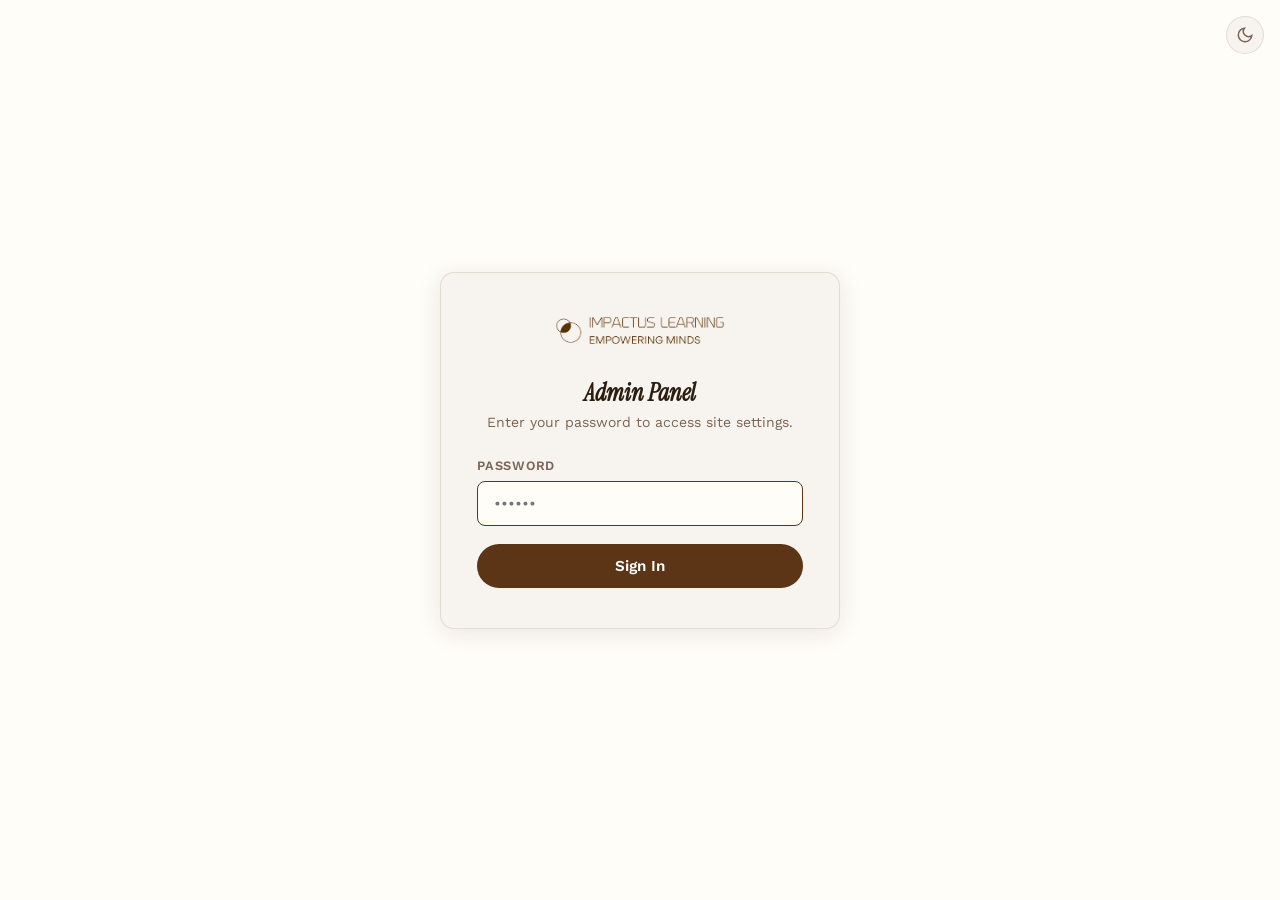
<file: admin.html>
<!DOCTYPE html>
<html lang="en">
<head>
  <!-- Google tag (gtag.js) -->
  <script async src="https://www.googletagmanager.com/gtag/js?id=G-1ZG98XKEWS"></script>
  <script>
    window.dataLayer = window.dataLayer || [];
    function gtag(){dataLayer.push(arguments);}
    gtag('js', new Date());
    gtag('config', 'G-1ZG98XKEWS');
  </script>

  <!-- Tidy URL: strip GA link-decoration params (_gl, _ga, _gid, _gac_*) from the address
       bar AFTER gtag.js has read them. Cross-domain measurement still works; the visitor
       just never sees the junk. -->
  <script>
    (function () {
      var JUNK = /^(_gl|_ga|_gid|_gac_.*)$/;
      function tidyUrl() {
        try {
          var url = new URL(window.location.href), dirty = false;
          Array.from(url.searchParams.keys()).forEach(function (k) {
            if (JUNK.test(k)) { url.searchParams.delete(k); dirty = true; }
          });
          if (!dirty) return;
          var qs = url.searchParams.toString();
          history.replaceState(history.state, '', url.pathname + (qs ? '?' + qs : '') + url.hash);
        } catch (e) { /* no-op */ }
      }
      if (document.readyState === 'complete') tidyUrl();
      else window.addEventListener('load', tidyUrl);
    })();
  </script>

  <meta charset="UTF-8">
  <meta name="viewport" content="width=device-width, initial-scale=1.0">
  <meta name="color-scheme" content="light dark">
  <meta name="robots" content="noindex, nofollow">
  <title>Admin — Impactus Learning</title>
  <link rel="preconnect" href="https://fonts.googleapis.com">
  <link rel="preconnect" href="https://fonts.gstatic.com" crossorigin>
  <link href="https://fonts.googleapis.com/css2?family=Instrument+Serif:ital@0;1&family=Work+Sans:wght@300..700&display=swap" rel="stylesheet">
  <style>
    *, *::before, *::after { box-sizing: border-box; margin: 0; padding: 0; }

    :root {
      --brand: #5B3516;
      --accent: #B8732A;
      --bg: #FFFDF8;
      --surface: #F7F3EE;
      --surface-2: #EDE8E1;
      --text: #2B1D10;
      --text-muted: #7A6555;
      --text-subtle: #A08C7B;
      --divider: rgba(91,53,22,0.12);
      --radius: 14px;
      --radius-sm: 8px;
      --font: 'Work Sans', sans-serif;
      --font-display: 'Instrument Serif', serif;
      --success: #2E7D52;
      --success-bg: rgba(46,125,82,0.1);
      --danger: #B83232;
      --danger-bg: rgba(184,50,50,0.1);
      --shadow: 0 4px 24px rgba(43,29,16,0.10);
    }

    [data-theme="dark"] {
      --bg: #1A1610;
      --surface: #241E18;
      --surface-2: #2E2720;
      --text: #F5EEE6;
      --text-muted: #B8A898;
      --text-subtle: #8A7A6A;
      --divider: rgba(255,253,248,0.1);
      --shadow: 0 4px 24px rgba(0,0,0,0.4);
    }

    body {
      font-family: var(--font);
      background: var(--bg);
      color: var(--text);
      min-height: 100vh;
      display: flex;
      align-items: center;
      justify-content: center;
      padding: 24px;
      transition: background 0.3s, color 0.3s;
    }

    /* ---------- LOGIN SCREEN ---------- */
    #login-screen {
      width: 100%;
      max-width: 400px;
    }

    .login-card {
      background: var(--surface);
      border: 1px solid var(--divider);
      border-radius: var(--radius);
      padding: 40px 36px;
      box-shadow: var(--shadow);
      text-align: center;
    }

    .login-logo {
      display: flex;
      align-items: center;
      justify-content: center;
      gap: 10px;
      margin-bottom: 28px;
    }

    .login-logo img {
      height: 36px;
      width: auto;
      object-fit: contain;
    }

    .login-card__title {
      font-family: var(--font-display);
      font-style: italic;
      font-size: 1.5rem;
      color: var(--text);
      margin-bottom: 6px;
    }

    .login-card__sub {
      font-size: 0.875rem;
      color: var(--text-muted);
      margin-bottom: 28px;
    }

    .form-group {
      text-align: left;
      margin-bottom: 18px;
    }

    .form-group label {
      display: block;
      font-size: 0.8rem;
      font-weight: 600;
      text-transform: uppercase;
      letter-spacing: 0.06em;
      color: var(--text-muted);
      margin-bottom: 8px;
    }

    .form-group input {
      width: 100%;
      padding: 12px 16px;
      background: var(--bg);
      border: 1.5px solid var(--divider);
      border-radius: var(--radius-sm);
      font-family: var(--font);
      font-size: 1rem;
      color: var(--text);
      outline: none;
      transition: border-color 0.2s;
    }

    .form-group input:focus {
      border-color: var(--brand);
    }

    .btn-login {
      width: 100%;
      padding: 13px;
      background: var(--brand);
      color: #fff;
      border: none;
      border-radius: 999px;
      font-family: var(--font);
      font-size: 0.95rem;
      font-weight: 600;
      cursor: pointer;
      transition: background 0.2s, transform 0.15s;
    }

    .btn-login:hover { background: #4a2a10; transform: translateY(-1px); }
    .btn-login:active { transform: translateY(0); }

    .login-error {
      display: none;
      margin-top: 14px;
      padding: 10px 14px;
      background: var(--danger-bg);
      color: var(--danger);
      border-radius: var(--radius-sm);
      font-size: 0.85rem;
      font-weight: 600;
    }

    /* ---------- ADMIN DASHBOARD ---------- */
    #admin-screen {
      display: none;
      width: 100%;
      max-width: 540px;
    }

    .admin-card {
      background: var(--surface);
      border: 1px solid var(--divider);
      border-radius: var(--radius);
      box-shadow: var(--shadow);
      overflow: hidden;
    }

    .admin-header {
      background: var(--brand);
      padding: 28px 32px;
      display: flex;
      align-items: center;
      justify-content: space-between;
    }

    .admin-header__left { display: flex; align-items: center; gap: 12px; }

    .admin-header img {
      height: 32px;
      width: auto;
      object-fit: contain;
      filter: brightness(10);
    }

    .admin-header__title {
      font-family: var(--font-display);
      font-style: italic;
      font-size: 1.15rem;
      color: #fff;
    }

    .admin-header__sub {
      font-size: 0.78rem;
      color: rgba(255,255,255,0.65);
      margin-top: 2px;
    }

    .btn-logout {
      background: rgba(255,255,255,0.15);
      color: #fff;
      border: 1px solid rgba(255,255,255,0.3);
      border-radius: 999px;
      padding: 7px 16px;
      font-family: var(--font);
      font-size: 0.8rem;
      font-weight: 600;
      cursor: pointer;
      transition: background 0.2s;
    }
    .btn-logout:hover { background: rgba(255,255,255,0.25); }

    .admin-body { padding: 32px; }

    .admin-section-title {
      font-size: 0.75rem;
      font-weight: 700;
      text-transform: uppercase;
      letter-spacing: 0.08em;
      color: var(--text-muted);
      margin-bottom: 16px;
    }

    /* Toggle Row */
    .toggle-row {
      display: flex;
      align-items: center;
      justify-content: space-between;
      gap: 20px;
      background: var(--bg);
      border: 1.5px solid var(--divider);
      border-radius: 12px;
      padding: 20px 22px;
      margin-bottom: 12px;
      transition: border-color 0.2s;
    }

    .toggle-row:hover { border-color: var(--brand); }

    .toggle-row__info {}
    .toggle-row__name {
      font-weight: 700;
      font-size: 0.95rem;
      color: var(--text);
      margin-bottom: 4px;
      display: flex;
      align-items: center;
      gap: 8px;
    }

    .toggle-row__desc {
      font-size: 0.8rem;
      color: var(--text-muted);
      line-height: 1.5;
    }

    /* Status badge */
    .status-badge {
      display: inline-flex;
      align-items: center;
      gap: 5px;
      font-size: 0.72rem;
      font-weight: 700;
      text-transform: uppercase;
      letter-spacing: 0.05em;
      padding: 3px 10px;
      border-radius: 999px;
    }

    .status-badge--on {
      background: var(--success-bg);
      color: var(--success);
    }

    .status-badge--off {
      background: var(--danger-bg);
      color: var(--danger);
    }

    .status-badge::before {
      content: '';
      width: 6px; height: 6px;
      border-radius: 50%;
      background: currentColor;
    }

    /* Toggle Switch */
    .toggle-switch {
      position: relative;
      width: 52px;
      height: 28px;
      flex-shrink: 0;
    }

    .toggle-switch input {
      opacity: 0;
      width: 0; height: 0;
      position: absolute;
    }

    .toggle-switch__track {
      position: absolute;
      inset: 0;
      background: var(--surface-2);
      border-radius: 999px;
      cursor: pointer;
      transition: background 0.25s;
    }

    .toggle-switch__track::after {
      content: '';
      position: absolute;
      top: 3px; left: 3px;
      width: 22px; height: 22px;
      border-radius: 50%;
      background: #fff;
      box-shadow: 0 1px 4px rgba(0,0,0,0.25);
      transition: transform 0.25s;
    }

    .toggle-switch input:checked + .toggle-switch__track {
      background: var(--success);
    }

    .toggle-switch input:checked + .toggle-switch__track::after {
      transform: translateX(24px);
    }

    /* Info box */
    .admin-info {
      margin-top: 20px;
      padding: 14px 18px;
      background: rgba(91,53,22,0.07);
      border-left: 3px solid var(--brand);
      border-radius: 0 8px 8px 0;
      font-size: 0.82rem;
      color: var(--text-muted);
      line-height: 1.6;
    }

    /* Back link */
    .admin-footer {
      padding: 16px 32px 28px;
      text-align: center;
    }

    .admin-footer a {
      font-size: 0.85rem;
      color: var(--text-muted);
      text-decoration: none;
      display: inline-flex;
      align-items: center;
      gap: 6px;
      transition: color 0.2s;
    }

    .admin-footer a:hover { color: var(--brand); }

    /* Theme toggle (top right) */
    .theme-btn {
      position: fixed;
      top: 16px; right: 16px;
      width: 38px; height: 38px;
      border-radius: 50%;
      background: var(--surface);
      border: 1px solid var(--divider);
      color: var(--text-muted);
      cursor: pointer;
      display: flex; align-items: center; justify-content: center;
      transition: background 0.2s;
    }

    .theme-btn:hover { background: var(--surface-2); }
  </style>
  <link rel="icon" type="image/x-icon" href="favicon.ico">
  <link rel="apple-touch-icon" href="images/apple-touch-icon.png">
</head>
<body>

  <!-- Theme toggle -->
  <button class="theme-btn" id="themeBtn" aria-label="Toggle theme">
    <svg width="18" height="18" viewBox="0 0 24 24" fill="none" stroke="currentColor" stroke-width="2"><path d="M21 12.79A9 9 0 1 1 11.21 3 7 7 0 0 0 21 12.79z"/></svg>
  </button>

  <!-- ====== LOGIN SCREEN ====== -->
  <div id="login-screen">
    <div class="login-card">
      <div class="login-logo">
        <img src="images/logo.png" alt="Impactus Learning">
      </div>
      <h1 class="login-card__title">Admin Panel</h1>
      <p class="login-card__sub">Enter your password to access site settings.</p>

      <form id="login-form">
        <div class="form-group">
          <label for="password">Password</label>
          <input type="password" id="password" placeholder="••••••" autocomplete="current-password" autofocus>
        </div>
        <button type="submit" class="btn-login">Sign In</button>
        <div class="login-error" id="login-error">Incorrect password. Please try again.</div>
      </form>
    </div>
  </div>

  <!-- ====== ADMIN DASHBOARD ====== -->
  <div id="admin-screen">
    <div class="admin-card">

      <div class="admin-header">
        <div class="admin-header__left">
          <img src="images/logo-dark.png" alt="Impactus Learning">
          <div>
            <div class="admin-header__title">Admin Panel</div>
            <div class="admin-header__sub">Impactus Learning — Site Settings</div>
          </div>
        </div>
        <button class="btn-logout" id="logout-btn">Sign Out</button>
      </div>

      <div class="admin-body">
        <div class="admin-section-title">Widget Settings</div>

        <div class="toggle-row">
          <div class="toggle-row__info">
            <div class="toggle-row__name">
              Chatbase Chat Widget
              <span class="status-badge status-badge--on" id="chatbot-status-badge">On</span>
            </div>
            <div class="toggle-row__desc">
              Floating chat assistant shown at the bottom-right of every page. Powered by Chatbase.
            </div>
          </div>
          <label class="toggle-switch">
            <input type="checkbox" id="chatbot-toggle" checked>
            <span class="toggle-switch__track"></span>
          </label>
        </div>

        <div class="admin-info">
          <strong>Note:</strong> Changes take effect immediately for you. Visitors will see the updated setting when they load or refresh a page. If you disable the widget, the chat icon will not appear on the site.
        </div>
      </div>

      <div class="admin-footer">
        <a href="index.html">
          <svg width="14" height="14" viewBox="0 0 24 24" fill="none" stroke="currentColor" stroke-width="2.5" stroke-linecap="round"><path d="M19 12H5M12 5l-7 7 7 7"/></svg>
          Back to Impactus Learning
        </a>
      </div>

    </div>
  </div>

  <script>
    // Safe storage wrappers (fall back to in-memory for sandboxed previews)
    var _ls = {}, _ss = {};
    var ls = {
      get: function(k) { try { return window.localStorage.getItem(k); } catch(e) { return _ls[k]||null; } },
      set: function(k,v) { try { window.localStorage.setItem(k,v); } catch(e) { _ls[k]=v; } }
    };
    var ss = {
      get: function(k) { try { return window.sessionStorage.getItem(k); } catch(e) { return _ss[k]||null; } },
      set: function(k,v) { try { window.sessionStorage.setItem(k,v); } catch(e) { _ss[k]=v; } },
      remove: function(k) { try { window.sessionStorage.removeItem(k); } catch(e) { delete _ss[k]; } }
    };

    // Theme
    var root = document.documentElement;
    var theme = matchMedia('(prefers-color-scheme:dark)').matches ? 'dark' : 'light';
    root.setAttribute('data-theme', theme);
    document.getElementById('themeBtn').addEventListener('click', function () {
      theme = theme === 'dark' ? 'light' : 'dark';
      root.setAttribute('data-theme', theme);
    });

    // Constants
    // Security audit 2026-08-25 (finding 09): this value is visible in public source and always
    // will be — it is a client-side speed bump on a chatbot on/off toggle stored in the visitor's
    // OWN localStorage, not an access control. Rotated 2026-08-25 so the old value isn't a PIN reused elsewhere.
    var CORRECT_PASSWORD = '519285';
    var SESSION_KEY = 'admin_session';
    var CHATBOT_KEY = 'chatbot_enabled';

    // DOM refs
    var loginScreen   = document.getElementById('login-screen');
    var adminScreen   = document.getElementById('admin-screen');
    var loginForm     = document.getElementById('login-form');
    var loginError    = document.getElementById('login-error');
    var logoutBtn     = document.getElementById('logout-btn');
    var chatbotToggle = document.getElementById('chatbot-toggle');
    var statusBadge   = document.getElementById('chatbot-status-badge');

    // Helpers
    function showAdmin() {
      loginScreen.style.display = 'none';
      adminScreen.style.display = 'block';
      syncToggle();
    }

    function showLogin() {
      adminScreen.style.display = 'none';
      loginScreen.style.display = 'block';
    }

    function syncToggle() {
      var enabled = ls.get(CHATBOT_KEY);
      var isOn = (enabled === null || enabled === 'true');
      chatbotToggle.checked = isOn;
      updateBadge(isOn);
    }

    function updateBadge(isOn) {
      statusBadge.textContent = isOn ? 'On' : 'Off';
      statusBadge.className = 'status-badge ' + (isOn ? 'status-badge--on' : 'status-badge--off');
    }

    // Session check (stays logged in for the browser session)
    if (ss.get(SESSION_KEY) === 'true') {
      showAdmin();
    }

    // Login
    loginForm.addEventListener('submit', function (e) {
      e.preventDefault();
      var pwd = document.getElementById('password').value;
      if (pwd === CORRECT_PASSWORD) {
        ss.set(SESSION_KEY, 'true');
        loginError.style.display = 'none';
        document.getElementById('password').value = '';
        showAdmin();
      } else {
        loginError.style.display = 'block';
        document.getElementById('password').value = '';
        document.getElementById('password').focus();
      }
    });

    // Logout
    logoutBtn.addEventListener('click', function () {
      ss.remove(SESSION_KEY);
      showLogin();
    });

    // Chatbot Toggle
    chatbotToggle.addEventListener('change', function () {
      var isOn = chatbotToggle.checked;
      ls.set(CHATBOT_KEY, isOn ? 'true' : 'false');
      updateBadge(isOn);
    });
  </script>

</body>
</html>
</file>
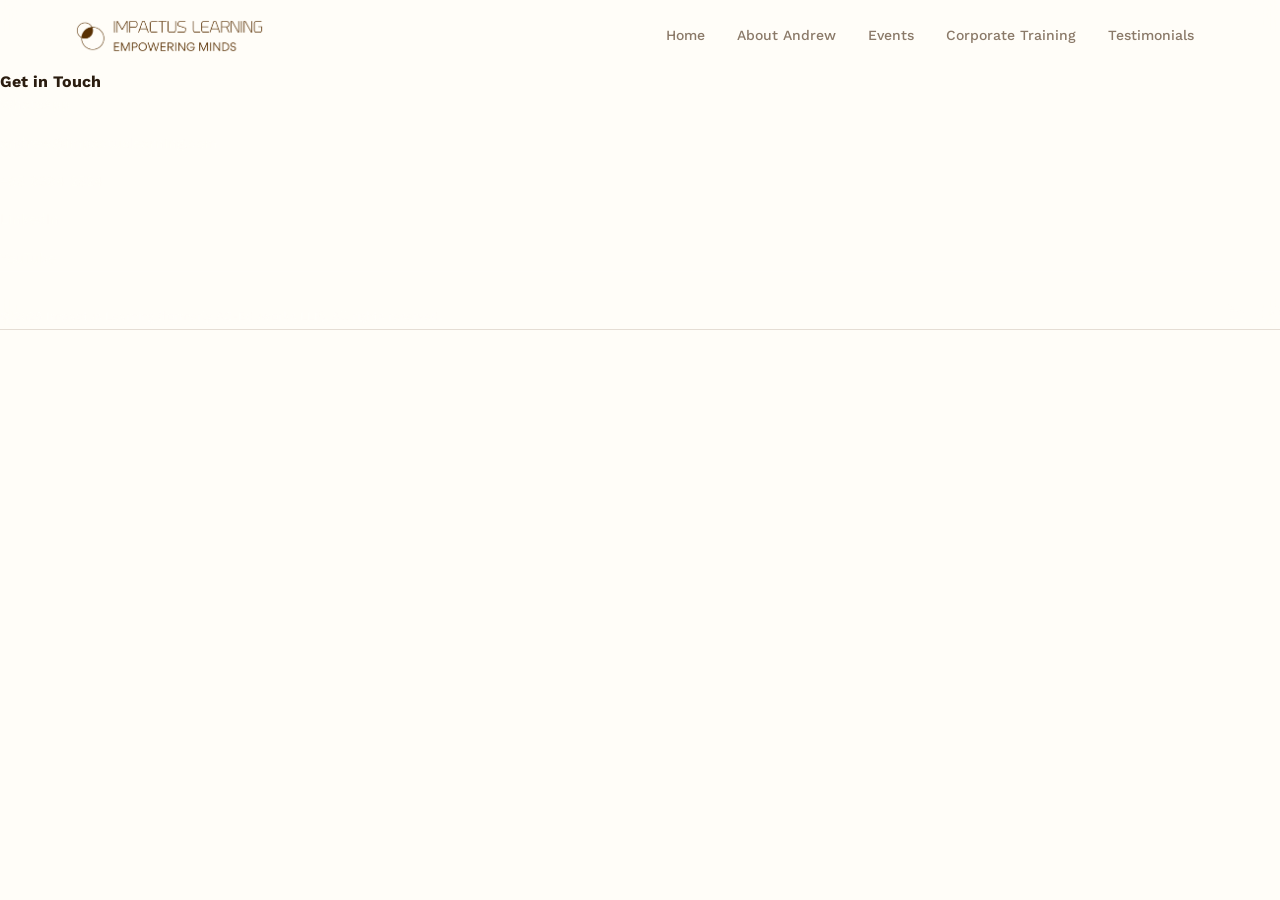
<file: rebrand.html>
<!DOCTYPE html>
<html lang="en">
<head>
  <!-- Google tag (gtag.js) -->
  <script async src="https://www.googletagmanager.com/gtag/js?id=G-1ZG98XKEWS"></script>
  <script>
    window.dataLayer = window.dataLayer || [];
    function gtag(){dataLayer.push(arguments);}
    gtag('js', new Date());
    gtag('config', 'G-1ZG98XKEWS');
  </script>

  <!-- Tidy URL: strip GA link-decoration params (_gl, _ga, _gid, _gac_*) from the address
       bar AFTER gtag.js has read them. Cross-domain measurement still works; the visitor
       just never sees the junk. -->
  <script>
    (function () {
      var JUNK = /^(_gl|_ga|_gid|_gac_.*)$/;
      function tidyUrl() {
        try {
          var url = new URL(window.location.href), dirty = false;
          Array.from(url.searchParams.keys()).forEach(function (k) {
            if (JUNK.test(k)) { url.searchParams.delete(k); dirty = true; }
          });
          if (!dirty) return;
          var qs = url.searchParams.toString();
          history.replaceState(history.state, '', url.pathname + (qs ? '?' + qs : '') + url.hash);
        } catch (e) { /* no-op */ }
      }
      if (document.readyState === 'complete') tidyUrl();
      else window.addEventListener('load', tidyUrl);
    })();
  </script>

  <meta charset="UTF-8">
  <meta name="viewport" content="width=device-width, initial-scale=1.0">
  <meta name="color-scheme" content="light dark">
  <meta name="supported-color-schemes" content="light dark">
  <title>Our Story — Impactus Learning</title>
  <meta name="description" content="AC-Eduworks is becoming Impactus Learning. Discover the story behind the rebrand and what it means for the future of professional learning.">
  <link rel="preconnect" href="https://fonts.googleapis.com">
  <link rel="preconnect" href="https://fonts.gstatic.com" crossorigin>
  <link href="https://fonts.googleapis.com/css2?family=Instrument+Serif:ital@0;1&family=Work+Sans:wght@300..700&display=swap" rel="stylesheet">
  <link rel="stylesheet" href="css/style.css?v=hero-tiles-v2">
  <link rel="icon" type="image/x-icon" href="favicon.ico">
  <link rel="apple-touch-icon" href="images/apple-touch-icon.png">
</head>
<body>

  <!-- HEADER -->
  <header class="header">
    <div class="container">
      <nav class="nav">
        <a href="index.html" class="nav__logo">
          <img src="images/logo.png" alt="Impactus Learning" class="nav__logo-img">
        </a>
        <div class="nav__overlay"></div>
        <ul class="nav__links">
          <li class="nav__drawer-header">
            <span>Menu</span>
            <button class="nav__close" aria-label="Close menu">
              <svg width="18" height="18" viewBox="0 0 24 24" fill="none" stroke="currentColor" stroke-width="2.5" stroke-linecap="round"><path d="M18 6L6 18M6 6l12 12"/></svg>
            </button>
          </li>
                    <li><a href="index.html">Home</a></li>
          <li><a href="about.html">About Andrew</a></li>
          <li><a href="https://events.impactuslearning.com" target="_blank" rel="noopener">Events</a></li>
          <li><a href="training.html">Corporate Training</a></li>
          <li><a href="testimonials.html">Testimonials</a></li>
          <!-- <li><a href="rebrand.html">Our Story</a></li> -->
          </ul>
        </div>
        <div>
          <h4>Get in Touch</h4>
          <ul class="footer__links">
            <li><a href="https://wa.me/6593942524" target="_blank" rel="noopener">WhatsApp</a></li>
            <li><a href="mailto:andrew@impactuslearning.com">andrew@impactuslearning.com</a></li>
            <li><a href="tel:93942524">+65 9394 2524</a></li>
            <li><a href="https://www.linkedin.com/in/andrew-chew-c-h/" target="_blank" rel="noopener">LinkedIn</a></li>
            <li><a href="https://www.youtube.com/@AndrewLearnsAI/videos" target="_blank" rel="noopener">YouTube</a></li>
          </ul>
        </div>
      </div>
      <div class="footer__bottom">
        <span>&copy; 2026 Impactus Learning (formerly AC-Eduworks LLP). All rights reserved.</span>
        <div class="footer__socials">
          <a href="https://www.linkedin.com/in/andrew-chew-c-h/" target="_blank" rel="noopener" aria-label="LinkedIn">
            <svg width="18" height="18" viewBox="0 0 24 24" fill="currentColor"><path d="M20.447 20.452h-3.554v-5.569c0-1.328-.027-3.037-1.852-3.037-1.853 0-2.136 1.445-2.136 2.939v5.667H9.351V9h3.414v1.561h.046c.477-.9 1.637-1.85 3.37-1.85 3.601 0 4.267 2.37 4.267 5.455v6.286zM5.337 7.433a2.062 2.062 0 01-2.063-2.065 2.064 2.064 0 112.063 2.065zm1.782 13.019H3.555V9h3.564v11.452zM22.225 0H1.771C.792 0 0 .774 0 1.729v20.542C0 23.227.792 24 1.771 24h20.451C23.2 24 24 23.227 24 22.271V1.729C24 .774 23.2 0 22.222 0h.003z"/></svg>
          </a>
          <a href="https://www.youtube.com/@AndrewLearnsAI/videos" target="_blank" rel="noopener" aria-label="YouTube">
            <svg width="18" height="18" viewBox="0 0 24 24" fill="currentColor"><path d="M23.498 6.186a3.016 3.016 0 00-2.122-2.136C19.505 3.545 12 3.545 12 3.545s-7.505 0-9.377.505A3.017 3.017 0 00.502 6.186C0 8.07 0 12 0 12s0 3.93.502 5.814a3.016 3.016 0 002.122 2.136c1.871.505 9.376.505 9.376.505s7.505 0 9.377-.505a3.015 3.015 0 002.122-2.136C24 15.93 24 12 24 12s0-3.93-.502-5.814zM9.545 15.568V8.432L15.818 12l-6.273 3.568z"/></svg>
          </a>
        </div>
      </div>
    </div>
  </footer>

  <script src="js/main.js?v=7"></script>
</body>
</html>
</file>
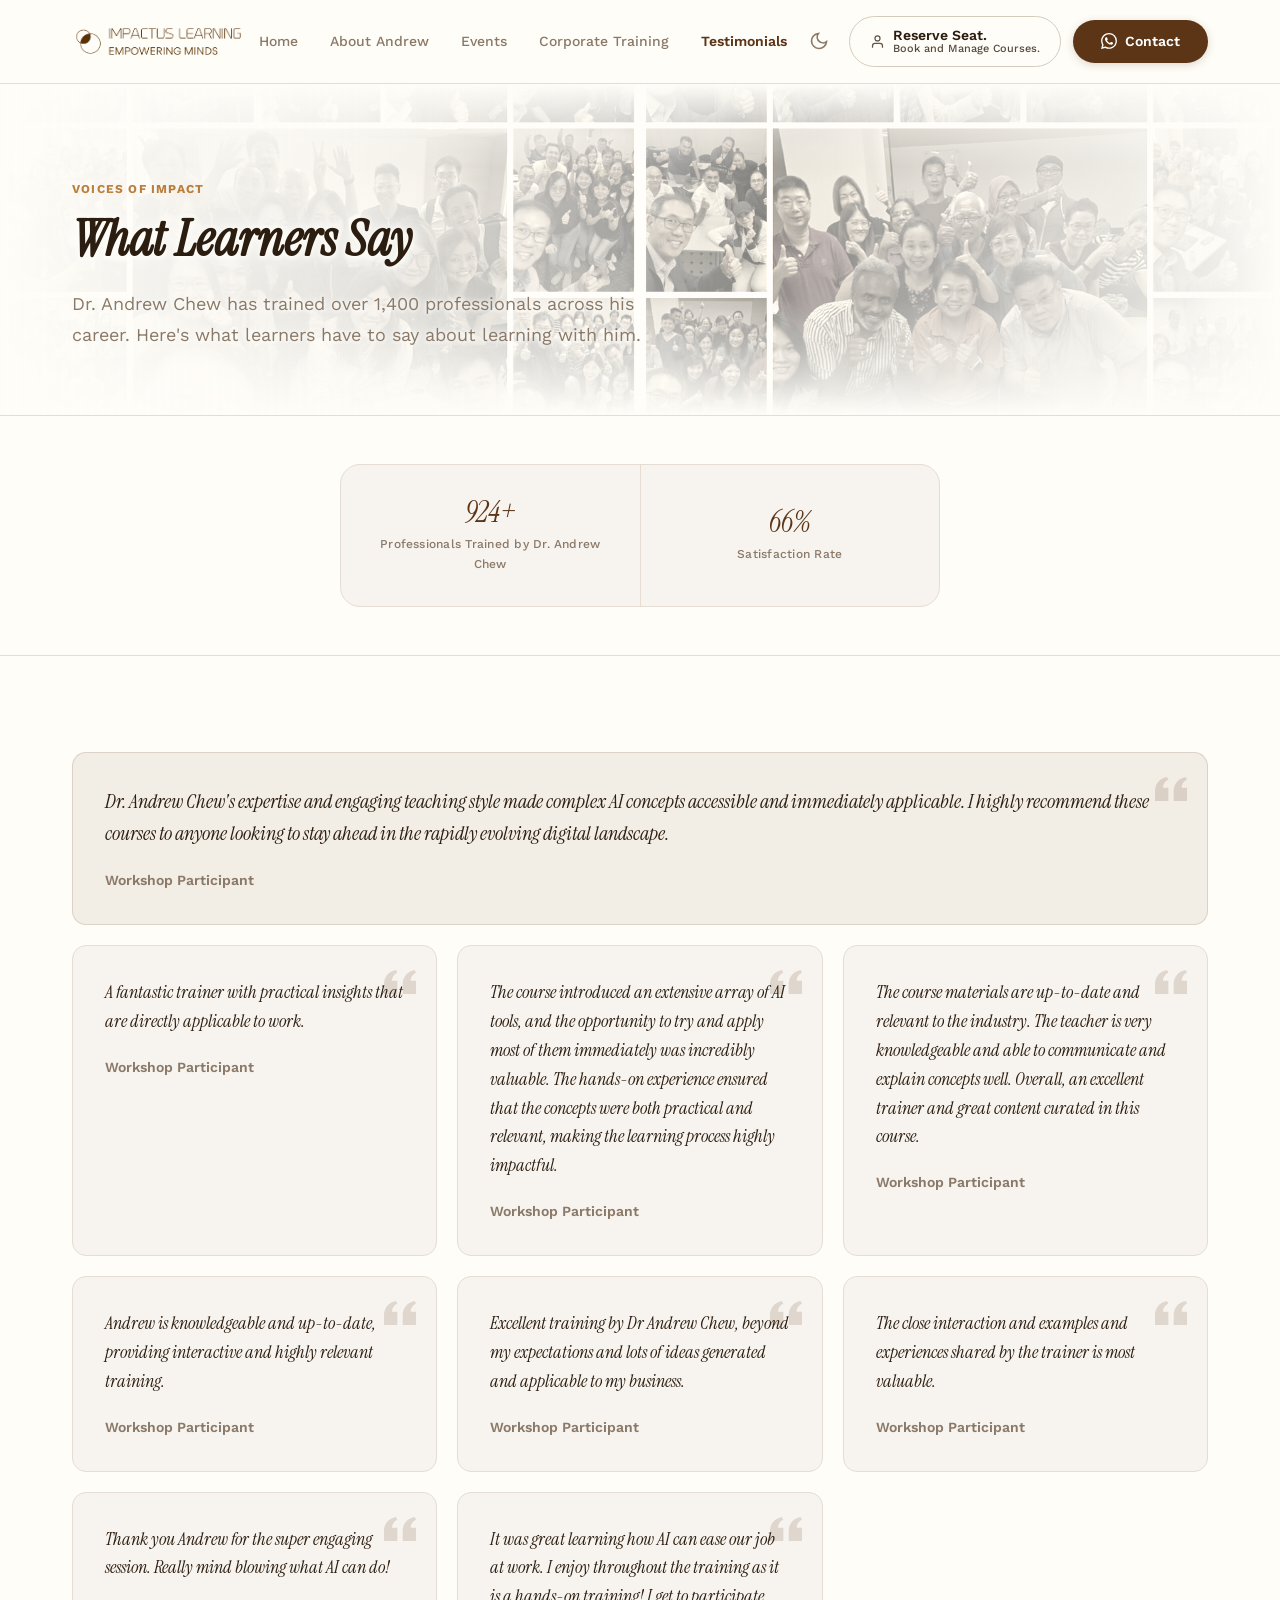
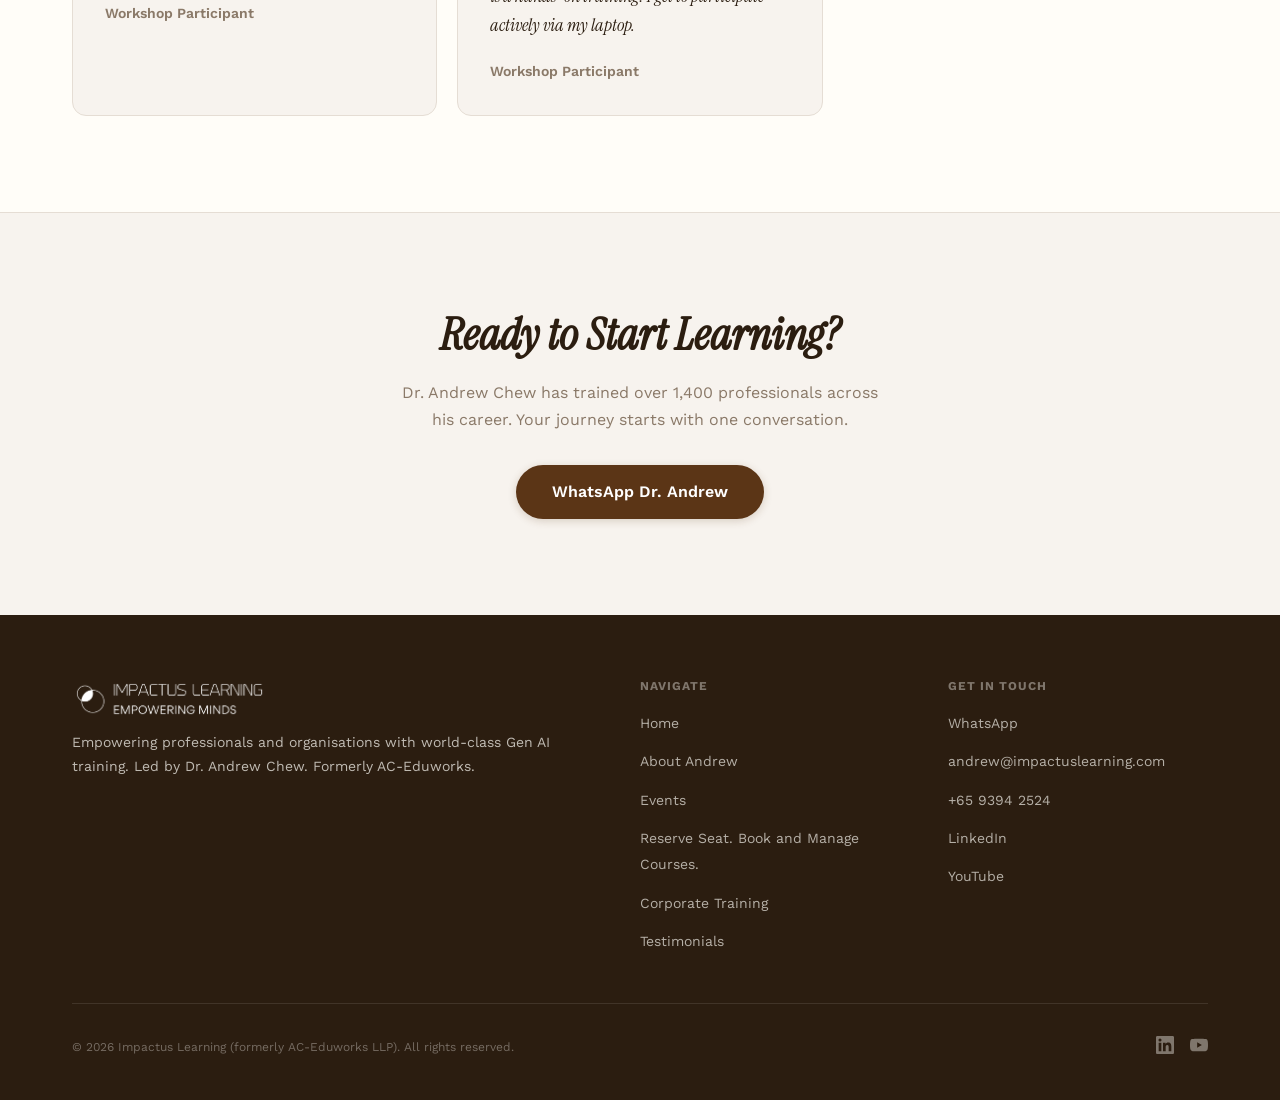
<file: testimonials.html>
<!DOCTYPE html>
<html lang="en">
<head>
  <!-- Google tag (gtag.js) -->
  <script async src="https://www.googletagmanager.com/gtag/js?id=G-1ZG98XKEWS"></script>
  <script>
    window.dataLayer = window.dataLayer || [];
    function gtag(){dataLayer.push(arguments);}
    gtag('js', new Date());
    gtag('config', 'G-1ZG98XKEWS');
  </script>

  <!-- Tidy URL: strip GA link-decoration params (_gl, _ga, _gid, _gac_*) from the address
       bar AFTER gtag.js has read them. Cross-domain measurement still works; the visitor
       just never sees the junk. -->
  <script>
    (function () {
      var JUNK = /^(_gl|_ga|_gid|_gac_.*)$/;
      function tidyUrl() {
        try {
          var url = new URL(window.location.href), dirty = false;
          Array.from(url.searchParams.keys()).forEach(function (k) {
            if (JUNK.test(k)) { url.searchParams.delete(k); dirty = true; }
          });
          if (!dirty) return;
          var qs = url.searchParams.toString();
          history.replaceState(history.state, '', url.pathname + (qs ? '?' + qs : '') + url.hash);
        } catch (e) { /* no-op */ }
      }
      if (document.readyState === 'complete') tidyUrl();
      else window.addEventListener('load', tidyUrl);
    })();
  </script>

  <meta charset="UTF-8">
  <meta name="viewport" content="width=device-width, initial-scale=1.0">
  <meta name="color-scheme" content="light dark">
  <meta name="supported-color-schemes" content="light dark">
  <title>Testimonials — Impactus Learning</title>
  <meta name="description" content="What learners say about training with Dr. Andrew Chew, who has trained 1,400+ professionals across his career. 100% satisfaction rate. Read testimonials from Impactus Learning workshop participants.">
  <link rel="preconnect" href="https://fonts.googleapis.com">
  <link rel="preconnect" href="https://fonts.gstatic.com" crossorigin>
  <link href="https://fonts.googleapis.com/css2?family=Instrument+Serif:ital@0;1&family=Work+Sans:wght@300..700&display=swap" rel="stylesheet">
  <link rel="stylesheet" href="css/style.css?v=portal-drawer-v3">
  <link rel="icon" type="image/x-icon" href="favicon.ico">
  <link rel="apple-touch-icon" href="images/apple-touch-icon.png">
</head>
<body>

  <!-- HEADER -->
  <header class="header">
    <div class="container">
      <nav class="nav">
        <a href="index.html" class="nav__logo">
          <img src="images/logo.png" alt="Impactus Learning" class="nav__logo-img">
        </a>
        <div class="nav__overlay"></div>
        <ul class="nav__links">
          <li class="nav__drawer-header">
            <span>Menu</span>
            <button class="nav__close" aria-label="Close menu">
              <svg width="18" height="18" viewBox="0 0 24 24" fill="none" stroke="currentColor" stroke-width="2.5" stroke-linecap="round"><path d="M18 6L6 18M6 6l12 12"/></svg>
            </button>
          </li>
          <li class="nav__portal-item"><a href="https://events.impactuslearning.com/portal/" target="_blank" rel="noopener"><svg width="16" height="16" viewBox="0 0 24 24" fill="none" stroke="currentColor" stroke-width="2" stroke-linecap="round" stroke-linejoin="round"><path d="M20 21v-2a4 4 0 0 0-4-4H8a4 4 0 0 0-4 4v2"/><circle cx="12" cy="7" r="4"/></svg> <span class="rs2"><span class="rs2__a">Reserve Seat.</span> <span class="rs2__b">Book and Manage Courses.</span></span></a></li>
                    <li><a href="index.html">Home</a></li>
          <li><a href="about.html">About Andrew</a></li>
          <li><a href="https://events.impactuslearning.com" target="_blank" rel="noopener">Events</a></li>
          <li><a href="training.html">Corporate Training</a></li>
          <li><a href="testimonials.html" class="active">Testimonials</a></li>
          <!-- <li><a href="rebrand.html">Our Story</a></li> -->
        </ul>
        <div class="nav__actions">
          <button class="theme-toggle" data-theme-toggle aria-label="Toggle theme">
            <svg width="20" height="20" viewBox="0 0 24 24" fill="none" stroke="currentColor" stroke-width="2"><path d="M21 12.79A9 9 0 1 1 11.21 3 7 7 0 0 0 21 12.79z"/></svg>
          </button>
          <a href="https://events.impactuslearning.com/portal/" class="btn btn--outline nav__portal" target="_blank" rel="noopener"><svg width="15" height="15" viewBox="0 0 24 24" fill="none" stroke="currentColor" stroke-width="2" stroke-linecap="round" stroke-linejoin="round"><path d="M20 21v-2a4 4 0 0 0-4-4H8a4 4 0 0 0-4 4v2"/><circle cx="12" cy="7" r="4"/></svg> <span class="rs2"><span class="rs2__a">Reserve Seat.</span> <span class="rs2__b">Book and Manage Courses.</span></span></a>
          <a href="https://wa.me/6593942524" class="btn btn--primary" target="_blank" rel="noopener">
            <svg width="16" height="16" viewBox="0 0 24 24" fill="currentColor"><path d="M17.472 14.382c-.297-.149-1.758-.867-2.03-.967-.273-.099-.471-.148-.67.15-.197.297-.767.966-.94 1.164-.173.199-.347.223-.644.075-.297-.15-1.255-.463-2.39-1.475-.883-.788-1.48-1.761-1.653-2.059-.173-.297-.018-.458.13-.606.134-.133.298-.347.446-.52.149-.174.198-.298.298-.497.099-.198.05-.371-.025-.52-.075-.149-.669-1.612-.916-2.207-.242-.579-.487-.5-.669-.51-.173-.008-.371-.01-.57-.01-.198 0-.52.074-.792.372-.272.297-1.04 1.016-1.04 2.479 0 1.462 1.065 2.875 1.213 3.074.149.198 2.096 3.2 5.077 4.487.709.306 1.262.489 1.694.625.712.227 1.36.195 1.871.118.571-.085 1.758-.719 2.006-1.413.248-.694.248-1.289.173-1.413-.074-.124-.272-.198-.57-.347m-5.421 7.403h-.004a9.87 9.87 0 01-5.031-1.378l-.361-.214-3.741.982.998-3.648-.235-.374a9.86 9.86 0 01-1.51-5.26c.001-5.45 4.436-9.884 9.888-9.884 2.64 0 5.122 1.03 6.988 2.898a9.825 9.825 0 012.893 6.994c-.003 5.45-4.437 9.884-9.885 9.884m8.413-18.297A11.815 11.815 0 0012.05 0C5.495 0 .16 5.335.157 11.892c0 2.096.547 4.142 1.588 5.945L.057 24l6.305-1.654a11.882 11.882 0 005.683 1.448h.005c6.554 0 11.89-5.335 11.893-11.893a11.821 11.821 0 00-3.48-8.413z"/></svg>
            Contact
          </a>
          <button class="nav__toggle" aria-label="Open menu">
            <svg width="24" height="24" viewBox="0 0 24 24" fill="none" stroke="currentColor" stroke-width="2"><path d="M3 12h18M3 6h18M3 18h18"/></svg>
          </button>
        </div>
      </nav>
    </div>
  </header>

  <!-- PAGE HERO -->
  <section class="page-hero testi-hero">
    <div class="testi-hero__photo-wrap" aria-hidden="true">
      <img src="images/testimonials-hero.jpg" alt="" class="testi-hero__photo" loading="eager">
      <div class="testi-hero__fade"></div>
    </div>
    <div class="container" style="position:relative; z-index:1;">
      <p class="section__tag">Voices of Impact</p>
      <h1 class="page-hero__title">What Learners Say</h1>
      <p class="page-hero__sub">Dr. Andrew Chew has trained over 1,400 professionals across his career. Here's what learners have to say about learning with him.</p>
    </div>
  </section>

  <!-- STATS -->
  <section style="padding: var(--space-12) 0;" data-animate>
    <div class="container">
      <div class="stats" style="max-width: 600px; margin: 0 auto;">
        <div class="stat">
          <div class="stat__number" data-count="1400" data-suffix="+">0</div>
          <div class="stat__label">Professionals Trained by Dr. Andrew Chew</div>
        </div>
        <div class="stat">
          <div class="stat__number" data-count="100" data-suffix="%">0</div>
          <div class="stat__label">Satisfaction Rate</div>
        </div>
      </div>
    </div>
  </section>

  <!-- TESTIMONIALS -->
  <section class="section section--bordered" data-animate>
    <div class="container">
      <div class="testimonial-grid">

        <div class="testimonial-card testimonial-card--featured" data-animate>
          <svg class="testimonial-card__quote" width="32" height="32" viewBox="0 0 24 24" fill="currentColor" opacity="0.15"><path d="M14.017 21v-7.391c0-5.704 3.731-9.57 8.983-10.609l.995 2.151c-2.432.917-3.995 3.638-3.995 5.849h4v10H14.017zM0 21v-7.391c0-5.704 3.748-9.57 9-10.609L9.996 5.151C7.563 6.068 6 8.789 6 11h4.017v10H0z"/></svg>
          <p class="testimonial-card__text">Dr. Andrew Chew's expertise and engaging teaching style made complex AI concepts accessible and immediately applicable. I highly recommend these courses to anyone looking to stay ahead in the rapidly evolving digital landscape.</p>
          <p class="testimonial-card__attr">Workshop Participant</p>
        </div>

        <div class="testimonial-card" data-animate>
          <svg class="testimonial-card__quote" width="32" height="32" viewBox="0 0 24 24" fill="currentColor" opacity="0.15"><path d="M14.017 21v-7.391c0-5.704 3.731-9.57 8.983-10.609l.995 2.151c-2.432.917-3.995 3.638-3.995 5.849h4v10H14.017zM0 21v-7.391c0-5.704 3.748-9.57 9-10.609L9.996 5.151C7.563 6.068 6 8.789 6 11h4.017v10H0z"/></svg>
          <p class="testimonial-card__text">A fantastic trainer with practical insights that are directly applicable to work.</p>
          <p class="testimonial-card__attr">Workshop Participant</p>
        </div>

        <div class="testimonial-card" data-animate>
          <svg class="testimonial-card__quote" width="32" height="32" viewBox="0 0 24 24" fill="currentColor" opacity="0.15"><path d="M14.017 21v-7.391c0-5.704 3.731-9.57 8.983-10.609l.995 2.151c-2.432.917-3.995 3.638-3.995 5.849h4v10H14.017zM0 21v-7.391c0-5.704 3.748-9.57 9-10.609L9.996 5.151C7.563 6.068 6 8.789 6 11h4.017v10H0z"/></svg>
          <p class="testimonial-card__text">The course introduced an extensive array of AI tools, and the opportunity to try and apply most of them immediately was incredibly valuable. The hands-on experience ensured that the concepts were both practical and relevant, making the learning process highly impactful.</p>
          <p class="testimonial-card__attr">Workshop Participant</p>
        </div>

        <div class="testimonial-card" data-animate>
          <svg class="testimonial-card__quote" width="32" height="32" viewBox="0 0 24 24" fill="currentColor" opacity="0.15"><path d="M14.017 21v-7.391c0-5.704 3.731-9.57 8.983-10.609l.995 2.151c-2.432.917-3.995 3.638-3.995 5.849h4v10H14.017zM0 21v-7.391c0-5.704 3.748-9.57 9-10.609L9.996 5.151C7.563 6.068 6 8.789 6 11h4.017v10H0z"/></svg>
          <p class="testimonial-card__text">The course materials are up-to-date and relevant to the industry. The teacher is very knowledgeable and able to communicate and explain concepts well. Overall, an excellent trainer and great content curated in this course.</p>
          <p class="testimonial-card__attr">Workshop Participant</p>
        </div>

        <div class="testimonial-card" data-animate>
          <svg class="testimonial-card__quote" width="32" height="32" viewBox="0 0 24 24" fill="currentColor" opacity="0.15"><path d="M14.017 21v-7.391c0-5.704 3.731-9.57 8.983-10.609l.995 2.151c-2.432.917-3.995 3.638-3.995 5.849h4v10H14.017zM0 21v-7.391c0-5.704 3.748-9.57 9-10.609L9.996 5.151C7.563 6.068 6 8.789 6 11h4.017v10H0z"/></svg>
          <p class="testimonial-card__text">Andrew is knowledgeable and up-to-date, providing interactive and highly relevant training.</p>
          <p class="testimonial-card__attr">Workshop Participant</p>
        </div>

        <div class="testimonial-card" data-animate>
          <svg class="testimonial-card__quote" width="32" height="32" viewBox="0 0 24 24" fill="currentColor" opacity="0.15"><path d="M14.017 21v-7.391c0-5.704 3.731-9.57 8.983-10.609l.995 2.151c-2.432.917-3.995 3.638-3.995 5.849h4v10H14.017zM0 21v-7.391c0-5.704 3.748-9.57 9-10.609L9.996 5.151C7.563 6.068 6 8.789 6 11h4.017v10H0z"/></svg>
          <p class="testimonial-card__text">Excellent training by Dr Andrew Chew, beyond my expectations and lots of ideas generated and applicable to my business.</p>
          <p class="testimonial-card__attr">Workshop Participant</p>
        </div>

        <div class="testimonial-card" data-animate>
          <svg class="testimonial-card__quote" width="32" height="32" viewBox="0 0 24 24" fill="currentColor" opacity="0.15"><path d="M14.017 21v-7.391c0-5.704 3.731-9.57 8.983-10.609l.995 2.151c-2.432.917-3.995 3.638-3.995 5.849h4v10H14.017zM0 21v-7.391c0-5.704 3.748-9.57 9-10.609L9.996 5.151C7.563 6.068 6 8.789 6 11h4.017v10H0z"/></svg>
          <p class="testimonial-card__text">The close interaction and examples and experiences shared by the trainer is most valuable.</p>
          <p class="testimonial-card__attr">Workshop Participant</p>
        </div>

        <div class="testimonial-card" data-animate>
          <svg class="testimonial-card__quote" width="32" height="32" viewBox="0 0 24 24" fill="currentColor" opacity="0.15"><path d="M14.017 21v-7.391c0-5.704 3.731-9.57 8.983-10.609l.995 2.151c-2.432.917-3.995 3.638-3.995 5.849h4v10H14.017zM0 21v-7.391c0-5.704 3.748-9.57 9-10.609L9.996 5.151C7.563 6.068 6 8.789 6 11h4.017v10H0z"/></svg>
          <p class="testimonial-card__text">Thank you Andrew for the super engaging session. Really mind blowing what AI can do!</p>
          <p class="testimonial-card__attr">Workshop Participant</p>
        </div>

        <div class="testimonial-card" data-animate>
          <svg class="testimonial-card__quote" width="32" height="32" viewBox="0 0 24 24" fill="currentColor" opacity="0.15"><path d="M14.017 21v-7.391c0-5.704 3.731-9.57 8.983-10.609l.995 2.151c-2.432.917-3.995 3.638-3.995 5.849h4v10H14.017zM0 21v-7.391c0-5.704 3.748-9.57 9-10.609L9.996 5.151C7.563 6.068 6 8.789 6 11h4.017v10H0z"/></svg>
          <p class="testimonial-card__text">It was great learning how AI can ease our job at work. I enjoy throughout the training as it is a hands-on training! I get to participate actively via my laptop.</p>
          <p class="testimonial-card__attr">Workshop Participant</p>
        </div>

      </div>
    </div>
  </section>

  <!-- CTA -->
  <section class="cta-section" data-animate>
    <div class="container">
      <h2 class="cta-section__title">Ready to Start Learning?</h2>
      <p class="cta-section__sub">Dr. Andrew Chew has trained over 1,400 professionals across his career. Your journey starts with one conversation.</p>
      <div style="display:flex; gap:var(--space-4); justify-content:center; flex-wrap:wrap;">
        <a href="https://wa.me/6593942524" class="btn btn--primary btn--lg" target="_blank" rel="noopener">WhatsApp Dr. Andrew</a>
      </div>
    </div>
  </section>

  <!-- FOOTER -->
  <footer class="footer">
    <div class="container">
      <div class="footer__grid">
        <div class="footer__brand">
          <img src="images/logo-dark.png" alt="Impactus Learning">
          <p>Empowering professionals and organisations with world-class Gen AI training. Led by Dr. Andrew Chew. Formerly AC-Eduworks.</p>
        </div>
        <div>
          <h4>Navigate</h4>
          <ul class="footer__links">
                      <li><a href="index.html">Home</a></li>
          <li><a href="about.html">About Andrew</a></li>
          <li><a href="https://events.impactuslearning.com" target="_blank" rel="noopener">Events</a></li>
          <li><a href="https://events.impactuslearning.com/portal/" target="_blank" rel="noopener">Reserve Seat. Book and Manage Courses.</a></li>
          <li><a href="training.html">Corporate Training</a></li>
          <li><a href="testimonials.html" class="active">Testimonials</a></li>
          <!-- <li><a href="rebrand.html">Our Story</a></li> -->
          </ul>
        </div>
        <div>
          <h4>Get in Touch</h4>
          <ul class="footer__links">
            <li><a href="https://wa.me/6593942524" target="_blank" rel="noopener">WhatsApp</a></li>
            <li><a href="mailto:andrew@impactuslearning.com">andrew@impactuslearning.com</a></li>
            <li><a href="tel:93942524">+65 9394 2524</a></li>
            <li><a href="https://www.linkedin.com/in/andrew-chew-c-h/" target="_blank" rel="noopener">LinkedIn</a></li>
            <li><a href="https://www.youtube.com/@AndrewLearnsAI/videos" target="_blank" rel="noopener">YouTube</a></li>
          </ul>
        </div>
      </div>
      <div class="footer__bottom">
        <span>&copy; 2026 Impactus Learning (formerly AC-Eduworks LLP). All rights reserved.</span>
        <div class="footer__socials">
          <a href="https://www.linkedin.com/in/andrew-chew-c-h/" target="_blank" rel="noopener" aria-label="LinkedIn">
            <svg width="18" height="18" viewBox="0 0 24 24" fill="currentColor"><path d="M20.447 20.452h-3.554v-5.569c0-1.328-.027-3.037-1.852-3.037-1.853 0-2.136 1.445-2.136 2.939v5.667H9.351V9h3.414v1.561h.046c.477-.9 1.637-1.85 3.37-1.85 3.601 0 4.267 2.37 4.267 5.455v6.286zM5.337 7.433a2.062 2.062 0 01-2.063-2.065 2.064 2.064 0 112.063 2.065zm1.782 13.019H3.555V9h3.564v11.452zM22.225 0H1.771C.792 0 0 .774 0 1.729v20.542C0 23.227.792 24 1.771 24h20.451C23.2 24 24 23.227 24 22.271V1.729C24 .774 23.2 0 22.222 0h.003z"/></svg>
          </a>
          <a href="https://www.youtube.com/@AndrewLearnsAI/videos" target="_blank" rel="noopener" aria-label="YouTube">
            <svg width="18" height="18" viewBox="0 0 24 24" fill="currentColor"><path d="M23.498 6.186a3.016 3.016 0 00-2.122-2.136C19.505 3.545 12 3.545 12 3.545s-7.505 0-9.377.505A3.017 3.017 0 00.502 6.186C0 8.07 0 12 0 12s0 3.93.502 5.814a3.016 3.016 0 002.122 2.136c1.871.505 9.376.505 9.376.505s7.505 0 9.377-.505a3.015 3.015 0 002.122-2.136C24 15.93 24 12 24 12s0-3.93-.502-5.814zM9.545 15.568V8.432L15.818 12l-6.273 3.568z"/></svg>
          </a>
        </div>
      </div>
    </div>
  </footer>

  <script src="js/main.js?v=7"></script>
</body>
</html>
</file>
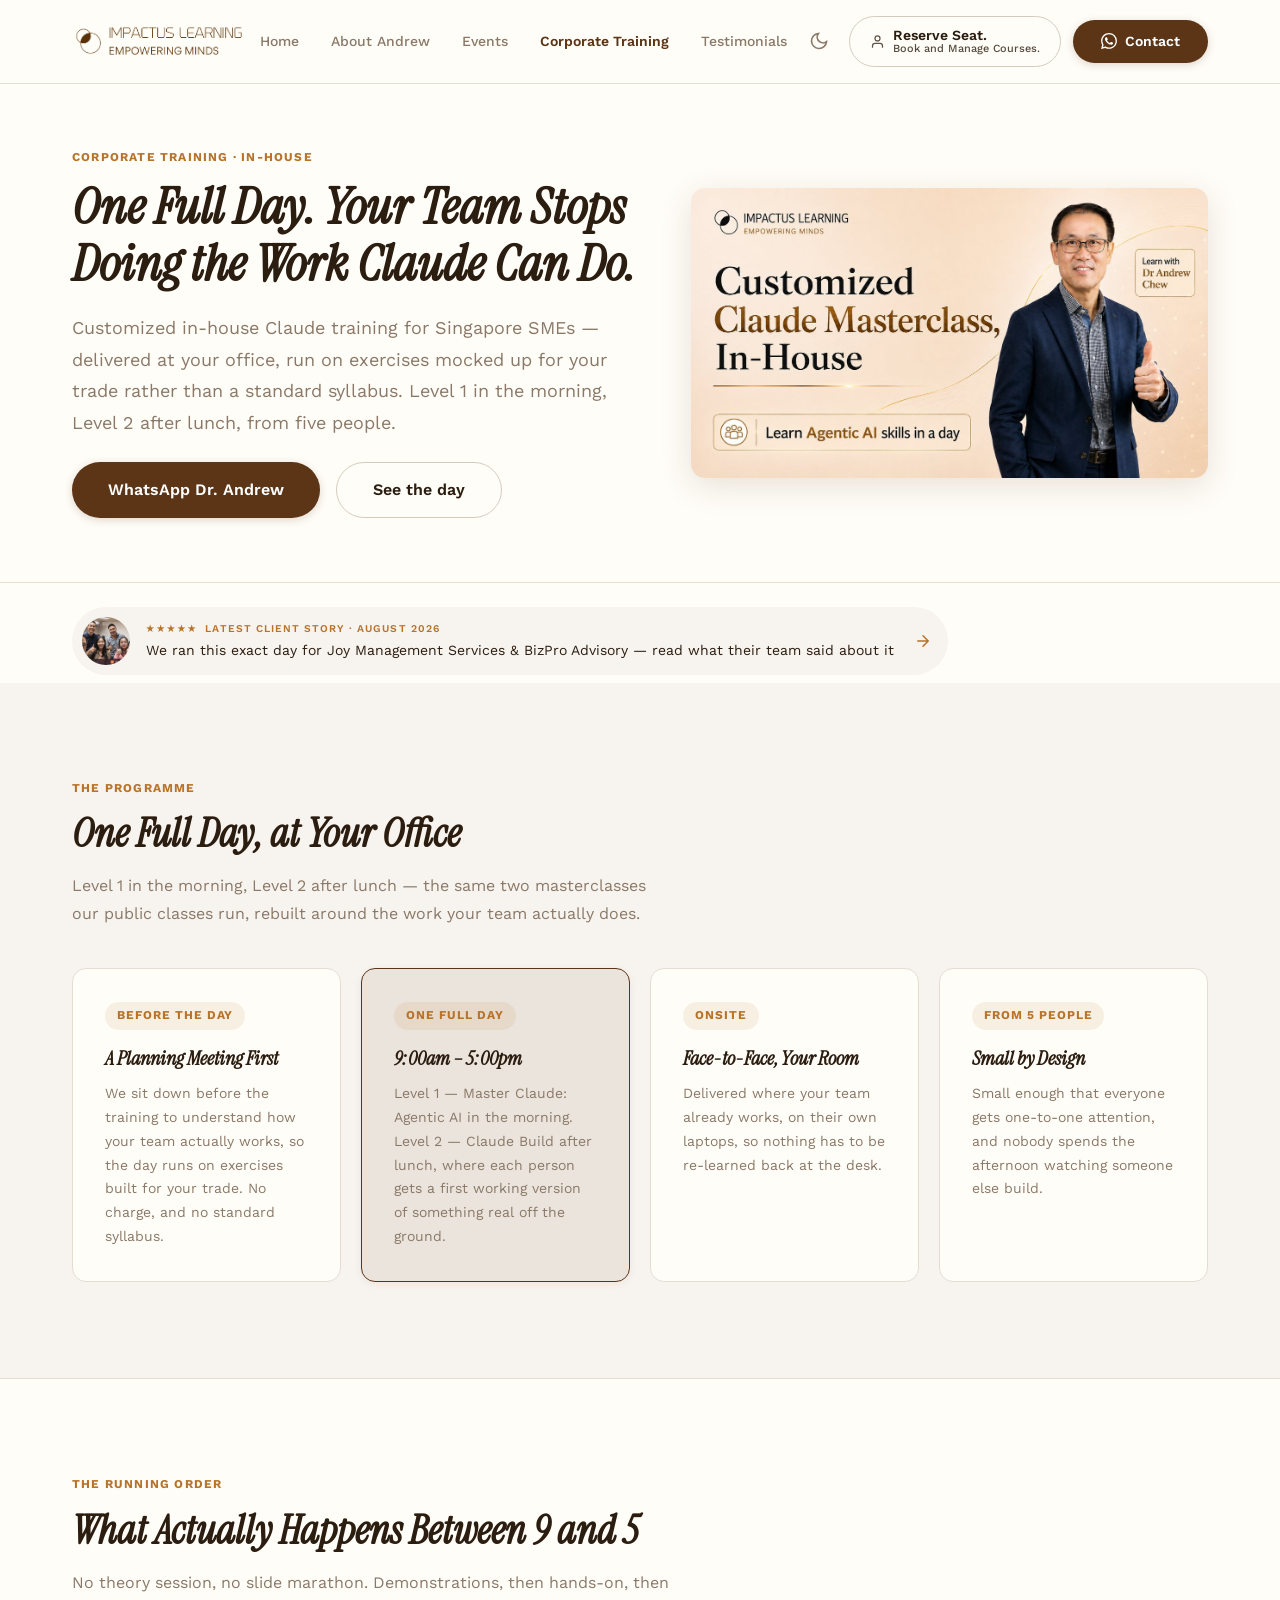
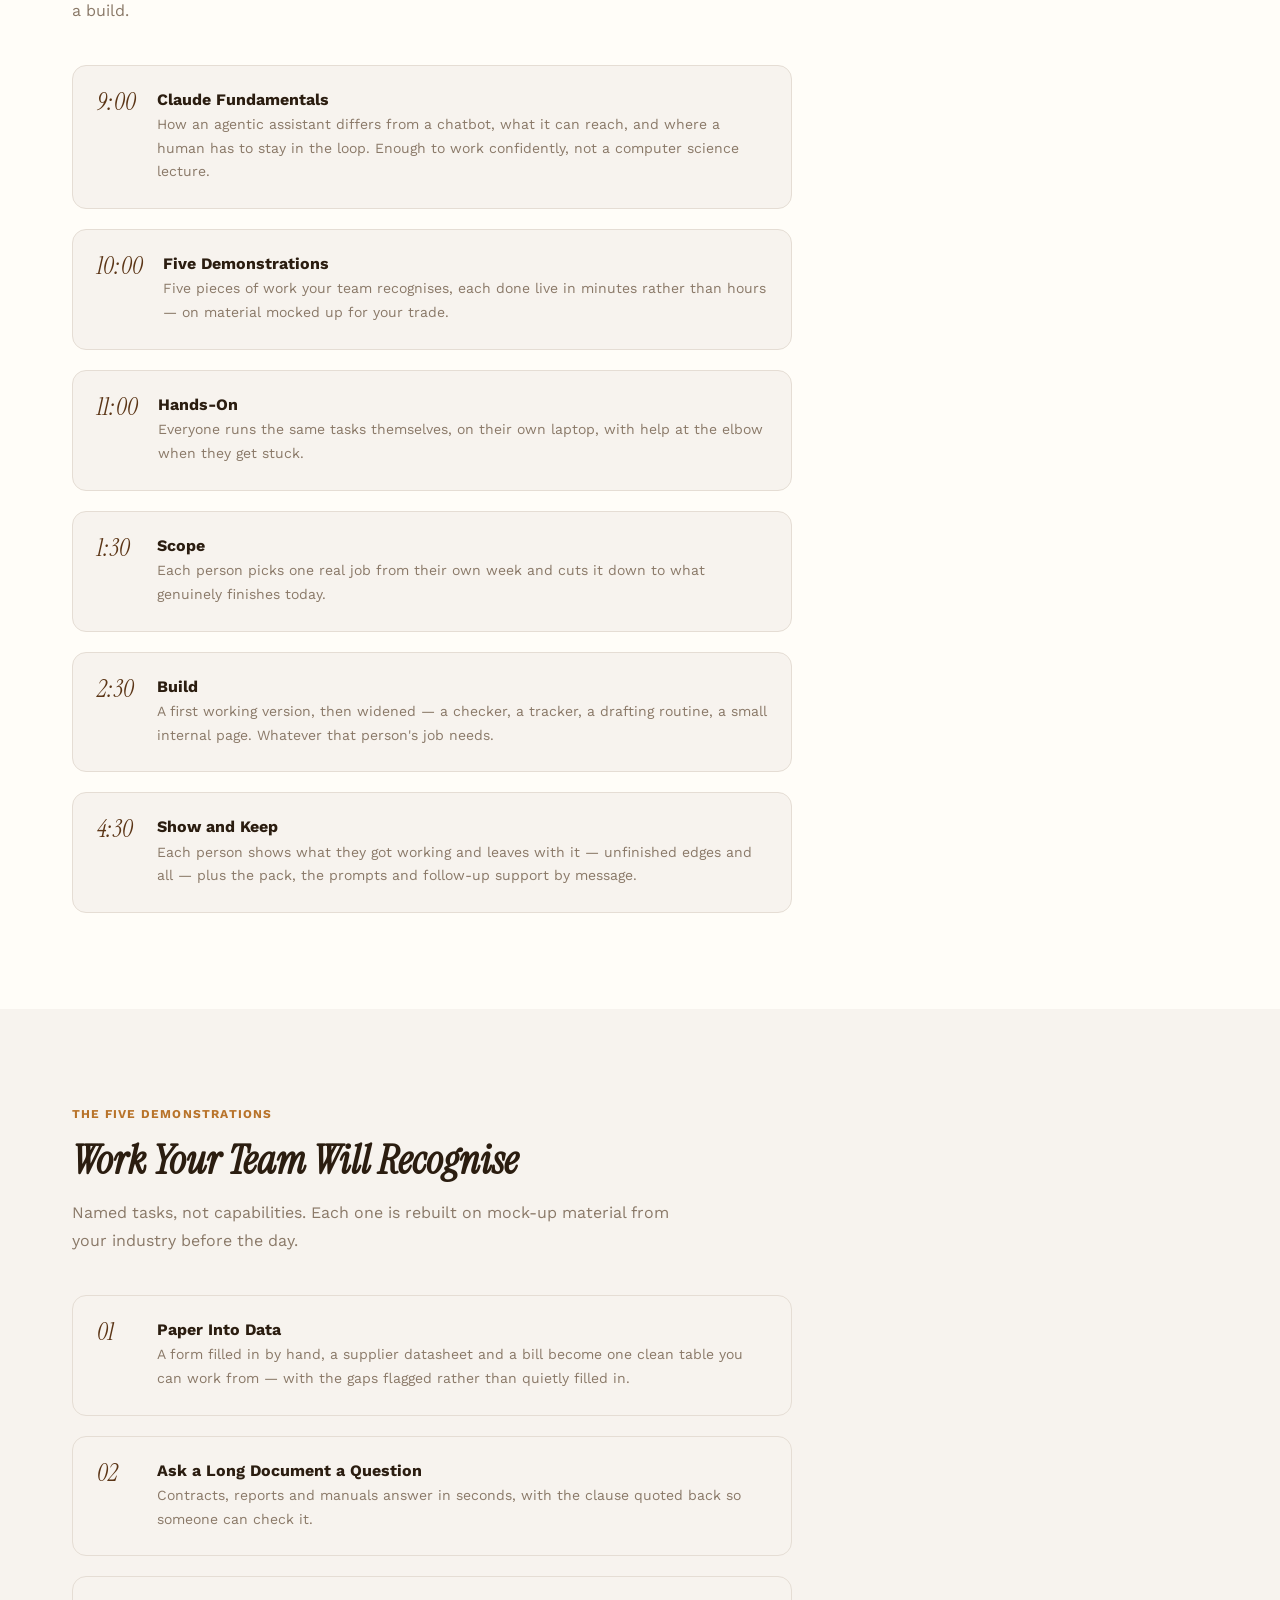
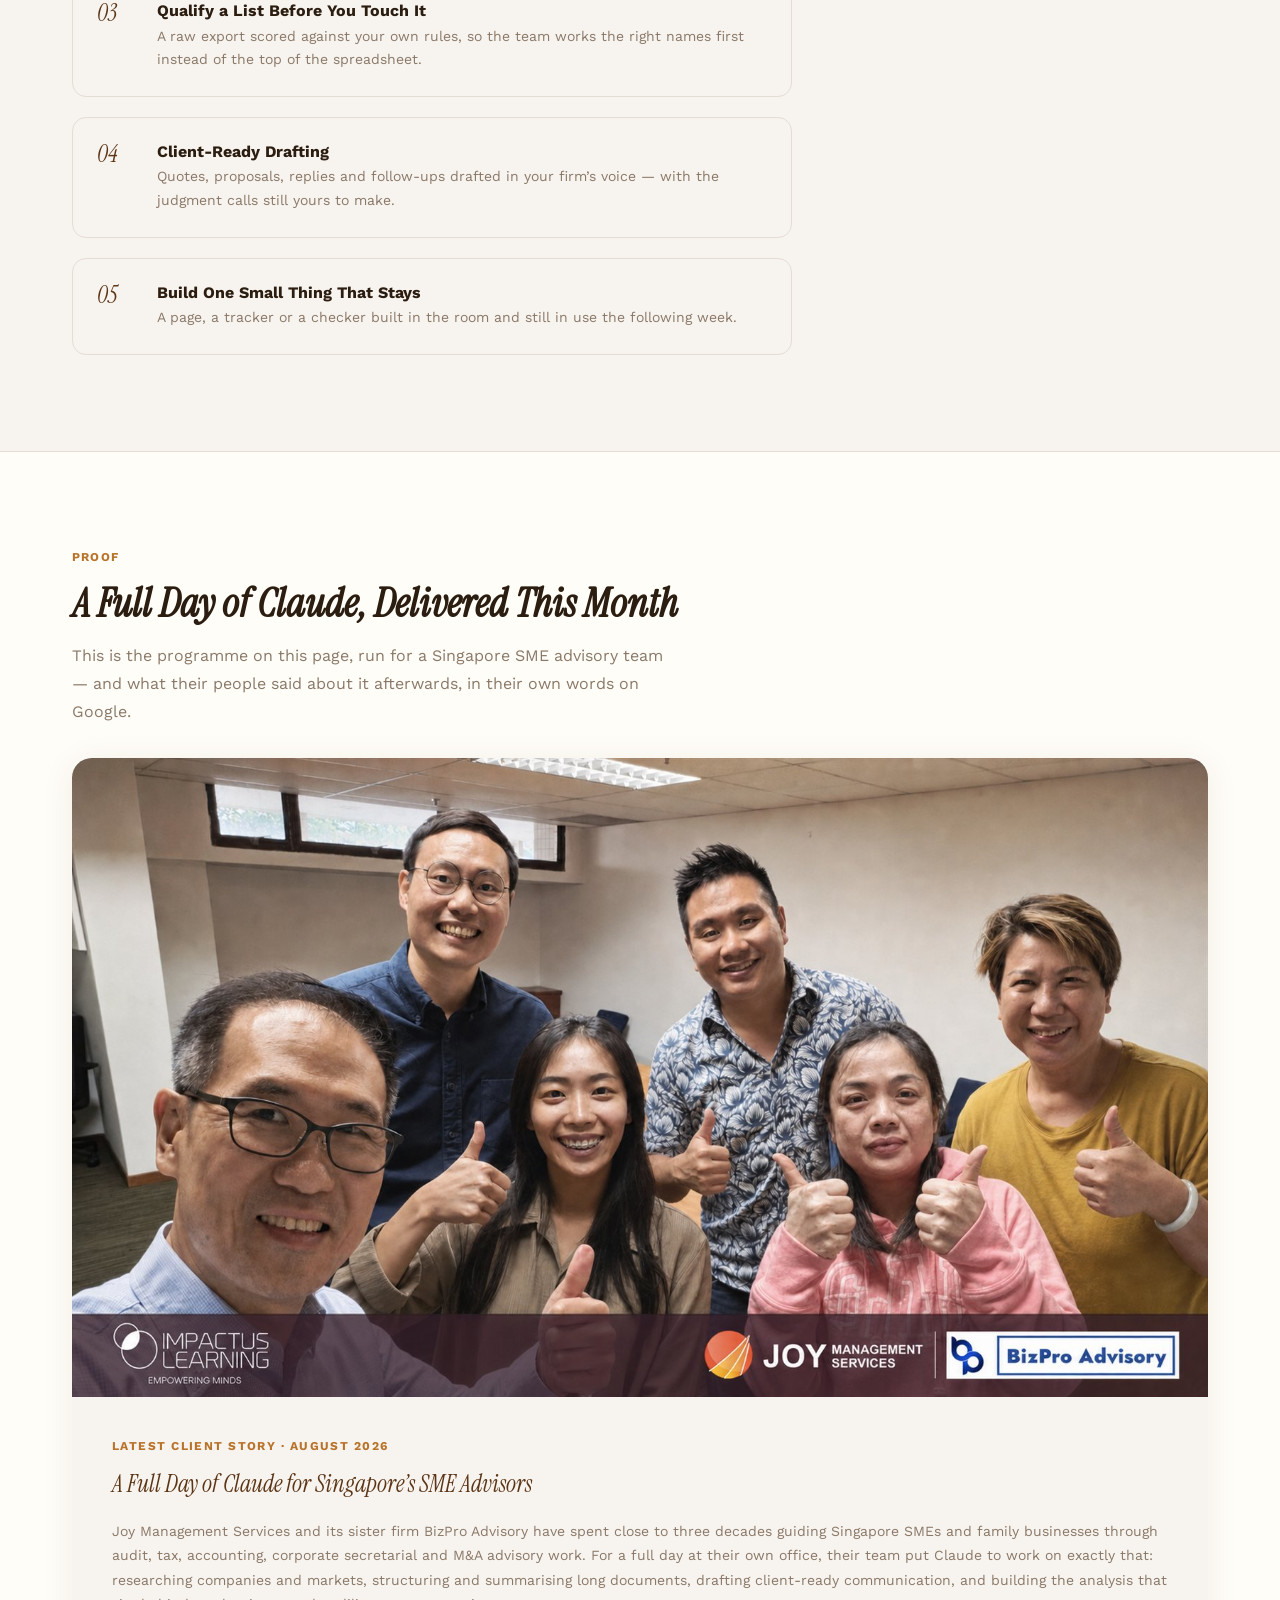
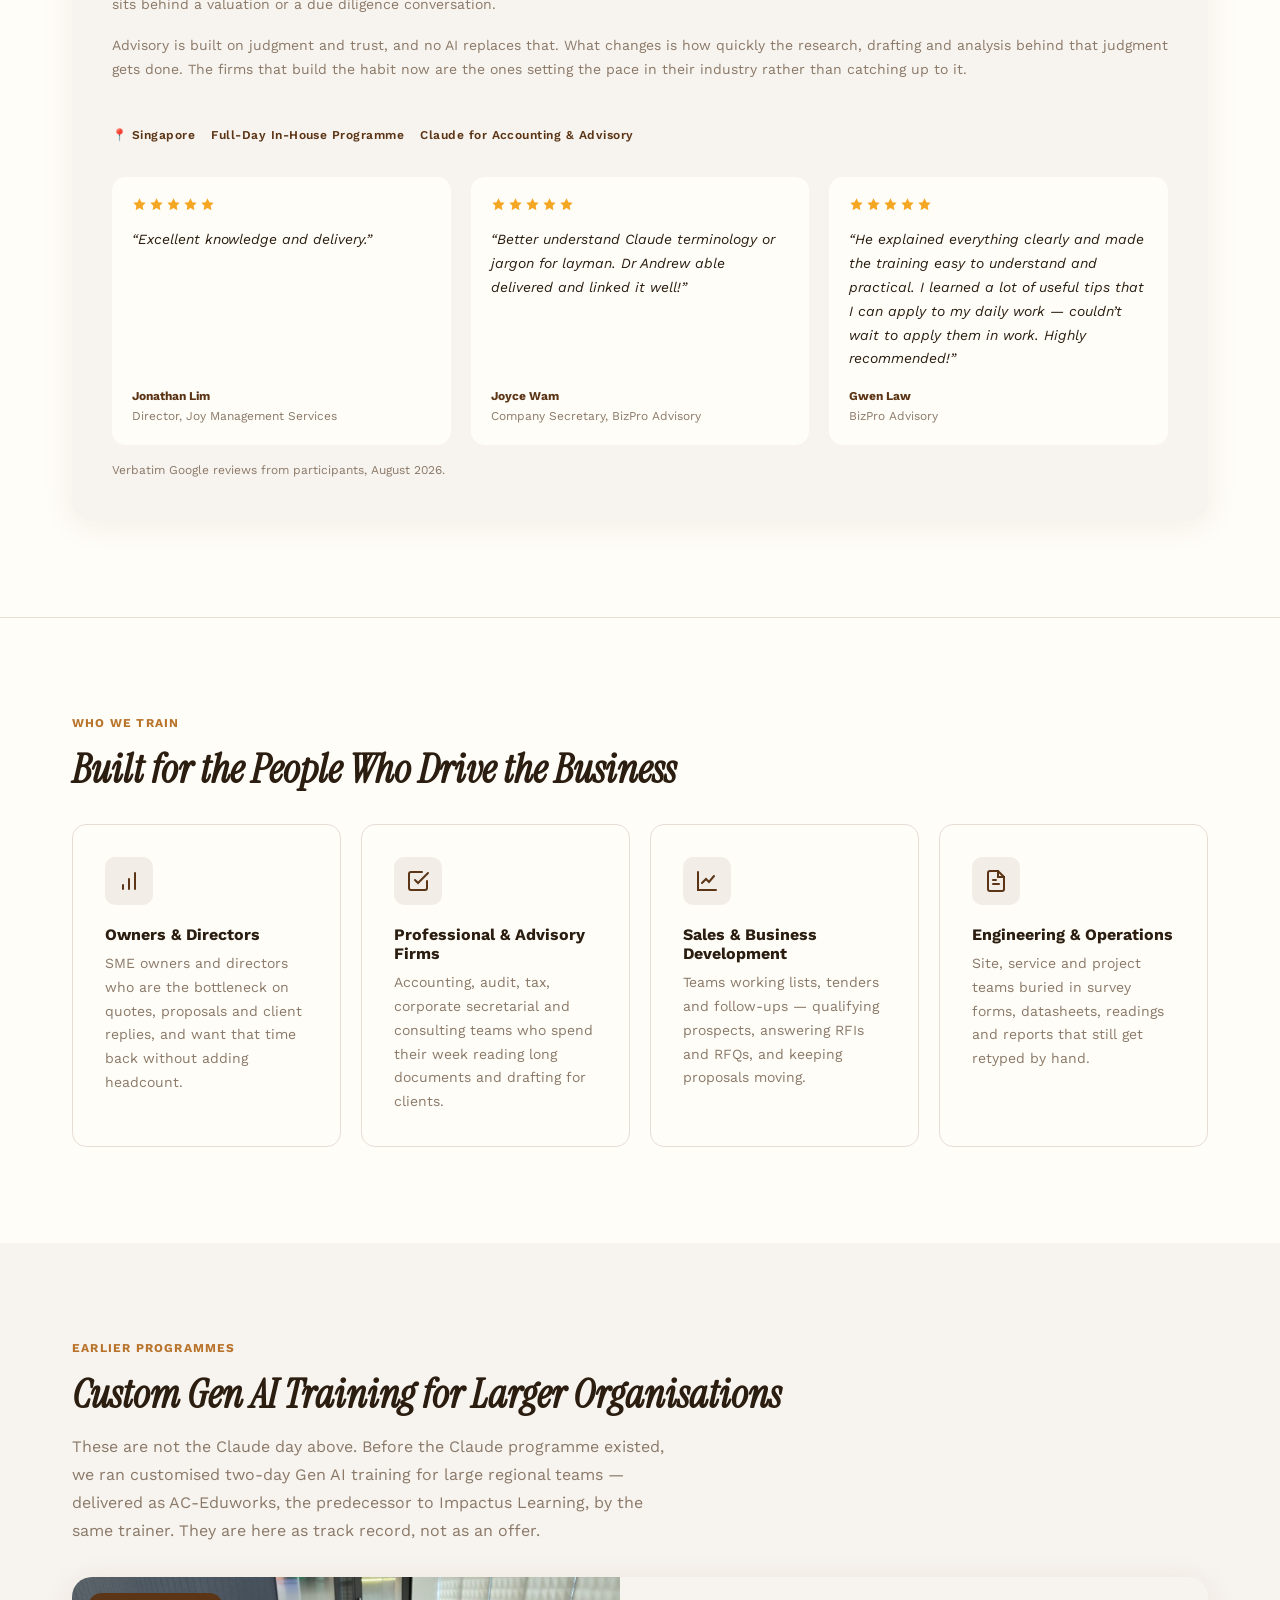
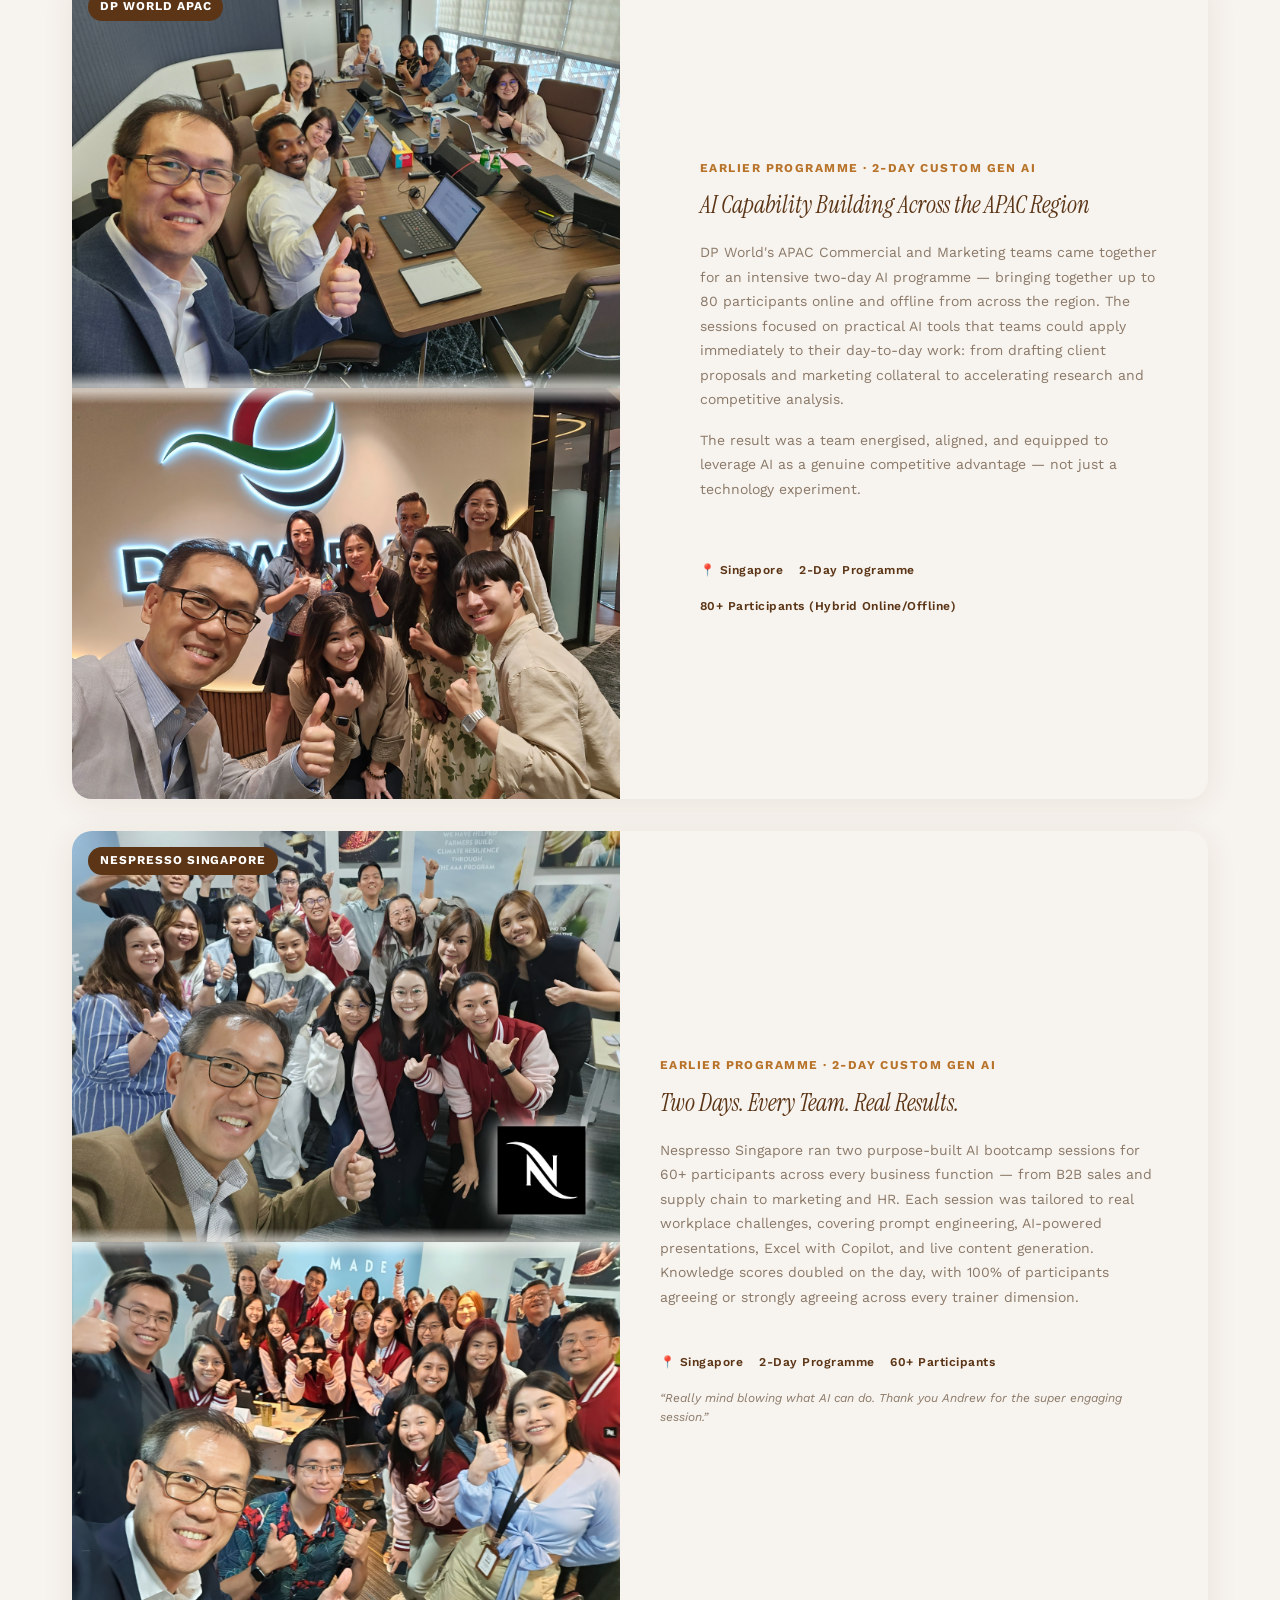
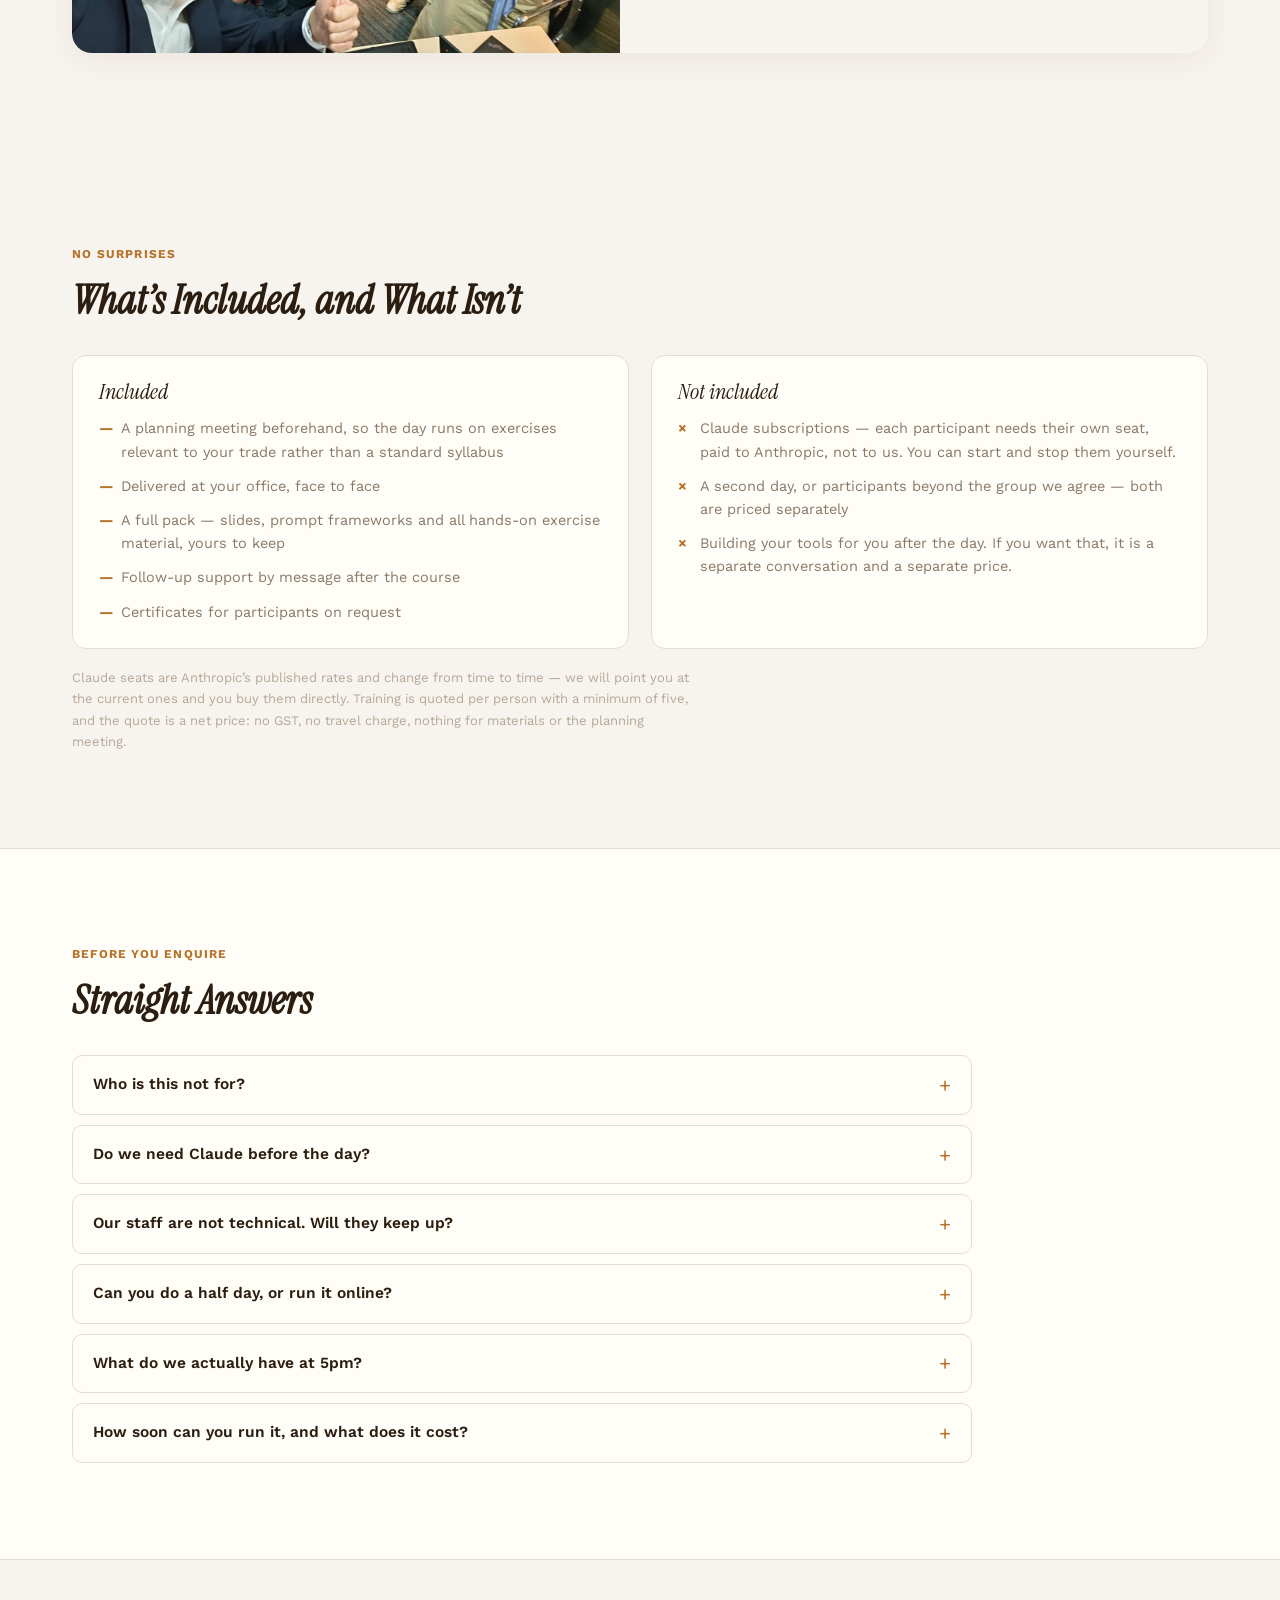
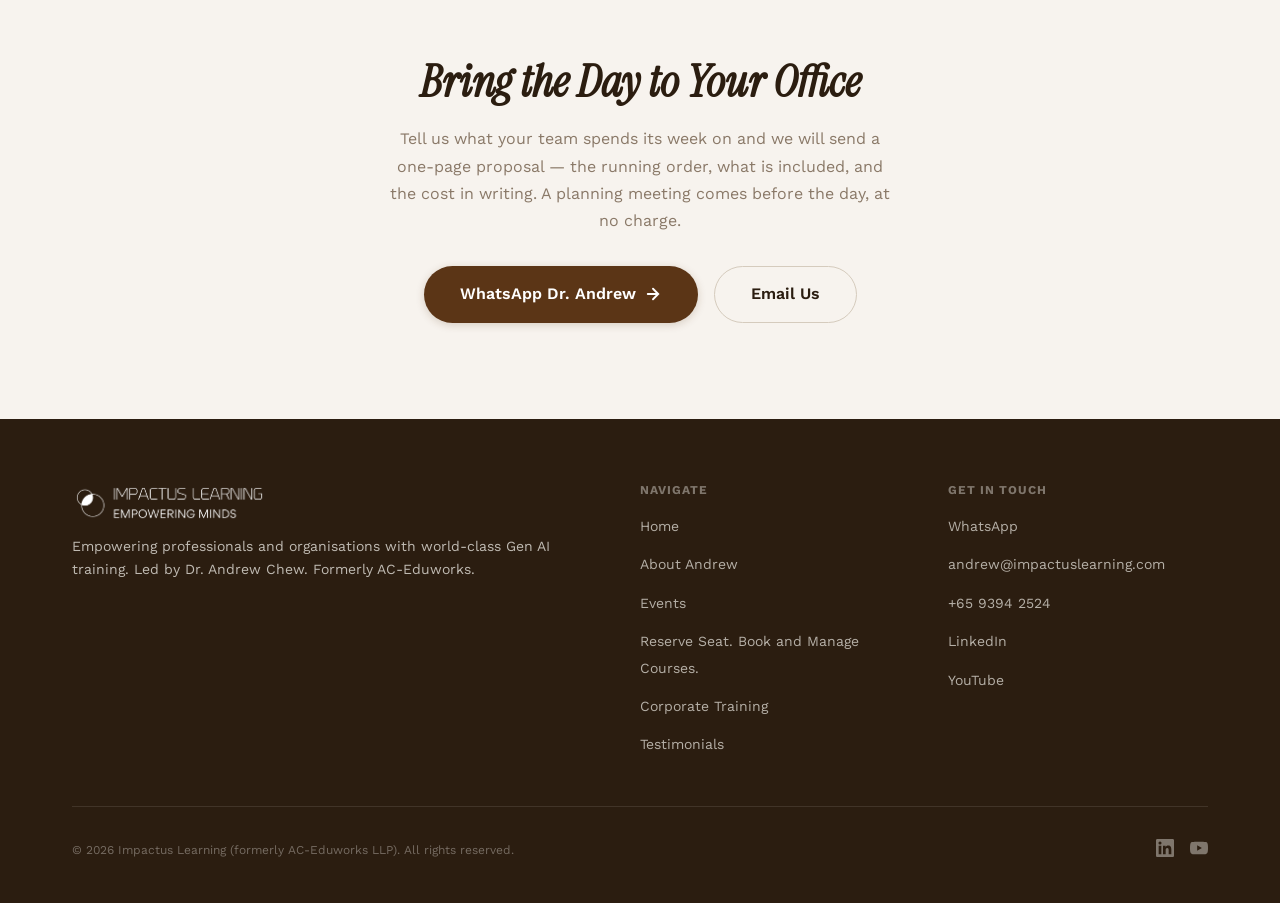
<file: training.html>
<!DOCTYPE html>
<html lang="en">
<head>
  <!-- Google tag (gtag.js) -->
  <script async src="https://www.googletagmanager.com/gtag/js?id=G-1ZG98XKEWS"></script>
  <script>
    window.dataLayer = window.dataLayer || [];
    function gtag(){dataLayer.push(arguments);}
    gtag('js', new Date());
    gtag('config', 'G-1ZG98XKEWS');
  </script>

  <!-- Tidy URL: strip GA link-decoration params (_gl, _ga, _gid, _gac_*) from the address
       bar AFTER gtag.js has read them. Cross-domain measurement still works; the visitor
       just never sees the junk. -->
  <script>
    (function () {
      var JUNK = /^(_gl|_ga|_gid|_gac_.*)$/;
      function tidyUrl() {
        try {
          var url = new URL(window.location.href), dirty = false;
          Array.from(url.searchParams.keys()).forEach(function (k) {
            if (JUNK.test(k)) { url.searchParams.delete(k); dirty = true; }
          });
          if (!dirty) return;
          var qs = url.searchParams.toString();
          history.replaceState(history.state, '', url.pathname + (qs ? '?' + qs : '') + url.hash);
        } catch (e) { /* no-op */ }
      }
      if (document.readyState === 'complete') tidyUrl();
      else window.addEventListener('load', tidyUrl);
    })();
  </script>

  <meta charset="UTF-8">
  <meta name="viewport" content="width=device-width, initial-scale=1.0">
  <meta name="color-scheme" content="light dark">
  <meta name="supported-color-schemes" content="light dark">
  <title>Corporate Claude Training Singapore — One Full Day, In-House | Impactus Learning</title>
  <meta name="description" content="Customised in-house Claude training for Singapore SMEs. One full day at your office, from five people — Level 1 in the morning, Level 2 build after lunch. Led by Dr. Andrew Chew.">
  <link rel="preconnect" href="https://fonts.googleapis.com">
  <link rel="preconnect" href="https://fonts.gstatic.com" crossorigin>
  <link href="https://fonts.googleapis.com/css2?family=Instrument+Serif:ital@0;1&family=Work+Sans:wght@300..700&display=swap" rel="stylesheet">
  <link rel="stylesheet" href="css/style.css?v=training-corp-v13">
  <link rel="icon" type="image/x-icon" href="favicon.ico">
  <link rel="apple-touch-icon" href="images/apple-touch-icon.png">
</head>
<body>

  <!-- HEADER -->
  <header class="header">
    <div class="container">
      <nav class="nav">
        <a href="index.html" class="nav__logo">
          <img src="images/logo.png" alt="Impactus Learning" class="nav__logo-img">
        </a>
        <div class="nav__overlay"></div>
        <ul class="nav__links">
          <li class="nav__drawer-header">
            <span>Menu</span>
            <button class="nav__close" aria-label="Close menu">
              <svg width="18" height="18" viewBox="0 0 24 24" fill="none" stroke="currentColor" stroke-width="2.5" stroke-linecap="round"><path d="M18 6L6 18M6 6l12 12"/></svg>
            </button>
          </li>
          <li class="nav__portal-item"><a href="https://events.impactuslearning.com/portal/" target="_blank" rel="noopener"><svg width="16" height="16" viewBox="0 0 24 24" fill="none" stroke="currentColor" stroke-width="2" stroke-linecap="round" stroke-linejoin="round"><path d="M20 21v-2a4 4 0 0 0-4-4H8a4 4 0 0 0-4 4v2"/><circle cx="12" cy="7" r="4"/></svg> <span class="rs2"><span class="rs2__a">Reserve Seat.</span> <span class="rs2__b">Book and Manage Courses.</span></span></a></li>
                    <li><a href="index.html">Home</a></li>
          <li><a href="about.html">About Andrew</a></li>
          <li><a href="https://events.impactuslearning.com" target="_blank" rel="noopener">Events</a></li>
          <li><a href="training.html" class="active">Corporate Training</a></li>
          <li><a href="testimonials.html">Testimonials</a></li>
          <!-- <li><a href="rebrand.html">Our Story</a></li> -->
        </ul>
        <div class="nav__actions">
          <button class="theme-toggle" data-theme-toggle aria-label="Toggle theme">
            <svg width="20" height="20" viewBox="0 0 24 24" fill="none" stroke="currentColor" stroke-width="2"><path d="M21 12.79A9 9 0 1 1 11.21 3 7 7 0 0 0 21 12.79z"/></svg>
          </button>
          <a href="https://events.impactuslearning.com/portal/" class="btn btn--outline nav__portal" target="_blank" rel="noopener"><svg width="15" height="15" viewBox="0 0 24 24" fill="none" stroke="currentColor" stroke-width="2" stroke-linecap="round" stroke-linejoin="round"><path d="M20 21v-2a4 4 0 0 0-4-4H8a4 4 0 0 0-4 4v2"/><circle cx="12" cy="7" r="4"/></svg> <span class="rs2"><span class="rs2__a">Reserve Seat.</span> <span class="rs2__b">Book and Manage Courses.</span></span></a>
          <a href="https://wa.me/6593942524?text=Hi%20Andrew%2C%20I%20would%20like%20to%20enquire%20about%20customized%20training%20for%20my%20organization." class="btn btn--primary" target="_blank" rel="noopener">
            <svg width="16" height="16" viewBox="0 0 24 24" fill="currentColor"><path d="M17.472 14.382c-.297-.149-1.758-.867-2.03-.967-.273-.099-.471-.148-.67.15-.197.297-.767.966-.94 1.164-.173.199-.347.223-.644.075-.297-.15-1.255-.463-2.39-1.475-.883-.788-1.48-1.761-1.653-2.059-.173-.297-.018-.458.13-.606.134-.133.298-.347.446-.52.149-.174.198-.298.298-.497.099-.198.05-.371-.025-.52-.075-.149-.669-1.612-.916-2.207-.242-.579-.487-.5-.669-.51-.173-.008-.371-.01-.57-.01-.198 0-.52.074-.792.372-.272.297-1.04 1.016-1.04 2.479 0 1.462 1.065 2.875 1.213 3.074.149.198 2.096 3.2 5.077 4.487.709.306 1.262.489 1.694.625.712.227 1.36.195 1.871.118.571-.085 1.758-.719 2.006-1.413.248-.694.248-1.289.173-1.413-.074-.124-.272-.198-.57-.347m-5.421 7.403h-.004a9.87 9.87 0 01-5.031-1.378l-.361-.214-3.741.982.998-3.648-.235-.374a9.86 9.86 0 01-1.51-5.26c.001-5.45 4.436-9.884 9.888-9.884 2.64 0 5.122 1.03 6.988 2.898a9.825 9.825 0 012.893 6.994c-.003 5.45-4.437 9.884-9.885 9.884m8.413-18.297A11.815 11.815 0 0012.05 0C5.495 0 .16 5.335.157 11.892c0 2.096.547 4.142 1.588 5.945L.057 24l6.305-1.654a11.882 11.882 0 005.683 1.448h.005c6.554 0 11.89-5.335 11.893-11.893a11.821 11.821 0 00-3.48-8.413z"/></svg>
            Contact
          </a>
          <button class="nav__toggle" aria-label="Open menu">
            <svg width="24" height="24" viewBox="0 0 24 24" fill="none" stroke="currentColor" stroke-width="2"><path d="M3 12h18M3 6h18M3 18h18"/></svg>
          </button>
        </div>
      </nav>
    </div>
  </header>

  <!-- PAGE HERO -->
  <section class="page-hero page-hero--split">
    <div class="container">
      <div class="page-hero__copy">
        <p class="section__tag">Corporate Training &middot; In-House</p>
        <h1 class="page-hero__title">One Full Day. Your Team Stops Doing the Work Claude Can Do.</h1>
        <p class="page-hero__sub">Customized in-house Claude training for Singapore SMEs &mdash; delivered at your office, run on exercises mocked up for your trade rather than a standard syllabus. Level 1 in the morning, Level 2 after lunch, from five people.</p>
        <div class="page-hero__cta">
          <a href="https://wa.me/6593942524?text=Hi%20Andrew%2C%20I%20would%20like%20to%20enquire%20about%20customized%20training%20for%20my%20organization." class="btn btn--primary btn--lg" target="_blank" rel="noopener">WhatsApp Dr. Andrew</a>
          <a href="#the-day" class="btn btn--outline btn--lg">See the day</a>
        </div>
      </div>
      <div class="page-hero__media" aria-hidden="true">
        <img src="images/corp-hero-v1.jpg" alt="Customized Claude Masterclass, In-House — corporate training with Dr Andrew Chew" class="page-hero__img" style="aspect-ratio:16/9;" loading="eager" width="1200" height="675">
      </div>
    </div>
  </section>

  <!-- PROOF TEASER -->
  <div class="container">
    <a href="#case-studies" class="cs-teaser">
      <div class="cs-teaser__thumb">
        <img src="images/jms-bizpro-group.jpg" alt="The Joy Management Services and BizPro Advisory team after their full-day Claude programme" class="cs-teaser__img">
      </div>
      <div class="cs-teaser__body">
        <span class="cs-teaser__label">&#9733;&#9733;&#9733;&#9733;&#9733; &nbsp;Latest client story &middot; August 2026</span>
        <span class="cs-teaser__text">We ran this exact day for Joy Management Services &amp; BizPro Advisory &mdash; read what their team said about it</span>
      </div>
      <svg class="cs-teaser__arrow" width="18" height="18" viewBox="0 0 24 24" fill="none" stroke="currentColor" stroke-width="2" stroke-linecap="round" stroke-linejoin="round"><path d="M5 12h14M12 5l7 7-7 7"/></svg>
    </a>
  </div>

  <!-- THE OFFER -->
  <section class="section section--surface" data-animate>
    <div class="container">
      <p class="section__tag">The Programme</p>
      <h2 class="section__title">One Full Day, at Your Office</h2>
      <p class="section__sub" style="margin-bottom: var(--space-10);">Level 1 in the morning, Level 2 after lunch &mdash; the same two masterclasses our public classes run, rebuilt around the work your team actually does.</p>

      <div class="format-grid format-grid--4">
        <div class="format-card" data-animate>
          <div class="format-card__badge">Before the Day</div>
          <h3 class="format-card__title">A Planning Meeting First</h3>
          <p class="format-card__desc">We sit down before the training to understand how your team actually works, so the day runs on exercises built for your trade. No charge, and no standard syllabus.</p>
        </div>
        <div class="format-card format-card--featured" data-animate>
          <div class="format-card__badge">One Full Day</div>
          <h3 class="format-card__title">9:00am &ndash; 5:00pm</h3>
          <p class="format-card__desc">Level 1 &mdash; Master Claude: Agentic AI in the morning. Level 2 &mdash; Claude Build after lunch, where each person gets a first working version of something real off the ground.</p>
        </div>
        <div class="format-card" data-animate>
          <div class="format-card__badge">Onsite</div>
          <h3 class="format-card__title">Face-to-Face, Your Room</h3>
          <p class="format-card__desc">Delivered where your team already works, on their own laptops, so nothing has to be re-learned back at the desk.</p>
        </div>
        <div class="format-card" data-animate>
          <div class="format-card__badge">From 5 People</div>
          <h3 class="format-card__title">Small by Design</h3>
          <p class="format-card__desc">Small enough that everyone gets one-to-one attention, and nobody spends the afternoon watching someone else build.</p>
        </div>
      </div>
    </div>
  </section>

  <!-- THE DAY -->
  <section id="the-day" class="section section--bordered" data-animate>
    <div class="container">
      <p class="section__tag">The Running Order</p>
      <h2 class="section__title">What Actually Happens Between 9 and 5</h2>
      <p class="section__sub" style="margin-bottom: var(--space-10);">No theory session, no slide marathon. Demonstrations, then hands-on, then a build.</p>

      <div class="skill-list">
        <div class="skill-item" data-animate>
          <div class="skill-item__number">9:00</div>
          <div>
            <h3 class="skill-item__title">Claude Fundamentals</h3>
            <p class="skill-item__desc">How an agentic assistant differs from a chatbot, what it can reach, and where a human has to stay in the loop. Enough to work confidently, not a computer science lecture.</p>
          </div>
        </div>
        <div class="skill-item" data-animate>
          <div class="skill-item__number">10:00</div>
          <div>
            <h3 class="skill-item__title">Five Demonstrations</h3>
            <p class="skill-item__desc">Five pieces of work your team recognises, each done live in minutes rather than hours &mdash; on material mocked up for your trade.</p>
          </div>
        </div>
        <div class="skill-item" data-animate>
          <div class="skill-item__number">11:00</div>
          <div>
            <h3 class="skill-item__title">Hands-On</h3>
            <p class="skill-item__desc">Everyone runs the same tasks themselves, on their own laptop, with help at the elbow when they get stuck.</p>
          </div>
        </div>
        <div class="skill-item" data-animate>
          <div class="skill-item__number">1:30</div>
          <div>
            <h3 class="skill-item__title">Scope</h3>
            <p class="skill-item__desc">Each person picks one real job from their own week and cuts it down to what genuinely finishes today.</p>
          </div>
        </div>
        <div class="skill-item" data-animate>
          <div class="skill-item__number">2:30</div>
          <div>
            <h3 class="skill-item__title">Build</h3>
            <p class="skill-item__desc">A first working version, then widened &mdash; a checker, a tracker, a drafting routine, a small internal page. Whatever that person's job needs.</p>
          </div>
        </div>
        <div class="skill-item" data-animate>
          <div class="skill-item__number">4:30</div>
          <div>
            <h3 class="skill-item__title">Show and Keep</h3>
            <p class="skill-item__desc">Each person shows what they got working and leaves with it &mdash; unfinished edges and all &mdash; plus the pack, the prompts and follow-up support by message.</p>
          </div>
        </div>
      </div>
    </div>
  </section>

  <!-- FIVE DEMONSTRATIONS -->
  <section class="section section--surface" data-animate>
    <div class="container">
      <p class="section__tag">The Five Demonstrations</p>
      <h2 class="section__title">Work Your Team Will Recognise</h2>
      <p class="section__sub" style="margin-bottom: var(--space-10);">Named tasks, not capabilities. Each one is rebuilt on mock-up material from your industry before the day.</p>
      <div class="skill-list">
        <div class="skill-item" data-animate>
          <div class="skill-item__number">01</div>
          <div>
            <h3 class="skill-item__title">Paper Into Data</h3>
            <p class="skill-item__desc">A form filled in by hand, a supplier datasheet and a bill become one clean table you can work from &mdash; with the gaps flagged rather than quietly filled in.</p>
          </div>
        </div>
        <div class="skill-item" data-animate>
          <div class="skill-item__number">02</div>
          <div>
            <h3 class="skill-item__title">Ask a Long Document a Question</h3>
            <p class="skill-item__desc">Contracts, reports and manuals answer in seconds, with the clause quoted back so someone can check it.</p>
          </div>
        </div>
        <div class="skill-item" data-animate>
          <div class="skill-item__number">03</div>
          <div>
            <h3 class="skill-item__title">Qualify a List Before You Touch It</h3>
            <p class="skill-item__desc">A raw export scored against your own rules, so the team works the right names first instead of the top of the spreadsheet.</p>
          </div>
        </div>
        <div class="skill-item" data-animate>
          <div class="skill-item__number">04</div>
          <div>
            <h3 class="skill-item__title">Client-Ready Drafting</h3>
            <p class="skill-item__desc">Quotes, proposals, replies and follow-ups drafted in your firm&rsquo;s voice &mdash; with the judgment calls still yours to make.</p>
          </div>
        </div>
        <div class="skill-item" data-animate>
          <div class="skill-item__number">05</div>
          <div>
            <h3 class="skill-item__title">Build One Small Thing That Stays</h3>
            <p class="skill-item__desc">A page, a tracker or a checker built in the room and still in use the following week.</p>
          </div>
        </div>
      </div>
    </div>
  </section>

  <!-- PROOF: THE CLAUDE DAY -->
  <section id="case-studies" class="section section--bordered" data-animate>
    <div class="container">
      <p class="section__tag">Proof</p>
      <h2 class="section__title">A Full Day of Claude, Delivered This Month</h2>
      <p class="section__sub" style="margin-bottom: var(--space-8);">This is the programme on this page, run for a Singapore SME advisory team &mdash; and what their people said about it afterwards, in their own words on Google.</p>
      <article class="cs-latest" data-animate style="margin-top: var(--space-8);">
        <div class="cs-latest__media">
          <img src="images/jms-bizpro-group.jpg"
               alt="Dr. Andrew Chew with the Joy Management Services and BizPro Advisory team after their full-day Claude programme"
               loading="lazy" width="1600" height="900">
        </div>
        <div class="cs-latest__body">
          <p class="dpworld-feature__eyebrow">Latest Client Story &middot; August 2026</p>
          <h3 class="dpworld-feature__title">A Full Day of Claude for Singapore&rsquo;s SME Advisors</h3>
          <p class="dpworld-feature__text">Joy Management Services and its sister firm BizPro Advisory have spent close to three decades guiding Singapore SMEs and family businesses through audit, tax, accounting, corporate secretarial and M&amp;A advisory work. For a full day at their own office, their team put Claude to work on exactly that: researching companies and markets, structuring and summarising long documents, drafting client-ready communication, and building the analysis that sits behind a valuation or a due diligence conversation.</p>
          <p class="dpworld-feature__text">Advisory is built on judgment and trust, and no AI replaces that. What changes is how quickly the research, drafting and analysis behind that judgment gets done. The firms that build the habit now are the ones setting the pace in their industry rather than catching up to it.</p>
          <div class="dpworld-feature__meta">
            <span>&#128205; Singapore</span>
            <span>Full-Day In-House Programme</span>
            <span>Claude for Accounting &amp; Advisory</span>
          </div>

          <div class="cs-quotes">
            <figure class="cs-quote">
            <div class="cs-quote__stars" role="img" aria-label="5 out of 5 stars">
              <svg viewBox="0 0 24 24" fill="currentColor" aria-hidden="true"><path d="M12 2l3.09 6.26L22 9.27l-5 4.87 1.18 6.88L12 17.77l-6.18 3.25L7 14.14 2 9.27l6.91-1.01L12 2z"/></svg>
              <svg viewBox="0 0 24 24" fill="currentColor" aria-hidden="true"><path d="M12 2l3.09 6.26L22 9.27l-5 4.87 1.18 6.88L12 17.77l-6.18 3.25L7 14.14 2 9.27l6.91-1.01L12 2z"/></svg>
              <svg viewBox="0 0 24 24" fill="currentColor" aria-hidden="true"><path d="M12 2l3.09 6.26L22 9.27l-5 4.87 1.18 6.88L12 17.77l-6.18 3.25L7 14.14 2 9.27l6.91-1.01L12 2z"/></svg>
              <svg viewBox="0 0 24 24" fill="currentColor" aria-hidden="true"><path d="M12 2l3.09 6.26L22 9.27l-5 4.87 1.18 6.88L12 17.77l-6.18 3.25L7 14.14 2 9.27l6.91-1.01L12 2z"/></svg>
              <svg viewBox="0 0 24 24" fill="currentColor" aria-hidden="true"><path d="M12 2l3.09 6.26L22 9.27l-5 4.87 1.18 6.88L12 17.77l-6.18 3.25L7 14.14 2 9.27l6.91-1.01L12 2z"/></svg>
            </div>
              <blockquote>Excellent knowledge and delivery.</blockquote>
              <figcaption><strong>Jonathan Lim</strong><span>Director, Joy Management Services</span></figcaption>
            </figure>
            <figure class="cs-quote">
            <div class="cs-quote__stars" role="img" aria-label="5 out of 5 stars">
              <svg viewBox="0 0 24 24" fill="currentColor" aria-hidden="true"><path d="M12 2l3.09 6.26L22 9.27l-5 4.87 1.18 6.88L12 17.77l-6.18 3.25L7 14.14 2 9.27l6.91-1.01L12 2z"/></svg>
              <svg viewBox="0 0 24 24" fill="currentColor" aria-hidden="true"><path d="M12 2l3.09 6.26L22 9.27l-5 4.87 1.18 6.88L12 17.77l-6.18 3.25L7 14.14 2 9.27l6.91-1.01L12 2z"/></svg>
              <svg viewBox="0 0 24 24" fill="currentColor" aria-hidden="true"><path d="M12 2l3.09 6.26L22 9.27l-5 4.87 1.18 6.88L12 17.77l-6.18 3.25L7 14.14 2 9.27l6.91-1.01L12 2z"/></svg>
              <svg viewBox="0 0 24 24" fill="currentColor" aria-hidden="true"><path d="M12 2l3.09 6.26L22 9.27l-5 4.87 1.18 6.88L12 17.77l-6.18 3.25L7 14.14 2 9.27l6.91-1.01L12 2z"/></svg>
              <svg viewBox="0 0 24 24" fill="currentColor" aria-hidden="true"><path d="M12 2l3.09 6.26L22 9.27l-5 4.87 1.18 6.88L12 17.77l-6.18 3.25L7 14.14 2 9.27l6.91-1.01L12 2z"/></svg>
            </div>
              <blockquote>Better understand Claude terminology or jargon for layman. Dr Andrew able delivered and linked it well!</blockquote>
              <figcaption><strong>Joyce Wam</strong><span>Company Secretary, BizPro Advisory</span></figcaption>
            </figure>
            <figure class="cs-quote">
            <div class="cs-quote__stars" role="img" aria-label="5 out of 5 stars">
              <svg viewBox="0 0 24 24" fill="currentColor" aria-hidden="true"><path d="M12 2l3.09 6.26L22 9.27l-5 4.87 1.18 6.88L12 17.77l-6.18 3.25L7 14.14 2 9.27l6.91-1.01L12 2z"/></svg>
              <svg viewBox="0 0 24 24" fill="currentColor" aria-hidden="true"><path d="M12 2l3.09 6.26L22 9.27l-5 4.87 1.18 6.88L12 17.77l-6.18 3.25L7 14.14 2 9.27l6.91-1.01L12 2z"/></svg>
              <svg viewBox="0 0 24 24" fill="currentColor" aria-hidden="true"><path d="M12 2l3.09 6.26L22 9.27l-5 4.87 1.18 6.88L12 17.77l-6.18 3.25L7 14.14 2 9.27l6.91-1.01L12 2z"/></svg>
              <svg viewBox="0 0 24 24" fill="currentColor" aria-hidden="true"><path d="M12 2l3.09 6.26L22 9.27l-5 4.87 1.18 6.88L12 17.77l-6.18 3.25L7 14.14 2 9.27l6.91-1.01L12 2z"/></svg>
              <svg viewBox="0 0 24 24" fill="currentColor" aria-hidden="true"><path d="M12 2l3.09 6.26L22 9.27l-5 4.87 1.18 6.88L12 17.77l-6.18 3.25L7 14.14 2 9.27l6.91-1.01L12 2z"/></svg>
            </div>
              <blockquote>He explained everything clearly and made the training easy to understand and practical. I learned a lot of useful tips that I can apply to my daily work &mdash; couldn&rsquo;t wait to apply them in work. Highly recommended!</blockquote>
              <figcaption><strong>Gwen Law</strong><span>BizPro Advisory</span></figcaption>
            </figure>
          </div>
          <p class="cs-quotes__source">Verbatim Google reviews from participants, August 2026.</p>
        </div>
      </article>

    </div>
  </section>

  <!-- WHO WE TRAIN -->
  <section class="section section--bordered" data-animate>
    <div class="container">
      <p class="section__tag">Who We Train</p>
      <h2 class="section__title">Built for the People Who Drive the Business</h2>
      <div class="card-grid" style="margin-top: var(--space-8); grid-template-columns: repeat(auto-fill, minmax(240px, 1fr));">
        <div class="card" data-animate>
          <div class="card__icon">
            <svg width="24" height="24" viewBox="0 0 24 24" fill="none" stroke="currentColor" stroke-width="2" stroke-linecap="round"><path d="M12 20V10M18 20V4M6 20v-4"/></svg>
          </div>
          <h3 class="card__title">Owners &amp; Directors</h3>
          <p class="card__desc">SME owners and directors who are the bottleneck on quotes, proposals and client replies, and want that time back without adding headcount.</p>
        </div>
        <div class="card" data-animate>
          <div class="card__icon">
            <svg width="24" height="24" viewBox="0 0 24 24" fill="none" stroke="currentColor" stroke-width="2" stroke-linecap="round"><path d="M9 11l3 3L22 4"/><path d="M21 12v7a2 2 0 0 1-2 2H5a2 2 0 0 1-2-2V5a2 2 0 0 1 2-2h11"/></svg>
          </div>
          <h3 class="card__title">Professional &amp; Advisory Firms</h3>
          <p class="card__desc">Accounting, audit, tax, corporate secretarial and consulting teams who spend their week reading long documents and drafting for clients.</p>
        </div>
        <div class="card" data-animate>
          <div class="card__icon">
            <svg width="24" height="24" viewBox="0 0 24 24" fill="none" stroke="currentColor" stroke-width="2" stroke-linecap="round"><path d="M3 3v18h18"/><path d="M7 14l4-4 3 3 5-6"/></svg>
          </div>
          <h3 class="card__title">Sales &amp; Business Development</h3>
          <p class="card__desc">Teams working lists, tenders and follow-ups &mdash; qualifying prospects, answering RFIs and RFQs, and keeping proposals moving.</p>
        </div>
        <div class="card" data-animate>
          <div class="card__icon">
            <svg width="24" height="24" viewBox="0 0 24 24" fill="none" stroke="currentColor" stroke-width="2" stroke-linecap="round"><path d="M14 2H6a2 2 0 0 0-2 2v16a2 2 0 0 0 2 2h12a2 2 0 0 0 2-2V8z"/><path d="M14 2v6h6"/><path d="M9 15h6M9 11h3"/></svg>
          </div>
          <h3 class="card__title">Engineering &amp; Operations</h3>
          <p class="card__desc">Site, service and project teams buried in survey forms, datasheets, readings and reports that still get retyped by hand.</p>
        </div>
      </div>
    </div>
  </section>

  <!-- CASE STUDIES -->
  <section id="earlier-programmes" class="section section--surface" data-animate>
    <div class="container">
      <p class="section__tag">Earlier Programmes</p>
      <h2 class="section__title">Custom Gen AI Training for Larger Organisations</h2>
      <p class="section__sub" style="margin-bottom: var(--space-8);">These are not the Claude day above. Before the Claude programme existed, we ran customised two-day Gen AI training for large regional teams &mdash; delivered as AC-Eduworks, the predecessor to Impactus Learning, by the same trainer. They are here as track record, not as an offer.</p>

      <!-- DP World Featured Story -->
      <div class="dpworld-feature" data-animate style="margin-top: var(--space-8);">
        <div class="dpworld-feature__image-wrap dpw-diptych">
          <img src="images/dpworld-boardroom.jpg" alt="Dr. Andrew Chew with DP World APAC team during AI training session" class="dpw-diptych__img dpw-diptych__img--top" loading="lazy">
          <img src="images/dpworld-group.jpg" alt="DP World APAC group photo after AI training" class="dpw-diptych__img dpw-diptych__img--bottom" loading="lazy">
          <div class="dpworld-feature__badge">DP World APAC</div>
        </div>
        <div class="dpworld-feature__body">
          <p class="dpworld-feature__eyebrow">Earlier Programme &middot; 2-Day Custom Gen AI</p>
          <h3 class="dpworld-feature__title">AI Capability Building Across the APAC Region</h3>
          <p class="dpworld-feature__text">DP World's APAC Commercial and Marketing teams came together for an intensive two-day AI programme — bringing together up to 80 participants online and offline from across the region. The sessions focused on practical AI tools that teams could apply immediately to their day-to-day work: from drafting client proposals and marketing collateral to accelerating research and competitive analysis.</p>
          <p class="dpworld-feature__text">The result was a team energised, aligned, and equipped to leverage AI as a genuine competitive advantage — not just a technology experiment.</p>
          <div class="dpworld-feature__meta">
            <span>📍 Singapore</span>
            <span>2-Day Programme</span>
            <span>80+ Participants (Hybrid Online/Offline)</span>
          </div>
        </div>
      </div>

      <!-- Nespresso Featured Story -->
      <div class="dpworld-feature" data-animate style="margin-top: var(--space-8);">
        <div class="dpworld-feature__image-wrap nesp-diptych">
          <img src="images/nespresso-day2.jpg" alt="Nespresso Singapore AI Workshop Day 1" class="dpworld-feature__image nesp-diptych__img nesp-diptych__img--left" loading="lazy">
          <img src="images/nespresso-day1.jpg" alt="Nespresso Singapore AI Workshop Day 2" class="dpworld-feature__image nesp-diptych__img nesp-diptych__img--right" loading="lazy">
          <div class="dpworld-feature__badge">Nespresso Singapore</div>
        </div>
        <div class="dpworld-feature__body">
          <p class="dpworld-feature__eyebrow">Earlier Programme &middot; 2-Day Custom Gen AI</p>
          <h3 class="dpworld-feature__title">Two Days. Every Team. Real Results.</h3>
          <p class="dpworld-feature__text">Nespresso Singapore ran two purpose-built AI bootcamp sessions for 60+ participants across every business function &mdash; from B2B sales and supply chain to marketing and HR. Each session was tailored to real workplace challenges, covering prompt engineering, AI-powered presentations, Excel with Copilot, and live content generation. Knowledge scores doubled on the day, with 100% of participants agreeing or strongly agreeing across every trainer dimension.</p>
          <div class="dpworld-feature__meta">
            <span>&#128205; Singapore</span>
            <span>2-Day Programme</span>
            <span>60+ Participants</span>
          </div>
          <p style="font-size:var(--text-xs); color:var(--color-text-muted); margin-top:var(--space-4); font-style:italic; line-height:1.6;">&ldquo;Really mind blowing what AI can do. Thank you Andrew for the super engaging session.&rdquo;</p>
        </div>
      </div>


    </div>
  </section>

  <!-- INCLUDED / NOT INCLUDED -->
  <section class="section section--surface" data-animate>
    <div class="container">
      <p class="section__tag">No Surprises</p>
      <h2 class="section__title">What&rsquo;s Included, and What Isn&rsquo;t</h2>
      <div class="incl" style="margin-top: var(--space-8);">
        <div class="incl__col" data-animate>
          <h3 class="incl__head">Included</h3>
          <ul class="incl__list">
            <li>A planning meeting beforehand, so the day runs on exercises relevant to your trade rather than a standard syllabus</li>
            <li>Delivered at your office, face to face</li>
            <li>A full pack &mdash; slides, prompt frameworks and all hands-on exercise material, yours to keep</li>
            <li>Follow-up support by message after the course</li>
            <li>Certificates for participants on request</li>
          </ul>
        </div>
        <div class="incl__col incl__col--out" data-animate>
          <h3 class="incl__head">Not included</h3>
          <ul class="incl__list">
            <li>Claude subscriptions &mdash; each participant needs their own seat, paid to Anthropic, not to us. You can start and stop them yourself.</li>
            <li>A second day, or participants beyond the group we agree &mdash; both are priced separately</li>
            <li>Building your tools for you after the day. If you want that, it is a separate conversation and a separate price.</li>
          </ul>
        </div>
      </div>
      <p class="incl__note">Claude seats are Anthropic&rsquo;s published rates and change from time to time &mdash; we will point you at the current ones and you buy them directly. Training is quoted per person with a minimum of five, and the quote is a net price: no GST, no travel charge, nothing for materials or the planning meeting.</p>
    </div>
  </section>

  <!-- WHO IT IS NOT FOR / FAQ -->
  <section class="section section--bordered" data-animate>
    <div class="container">
      <p class="section__tag">Before You Enquire</p>
      <h2 class="section__title">Straight Answers</h2>

      <div class="tfaq" style="margin-top: var(--space-8);">
        <details class="tfaq__item" data-animate>
          <summary class="tfaq__q">Who is this not for?</summary>
          <div class="tfaq__a">Three groups, honestly. It is not an awareness talk for sixty people &mdash; that is a different, shorter session and we run those separately. It is not for teams whose company will not pay for Claude seats, because the day only sticks if everyone can keep working the same way on Monday. And it is not a build-it-for-us engagement: your people build in the room, with help, which is the entire point.</div>
        </details>
        <details class="tfaq__item" data-animate>
          <summary class="tfaq__q">Do we need Claude before the day?</summary>
          <div class="tfaq__a">Yes &mdash; one seat per participant, and a laptop each. Individual Pro accounts work; a Team plan costs slightly more but keeps the seats under company control so you can remove one when somebody leaves. We will tell you the current rates and you buy directly from Anthropic. We take nothing on it.</div>
        </details>
        <details class="tfaq__item" data-animate>
          <summary class="tfaq__q">Our staff are not technical. Will they keep up?</summary>
          <div class="tfaq__a">That is the room this is designed for. Nobody writes code. Every exercise is ordinary work &mdash; a form, a report, a list, a client reply &mdash; and the afternoon build is done in plain English with the trainer at your elbow. Groups stay small so nobody is left behind.</div>
        </details>
        <details class="tfaq__item" data-animate>
          <summary class="tfaq__q">Can you do a half day, or run it online?</summary>
          <div class="tfaq__a">The full day is what we recommend, because the morning teaches and the afternoon is where it becomes real. If a full day is impossible we can talk about a morning-only session, or an online awareness session for a larger group. Ask and we will tell you honestly which one fits.</div>
        </details>
        <details class="tfaq__item" data-animate>
          <summary class="tfaq__q">What do we actually have at 5pm?</summary>
          <div class="tfaq__a">A first working version of something from their own job, and the confidence to keep building it out that week. A full tool is not an afternoon&rsquo;s work and we will not pretend otherwise &mdash; but the hard part, starting, is done. Plus the pack, the prompts and a way to ask questions afterwards.</div>
        </details>
        <details class="tfaq__item" data-animate>
          <summary class="tfaq__q">How soon can you run it, and what does it cost?</summary>
          <div class="tfaq__a">Usually two to three weeks from confirmation, once the planning meeting is done. Cost is quoted per person with a minimum of five, and you get it in writing on a one-page proposal before anything is committed &mdash; message us and we will send it.</div>
        </details>
      </div>
    </div>
  </section>

  <!-- CTA -->
  <section class="cta-section" data-animate>
    <div class="container">
      <h2 class="cta-section__title">Bring the Day to Your Office</h2>
      <p class="cta-section__sub">Tell us what your team spends its week on and we will send a one-page proposal &mdash; the running order, what is included, and the cost in writing. A planning meeting comes before the day, at no charge.</p>
      <div style="display:flex; gap:var(--space-4); justify-content:center; flex-wrap:wrap;">
        <a href="https://wa.me/6593942524?text=Hi%20Andrew%2C%20I%20would%20like%20to%20enquire%20about%20customized%20training%20for%20my%20organization." class="btn btn--primary btn--lg" target="_blank" rel="noopener">
          WhatsApp Dr. Andrew
          <svg width="18" height="18" viewBox="0 0 24 24" fill="none" stroke="currentColor" stroke-width="2.5" stroke-linecap="round"><path d="M5 12h14M12 5l7 7-7 7"/></svg>
        </a>
        <a href="mailto:andrew@impactuslearning.com" class="btn btn--outline btn--lg">Email Us</a>
      </div>
    </div>
  </section>

  <!-- FOOTER -->
  <footer class="footer">
    <div class="container">
      <div class="footer__grid">
        <div class="footer__brand">
          <img src="images/logo-dark.png" alt="Impactus Learning">
          <p>Empowering professionals and organisations with world-class Gen AI training. Led by Dr. Andrew Chew. Formerly AC-Eduworks.</p>
        </div>
        <div>
          <h4>Navigate</h4>
          <ul class="footer__links">
                      <li><a href="index.html">Home</a></li>
          <li><a href="about.html">About Andrew</a></li>
          <li><a href="https://events.impactuslearning.com" target="_blank" rel="noopener">Events</a></li>
          <li><a href="https://events.impactuslearning.com/portal/" target="_blank" rel="noopener">Reserve Seat. Book and Manage Courses.</a></li>
          <li><a href="training.html" class="active">Corporate Training</a></li>
          <li><a href="testimonials.html">Testimonials</a></li>
          <!-- <li><a href="rebrand.html">Our Story</a></li> -->
          </ul>
        </div>
        <div>
          <h4>Get in Touch</h4>
          <ul class="footer__links">
            <li><a href="https://wa.me/6593942524?text=Hi%20Andrew%2C%20I%20would%20like%20to%20enquire%20about%20customized%20training%20for%20my%20organization." target="_blank" rel="noopener">WhatsApp</a></li>
            <li><a href="mailto:andrew@impactuslearning.com">andrew@impactuslearning.com</a></li>
            <li><a href="tel:93942524">+65 9394 2524</a></li>
            <li><a href="https://www.linkedin.com/in/andrew-chew-c-h/" target="_blank" rel="noopener">LinkedIn</a></li>
            <li><a href="https://www.youtube.com/@AndrewLearnsAI/videos" target="_blank" rel="noopener">YouTube</a></li>
          </ul>
        </div>
      </div>
      <div class="footer__bottom">
        <span>&copy; 2026 Impactus Learning (formerly AC-Eduworks LLP). All rights reserved.</span>
        <div class="footer__socials">
          <a href="https://www.linkedin.com/in/andrew-chew-c-h/" target="_blank" rel="noopener" aria-label="LinkedIn">
            <svg width="18" height="18" viewBox="0 0 24 24" fill="currentColor"><path d="M20.447 20.452h-3.554v-5.569c0-1.328-.027-3.037-1.852-3.037-1.853 0-2.136 1.445-2.136 2.939v5.667H9.351V9h3.414v1.561h.046c.477-.9 1.637-1.85 3.37-1.85 3.601 0 4.267 2.37 4.267 5.455v6.286zM5.337 7.433a2.062 2.062 0 01-2.063-2.065 2.064 2.064 0 112.063 2.065zm1.782 13.019H3.555V9h3.564v11.452zM22.225 0H1.771C.792 0 0 .774 0 1.729v20.542C0 23.227.792 24 1.771 24h20.451C23.2 24 24 23.227 24 22.271V1.729C24 .774 23.2 0 22.222 0h.003z"/></svg>
          </a>
          <a href="https://www.youtube.com/@AndrewLearnsAI/videos" target="_blank" rel="noopener" aria-label="YouTube">
            <svg width="18" height="18" viewBox="0 0 24 24" fill="currentColor"><path d="M23.498 6.186a3.016 3.016 0 00-2.122-2.136C19.505 3.545 12 3.545 12 3.545s-7.505 0-9.377.505A3.017 3.017 0 00.502 6.186C0 8.07 0 12 0 12s0 3.93.502 5.814a3.016 3.016 0 002.122 2.136c1.871.505 9.376.505 9.376.505s7.505 0 9.377-.505a3.015 3.015 0 002.122-2.136C24 15.93 24 12 24 12s0-3.93-.502-5.814zM9.545 15.568V8.432L15.818 12l-6.273 3.568z"/></svg>
          </a>
        </div>
      </div>
    </div>
  </footer>

  <script src="js/main.js?v=7"></script>
</body>
</html>
</file>
<file: css/style.css>
/* ================================================================
   IMPACTUS LEARNING — Design System
   Warm • Light • People-Centric
   ================================================================ */

/* ---------- DESIGN TOKENS ---------- */
:root {
  /* ── Brand ── */
  --color-brand:       #5B3516;
  --color-brand-hover: #7A4A28;
  --color-brand-light: #A06B3E;
  --color-brand-subtle: rgba(91,53,22,0.08);

  /* ── Accent (warm amber for CTAs) ── */
  --color-accent:      #B8732A;
  --color-accent-hover:#D08535;
  --color-accent-subtle: rgba(184,115,42,0.10);

  /* ── Surfaces ── */
  --color-bg:          #FFFDF8;
  --color-surface:     #F7F3EE;
  --color-surface-2:   #EFEBE4;
  --color-surface-3:   #E7E1D9;

  /* ── Text ── */
  --color-text:        #2B1D10;
  --color-text-muted:  #8A7968;
  --color-text-subtle: #B5A898;

  /* ── Borders ── */
  --color-divider:     #E5DDD4;
  --color-divider-strong: #D5CBBD;

  /* ── Status ── */
  --color-success:     #3A8A5C;
  --color-error:       #C4483D;

  /* ── Type Scale ── */
  --text-xs:   0.75rem;
  --text-sm:   0.875rem;
  --text-base: 1rem;
  --text-lg:   1.125rem;
  --text-xl:   1.25rem;
  --text-2xl:  1.5rem;
  --text-3xl:  1.875rem;
  --text-hero: clamp(2.5rem, 5.5vw, 4rem);

  /* ── Spacing ── */
  --space-1:  0.25rem;  --space-2:  0.5rem;   --space-3:  0.75rem;
  --space-4:  1rem;     --space-5:  1.25rem;   --space-6:  1.5rem;
  --space-8:  2rem;     --space-10: 2.5rem;    --space-12: 3rem;
  --space-14: 3.5rem;   --space-16: 4rem;      --space-20: 5rem;
  --space-24: 6rem;     --space-32: 8rem;

  /* ── Radii ── */
  --radius-sm: 6px; --radius-md: 10px; --radius-lg: 14px; --radius-xl: 20px; --radius-full: 100px;

  /* ── Shadows ── */
  --shadow-xs:  0 1px 2px rgba(43,29,16,0.04);
  --shadow-sm:  0 2px 8px rgba(43,29,16,0.06);
  --shadow-md:  0 4px 16px rgba(43,29,16,0.08);
  --shadow-lg:  0 8px 32px rgba(43,29,16,0.10);
  --shadow-xl:  0 16px 48px rgba(43,29,16,0.12);

  /* ── Font ── */
  --font-display: 'Instrument Serif', Georgia, serif;
  --font-body:    'Work Sans', system-ui, sans-serif;

  /* ── Layout ── */
  --container-max: 1200px;
}

/* ---------- DARK MODE ---------- */
[data-theme="dark"] {
  --color-bg:          #26201A;
  --color-surface:     #302820;
  --color-surface-2:   #3A3028;
  --color-surface-3:   #453830;
  --color-text:        #E8E2DA;
  --color-text-muted:  #A69A8C;
  --color-text-subtle: #7A6E60;
  --color-divider:     #3E3228;
  /* Lift brand colour so it's visible on dark surfaces */
  --color-brand:       #C4894A;
  --color-brand-hover: #D49A5A;
  --color-brand-light: #D4A06A;
  --color-brand-subtle: rgba(196,137,74,0.12);
  --color-divider-strong: #4A4135;
  --color-accent-subtle: rgba(184,115,42,0.15);
  --shadow-xs:  0 1px 2px rgba(0,0,0,0.2);
  --shadow-sm:  0 2px 8px rgba(0,0,0,0.25);
  --shadow-md:  0 4px 16px rgba(0,0,0,0.3);
  --shadow-lg:  0 8px 32px rgba(0,0,0,0.35);
  --shadow-xl:  0 16px 48px rgba(0,0,0,0.4);
}

/* ---------- RESET & BASE ---------- */
*, *::before, *::after { margin: 0; padding: 0; box-sizing: border-box; }
html { scroll-behavior: smooth; -webkit-text-size-adjust: 100%; overflow-x: hidden; }
body {
  font-family: var(--font-body);
  font-size: var(--text-base);
  color: var(--color-text);
  background: var(--color-bg);
  line-height: 1.65;
  -webkit-font-smoothing: antialiased;
  transition: background-color 0.3s ease, color 0.3s ease;
}
img { max-width: 100%; display: block; }
a { color: inherit; text-decoration: none; }
button { font: inherit; cursor: pointer; background: none; border: none; }
ul, ol { list-style: none; }
h1, h2, h3, h4, h5, h6 { line-height: 1.2; font-weight: 700; }

/* ---------- LAYOUT ---------- */
.container { max-width: var(--container-max); margin: 0 auto; padding-inline: var(--space-6); }
@media (min-width: 1024px) { .container { padding-inline: var(--space-8); } }

/* ---------- HEADER ---------- */
.header {
  position: sticky; top: 0; z-index: 400;
  background: rgba(255,253,248,0.88);
  backdrop-filter: blur(14px);
  -webkit-backdrop-filter: blur(14px);
  border-bottom: 1px solid var(--color-divider);
  transition: background-color 0.3s, box-shadow 0.3s;
}
[data-theme="dark"] .header { background: rgba(38,32,26,0.92); }

/* Dark mode: keep primary button espresso, override amber brand back */
[data-theme="dark"] .btn--primary {
  background: #5B3516;
  box-shadow: 0 2px 8px rgba(0,0,0,0.3);
}
[data-theme="dark"] .btn--primary:hover { background: #7A4A28; }

/* Dark mode: about stats strip stays dark, white text */
[data-theme="dark"] .about-stats {
  background: #1A1510;
}
[data-theme="dark"] .about-stat__number { color: #fff; }
[data-theme="dark"] .about-stat__label { color: rgba(255,255,255,0.65); }
.header--scrolled { box-shadow: var(--shadow-sm); }

.nav { display: flex; align-items: center; justify-content: space-between; padding-block: var(--space-4); }
.nav__logo { display: flex; align-items: center; gap: var(--space-3); text-decoration: none; color: var(--color-text); }
.nav__logo-img { height: 40px; width: auto; object-fit: contain; display: block; mix-blend-mode: multiply; }
[data-theme="dark"] .nav__logo-img { content: url('../images/logo-dark.png'); mix-blend-mode: normal; filter: brightness(1.1); }

.nav__links { display: flex; align-items: center; gap: var(--space-1); list-style: none; margin: 0; padding: 0; }
.nav__links a {
  display: block; padding: 8px 14px; font-size: var(--text-sm);
  font-weight: 500; color: var(--color-text-muted);
  border-radius: var(--radius-md); transition: color 0.2s, background 0.2s;
  white-space: nowrap;
}
/* Desktop: tighten the item padding just below 1200px so "About Andrew" and
   "Corporate Training" stop wrapping onto two lines. */
@media (min-width: 769px) and (max-width: 1200px) {
  .nav__links a { padding: 8px 9px; }
}
.nav__links a:hover { color: var(--color-text); background: var(--color-brand-subtle); }
.nav__links a.active { color: var(--color-brand); font-weight: 600; }

.nav__actions { display: flex; align-items: center; gap: var(--space-3); }

/* Theme Toggle */
.theme-toggle { width: 36px; height: 36px; display: flex; align-items: center; justify-content: center; border-radius: var(--radius-md); color: var(--color-text-muted); transition: color 0.2s, background 0.2s; }
.theme-toggle:hover { color: var(--color-text); background: var(--color-surface); }

/* Nav Toggle (hamburger) */
.nav__toggle { display: none; width: 40px; height: 40px; align-items: center; justify-content: center; border-radius: var(--radius-md); color: var(--color-text); touch-action: manipulation; -webkit-tap-highlight-color: transparent; }

/* ── Mobile Nav Drawer ── */
.nav__drawer-header { display: none; }
.nav__close { display: none; }
@media (max-width: 768px) {
  .nav__toggle { display: flex; }
  .nav__links {
    position: fixed; top: 0; right: 0;
    width: 80vw; max-width: 300px; height: 100vh;
    flex-direction: column; align-items: stretch;
    padding: 0; margin: 0;
    background-color: #FFFDF8 !important; color-scheme: light;
    border-left: 1px solid var(--color-divider);
    box-shadow: -4px 0 30px rgba(43,29,16,0.15);
    transform: none;
    z-index: 1000; gap: 0; overflow-y: auto;
    -webkit-overflow-scrolling: touch;
  }
  .nav__links.dragging { transition: none; }
  [data-theme="dark"] .nav__links { background-color: #26201A !important; color-scheme: dark; border-left-color: #45382E; }
  /* !important lock: blocks old cached JS from opening nav via inline style or .open class */
  /* Closed: fully removed from rendering — cannot be revealed by pinch-zoom or swipe, and does not widen the page. */
  .nav__links:not(.nav-is-open) { display: none !important; }
  /* Open: only when the hamburger adds .nav-is-open (see main.js). */
  .nav__links.nav-is-open { display: flex; transform: none; pointer-events: auto; visibility: visible; }

  .nav__drawer-header {
    display: flex !important; align-items: center; justify-content: space-between;
    padding: 20px 24px; border-bottom: 1px solid var(--color-divider);
    flex-shrink: 0; background-color: inherit !important;
  }
  .nav__drawer-header span {
    font-family: var(--font-body); font-weight: 700; font-size: 14px;
    text-transform: uppercase; letter-spacing: 0.08em;
    color: var(--color-brand) !important;
  }
  [data-theme="dark"] .nav__drawer-header span { color: var(--color-brand-light) !important; }
  .nav__close {
    display: flex; align-items: center; justify-content: center;
    width: 36px; height: 36px;
    background-color: var(--color-surface) !important;
    border: none; border-radius: 50%;
    cursor: pointer; color: var(--color-text) !important;
  }

  .nav__links li { list-style: none; border-bottom: 1px solid var(--color-divider); background-color: inherit !important; }
  .nav__links a {
    display: block; padding: 18px 24px;
    font-size: 17px; font-weight: 600; line-height: 1.3;
    color: var(--color-text) !important; text-decoration: none;
    background-color: transparent !important; border-radius: 0;
  }
  [data-theme="dark"] .nav__links a { color: var(--color-text) !important; }
  .nav__links a:active { background-color: var(--color-surface) !important; }
  .nav__links a.active { color: var(--color-brand) !important; }
  [data-theme="dark"] .nav__links a.active { color: var(--color-brand-light) !important; }

  .nav__overlay {
    position: fixed; inset: 0; background: rgba(43,29,16,0.45);
    z-index: 999; opacity: 0; visibility: hidden;
    transition: opacity 0.3s ease, visibility 0.3s ease;
    -webkit-tap-highlight-color: transparent;
  }
  .nav__overlay.dragging { transition: none; }
  .nav__overlay.nav-is-open { opacity: 1; visibility: visible; }
}

@media (max-width: 768px) {
  /* Student Portal leads the drawer as a real button, not a text row.
     Colours are hard-coded espresso (not var(--color-brand), which flips amber in
     dark mode) so this matches how .btn--primary is overridden for dark. */
  .nav__links li.nav__portal-item { padding: 16px 20px; }
  .nav__links li.nav__portal-item a {
    display: flex; align-items: center; justify-content: center; gap: 8px;
    padding: 15px 20px; border-radius: var(--radius-full);
    background-color: #5B3516 !important; color: #fff !important;
    font-size: 16px; font-weight: 700;
    box-shadow: 0 2px 8px rgba(91,53,22,0.25);
  }
  .nav__links li.nav__portal-item a:active { background-color: #7A4A28 !important; }
  .nav__links li.nav__portal-item svg { opacity: 0.85; flex-shrink: 0; }
}

/* ---------- BUTTONS ---------- */
.btn {
  display: inline-flex; align-items: center; gap: var(--space-2);
  font-weight: 600; border-radius: var(--radius-full);
  padding: 12px 28px; font-size: var(--text-sm);
  transition: all 0.2s ease; text-decoration: none; line-height: 1.4;
}
.btn--primary {
  background: var(--color-brand); color: #fff;
  box-shadow: 0 2px 8px rgba(91,53,22,0.2);
}
.btn--primary:hover {
  background: var(--color-brand-hover); transform: translateY(-1px);
  box-shadow: 0 4px 16px rgba(91,53,22,0.25);
}
.btn--accent {
  background: var(--color-accent); color: #fff;
  box-shadow: 0 2px 8px rgba(184,115,42,0.2);
}
.btn--accent:hover {
  background: var(--color-accent-hover); transform: translateY(-1px);
  box-shadow: 0 4px 16px rgba(184,115,42,0.3);
}
.btn--outline {
  border: 1.5px solid var(--color-divider-strong); color: var(--color-text);
  background: transparent;
}
.btn--outline:hover { background: var(--color-surface); border-color: var(--color-brand); }
.btn--lg { padding: 16px 36px; font-size: var(--text-base); }

/* Student Portal capsule — desktop only; on mobile the link lives in the nav drawer */
.nav__portal { padding: 10px 20px; }
.nav__portal svg { opacity: 0.75; }
@media (min-width: 769px) { .nav__links li.nav__portal-item { display: none; } }
@media (max-width: 768px) { .nav__portal { display: none; } }

/* ---------- HERO ---------- */
.hero {
  position: relative; overflow: hidden;
  padding: var(--space-32) 0 var(--space-24);
  background: var(--color-bg);
}
.hero__bg {
  position: absolute; inset: 0; pointer-events: none;
  background:
    radial-gradient(ellipse 80% 50% at 50% -20%, rgba(184,115,42,0.08) 0%, transparent 70%),
    radial-gradient(ellipse 50% 40% at 90% 90%, rgba(91,53,22,0.05) 0%, transparent 60%);
}

/* Hero photo — a real column, shown WHOLE. Never cropped: the banner carries
   its own headline and the laptop of students, and both must stay visible. */
.hero__photo-wrap {
  position: relative;
  z-index: 1;
  align-self: center;
  justify-self: end;
  width: 100%;
  max-width: 460px;
}
.hero__photo {
  width: 100%; height: auto;
  aspect-ratio: 1 / 1;
  object-fit: contain;
  display: block;
  border-radius: var(--radius-md);
}
.hero__photo-fade { display: none; }

.hero__inner {
  position: relative; z-index: 1;
  max-width: 780px;
  min-width: 0;
}
/* Text + ladder get the majority of the width; photo sits beside them */
.hero .container {
  display: grid;
  grid-template-columns: minmax(0, 1.25fr) minmax(0, 0.75fr);
  gap: 44px;
  align-items: center;
}
@media (max-width: 1024px) {
  .hero .container { grid-template-columns: 1fr; gap: 32px; }
  .hero__photo-wrap { justify-self: start; max-width: 460px; }
}

@media (max-width: 768px) {
  /* Photo is now a flow column, not an absolute overlay — no reserved space needed. */
  .hero__photo-wrap { width: 100%; max-width: 100%; justify-self: stretch; }
  .hero__actions {
    position: relative; z-index: 2;
    flex-direction: column;
    align-items: flex-start;
  }
  .hero__ladder { position: relative; z-index: 2; }
  /* On mobile, let the hero capsule + buttons wrap instead of overflowing off-screen.
     These are inline-flex pills; force the flex line to wrap and allow the text to break. */
  .hero__capsule-link,
  .hero__actions .btn {
    white-space: normal !important;
    flex-wrap: wrap;
    justify-content: flex-start;
    max-width: 100%;
    width: 100%;
    text-align: left;
    overflow-wrap: anywhere;
    word-break: break-word;
  }
}
.hero__eyebrow {
  display: inline-flex; align-items: center; gap: 8px;
  font-size: var(--text-xs); font-weight: 600;
  letter-spacing: 0.08em; text-transform: uppercase;
  color: var(--color-brand);
  background: var(--color-brand-subtle);
  border: 1px solid rgba(91,53,22,0.12);
  padding: 6px 16px; border-radius: var(--radius-full);
  margin-bottom: var(--space-6);
}
.hero__title {
  font-family: var(--font-display);
  font-style: italic;
  font-size: var(--text-hero);
  line-height: 1.08;
  color: var(--color-text);
  margin-bottom: var(--space-6);
}
.hero__title span { color: var(--color-brand); }
.hero__sub {
  font-size: var(--text-lg);
  color: var(--color-text-muted);
  line-height: 1.75;
  max-width: 560px;
  margin-bottom: var(--space-8);
}
.hero__actions { display: flex; gap: var(--space-4); flex-wrap: wrap; }

/* ---------- HERO CAPSULE LINK ---------- */
@keyframes capsuleWavyGlow {
  0%   { box-shadow: 0 0 6px 0 rgba(91,53,22,0.30), 0 2px 12px rgba(91,53,22,0.20); border-color: rgba(255,255,255,0.18); }
  20%  { box-shadow: 0 0 20px 6px rgba(91,53,22,0.55), 0 4px 24px rgba(196,137,74,0.35); border-color: rgba(255,255,255,0.40); }
  40%  { box-shadow: 0 0 8px 1px rgba(91,53,22,0.32), 0 2px 12px rgba(91,53,22,0.22); border-color: rgba(255,255,255,0.20); }
  60%  { box-shadow: 0 0 30px 10px rgba(91,53,22,0.60), 0 6px 32px rgba(196,137,74,0.40); border-color: rgba(255,255,255,0.55); }
  80%  { box-shadow: 0 0 10px 2px rgba(91,53,22,0.38), 0 2px 12px rgba(91,53,22,0.24); border-color: rgba(255,255,255,0.24); }
  100% { box-shadow: 0 0 6px 0 rgba(91,53,22,0.30), 0 2px 12px rgba(91,53,22,0.20); border-color: rgba(255,255,255,0.18); }
}
.hero__capsule-link {
  display: inline-flex; align-items: center; gap: 8px;
  font-size: var(--text-base); font-weight: 700;
  letter-spacing: 0.06em; text-transform: uppercase;
  color: #fff;
  background: var(--color-brand);
  border: 1.5px solid rgba(255,255,255,0.18);
  padding: 16px 36px; border-radius: var(--radius-full);
  text-decoration: none;
  animation: capsuleWavyGlow 3s ease-in-out infinite;
  transition: background 0.2s ease, transform 0.15s ease;
  white-space: nowrap;
}
.hero__capsule-link:hover {
  background: var(--color-brand-hover);
  transform: translateY(-1px);
  animation-play-state: paused;
  box-shadow: 0 4px 24px rgba(91,53,22,0.45);
  border-color: rgba(255,255,255,0.35);
}
[data-theme="dark"] .hero__capsule-link {
  color: #fff;
  background: #5B3516;
  border-color: rgba(255,255,255,0.18);
}
[data-theme="dark"] .hero__capsule-link:hover {
  background: #7A4A28;
}

/* ---------- HERO LADDER (course level/format grid) ---------- */
.hero__ladder {
  display: flex; flex-direction: column; gap: 12px;
  width: 100%;
}
.hero__ladder-row {
  display: grid; grid-template-columns: 152px 1fr 1fr;
  gap: 10px; align-items: stretch;
}
.hero__ladder-fam {
  display: flex; align-items: flex-start; justify-content: center;
}
.hero__ladder-fam-img {
  width: 100%; max-width: 152px; height: auto; aspect-ratio: 1 / 1;
  border-radius: var(--radius-md);
  object-fit: cover; object-position: center;
  border: 1px solid var(--color-divider);
  box-shadow: var(--shadow-sm);
  display: block;
}
.hero__ladder-cell {
  display: flex; flex-direction: column; gap: 5px;
  background: var(--color-bg);
  border: 1px solid var(--color-divider);
  border-radius: var(--radius-md);
  padding: 15px 17px;
  text-decoration: none;
  transition: border-color 0.25s, transform 0.25s, box-shadow 0.25s;
}
.hero__ladder-cell:hover {
  border-color: var(--color-accent);
  transform: translateY(-2px);
  box-shadow: var(--shadow-sm);
}
.hero__ladder-level {
  font-size: 12px; font-weight: 700; letter-spacing: 0.14em; text-transform: uppercase;
  color: var(--color-accent);
}
.hero__ladder-name {
  font-family: var(--font-display); font-style: italic;
  font-size: 1.25rem; line-height: 1.22;
  color: var(--color-text);
}
.hero__ladder-desc {
  font-size: 14.5px; line-height: 1.5;
  color: var(--color-text-muted);
}
/* Bottom-pinned format tag — also stops short cards leaving a dead gap */
.hero__ladder-fmt {
  margin-top: auto; padding-top: 10px;
  font-size: 11.5px; font-weight: 700; letter-spacing: 0.1em; text-transform: uppercase;
  color: var(--color-text-subtle);
}
.hero__ladder-cell--start .hero__ladder-fmt { color: rgba(255,255,255,0.62); }
.hero__ladder-cell--start {
  background: var(--color-brand);
  border-color: var(--color-brand);
  cursor: pointer;
}
[data-theme="dark"] .hero__ladder-cell--start {
  background: #5B3516;
  border-color: #5B3516;
}
.hero__ladder-cell--start:hover { transform: translateY(-2px); border-color: var(--color-brand); }
[data-theme="dark"] .hero__ladder-cell--start:hover { border-color: #5B3516; }
.hero__ladder-cell--start .hero__ladder-level { color: var(--color-accent); }
.hero__ladder-cell--start .hero__ladder-name {
  display: flex; align-items: center; flex-wrap: wrap; gap: 8px;
  color: #fff;
}
.hero__ladder-cell--start .hero__ladder-name::after {
  content: 'START HERE';
  font-family: var(--font-body); font-style: normal;
  font-size: 10px; font-weight: 700; letter-spacing: 0.12em;
  color: var(--color-brand);
  background: var(--color-accent);
  border-radius: 4px; padding: 2px 7px;
}
.hero__ladder-cell--start .hero__ladder-desc { color: rgba(255,255,255,0.72); }
.hero__ladder-corp {
  align-self: flex-start;
  font-size: 15px; font-weight: 600;
  color: var(--color-brand);
  text-decoration: underline; text-underline-offset: 3px;
  margin-top: 4px;
}
@media (max-width: 640px) {
  .hero__ladder-row { grid-template-columns: 1fr; gap: 8px; }
  .hero__ladder-fam { justify-content: flex-start; gap: 10px; padding: 2px 0 4px; }
  .hero__ladder-fam-img { max-width: 132px; }
}

/* ---------- GOOGLE REVIEWS — two counter-scrolling rows ---------- */
.rvws {
  position: relative;
  padding: 44px 0 50px;
  border-top: 1px solid var(--color-divider);
  border-bottom: 1px solid var(--color-divider);
  background:
    radial-gradient(120% 130% at 50% -12%, rgba(184,115,42,0.13) 0%, rgba(184,115,42,0) 60%),
    var(--color-bg);
  overflow: hidden;
}
[data-theme="dark"] .rvws {
  background:
    radial-gradient(120% 130% at 50% -12%, rgba(245,201,123,0.12) 0%, rgba(245,201,123,0) 60%),
    var(--color-bg);
}

/* ---- star glyph (one <symbol>, reused by every card) ---- */
.rvst { width: 12px; height: 12px; fill: #FBBC04; flex-shrink: 0; }
.rvst--lg { width: 14px; height: 14px; }

/* ---- header ---- */
.rvws__head { position: relative; z-index: 4; text-align: center; margin: 0 auto 26px; padding-inline: 20px; max-width: 760px; }
.rvws__badge {
  display: inline-flex; align-items: center; gap: 9px;
  padding: 7px 17px; border-radius: var(--radius-full);
  background: var(--color-surface);
  border: 1px solid var(--color-divider);
  position: relative; overflow: hidden;
  animation: rvwsBadge 4.6s ease-in-out infinite;
}
.rvws__badge::after {
  content: ''; position: absolute; top: 0; bottom: 0; left: -80%; width: 42%;
  background: linear-gradient(90deg, transparent, rgba(255,255,255,0.62), transparent);
  transform: skewX(-18deg); pointer-events: none;
  animation: rvwsShine 5.4s ease-in-out infinite;
}
[data-theme="dark"] .rvws__badge::after { background: linear-gradient(90deg, transparent, rgba(255,255,255,0.14), transparent); }
.rvws__g { flex-shrink: 0; }
.rvws__score { font-family: var(--font-display); font-style: italic; font-size: 17px; line-height: 1; color: var(--color-brand); }
[data-theme="dark"] .rvws__score { color: var(--color-brand-light); }
.rvws__stars { display: inline-flex; gap: 2px; }
.rvws__stars .rvst { animation: rvwsTwinkle 3.2s ease-in-out infinite; }
.rvws__stars .rvst:nth-child(2) { animation-delay: .20s; }
.rvws__stars .rvst:nth-child(3) { animation-delay: .40s; }
.rvws__stars .rvst:nth-child(4) { animation-delay: .60s; }
.rvws__stars .rvst:nth-child(5) { animation-delay: .80s; }

.rvws__count {
  font-family: var(--font-display); font-style: italic; font-weight: 400;
  font-size: clamp(1.65rem, 4.4vw, 2.5rem); line-height: 1.15;
  color: var(--color-text); margin: 15px 0 7px;
}
.rvws__count strong {
  font-weight: 400; font-size: 1.3em; color: var(--color-accent);
  animation: rvwsNum 3.6s ease-in-out infinite;
}
[data-theme="dark"] .rvws__count strong { color: #F5C97B; animation-name: rvwsNumDark; }
.rvws__sub { font-size: 13.5px; line-height: 1.6; color: var(--color-text-muted); margin: 0; }

/* ---- the two rows ---- */
.rvws__rows { display: flex; flex-direction: column; gap: 14px; }
.rvws__vp { overflow: hidden; }
.rvws__track {
  display: flex; gap: 14px; width: max-content;
  cursor: grab; touch-action: pan-y;
  -webkit-user-select: none; user-select: none; will-change: transform;
}
.rvws__track.is-grabbing { cursor: grabbing; }
.rvws__track .review-card, .rvws__track .review-card * { -webkit-user-drag: none; }
/* CSS fallback so the rows still move before/without JS */
.rvws__track--a { animation: rvwsRollL 620s linear infinite; }
.rvws__track--b { animation: rvwsRollR 620s linear infinite; }
.rvws__track--js { animation: none !important; }

/* ---- edge fades over both rows ---- */
.rvws::before, .rvws::after {
  content: ''; position: absolute; top: 0; bottom: 0;
  width: 8%; min-width: 54px; z-index: 3; pointer-events: none;
}
.rvws::before { left: 0;  background: linear-gradient(to right, var(--color-bg) 10%, transparent 100%); }
.rvws::after  { right: 0; background: linear-gradient(to left,  var(--color-bg) 10%, transparent 100%); }

/* ---- the card ---- */
.review-card {
  width: 290px; flex-shrink: 0;
  background: var(--color-surface);
  border: 1px solid var(--color-divider);
  border-radius: var(--radius-lg);
  padding: 18px 20px;
  display: flex; flex-direction: column; gap: 9px;
  transition: box-shadow .25s ease, border-color .25s ease, transform .25s ease;
}
.review-card:hover {
  border-color: var(--color-accent);
  box-shadow: 0 10px 28px rgba(184,115,42,0.26);
  transform: translateY(-3px);
}
[data-theme="dark"] .review-card:hover {
  border-color: rgba(245,201,123,0.85);
  box-shadow: 0 10px 28px rgba(245,201,123,0.22);
}
.review-card__top { display: flex; align-items: center; gap: 10px; }
.review-card__avatar {
  width: 34px; height: 34px; border-radius: 50%;
  display: flex; align-items: center; justify-content: center;
  font-size: 13px; font-weight: 700; color: #fff; flex-shrink: 0;
}
.review-card__name { font-size: 13px; font-weight: 600; color: var(--color-text); line-height: 1.2; }
.review-card__date { font-size: 11px; color: var(--color-text-subtle); }
.review-card__stars { display: flex; gap: 2px; }
.review-card__text { font-size: 13px; color: var(--color-text-muted); line-height: 1.6; margin: 0; }

@keyframes rvwsRollL { from { transform: translateX(0); }    to { transform: translateX(-50%); } }
@keyframes rvwsRollR { from { transform: translateX(-50%); } to { transform: translateX(0); } }
@keyframes rvwsBadge {
  0%, 100% { box-shadow: 0 0 0 0 rgba(184,115,42,0), 0 2px 10px rgba(43,29,16,0.05); border-color: var(--color-divider); }
  50%      { box-shadow: 0 0 26px 2px rgba(184,115,42,0.34), 0 0 0 4px rgba(184,115,42,0.10); border-color: var(--color-accent); }
}
@keyframes rvwsShine { 0% { left: -80%; } 62%, 100% { left: 132%; } }
@keyframes rvwsTwinkle {
  0%, 100% { opacity: .78; transform: scale(1); filter: none; }
  50%      { opacity: 1;   transform: scale(1.18); filter: drop-shadow(0 0 6px rgba(251,188,4,0.9)); }
}
@keyframes rvwsNum {
  0%, 100% { text-shadow: 0 0 12px rgba(184,115,42,0.26); }
  50%      { text-shadow: 0 0 26px rgba(208,133,53,0.60), 0 0 48px rgba(184,115,42,0.30); }
}
@keyframes rvwsNumDark {
  0%, 100% { text-shadow: 0 0 12px rgba(245,201,123,0.24); }
  50%      { text-shadow: 0 0 28px rgba(245,201,123,0.55), 0 0 52px rgba(245,201,123,0.26); }
}

@media (max-width: 640px) {
  .rvws { padding: 34px 0 40px; }
  .rvws__rows { gap: 11px; }
  .review-card { width: 258px; padding: 15px 17px; }
  .rvws::before, .rvws::after { width: 40px; min-width: 40px; }
}

@media (prefers-reduced-motion: reduce) {
  .rvws__badge, .rvws__badge::after, .rvws__stars .rvst, .rvws__count strong,
  .rvws__track--a, .rvws__track--b { animation: none !important; }
  .review-card { transition: none; }
}

/* ---------- STATS BAR ---------- */
.stats {
  display: flex;
  border: 1px solid var(--color-divider); border-radius: var(--radius-xl);
  overflow: hidden; background: var(--color-surface);
}
.stat {
  flex: 1 1 0;
  width: 0;
  padding: var(--space-8) var(--space-6);
  text-align: center;
  display: flex;
  flex-direction: column;
  align-items: center;
  justify-content: center;
  border-right: 1px solid var(--color-divider);
}
.stat:last-child { border-right: none; }
.stat__number {
  font-family: var(--font-display); font-style: italic;
  font-size: var(--text-3xl); color: var(--color-brand);
  line-height: 1; margin-bottom: var(--space-2);
}
.stat__label {
  font-size: var(--text-xs); font-weight: 500;
  color: var(--color-text-muted); letter-spacing: 0.02em;
}
@media (max-width: 640px) {
  .stats { grid-template-columns: repeat(2, 1fr); }
  .stat:nth-child(2) { border-right: none; }
  .stat:nth-child(1), .stat:nth-child(2) { border-bottom: 1px solid var(--color-divider); }
}

/* ---------- SECTIONS ---------- */
.section { padding: var(--space-24) 0; }
.section--surface { background: var(--color-surface); }
.section--bordered { border-top: 1px solid var(--color-divider); }

.section__tag {
  font-size: var(--text-xs); font-weight: 700;
  text-transform: uppercase; letter-spacing: 0.1em;
  color: var(--color-accent);
  margin-bottom: var(--space-3);
}
.section__title {
  font-family: var(--font-display);
  font-style: italic;
  font-size: clamp(1.75rem, 3.5vw, 2.5rem);
  color: var(--color-text);
  line-height: 1.15;
  margin-bottom: var(--space-4);
}
.section__sub {
  font-size: var(--text-base); color: var(--color-text-muted);
  line-height: 1.75; max-width: 600px;
}

/* ---------- CARD GRID ---------- */
/* ══════════════════════════════════════
   CASE STUDIES TEASER
══════════════════════════════════════ */

.cs-teaser {
  display: inline-flex;
  align-items: center;
  gap: var(--space-4);
  margin: var(--space-6) 0 var(--space-2);
  padding: 0.6rem 1rem 0.6rem 0.6rem;
  border: 1px solid var(--color-border);
  border-radius: 999px;
  text-decoration: none;
  background: var(--color-surface);
  transition: border-color 0.2s, box-shadow 0.2s, background 0.2s;
  max-width: 100%;
}

.cs-teaser:hover {
  border-color: var(--color-accent);
  box-shadow: 0 2px 16px rgba(184,115,42,0.12);
  background: var(--color-bg);
}

.cs-teaser__thumb {
  width: 48px;
  height: 48px;
  border-radius: 50%;
  overflow: hidden;
  flex-shrink: 0;
}

.cs-teaser__img {
  width: 100%;
  height: 100%;
  object-fit: cover;
  object-position: center 30%;
  display: block;
}

.cs-teaser__body {
  display: flex;
  flex-direction: column;
  gap: 2px;
}

.cs-teaser__label {
  font-family: var(--font-body);
  font-size: 0.65rem;
  font-weight: 600;
  letter-spacing: 0.1em;
  text-transform: uppercase;
  color: var(--color-accent);
}

.cs-teaser__text {
  font-family: var(--font-body);
  font-size: var(--text-sm);
  color: var(--color-text-secondary);
  white-space: nowrap;
}

.cs-teaser__arrow {
  color: var(--color-accent);
  flex-shrink: 0;
  margin-left: var(--space-1);
  transition: transform 0.2s;
}

.cs-teaser:hover .cs-teaser__arrow {
  transform: translateX(4px);
}

@media (max-width: 640px) {
  .cs-teaser__text {
    white-space: normal;
    font-size: 0.8rem;
  }
}

/* ══════════════════════════════════════
   CARD GRID
══════════════════════════════════════ */

.card-grid {
  display: grid;
  grid-template-columns: repeat(auto-fill, minmax(300px, 1fr));
  gap: var(--space-5);
  margin-top: var(--space-10);
}
.card {
  background: var(--color-bg);
  border: 1px solid var(--color-divider);
  border-radius: var(--radius-lg);
  padding: var(--space-8);
  transition: border-color 0.25s, box-shadow 0.25s, transform 0.25s;
}
.card:hover {
  border-color: var(--color-brand);
  box-shadow: var(--shadow-md);
  transform: translateY(-3px);
}
.card__icon {
  width: 48px; height: 48px; border-radius: var(--radius-md);
  background: var(--color-brand-subtle);
  display: flex; align-items: center; justify-content: center;
  color: var(--color-brand); margin-bottom: var(--space-5);
}
.card__title {
  font-weight: 700; font-size: var(--text-base);
  color: var(--color-text); margin-bottom: var(--space-2);
}
.card__desc {
  font-size: var(--text-sm); color: var(--color-text-muted);
  line-height: 1.7;
}

/* ---------- LOGO STRIP ---------- */
.logo-strip {
  display: flex; align-items: center; justify-content: center;
  gap: var(--space-10); flex-wrap: wrap;
  padding: var(--space-10) 0;
}
.logo-strip__item {
  font-family: var(--font-body); font-weight: 700;
  font-size: var(--text-sm); color: var(--color-text-subtle);
  letter-spacing: 0.03em;
  white-space: nowrap;
}

/* ---------- TWO-COL LAYOUT ---------- */
.two-col {
  display: grid; grid-template-columns: 1fr 1fr;
  gap: var(--space-16); align-items: center;
}
@media (max-width: 768px) { .two-col { grid-template-columns: 1fr; gap: var(--space-10); } }

/* ---------- CTA SECTION ---------- */
.cta-section {
  padding: var(--space-24) 0;
  text-align: center;
  background: var(--color-surface);
  border-top: 1px solid var(--color-divider);
}
.cta-section__title {
  font-family: var(--font-display);
  font-style: italic;
  font-size: clamp(1.8rem, 4vw, 2.8rem);
  color: var(--color-text);
  margin-bottom: var(--space-4);
}
.cta-section__sub {
  font-size: var(--text-base); color: var(--color-text-muted);
  max-width: 500px; margin: 0 auto var(--space-8);
  line-height: 1.7;
}

/* ---------- FOOTER ---------- */
.footer {
  background: var(--color-text);
  color: rgba(255,253,248,0.7);
  padding: var(--space-16) 0 var(--space-10);
}
[data-theme="dark"] .footer { background: #1A1510; }
.footer__grid {
  display: grid; grid-template-columns: 2fr 1fr 1fr;
  gap: var(--space-12); margin-bottom: var(--space-12);
}
@media (max-width: 640px) { .footer__grid { grid-template-columns: 1fr; gap: var(--space-8); } }
.footer__brand p { font-size: var(--text-sm); line-height: 1.7; margin-top: var(--space-3); }
.footer__brand img { height: 40px; width: auto; border-radius: var(--radius-sm); }
.footer h4 {
  font-size: var(--text-xs); font-weight: 700;
  text-transform: uppercase; letter-spacing: 0.08em;
  color: rgba(255,253,248,0.4); margin-bottom: var(--space-4);
}
.footer__links { display: flex; flex-direction: column; gap: var(--space-3); }
.footer__links a { font-size: var(--text-sm); color: rgba(255,253,248,0.65); transition: color 0.2s; }
.footer__links a:hover { color: #fff; }

.footer__bottom {
  display: flex; align-items: center; justify-content: space-between;
  flex-wrap: wrap; gap: var(--space-4);
  padding-top: var(--space-8);
  border-top: 1px solid rgba(255,253,248,0.1);
  font-size: var(--text-xs); color: rgba(255,253,248,0.35);
}
.footer__socials { display: flex; gap: var(--space-4); }
.footer__socials a { color: rgba(255,253,248,0.4); transition: color 0.2s; }
.footer__socials a:hover { color: #fff; }

/* ---------- PAGE HERO (subpages) ---------- */
.page-hero {
  position: relative;
  overflow: hidden;
  padding: var(--space-24) 0 var(--space-16);
  min-height: 320px;
  border-bottom: 1px solid var(--color-divider);
}
.page-hero > .container {
  position: relative;
  z-index: 1;
}
.page-hero__title {
  font-family: var(--font-display);
  font-style: italic;
  font-size: clamp(2rem, 5vw, 3.2rem);
  color: var(--color-text);
  line-height: 1.1;
  margin-bottom: var(--space-5);
}
.page-hero__sub {
  font-size: var(--text-lg);
  color: var(--color-text-muted);
  line-height: 1.75;
  max-width: 600px;
}

/* --- Split page hero: copy left, photo right. Replaces the old stacked
   .hero__photo-wrap, which sat above the container and left a tall empty
   column beside it (and letterboxed the 3:2 photo into a 1:1 box). --- */
.page-hero--split {
  padding: var(--space-16) 0;
  min-height: 0;
}
.page-hero--split > .container {
  display: grid;
  grid-template-columns: minmax(0, 1.05fr) minmax(0, 0.95fr);
  gap: var(--space-12);
  align-items: center;
}
.page-hero--split .page-hero__sub { max-width: 560px; margin-bottom: 0; }
.page-hero__media {
  position: relative;
  min-width: 0;
}
.page-hero__media picture { display: block; }
.page-hero__img {
  width: 100%;
  height: auto;
  aspect-ratio: 3 / 2;
  object-fit: cover;
  display: block;
  border-radius: var(--radius-lg);
  box-shadow: 0 8px 32px rgba(91,53,22,0.14);
}

@media (max-width: 900px) {
  .page-hero--split > .container {
    grid-template-columns: 1fr;
    gap: var(--space-8);
  }
  .page-hero--split .page-hero__sub { max-width: none; }
}

@media (max-width: 768px) {
  .page-hero--split { padding: var(--space-10) 0 var(--space-12); }
  .page-hero--split > .container { gap: var(--space-6); }
  /* mobile art is a wide 1620x626 crop */
  .page-hero__img { aspect-ratio: 1620 / 626; border-radius: var(--radius-md); }
}

/* ---------- CREDENTIAL GRID (about) ---------- */
.credential-grid {
  display: grid; grid-template-columns: 1fr 1fr;
  gap: var(--space-4);
}
@media (max-width: 480px) { .credential-grid { grid-template-columns: 1fr; } }
.credential-card {
  background: var(--color-surface);
  border: 1px solid var(--color-divider);
  border-radius: var(--radius-lg);
  padding: var(--space-6);
  text-align: center;
}
.credential-card__icon {
  width: 44px; height: 44px; border-radius: var(--radius-md);
  background: var(--color-brand-subtle);
  display: flex; align-items: center; justify-content: center;
  color: var(--color-brand); margin: 0 auto var(--space-4);
}
.credential-card__label {
  font-weight: 700; font-size: var(--text-sm);
  color: var(--color-text); margin-bottom: 2px;
}
.credential-card__detail {
  font-size: var(--text-xs); color: var(--color-text-muted);
}

/* ---------- FORMAT CARDS (training) ---------- */
.format-grid {
  display: grid; grid-template-columns: repeat(3, 1fr);
  gap: var(--space-5);
}
@media (max-width: 768px) { .format-grid { grid-template-columns: 1fr; } }
.format-grid--4 { grid-template-columns: repeat(4, 1fr); }
@media (max-width: 1080px) { .format-grid--4 { grid-template-columns: repeat(2, 1fr); } }
@media (max-width: 768px) { .format-grid--4 { grid-template-columns: 1fr; } }
.format-card {
  background: var(--color-bg);
  border: 1px solid var(--color-divider);
  border-radius: var(--radius-lg);
  padding: var(--space-8);
  transition: border-color 0.25s, box-shadow 0.25s, transform 0.25s;
}
.format-card:hover {
  border-color: var(--color-brand);
  box-shadow: var(--shadow-md);
  transform: translateY(-3px);
}
.format-card--featured {
  border-color: var(--color-brand);
  background: var(--color-brand-subtle);
  box-shadow: var(--shadow-sm);
}
.format-card__badge {
  display: inline-block;
  font-size: var(--text-xs); font-weight: 700;
  text-transform: uppercase; letter-spacing: 0.08em;
  color: var(--color-accent); background: var(--color-accent-subtle);
  padding: 4px 12px; border-radius: var(--radius-full);
  margin-bottom: var(--space-4);
}
.format-card__title {
  font-family: var(--font-display); font-style: italic;
  font-size: var(--text-xl); color: var(--color-text);
  margin-bottom: var(--space-3);
}
.format-card__desc {
  font-size: var(--text-sm); color: var(--color-text-muted);
  line-height: 1.7;
}

/* ---------- SKILL LIST (training) ---------- */
.skill-list {
  display: flex; flex-direction: column;
  gap: var(--space-5); margin-top: var(--space-10);
  max-width: 720px;
}
.skill-item {
  display: flex; gap: var(--space-5); align-items: flex-start;
  padding: var(--space-6);
  background: var(--color-surface);
  border: 1px solid var(--color-divider);
  border-radius: var(--radius-lg);
  transition: border-color 0.25s;
}
.skill-item:hover { border-color: var(--color-brand); }
.skill-item__number {
  font-family: var(--font-display); font-style: italic;
  font-size: var(--text-2xl); color: var(--color-brand);
  line-height: 1; flex-shrink: 0; min-width: 40px;
}
.skill-item__title {
  font-weight: 700; font-size: var(--text-base);
  color: var(--color-text); margin-bottom: 4px;
}
.skill-item__desc {
  font-size: var(--text-sm); color: var(--color-text-muted);
  line-height: 1.7;
}

/* ---------- SCHEDULE TABLE ---------- */
.course-header {
  margin-bottom: var(--space-6);
}
.course-header__badge {
  display: inline-block;
  font-size: var(--text-xs); font-weight: 700;
  text-transform: uppercase; letter-spacing: 0.08em;
  color: #fff; background: var(--color-brand);
  padding: 5px 14px; border-radius: var(--radius-full);
  margin-bottom: var(--space-4);
}
.course-header__badge--accent { background: var(--color-accent); }
.course-meta {
  display: flex; flex-wrap: wrap; gap: var(--space-5);
  margin-bottom: var(--space-8);
}
.course-meta__item {
  display: inline-flex; align-items: center; gap: 6px;
  font-size: var(--text-sm); color: var(--color-text-muted);
}
.schedule-table-wrap {
  overflow-x: auto; -webkit-overflow-scrolling: touch;
  border: 1px solid var(--color-divider);
  border-radius: var(--radius-lg);
}
.schedule-table {
  width: 100%; border-collapse: collapse;
  font-size: var(--text-sm);
}
.schedule-table thead { background: var(--color-surface); }
.schedule-table th {
  text-align: left; padding: 14px 18px;
  font-weight: 700; font-size: var(--text-xs);
  text-transform: uppercase; letter-spacing: 0.06em;
  color: var(--color-text-muted);
  border-bottom: 1px solid var(--color-divider);
}
.schedule-table td {
  padding: 14px 18px;
  border-bottom: 1px solid var(--color-divider);
  color: var(--color-text);
  white-space: nowrap;
}
.schedule-table tbody tr:last-child td { border-bottom: none; }
.schedule-table tbody tr:hover { background: var(--color-brand-subtle); }
.schedule-table code {
  font-family: var(--font-body);
  font-size: var(--text-xs); color: var(--color-text-muted);
  background: var(--color-surface-2);
  padding: 2px 8px; border-radius: 4px;
}
.venue-badge {
  display: inline-block;
  font-size: var(--text-xs); font-weight: 600;
  padding: 3px 10px; border-radius: var(--radius-full);
}
.venue-badge--online {
  background: rgba(58,138,92,0.1); color: var(--color-success);
}
@media (max-width: 640px) {
  .schedule-table td, .schedule-table th { padding: 10px 12px; font-size: var(--text-xs); }
}

/* ---------- TESTIMONIAL GRID ---------- */
.testimonial-grid {
  display: grid;
  grid-template-columns: repeat(auto-fill, minmax(320px, 1fr));
  gap: var(--space-5);
}
@media (max-width: 480px) { .testimonial-grid { grid-template-columns: 1fr; } }
.testimonial-card {
  position: relative;
  background: var(--color-surface);
  border: 1px solid var(--color-divider);
  border-radius: var(--radius-lg);
  padding: var(--space-8);
  transition: border-color 0.25s, box-shadow 0.25s;
}
.testimonial-card:hover {
  border-color: var(--color-brand);
  box-shadow: var(--shadow-sm);
}
.testimonial-card--featured {
  grid-column: 1 / -1;
  background: var(--color-brand-subtle);
  border-color: rgba(91,53,22,0.15);
}
.testimonial-card__quote {
  position: absolute; top: var(--space-5); right: var(--space-5);
  color: var(--color-brand);
}
.testimonial-card__text {
  font-family: var(--font-display); font-style: italic;
  font-size: var(--text-lg); line-height: 1.6;
  color: var(--color-text);
  margin-bottom: var(--space-5);
}
.testimonial-card--featured .testimonial-card__text {
  font-size: var(--text-xl);
}
.testimonial-card__attr {
  font-size: var(--text-sm); font-weight: 600;
  color: var(--color-text-muted);
}

/* ---------- PROSE (rebrand) ---------- */
.prose {
  font-size: var(--text-base);
  color: var(--color-text-muted);
  line-height: 1.85;
  margin-bottom: var(--space-5);
}
.prose:last-child { margin-bottom: 0; }

/* ---------- ANIMATIONS ---------- */
[data-animate] { opacity: 0; transform: translateY(24px); transition: opacity 0.6s ease, transform 0.6s ease; }
[data-animate].is-visible { opacity: 1; transform: translateY(0); }

/* ── DP World Featured Story ── */
.dpworld-feature {
  display: grid;
  grid-template-columns: 1fr 1fr;
  gap: var(--space-10);
  align-items: center;
  background: var(--color-surface);
  border-radius: var(--radius-xl);
  overflow: hidden;
  box-shadow: 0 4px 32px rgba(91,53,22,0.08);
  border: 1px solid var(--color-border);
}

.dpworld-feature__image-wrap {
  position: relative;
  height: 100%;
  min-height: 340px;
}

.dpworld-feature__image {
  width: 100%;
  height: 100%;
  object-fit: cover;
  display: block;
}

.dpworld-feature__badge {
  position: absolute;
  top: var(--space-4);
  left: var(--space-4);
  background: var(--color-brand);
  color: #fff;
  font-size: var(--text-xs);
  font-weight: 700;
  letter-spacing: 0.08em;
  text-transform: uppercase;
  padding: var(--space-1) var(--space-3);
  border-radius: var(--radius-full);
}

.dpworld-feature__body {
  padding: var(--space-10) var(--space-10) var(--space-10) 0;
}

.dpworld-feature__eyebrow {
  font-size: var(--text-xs);
  font-weight: 700;
  letter-spacing: 0.12em;
  text-transform: uppercase;
  color: var(--color-accent);
  margin-bottom: var(--space-3);
}

.dpworld-feature__title {
  font-family: var(--font-display);
  font-size: var(--text-2xl);
  font-weight: 400;
  font-style: italic;
  color: var(--color-brand);
  line-height: 1.25;
  margin-bottom: var(--space-5);
}

.dpworld-feature__text {
  font-size: var(--text-sm);
  color: var(--color-text-muted);
  line-height: 1.75;
  margin-bottom: var(--space-4);
}

.dpworld-feature__meta {
  display: flex;
  gap: var(--space-4);
  flex-wrap: wrap;
  margin-top: var(--space-6);
  padding-top: var(--space-5);
  border-top: 1px solid var(--color-border);
  font-size: var(--text-xs);
  font-weight: 600;
  color: var(--color-brand);
  letter-spacing: 0.04em;
}

@media (max-width: 768px) {
  .dpworld-feature {
    grid-template-columns: 1fr;
  }
  .dpworld-feature__image-wrap {
    min-height: 240px;
  }
  .dpworld-feature__body {
    padding: var(--space-6);
  }
}

/* ══════════════════════════════════════
   ABOUT PAGE
══════════════════════════════════════ */

/* — Profile Hero — */
.about-hero {
  padding: var(--space-24) 0 var(--space-16);
  background: var(--color-bg);
  border-bottom: 1px solid var(--color-divider);
}
.about-hero__inner {
  display: grid;
  grid-template-columns: 1fr 320px;
  gap: var(--space-16);
  align-items: center;
}
.about-hero__name {
  font-family: var(--font-display);
  font-style: italic;
  font-size: clamp(2.4rem, 5vw, 3.6rem);
  color: var(--color-brand);
  line-height: 1.05;
  margin-bottom: var(--space-3);
}
.about-hero__tagline {
  font-size: var(--text-base);
  font-weight: 500;
  color: var(--color-accent);
  font-style: italic;
  margin-bottom: var(--space-6);
  letter-spacing: 0.01em;
}
.about-hero__bio {
  font-size: var(--text-base);
  color: var(--color-text-muted);
  line-height: 1.8;
  max-width: 580px;
  margin-bottom: var(--space-4);
}
.about-hero__actions {
  display: flex;
  gap: var(--space-4);
  flex-wrap: wrap;
  margin-top: var(--space-8);
}
.about-hero__photo-wrap {
  position: relative;
  width: 320px;
  height: 400px;
  border-radius: var(--radius-xl);
  overflow: hidden;
  background: var(--color-brand-subtle);
  flex-shrink: 0;
  box-shadow: 0 16px 56px rgba(91,53,22,0.18);
  justify-self: end;
}
.about-hero__photo {
  width: 100%; height: 100%;
  object-fit: cover;
  object-position: center 15%;
}
.about-hero__photo-placeholder {
  display: none;
}

/* — Stats Strip — */
.about-stats {
  background: var(--color-brand);
  padding: var(--space-10) 0;
}
.about-stats__grid {
  display: grid;
  grid-template-columns: repeat(4, 1fr);
  gap: var(--space-4);
  text-align: center;
}
.about-stat__number {
  font-family: var(--font-display);
  font-style: italic;
  font-size: var(--text-3xl);
  color: #fff;
  line-height: 1.1;
  margin-bottom: var(--space-2);
}
.about-stat__label {
  font-size: var(--text-xs);
  color: rgba(255,255,255,0.65);
  font-weight: 500;
  line-height: 1.4;
  letter-spacing: 0.02em;
}

/* — Teams Trained (client logos) — */
.trained { padding: var(--space-16) 0 var(--space-14); }
.trained__tag, .trained__title { text-align: center; }
.trained__title { margin-bottom: var(--space-10); }
.trained__grid {
  list-style: none; margin: 0 auto; padding: 0;
  display: flex; flex-wrap: wrap; justify-content: center;
  gap: var(--space-6) var(--space-5);
  max-width: 1040px;
}
.trained__item {
  flex: 0 1 calc((100% - 4 * var(--space-5)) / 5);
  min-width: 0;
  display: flex; flex-direction: column; align-items: center;
  text-align: center;
}
.trained__mark {
  width: 100%; height: 96px;
  display: flex; align-items: center; justify-content: center;
  padding: var(--space-4) var(--space-5);
  background: #fff;
  border: 1px solid var(--color-divider);
  border-radius: var(--radius-md);
  margin-bottom: var(--space-3);
}
.trained__mark img {
  max-width: 100%; max-height: 44px;
  width: auto; height: auto; object-fit: contain;
  filter: grayscale(1); opacity: 0.72;
  transition: filter 0.25s ease, opacity 0.25s ease;
}
.trained__item:hover .trained__mark img { filter: none; opacity: 1; }
.trained__mark--compact img { max-height: 60px; }
.trained__name {
  font-size: var(--text-sm); font-weight: 600;
  color: var(--color-text); line-height: 1.35;
}
.trained__type {
  font-size: var(--text-xs); color: var(--color-text-muted);
  margin-top: 2px;
}
.trained__talks {
  text-align: center; max-width: 720px;
  margin: var(--space-10) auto 0;
  font-size: var(--text-sm); color: var(--color-text-muted); line-height: 1.7;
}
.trained__talks-label {
  display: block;
  font-size: var(--text-xs); font-weight: 700;
  text-transform: uppercase; letter-spacing: 0.1em;
  color: var(--color-accent);
  margin-bottom: var(--space-1);
}
.trained__note {
  text-align: center; max-width: 640px;
  margin: var(--space-6) auto 0;
  font-size: var(--text-xs); color: var(--color-text-subtle); line-height: 1.6;
}
[data-theme="dark"] .trained__mark { background: #F4EFE8; border-color: var(--color-divider); }
@media (max-width: 900px) {
  .trained__item { flex-basis: calc((100% - 2 * var(--space-5)) / 3); }
}
@media (max-width: 560px) {
  .trained__grid { gap: var(--space-5) var(--space-4); }
  .trained__item { flex-basis: calc((100% - var(--space-4)) / 2); }
  .trained__mark { height: 84px; padding: var(--space-3) var(--space-4); }
  .trained__mark img { max-height: 38px; }
  .trained__mark--compact img { max-height: 52px; }
}
@media (prefers-reduced-motion: reduce) {
  .trained__mark img { transition: none; }
}

/* — Split: Skills + Credentials — */
.about-split {
  display: grid;
  grid-template-columns: 1fr 1fr;
  gap: var(--space-16);
  align-items: start;
}
.about-skills {
  list-style: none;
  display: flex;
  flex-direction: column;
  gap: var(--space-4);
  margin-top: var(--space-6);
}
.about-skills li {
  display: flex;
  align-items: flex-start;
  gap: var(--space-3);
  font-size: var(--text-base);
  color: var(--color-text-muted);
  line-height: 1.6;
}
.about-skills li svg {
  color: var(--color-accent);
  flex-shrink: 0;
  margin-top: 3px;
}

/* Credentials column */
.about-split__credentials {
  display: flex;
  flex-direction: column;
  gap: var(--space-8);
  padding: var(--space-8);
  background: var(--color-surface);
  border-radius: var(--radius-xl);
  border: 1px solid var(--color-border);
}
.cred-group__title {
  font-size: var(--text-xs);
  font-weight: 700;
  letter-spacing: 0.1em;
  text-transform: uppercase;
  color: var(--color-accent);
  margin-bottom: var(--space-4);
  padding-bottom: var(--space-2);
  border-bottom: 1px solid var(--color-divider);
}
.cred-list {
  list-style: none;
  display: flex;
  flex-direction: column;
  gap: var(--space-3);
}
.cred-list li {
  display: flex;
  flex-direction: column;
  gap: 2px;
}
.cred-degree {
  font-size: var(--text-sm);
  font-weight: 600;
  color: var(--color-text);
}
.cred-inst {
  font-size: var(--text-xs);
  color: var(--color-text-muted);
}

/* — Client Results — */
.results-grid {
  display: grid;
  grid-template-columns: 1fr 1fr;
  gap: var(--space-8);
  margin-top: var(--space-10);
}
.result-card {
  background: var(--color-bg);
  border: 1px solid var(--color-border);
  border-radius: var(--radius-xl);
  padding: var(--space-8);
}
.result-card__client {
  font-size: var(--text-xs);
  font-weight: 700;
  letter-spacing: 0.1em;
  text-transform: uppercase;
  color: var(--color-brand);
  margin-bottom: var(--space-5);
  padding-bottom: var(--space-4);
  border-bottom: 1px solid var(--color-divider);
}
.result-card__metrics {
  display: flex;
  flex-direction: column;
  gap: var(--space-4);
  margin-bottom: var(--space-6);
}
.result-metric {
  display: flex;
  align-items: baseline;
  gap: var(--space-3);
}
.result-metric__value {
  font-family: var(--font-display);
  font-style: italic;
  font-size: var(--text-2xl);
  color: var(--color-brand);
  white-space: nowrap;
  flex-shrink: 0;
}
.result-metric__label {
  font-size: var(--text-xs);
  color: var(--color-text-muted);
  line-height: 1.4;
}
.result-card__quote {
  font-size: var(--text-sm);
  color: var(--color-text-muted);
  font-style: italic;
  line-height: 1.7;
  border-left: 3px solid var(--color-accent);
  padding-left: var(--space-4);
  margin-bottom: var(--space-3);
}

/* — About Testimonials — */
.about-testimonials {
  display: grid;
  grid-template-columns: 1fr 1fr;
  gap: var(--space-6);
  margin-top: var(--space-10);
}
.about-testi--wide {
  grid-column: 1 / -1;
}
.about-testi {
  background: var(--color-surface);
  border: 1px solid var(--color-border);
  border-radius: var(--radius-xl);
  padding: var(--space-8);
  margin: 0;
  position: relative;
}
.about-testi::before {
  content: '\201C';
  font-family: var(--font-display);
  font-size: 5rem;
  line-height: 1;
  color: var(--color-accent);
  opacity: 0.2;
  position: absolute;
  top: var(--space-4);
  left: var(--space-6);
  pointer-events: none;
}
.about-testi__quote {
  font-size: var(--text-base);
  color: var(--color-text);
  font-style: italic;
  line-height: 1.8;
  margin-bottom: var(--space-5);
  position: relative;
  z-index: 1;
}
.about-testi__attr {
  font-size: var(--text-sm);
  font-weight: 600;
  color: var(--color-brand);
}

/* — Responsive — */
@media (max-width: 900px) {
  .about-hero__inner { grid-template-columns: 1fr; }
  .about-hero__photo-wrap { width: 200px; height: 240px; justify-self: start; }
  .about-stats__grid { grid-template-columns: repeat(2, 1fr); gap: var(--space-6); }
  .about-split { grid-template-columns: 1fr; }
  .results-grid { grid-template-columns: 1fr; }
  .about-testimonials { grid-template-columns: 1fr; }
  .about-testi--wide { grid-column: 1; }
}
@media (max-width: 600px) {
  .about-stats__grid { grid-template-columns: repeat(2, 1fr); }
  .about-hero__photo-wrap { width: 140px; height: 165px; }
}

/* ══════════════════════════════════════
   NESPRESSO DIPTYCH IMAGE
══════════════════════════════════════ */

/* DP World stacked diptych — stretches to fill parent height like Nespresso */
.dpw-diptych {
  display: grid;
  grid-template-rows: 1fr 1fr;
  grid-template-columns: 1fr;
  position: relative;
  height: 100%;
}

.dpw-diptych__img {
  width: 100%;
  height: 100%;
  min-height: 200px;
  object-fit: cover;
  display: block;
  transition: opacity 0.3s;
}

.dpw-diptych__img--top {
  object-position: center 35%;
}

.dpw-diptych__img--bottom {
  object-position: center 30%;
}

/* Soft gradient divider between the two photos */
.dpw-diptych::after {
  content: '';
  position: absolute;
  left: 0; right: 0;
  top: 50%;
  transform: translateY(-50%);
  height: 32px;
  background: linear-gradient(
    to bottom,
    rgba(255,253,248,0) 0%,
    rgba(255,253,248,0.6) 40%,
    rgba(255,253,248,0.6) 60%,
    rgba(255,253,248,0) 100%
  );
  pointer-events: none;
  z-index: 1;
}

[data-theme="dark"] .dpw-diptych::after {
  background: linear-gradient(
    to bottom,
    rgba(18,14,10,0) 0%,
    rgba(18,14,10,0.6) 40%,
    rgba(18,14,10,0.6) 60%,
    rgba(18,14,10,0) 100%
  );
}

.dpw-diptych:hover .dpw-diptych__img {
  opacity: 0.94;
}

/* Desktop only: stretch DP World diptych card so images are taller (4:3 each) */
@media (min-width: 769px) {
  .dpworld-feature:has(.dpw-diptych) {
    align-items: stretch;
    min-height: 680px;
  }
  .dpworld-feature:has(.dpw-diptych) .dpworld-feature__body {
    display: flex;
    flex-direction: column;
    justify-content: center;
    padding: var(--space-10);
  }
}

.nesp-diptych {
  display: grid;
  grid-template-rows: 1fr 1fr;
  grid-template-columns: 1fr;
  position: relative;
}

.nesp-diptych__img {
  width: 100%;
  height: 100%;
  min-height: 200px;
  object-fit: cover;
  object-position: center 30%;
  display: block;
  transition: opacity 0.3s;
}

.nesp-diptych__img--right {
  object-position: center 20%;
}

/* Soft dividing line — gradient fade between the two images */
.nesp-diptych::after {
  content: '';
  position: absolute;
  left: 0; right: 0;
  top: 50%;
  transform: translateY(-50%);
  height: 28px;
  background: linear-gradient(
    to bottom,
    rgba(255,253,248,0) 0%,
    rgba(255,253,248,0.55) 40%,
    rgba(255,253,248,0.55) 60%,
    rgba(255,253,248,0) 100%
  );
  pointer-events: none;
  z-index: 1;
}

[data-theme="dark"] .nesp-diptych::after {
  background: linear-gradient(
    to bottom,
    rgba(18,14,10,0) 0%,
    rgba(18,14,10,0.55) 40%,
    rgba(18,14,10,0.55) 60%,
    rgba(18,14,10,0) 100%
  );
}

.nesp-diptych:hover .nesp-diptych__img {
  opacity: 0.94;
}

/* ══════════════════════════════════════
   TESTIMONIALS HERO
══════════════════════════════════════ */

.testi-hero {
  position: relative;
  overflow: hidden;
}

.testi-hero__photo-wrap {
  position: absolute;
  inset: 0;
  z-index: 0;
}

.testi-hero__photo {
  width: 100%;
  height: 100%;
  object-fit: cover;
  object-position: center 25%;
  display: block;
  opacity: 0.8;
  filter: saturate(0.2) sepia(0.3) brightness(1.05);
}

[data-theme="dark"] .testi-hero__photo {
  opacity: 0.7;
  filter: saturate(0) brightness(0.9);
}

.testi-hero__fade {
  position: absolute;
  inset: 0;
  background:
    linear-gradient(to right,  var(--color-bg) 0%, rgba(255,253,248,0.85) 28%, rgba(255,253,248,0.35) 60%, var(--color-bg) 100%),
    linear-gradient(to top,    var(--color-bg) 0%, transparent 35%),
    linear-gradient(to bottom, var(--color-bg) 0%, transparent 25%);
}

/* Warm luminous glow behind text for contrast over the photo */
.testi-hero .page-hero__title {
  text-shadow:
    0 0 8px  rgba(255, 253, 248, 1),
    0 0 20px rgba(255, 253, 248, 1),
    0 0 50px rgba(255, 253, 248, 1),
    0 0 100px rgba(255, 253, 248, 0.9),
    0 2px 4px rgba(255, 253, 248, 1);
}

.testi-hero .page-hero__sub {
  text-shadow:
    0 0 6px  rgba(255, 253, 248, 1),
    0 0 16px rgba(255, 253, 248, 1),
    0 0 40px rgba(255, 253, 248, 1),
    0 0 80px rgba(255, 253, 248, 0.9),
    0 1px 4px rgba(255, 253, 248, 1);
}

.testi-hero .page-hero__eyebrow {
  text-shadow:
    0 0 6px  rgba(255, 253, 248, 1),
    0 0 20px rgba(255, 253, 248, 1),
    0 0 40px rgba(255, 253, 248, 0.9);
}

[data-theme="dark"] .testi-hero .page-hero__title {
  text-shadow:
    0 0 40px rgba(18, 14, 10, 0.9),
    0 0 80px rgba(18, 14, 10, 0.7),
    0 2px 12px rgba(18, 14, 10, 0.85);
}

[data-theme="dark"] .testi-hero .page-hero__sub {
  text-shadow:
    0 0 24px rgba(18, 14, 10, 0.95),
    0 0 48px rgba(18, 14, 10, 0.8);
}

[data-theme="dark"] .testi-hero__fade {
  background:
    linear-gradient(to right,  var(--color-bg) 0%, rgba(18,14,10,0.92) 30%, rgba(18,14,10,0.5) 65%, var(--color-bg) 100%),
    linear-gradient(to top,    var(--color-bg) 0%, transparent 35%),
    linear-gradient(to bottom, var(--color-bg) 0%, transparent 25%);
}

@media (max-width: 768px) {
  .testi-hero__photo {
    opacity: 0.8;
    filter: saturate(0.3) sepia(0.3) brightness(1.05);
  }
  .testi-hero__fade {
    background:
      linear-gradient(to bottom, var(--color-bg) 0%, rgba(255,253,248,0.6) 35%, rgba(255,253,248,0.4) 65%, var(--color-bg) 100%),
      linear-gradient(to right, var(--color-bg) 0%, transparent 40%);
  }
  [data-theme="dark"] .testi-hero__fade {
    background:
      linear-gradient(to bottom, var(--color-bg) 0%, rgba(18,14,10,0.6) 35%, rgba(18,14,10,0.4) 65%, var(--color-bg) 100%),
      linear-gradient(to right, var(--color-bg) 0%, transparent 40%);
  }
}

/* ================================================================
   LANDING v3 — full-photo hero, benefit strip, path cards
   ================================================================ */
.heroX {
  /* v4 — faint "Succeed with AI" banner, cool canvas + warm amber CTAs */
  --heroX-bg:   #ECF3FB;
  --heroX-bg-0: rgba(236,243,251,0);
  --hx-ink:     #22303F;
  --hx-sub:     #45566B;
  --hx-line:    rgba(34,48,63,0.18);
  --hx-accent:  #B8732A;
  position: relative;
  background: var(--heroX-bg);
  min-height: clamp(520px, 74vh, 680px);
  display: flex; align-items: center;
  overflow: hidden;
}
/* Square banner art pinned right; sides of the section stay one flat colour.
   When space tightens the art crops from ITS left (object-position right),
   so the banner's own wording never collides with the page captions. */
.heroX__art {
  position: absolute; top: 0; right: 0;
  height: 100%;
  aspect-ratio: 1 / 1;
  max-width: 56vw;
}
.heroX__bg {
  width: 100%; height: 100%;
  object-fit: cover; object-position: right center;
  opacity: 0.44;               /* the "faint" treatment */
  display: block;
}
.heroX__art::after {
  content: "";
  position: absolute; inset: 0;
  background:
    linear-gradient(90deg,  var(--heroX-bg) 0%, var(--heroX-bg-0) 48%),
    linear-gradient(180deg, var(--heroX-bg) 0%, var(--heroX-bg-0) 12%),
    linear-gradient(0deg,   var(--heroX-bg) 0%, var(--heroX-bg-0) 12%);
}
.heroX__content {
  position: relative; z-index: 1;
  width: 100%;
  padding-top: 72px;
  padding-bottom: 56px;
  color: var(--hx-ink);
}
.heroX__badge {
  display: inline-flex; align-items: center; gap: 8px;
  font-size: 12.5px; font-weight: 600;
  letter-spacing: 0.07em; text-transform: uppercase;
  color: var(--hx-ink);
  background: rgba(255,255,255,0.72);
  border: 1px solid var(--hx-line);
  border-radius: var(--radius-full);
  padding: 7px 16px;
  backdrop-filter: blur(6px); -webkit-backdrop-filter: blur(6px);
  margin-bottom: 18px;
}
.heroX__title {
  font-family: var(--font-display); font-style: italic; font-weight: 400;
  font-size: clamp(2.4rem, 4.2vw, 3.55rem);
  line-height: 1.07;
  color: var(--hx-ink);
  max-width: min(700px, 46vw);
  margin-bottom: 16px;
}
.heroX__title span { color: var(--hx-accent); }
.heroX__sub {
  font-size: var(--text-lg); line-height: 1.7;
  color: var(--hx-sub);
  max-width: min(560px, 42vw);
  margin-bottom: 26px;
}
.heroX__actions { display: flex; gap: 14px; flex-wrap: wrap; align-items: center; margin-bottom: 34px; }
.heroX__badge--link {
  margin-bottom: 0;
  align-self: stretch;
  text-decoration: none;
  cursor: pointer;
  transition: background-color 0.25s, border-color 0.25s, transform 0.25s;
}
.heroX__badge--link:hover {
  background: rgba(255,255,255,0.95);
  border-color: rgba(34,48,63,0.45);
  transform: translateY(-1px);
}
[data-theme="dark"] .heroX__badge--link:hover { background: rgba(255,255,255,0.18); border-color: rgba(255,255,255,0.5); }
.btn--hero-gold {
  background: var(--color-accent); color: #fff;
  border: 1.5px solid transparent;
  box-shadow: 0 4px 18px rgba(184,115,42,0.35);
}
.btn--hero-gold:hover { background: var(--color-accent-hover); color: #fff; transform: translateY(-1px); }
/* Glowing, animated top CTA — sits where the badge used to be, always above the fold */
.heroX__cta-top {
  position: relative;
  margin-bottom: 22px;
  overflow: hidden;
  animation: heroGlow 2.4s ease-in-out infinite;
}
.heroX__cta-top::after {
  content: "";
  position: absolute; top: 0; bottom: 0; left: -75%;
  width: 50%;
  background: linear-gradient(105deg, rgba(255,255,255,0) 0%, rgba(255,255,255,0.45) 50%, rgba(255,255,255,0) 100%);
  transform: skewX(-20deg);
  animation: heroShine 3.6s ease-in-out infinite;
}
@keyframes heroGlow {
  0%, 100% { box-shadow: 0 4px 18px rgba(184,115,42,0.35), 0 0 0 0 rgba(184,115,42,0.28); }
  50%      { box-shadow: 0 6px 30px rgba(208,133,53,0.65), 0 0 0 7px rgba(184,115,42,0.10); }
}
@keyframes heroShine {
  0%       { left: -75%; }
  55%, 100%{ left: 125%; }
}
@media (prefers-reduced-motion: reduce) {
  .heroX__cta-top, .heroX__cta-top::after { animation: none; }
}
.btn--hero-ghost {
  background: rgba(255,255,255,0.55); color: var(--hx-ink);
  border: 1.5px solid rgba(34,48,63,0.4);
  backdrop-filter: blur(4px); -webkit-backdrop-filter: blur(4px);
}
.btn--hero-ghost:hover { background: rgba(255,255,255,0.9); color: var(--hx-ink); transform: translateY(-1px); }
.heroX__proof {
  display: flex; gap: 32px; flex-wrap: wrap;
  border-top: 1px solid var(--hx-line);
  padding-top: 18px;
  max-width: min(680px, 47vw);
}
.heroX__stat strong {
  display: block;
  font-family: var(--font-display); font-style: italic; font-weight: 400;
  font-size: 2rem; line-height: 1.15; color: var(--hx-ink);
}
.heroX__stat span {
  font-size: 12px; font-weight: 600;
  letter-spacing: 0.06em; text-transform: uppercase;
  color: var(--hx-sub);
}
/* Dark mode — same composition, dim the banner further on a deep slate canvas */
[data-theme="dark"] .heroX {
  --heroX-bg:   #202B36;
  --heroX-bg-0: rgba(32,43,54,0);
  --hx-ink:     #E8EEF4;
  --hx-sub:     #AFBECB;
  --hx-line:    rgba(255,255,255,0.22);
  --hx-accent:  #F5C97B;
}
[data-theme="dark"] .heroX__bg { opacity: 0.34; }
[data-theme="dark"] .heroX__badge { background: rgba(255,255,255,0.08); }
[data-theme="dark"] .btn--hero-ghost { background: rgba(255,255,255,0.08); border-color: rgba(255,255,255,0.5); }
[data-theme="dark"] .btn--hero-ghost:hover { background: rgba(255,255,255,0.18); color: #fff; }

/* Stacked hero — banner on top (whole, faint), captions below on the flat colour.
   Zero chance of caption/banner-text overlap. */
@media (max-width: 900px) {
  .heroX { display: block; min-height: 0; }
  .heroX__art {
    position: relative;
    width: min(100%, 520px); height: auto;
    max-width: none;
    aspect-ratio: 16 / 9;
    margin: 0 auto;
  }
  .heroX__bg { object-position: 50% 10%; opacity: 0.62; }
  [data-theme="dark"] .heroX__bg { opacity: 0.38; }
  .heroX__art::after {
    background:
      linear-gradient(180deg, var(--heroX-bg-0) 48%, var(--heroX-bg) 96%),
      linear-gradient(180deg, var(--heroX-bg) 0%, var(--heroX-bg-0) 10%);
  }
  .heroX__content { padding-top: 2px; padding-bottom: 42px; }
  .heroX__cta-top { margin-bottom: 18px; }
  .heroX__title, .heroX__sub, .heroX__proof { max-width: none; }
}
@media (max-width: 640px) {
  .heroX__content { padding-bottom: 34px; }
  .heroX__actions .btn { width: 100%; justify-content: center; }
  .heroX__proof { gap: 22px; }
  .heroX__stat strong { font-size: 1.55rem; }
}

/* ---- Benefit strip ---- */
.whyrow {
  background: var(--color-bg);
  border-bottom: 1px solid var(--color-divider);
  padding: 36px 0;
}
.whyrow__grid { display: grid; grid-template-columns: repeat(3, 1fr); gap: 30px; }
.whyrow__item h3 {
  font-family: var(--font-display); font-style: italic; font-weight: 400;
  font-size: 1.4rem; color: var(--color-brand);
  margin-bottom: 5px;
}
.whyrow__item p { font-size: 14.5px; line-height: 1.6; color: var(--color-text-muted); }
@media (max-width: 820px) {
  .whyrow { padding: 26px 0; }
  .whyrow__grid { grid-template-columns: 1fr; gap: 18px; }
}

/* ---- Path cards ---- */
.paths { display: grid; grid-template-columns: 1fr 1fr; gap: 26px; margin-top: 6px; }
@media (max-width: 900px) { .paths { grid-template-columns: 1fr; } }
.path {
  display: flex; flex-direction: column;
  background: var(--color-bg);
  border: 1px solid var(--color-divider);
  border-radius: var(--radius-lg);
  overflow: hidden;
  box-shadow: var(--shadow-sm);
}
.path__media img {
  width: 100%; aspect-ratio: 16 / 9;
  object-fit: cover; object-position: center 28%;
  display: block;
}
.path__head { padding: 20px 22px 4px; }
.path__world {
  font-size: 12px; font-weight: 700;
  letter-spacing: 0.14em; text-transform: uppercase;
  color: var(--color-accent);
}
.path__title {
  font-family: var(--font-display); font-style: italic; font-weight: 400;
  font-size: 1.7rem; color: var(--color-text);
  margin: 2px 0 6px;
}
.path__desc { font-size: 14.5px; line-height: 1.6; color: var(--color-text-muted); }
.path__levels {
  display: flex; flex-direction: column; gap: 10px;
  padding: 14px 14px 16px;
  margin-top: auto;
}
.plevel {
  display: flex; flex-direction: column; gap: 3px;
  border: 1px solid var(--color-divider);
  border-radius: var(--radius-md);
  padding: 14px 16px;
  transition: border-color 0.25s, transform 0.25s, box-shadow 0.25s;
}
.plevel:hover {
  border-color: var(--color-accent);
  transform: translateY(-2px);
  box-shadow: 0 6px 22px rgba(184,115,42,0.28);
}
/* Breathing glow on the four course cards — staggered so they never blink in unison */
.plevel {
  --plv-glow:   rgba(184,115,42,0.42);
  --plv-ring:   rgba(184,115,42,0.16);
  --plv-border: #B8732A;
  animation: plevelGlow 3.2s ease-in-out infinite;
}
[data-theme="dark"] .plevel {
  --plv-glow:   rgba(245,201,123,0.30);
  --plv-ring:   rgba(245,201,123,0.14);
  --plv-border: rgba(245,201,123,0.85);
}
.plevel:nth-child(2) { animation-delay: -1.6s; }
.path:nth-child(2) .plevel { animation-delay: -0.8s; }
.path:nth-child(2) .plevel:nth-child(2) { animation-delay: -2.4s; }
.plevel:hover { animation: none; }
@keyframes plevelGlow {
  0%, 100% {
    box-shadow: 0 0 0 0 rgba(184,115,42,0);
    transform: translateY(0);
  }
  50% {
    box-shadow: 0 8px 30px var(--plv-glow), 0 0 0 3px var(--plv-ring);
    border-color: var(--plv-border);
    transform: translateY(-2px);
  }
}
@media (prefers-reduced-motion: reduce) { .plevel { animation: none; } }
.plevel__tag {
  display: flex; justify-content: space-between; align-items: baseline; gap: 10px;
  font-size: 11px; font-weight: 700;
  letter-spacing: 0.12em; text-transform: uppercase;
  color: var(--color-accent);
}
.plevel__fmt { font-style: normal; font-weight: 700; letter-spacing: 0.08em; color: var(--color-text-subtle); }
.plevel__name {
  font-family: var(--font-display); font-style: italic; font-weight: 400;
  font-size: 1.22rem; color: var(--color-text);
}
.plevel__desc { font-size: 13.5px; line-height: 1.55; color: var(--color-text-muted); }



/* ---- Corporate training page: hero CTA, included/not-included, FAQ ---- */
.page-hero__cta { display: flex; gap: var(--space-4); flex-wrap: wrap; margin-top: var(--space-6); }
.incl { display: grid; grid-template-columns: 1fr 1fr; gap: 22px; }
@media (max-width: 820px) { .incl { grid-template-columns: 1fr; } }
.incl__col {
  border: 1px solid var(--color-divider);
  border-radius: var(--radius-lg);
  padding: 24px 26px;
  background: var(--color-bg);
}
.incl__head {
  font-family: var(--font-display); font-style: italic; font-weight: 400;
  font-size: 1.35rem; color: var(--color-text); margin-bottom: 12px;
}
.incl__list { list-style: none; padding: 0; margin: 0; display: flex; flex-direction: column; gap: 11px; }
.incl__list li {
  position: relative; padding-left: 22px;
  font-size: 14.5px; line-height: 1.6; color: var(--color-text-muted);
}
.incl__list li::before {
  content: "\2014"; position: absolute; left: 0; top: 0;
  color: var(--color-accent); font-weight: 700;
}
.incl__col--out .incl__list li::before { content: "\00d7"; }
.incl__note {
  margin-top: 18px; font-size: 13px; line-height: 1.65;
  color: var(--color-text-subtle); max-width: 78ch;
}
.tfaq { display: flex; flex-direction: column; gap: 10px; max-width: 900px; }
.tfaq__item {
  border: 1px solid var(--color-divider);
  border-radius: var(--radius-md);
  background: var(--color-bg);
  padding: 0 20px;
}
.tfaq__q {
  cursor: pointer; list-style: none;
  padding: 16px 0; font-weight: 600; font-size: 15.5px;
  color: var(--color-text);
  display: flex; justify-content: space-between; align-items: center; gap: 14px;
}
.tfaq__q::-webkit-details-marker { display: none; }
.tfaq__q::after {
  content: "+"; color: var(--color-accent);
  font-size: 20px; font-weight: 400; line-height: 1;
}
.tfaq__item[open] .tfaq__q::after { content: "\2013"; }
.tfaq__a {
  padding: 0 0 18px; font-size: 14.5px; line-height: 1.7;
  color: var(--color-text-muted); max-width: 74ch;
}

/* ---- Corporate band (under the two path cards) ---- */
.cband {
  display: grid;
  grid-template-columns: 1.08fr 1fr;
  gap: 0;
  margin-top: 26px;
  background: var(--color-bg);
  border: 1px solid var(--color-divider);
  border-radius: var(--radius-lg);
  overflow: hidden;
  box-shadow: var(--shadow-sm);
}
.cband__media { position: relative; }
.cband__media img {
  width: 100%; height: 100%;
  aspect-ratio: 16 / 9;
  object-fit: cover; object-position: center;
  display: block;
}
.cband__body {
  display: flex; flex-direction: column;
  padding: 24px 26px 22px;
}
.cband__body .path__title { margin: 2px 0 8px; }
.cband__levels {
  display: flex; flex-direction: column; gap: 12px;
  margin-top: auto; padding-top: 16px;
}
.cband .plevel { animation-delay: -0.4s; }

/* Copilot launch band (2026-09) — same shell as the corporate band, plus a "New" chip */
.cband--copilot { margin-top: 26px; }
.cband--copilot .plevel { animation-delay: -2.0s; }
.cband__new {
  display: inline-block; vertical-align: 1px; margin-left: 8px;
  font-style: normal; font-size: 10px; font-weight: 700;
  letter-spacing: 0.12em; text-transform: uppercase;
  padding: 2px 8px; border-radius: 999px;
  background: var(--color-accent); color: #fff;
}
@media (max-width: 900px) {
  .cband { grid-template-columns: 1fr; }
  .cband__media img { height: auto; }
  .cband__body { padding: 20px 20px 22px; }
}
@media (max-width: 560px) {
  .cband .plevel__tag { flex-direction: column; align-items: flex-start; gap: 3px; }
}

/* ---------- LATEST CASE STUDY (image on top, quotes below) ---------- */
.cs-latest {
  background: var(--color-surface);
  border: 1px solid var(--color-border);
  border-radius: var(--radius-xl);
  overflow: hidden;
  box-shadow: 0 4px 32px rgba(91,53,22,0.08);
}
.cs-latest__media { position: relative; line-height: 0; }
.cs-latest__media img {
  width: 100%;
  height: auto;
  aspect-ratio: 16 / 9;
  object-fit: cover;
  display: block;
}
.cs-latest__body { padding: var(--space-10); }

.cs-quotes {
  display: grid;
  grid-template-columns: repeat(auto-fit, minmax(230px, 1fr));
  gap: var(--space-5);
  margin-top: var(--space-8);
}
.cs-quote {
  margin: 0;
  padding: var(--space-5);
  background: var(--color-bg);
  border: 1px solid var(--color-border);
  border-radius: var(--radius-lg);
  display: flex;
  flex-direction: column;
  gap: var(--space-4);
}
.cs-quote__stars {
  display: flex;
  gap: 2px;
  color: #F5A623;
}
.cs-quote__stars svg { width: 15px; height: 15px; display: block; }
.cs-quote__stars svg.is-empty { color: var(--color-divider-strong); opacity: 0.55; }
[data-theme="dark"] .cs-quote__stars svg.is-empty { opacity: 0.4; }
.cs-quote blockquote {
  margin: 0;
  font-size: var(--text-sm);
  line-height: 1.7;
  color: var(--color-text);
  font-style: italic;
}
.cs-quote blockquote::before { content: "\201C"; }
.cs-quote blockquote::after  { content: "\201D"; }
.cs-quote figcaption {
  margin-top: auto;
  display: flex;
  flex-direction: column;
  gap: 2px;
  font-size: var(--text-xs);
  line-height: 1.5;
}
.cs-quote figcaption strong { color: var(--color-brand); font-weight: 700; }
.cs-quote figcaption span { color: var(--color-text-muted); }
.cs-quotes__source {
  margin-top: var(--space-4);
  font-size: var(--text-xs);
  color: var(--color-text-muted);
}

@media (max-width: 768px) {
  .cs-latest__body { padding: var(--space-6); }
  .cs-quotes { grid-template-columns: 1fr; gap: var(--space-4); }
}

/* Two-line "Reserve Seat. / Book and Manage Courses." label (Andrew, 17 Nov 2026) */
.rs2 { display: inline-flex; flex-direction: column; align-items: flex-start; line-height: 1.15; text-align: left; white-space: nowrap; }
.rs2__b { font-size: 0.78em; font-weight: 500; opacity: 0.8; }
/* Mid-width desktop (769–1200px): keep the two-line capsule compact so the logo keeps its size */
@media (min-width: 769px) and (max-width: 1200px) {
  .nav__portal { padding: 8px 14px; }
  .nav__portal svg { display: none; }
  .nav__portal .rs2__b { font-size: 0.72em; }
}
</file>
